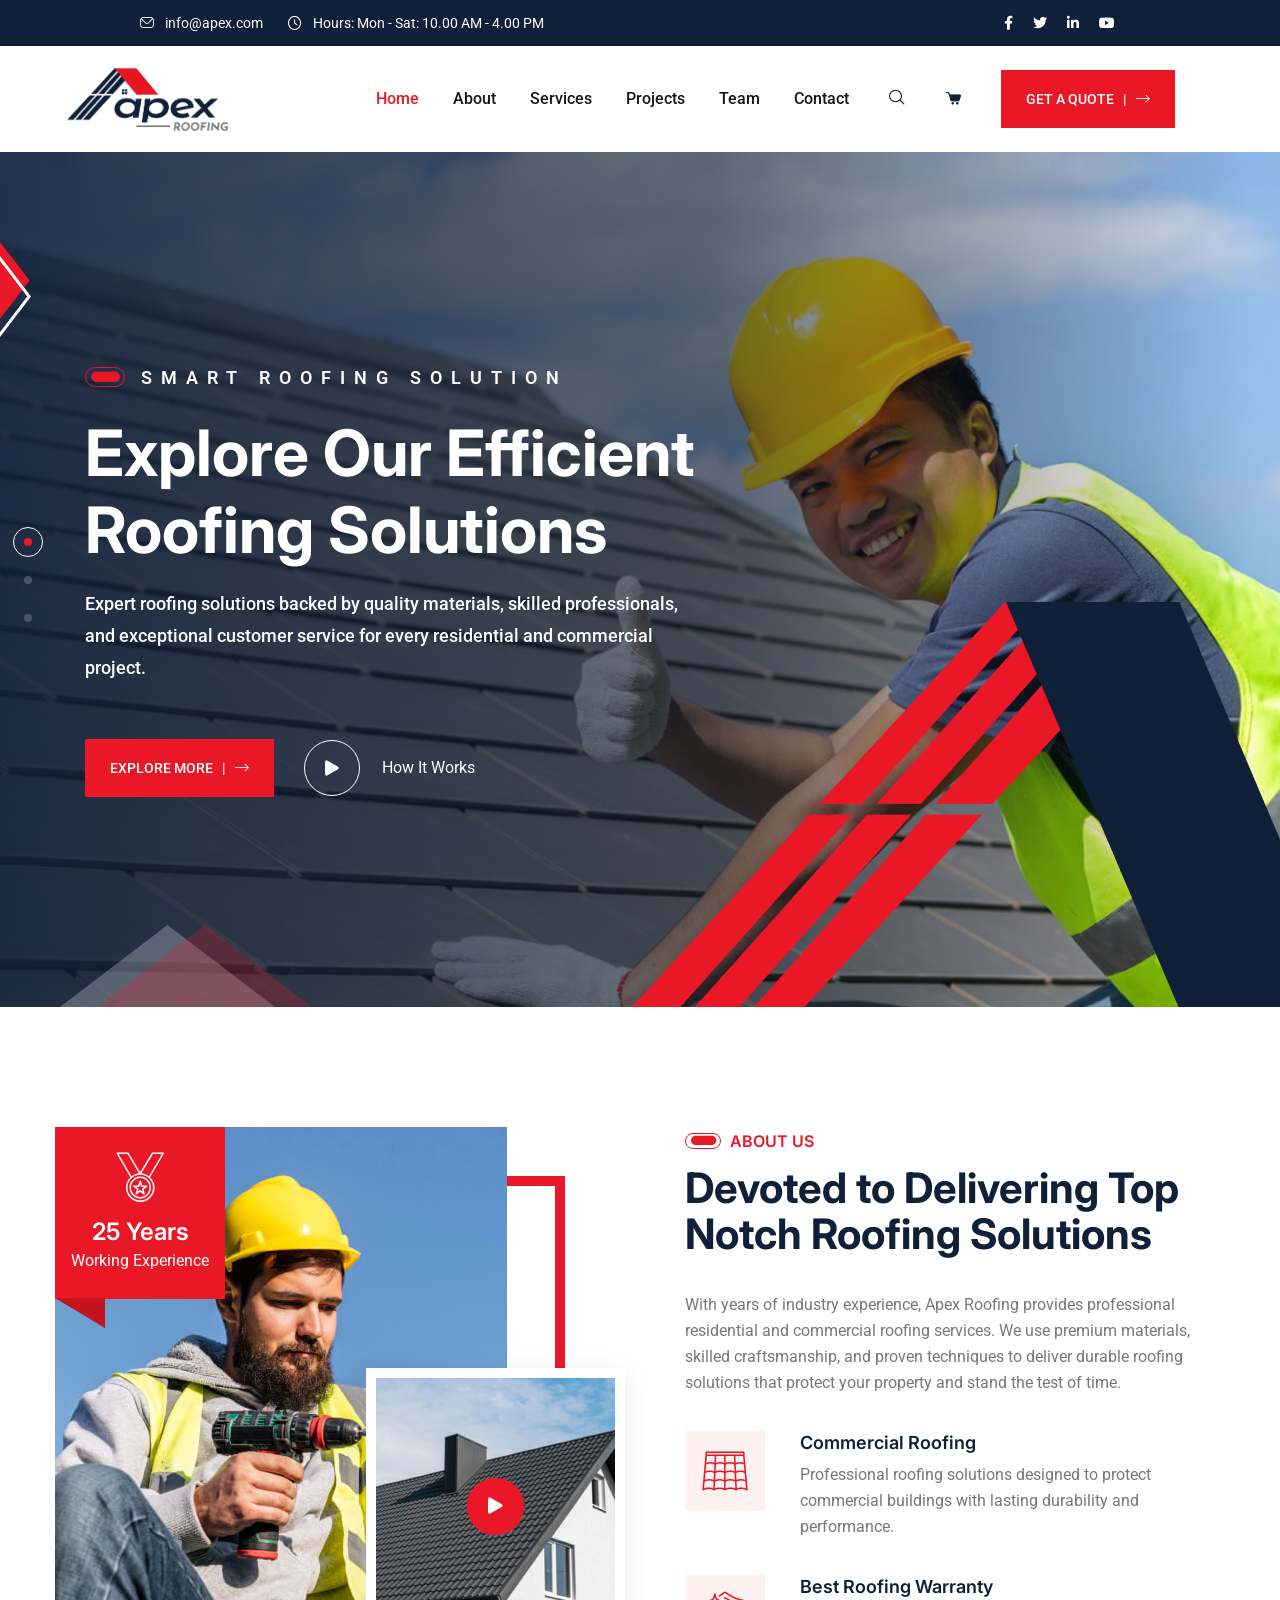
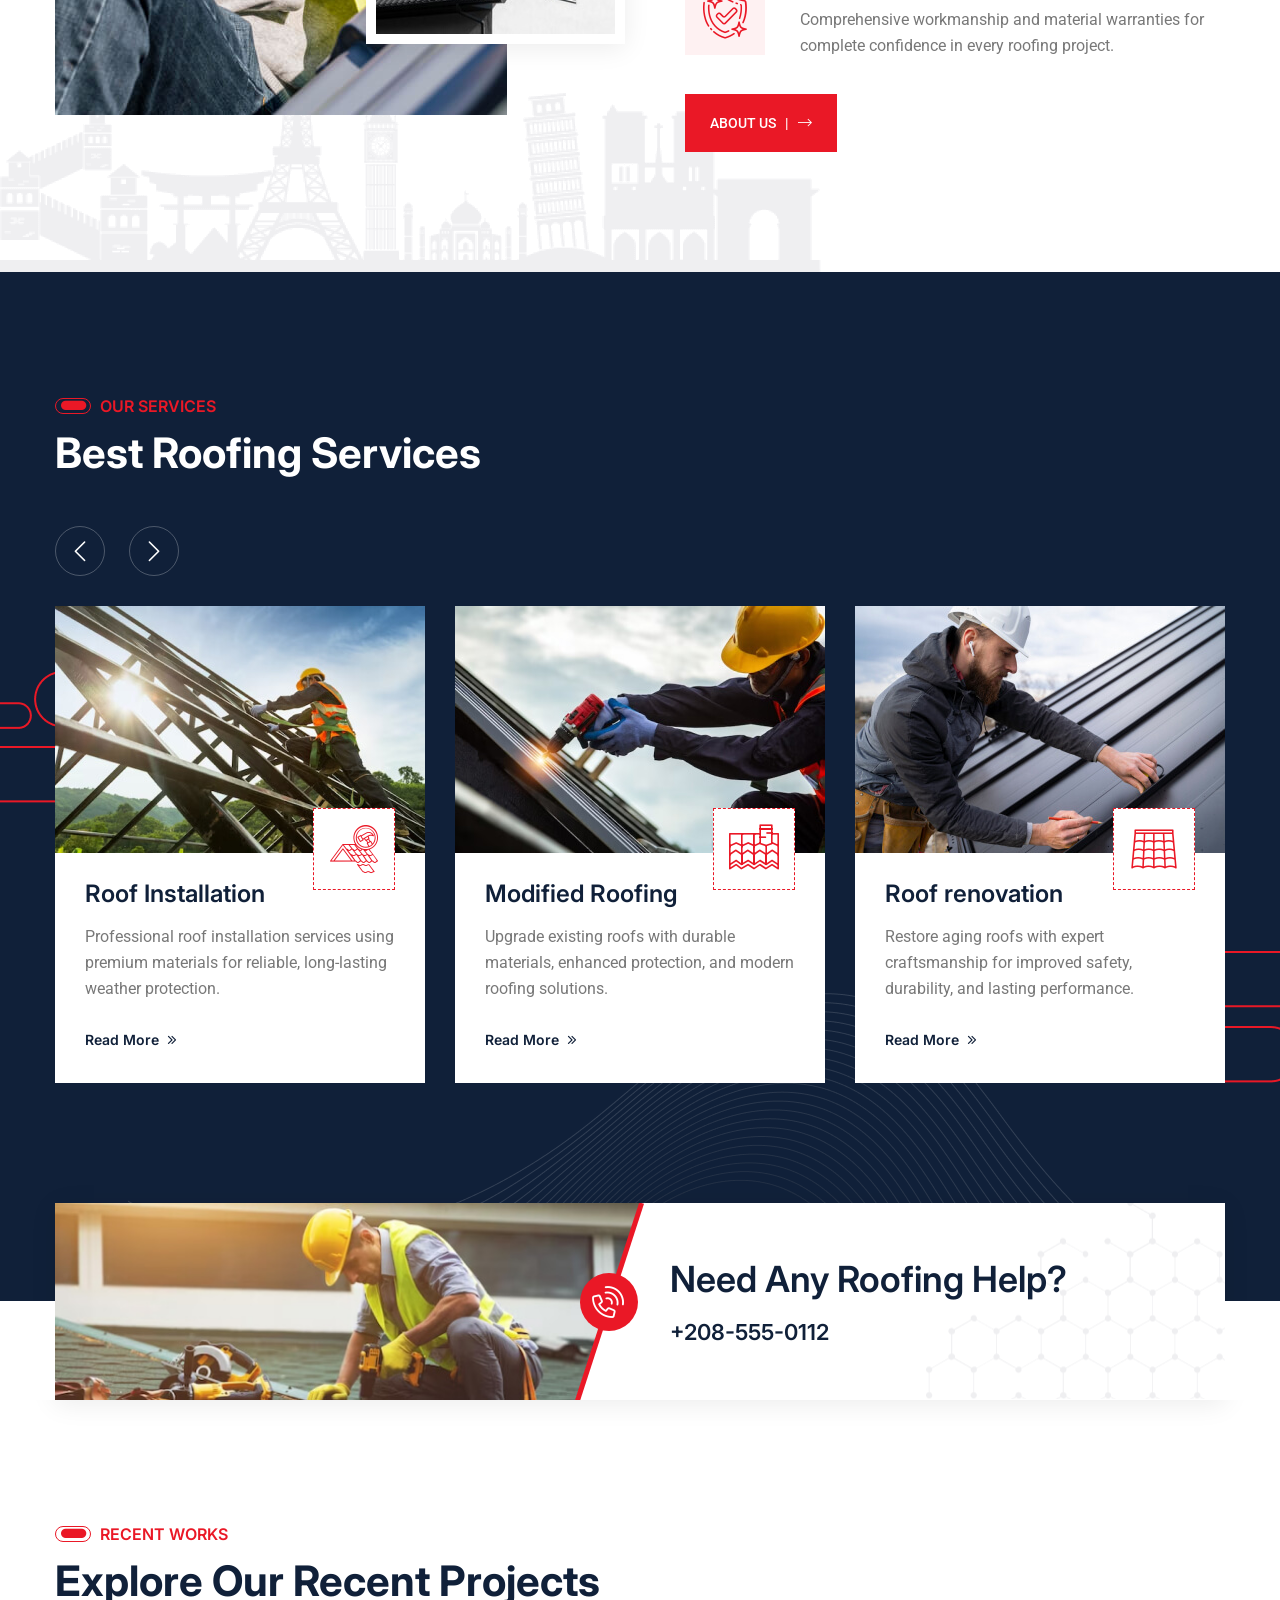
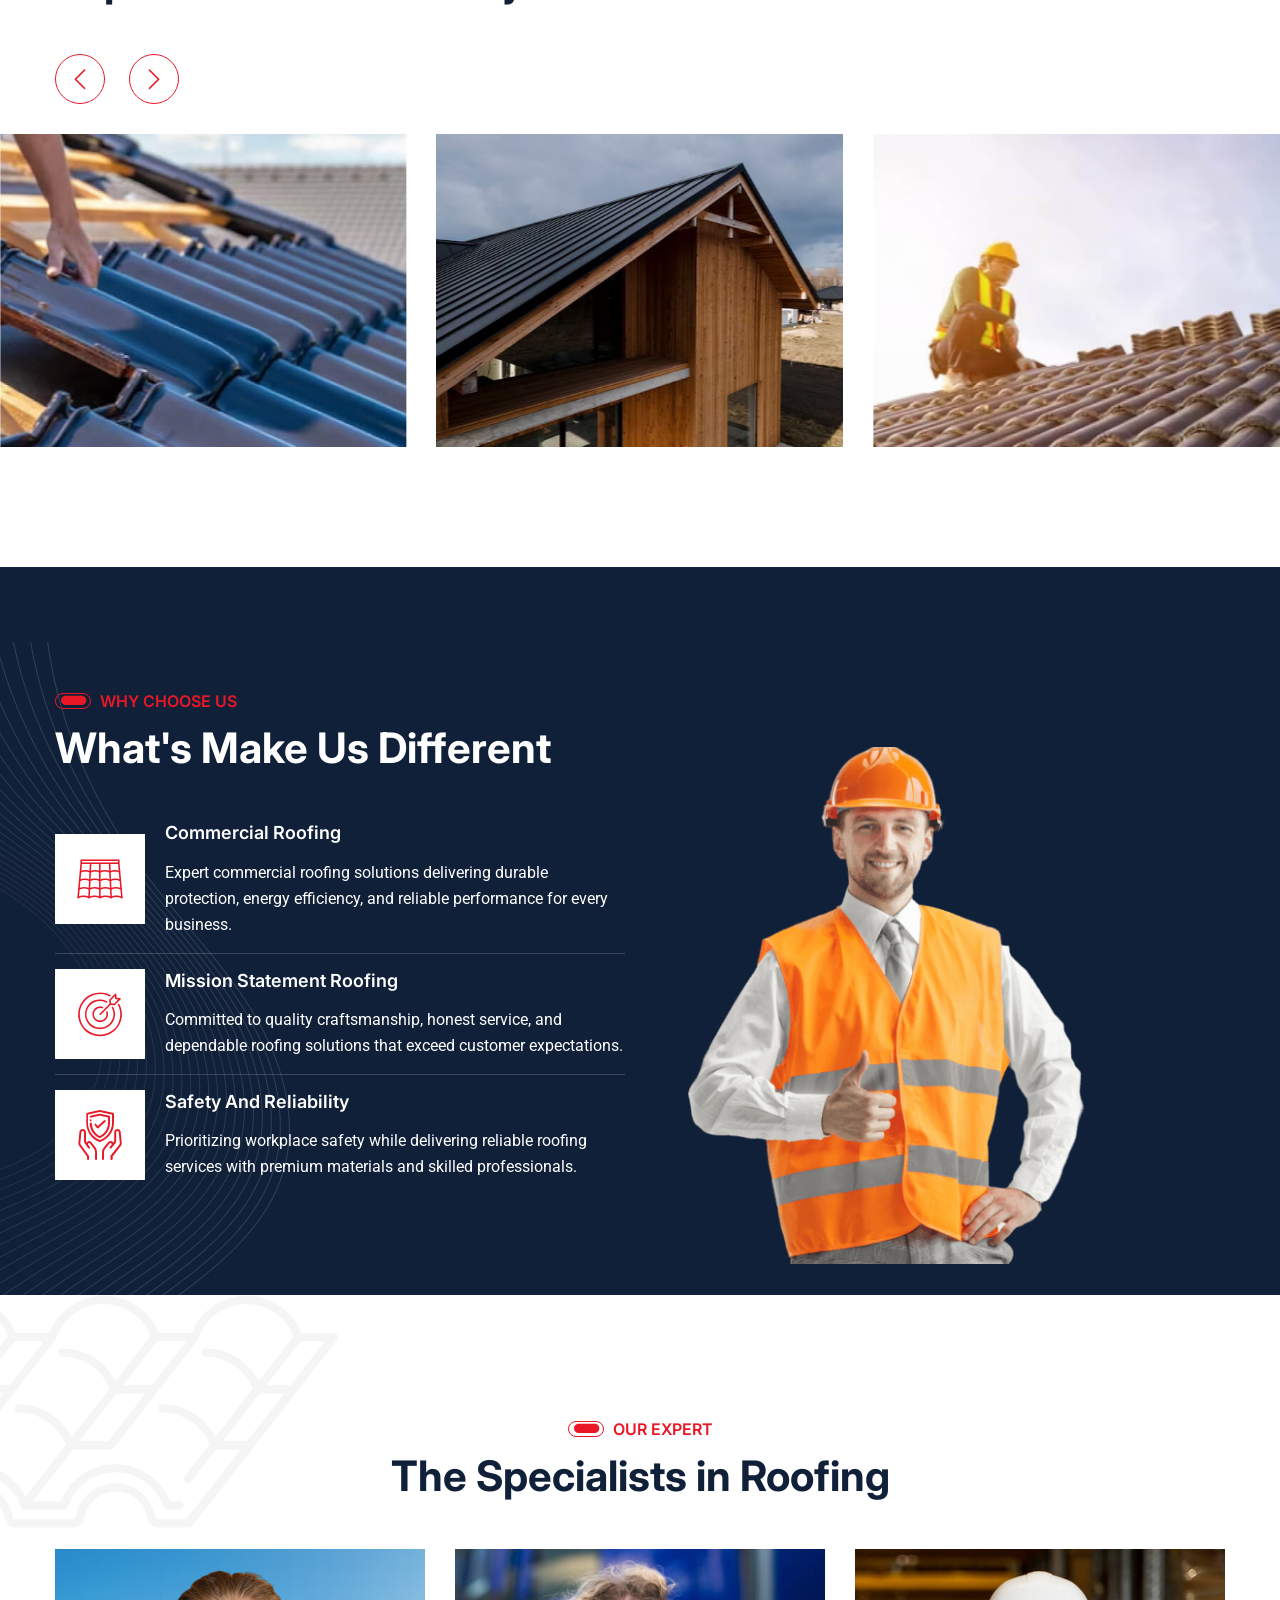
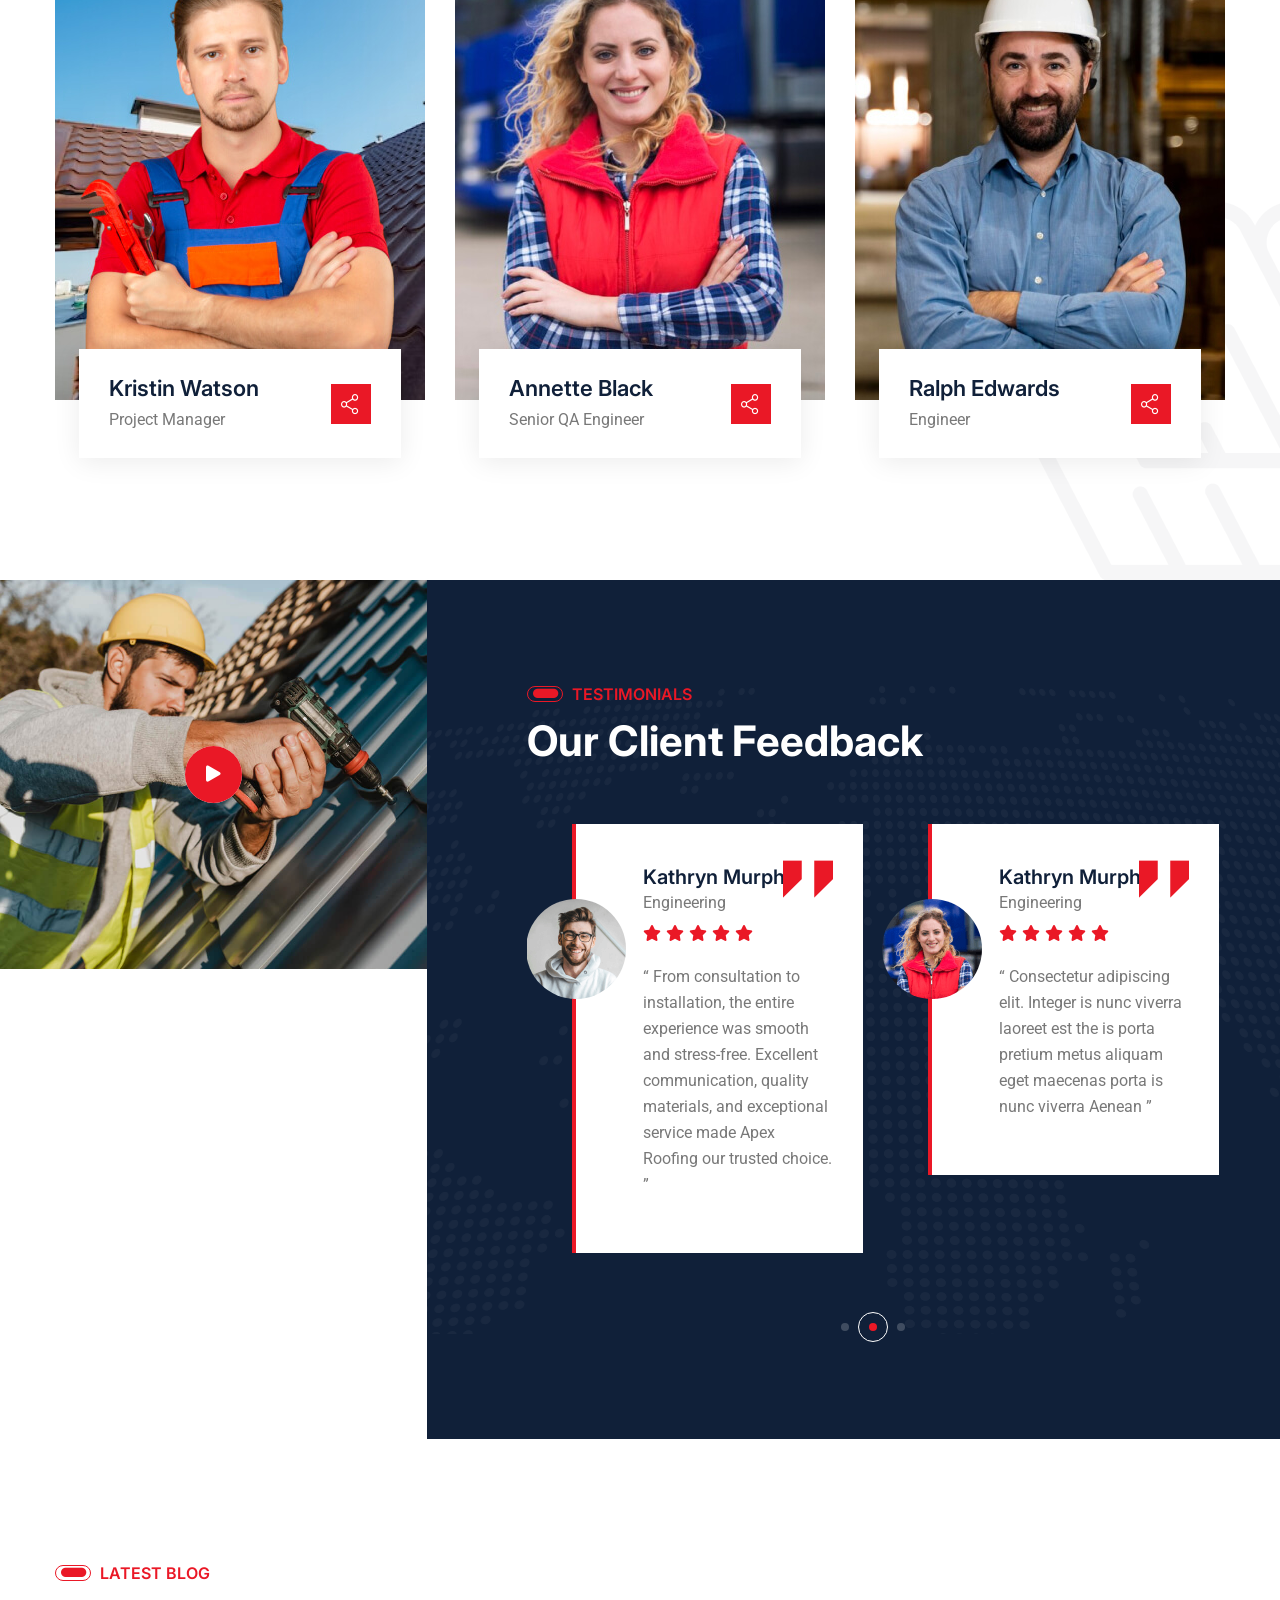
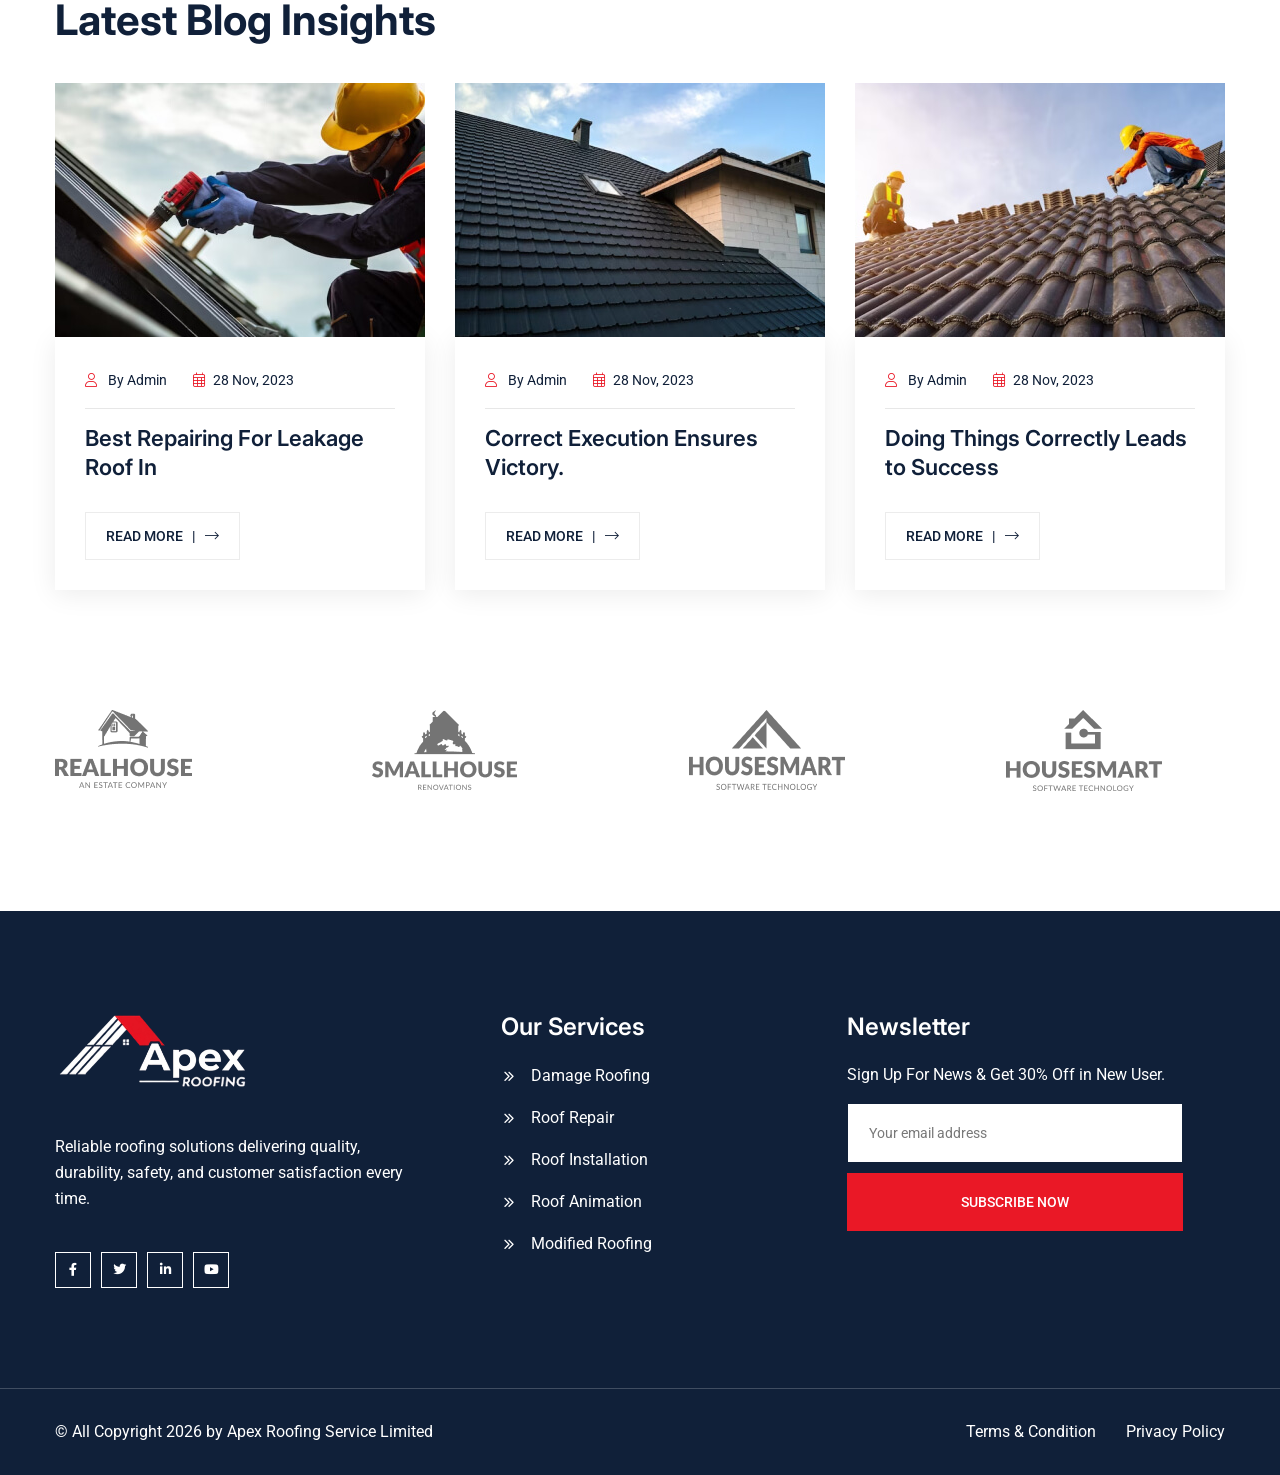
<file: index.html>
<!doctype html>
<html class="no-js" lang="zxx">


<head>
   <meta charset="utf-8">
   <meta http-equiv="x-ua-compatible" content="ie=edge">
   <title>Apex - Roofing Services</title>
   <meta name="description" content="">
   <meta name="viewport" content="width=device-width, initial-scale=1">

   <!-- Place favicon.ico in the root directory -->
   <link rel="shortcut icon" type="image/x-icon" href="assets/imgs/favicon.svg">
   <!-- CSS here -->
   <link rel="stylesheet" href="assets/css/bootstrap.min.css">
   <link rel="stylesheet" href="assets/css/meanmenu.min.css">
   <link rel="stylesheet" href="assets/css/animate.css">
   <link rel="stylesheet" href="assets/css/swiper.min.css">
   <link rel="stylesheet" href="assets/css/slick.css">
   <link rel="stylesheet" href="assets/css/magnific-popup.css">
   <link rel="stylesheet" href="assets/css/fontawesome-pro.css">
   <link rel="stylesheet" href="assets/css/icomoon.css">
   <link rel="stylesheet" href="assets/css/spacing.css">
   <link rel="stylesheet" href="assets/css/main.css">
</head>

<body>

   <!-- preloader start -->
   <div id="preloader">
      <div class="bd-loader-inner">
         <div class="bd-loader">
            <span class="bd-loader-item"></span>
            <span class="bd-loader-item"></span>
            <span class="bd-loader-item"></span>
            <span class="bd-loader-item"></span>
            <span class="bd-loader-item"></span>
            <span class="bd-loader-item"></span>
            <span class="bd-loader-item"></span>
            <span class="bd-loader-item"></span>
         </div>
      </div>
   </div>
   <!-- preloader start -->

   <!-- Back to top start -->
   <div class="backtotop-wrap cursor-pointer">
      <svg class="backtotop-circle svg-content" width="100%" height="100%" viewBox="-1 -1 102 102">
         <path d="M50,1 a49,49 0 0,1 0,98 a49,49 0 0,1 0,-98" />
      </svg>
   </div>
   <!-- Back to top end -->

   <!-- search area start -->
   <div class="df-search-area">
      <div class="container">
         <div class="row">
            <div class="col-xl-12">
               <div class="df-search-form">
                  <div class="df-search-close text-center mb-20">
                     <button class="df-search-close-btn df-search-close-btn"></button>
                  </div>
                  <form action="#">
                     <div class="df-search-input mb-10">
                        <input type="text" placeholder="Search here...">
                        <button type="submit"><i class="icon-search"></i></button>
                     </div>
                     <div class="df-search-category">
                        <span>Search by : </span>
                        <a href="#">Modified Roofing , </a>
                        <a href="#">Roof Installation, </a>
                        <a href="#">Roof Cornering, </a>
                        <a href="#">Roof Renovation </a>
                     </div>
                  </form>
               </div>
            </div>
         </div>
      </div>
   </div>
   <div class="body-overlay"></div>
   <!-- search area end -->

   <!-- Offcanvas area start -->
   <div class="fix">
      <div class="offcanvas__info">
         <div class="offcanvas__wrapper">
            <div class="offcanvas__content">
               <div class="offcanvas__top mb-40 d-flex justify-content-between align-items-center">
                  <div class="offcanvas__logo">
                     <a href="dashboard.html">
                        <img src="assets/imgs/logo/logo.png" alt="Header Logo">
                     </a>
                  </div>
                  <div class="offcanvas__close">
                     <button>
                        <i class="fal fa-times"></i>
                     </button>
                  </div>
               </div>
               <div class="offcanvas__search mb-25">
                  <p class="text-white">Lorem ipsum dolor sit amet consectetur adipisicing elit. Voluptatum maxime accusamus corrupti natus obcaecati vitae dignissimos, id officiis similique eos.</p>
               </div>
               <div class="mobile-menu fix mb-40"></div>
               <div class="offcanvas__contact mt-30 mb-20">
                  <h4>Contact Info</h4>
                  <ul>
                     <li class="d-flex align-items-center">
                        <div class="offcanvas__contact-icon mr-15">
                           <i class="fal fa-map-marker-alt"></i>
                        </div>
                        <div class="offcanvas__contact-text">
                           <a target="_blank"
                              href="#">31 Park End St, Brockhampton, UK</a>
                        </div>
                     </li>
                     <li class="d-flex align-items-center">
                        <div class="offcanvas__contact-icon mr-15">
                           <i class="far fa-phone"></i>
                        </div>
                        <div class="offcanvas__contact-text">
                           <a href="tel:+00112233665">+00112233665</a>
                        </div>
                     </li>
                     <li class="d-flex align-items-center">
                        <div class="offcanvas__contact-icon mr-15">
                           <i class="fal fa-envelope"></i>
                        </div>
                        <div class="offcanvas__contact-text">
                           <a href="tel:+012-345-6789"><span class="mailto:support@example.com">support@example.com</span></a>
                        </div>
                     </li>
                  </ul>
               </div>
               <div class="offcanvas__social">
                  <ul>
                     <li><a href="#"><i class="fab fa-facebook-f"></i></a></li>
                     <li><a href="#"><i class="fab fa-twitter"></i></a></li>
                     <li><a href="#"><i class="fab fa-youtube"></i></a></li>
                     <li><a href="#"><i class="fab fa-linkedin"></i></a></li>
                  </ul>
               </div>
            </div>
         </div>
      </div>
   </div>
   <div class="offcanvas__overlay"></div>
   <div class="offcanvas__overlay-white"></div>
   <!-- Offcanvas area start -->

   <!-- Header area start -->
   <header>
      <div class="container-fluid bg-color-1">
         <div class="header-top">
            <div class="header-top-contact-info">
               <span class="email p-relative"><a href="mailto:info@apex.com">info@apex.com</a></span>
               <span class="time p-relative">Hours: Mon - Sat: 10.00 AM - 4.00 PM</span>
            </div>
            <div class="header-top-socials">
               <span><a href="#"><i class="fab fa-facebook-f"></i></a></span>
               <span><a href="#"><i class="fab fa-twitter"></i></a></span>
               <span><a href="#"><i class="fab fa-linkedin-in"></i></a></span>
               <span><a href="#"><i class="fab fa-youtube"></i></a></span>
            </div>
         </div>
      </div>
      <div id="header-sticky" class="header-area">
         <div class="large-container">
            <div class="mega-menu-wrapper">
               <div class="header-main">
                  <div class="header-left">
                     <div class="header-logo">
                        <a href="index.html">
                           <img src="assets/imgs/logo/logo.png" alt="header logo">
                        </a>
                     </div>                     
                  </div>                  
                  <div class="header-right d-flex justify-content-end">
                     <div class="mean__menu-wrapper d-none d-lg-block">
                        <div class="main-menu">
                           <nav id="mobile-menu">
                              <ul>
                                 <li class="has-dropdown active">
                                    <a href="index.html">Home</a>
                                 </li>  
                                 <li>
                                    <a href="about.html">About</a>
                                 </li>  
                                 <li>
                                    <a href="services.html">Services</a>
                                 </li>
                                 <li>
                                    <a href="projects.html">Projects</a>
                                 </li>
                                 <li>
                                    <a href="team.html">Team</a>
                                 </li>
                                 <li>
                                    <a href="contact.html">Contact</a>
                                 </li>
                              </ul>
                           </nav>
                           <!-- for wp -->
                           <div class="header__hamburger ml-50 d-none">
                              <button type="button" class="hamburger-btn offcanvas-open-btn">
                                 <span>01</span>
                                 <span>01</span>
                                 <span>01</span>
                              </button>
                           </div>
                        </div>
                     </div>
                     <div class="search-toggle-open header-search my-auto">
                        <div class="search-icon">
                           <i class="icon-search"></i>
                        </div>
                     </div>
                     <div class="header-shopping-cart my-auto">
                        <div class="cart-icon">
                           <a href="#"><i class="icon-shopping-cart"></i></a>
                        </div>
                     </div>
                     <div class="header-action d-none d-xl-inline-flex gap-5">
                        <div class="header-link">
                           <a class="primary-btn-1 btn-hover" href="contact.html">
                              GET A QUOTE &nbsp; | <i class="icon-right-arrow"></i>
                              <span style="top: 147.172px; left: 108.5px;"></span>
                           </a>
                        </div>
                     </div>
                     <div class="header-action">
                        <div class="header-link-1">
                          <div class="icon">
                           <i class="fal fa-phone-volume"></i>
                          </div>
                          <div class="content">
                           <span>Call Us Now</span>
                              <h6><a href="tel:2085550112">+208-555-0112</a></h6>
                          </div>
                        </div>
                     </div>
                     <div class="header__hamburger d-xl-none my-auto">
                        <div class="sidebar__toggle">
                           <a class="bar-icon" href="javascript:void(0)">
                              <i class="fa-light fa-bars-sort"></i>
                           </a>
                        </div>
                     </div>
                  </div>
               </div>
            </div>
         </div>
      </div>
   </header>
   <!-- Header area end --> 


 <main>
   
 <!-- Banner area start --> 
<section class="banner-section p-relative fix">
   <div class="swiper banner-active">
      <div class="swiper-wrapper">
         <!-- block -->
         <div class="swiper-slide"> 
            <div class="banner-main" data-background="assets/imgs/banner/banner-1.jpg">
               <div class="large-container">               
                  <div class="banner-area p-relative z-3 wow img-custom-anim-left animated" data-wow-delay="1500ms">
                     <span class="p-relative banner-sub-title">Smart Roofing Solution</span>
                     <h1 class="banner-title">Explore Our Efficient Roofing Solutions</h1>
                     <p class="banner-text">Expert roofing solutions backed by quality materials, skilled professionals, and exceptional customer service for every residential and commercial project.</p>
                     <div class="banner-btn-area">
                        <a class="primary-btn-1 btn-hover" href="services.html">
                           eXPLORE mORE &nbsp; | <i class="icon-right-arrow"></i>
                           <span style="top: 147.172px; left: 108.5px;"></span>
                        </a>
                        <a href="https://www.youtube.com/watch?v=eEzD-Y97ges" class="play-btn popup-video">
                           <div class="icon-1">
                              <i class="icon-play"></i>
                           </div>
                           <span>How It Works</span>
                        </a>
                     </div>
                  </div>        
               </div>
            </div>
            <div class="banner-shape-area">
               <div class="shape-1" data-background="assets/imgs/shapes/shape-1.png"></div>
               <div class="shape-2" data-background="assets/imgs/shapes/shape-2.png"></div>
               <div class="shape-3" data-background="assets/imgs/shapes/shape-3.png"></div>
               <div class="shape-4" data-background="assets/imgs/shapes/shape-4.png"></div>
               <div class="shape-5" data-background="assets/imgs/shapes/shape-5.png"></div>
            </div> 
         </div>                
         <!-- block -->
         <div class="swiper-slide"> 
            <div class="banner-main" data-background="assets/imgs/banner/banner-2.jpg">
               <div class="large-container">               
                  <div class="banner-area p-relative z-3 wow img-custom-anim-left animated" data-wow-delay="2500ms">
                     <span class="p-relative banner-sub-title">Built to Protect.</span>
                     <h1 class="banner-title">Explore Our Efficient Roofing Solutions</h1>
                     <p class="banner-text">Expert roofing solutions backed by quality materials, skilled professionals, and exceptional customer service for every residential and commercial project.</p>
                     <div class="banner-btn-area">
                        <a class="primary-btn-1 btn-hover" href="services.html">
                           eXPLORE mORE &nbsp; | <i class="icon-right-arrow"></i>
                           <span style="top: 147.172px; left: 108.5px;"></span>
                        </a>
                        <a href="https://www.youtube.com/watch?v=eEzD-Y97ges" class="play-btn popup-video">
                           <div class="icon-1">
                              <i class="icon-play"></i>
                           </div>
                           <span>How It Works</span>
                        </a>
                     </div>
                  </div>        
               </div>
            </div>
            <div class="banner-shape-area">
               <div class="shape-1" data-background="assets/imgs/shapes/shape-1.png"></div>
               <div class="shape-2" data-background="assets/imgs/shapes/shape-2.png"></div>
               <div class="shape-3" data-background="assets/imgs/shapes/shape-3.png"></div>
               <div class="shape-4" data-background="assets/imgs/shapes/shape-4.png"></div>
               <div class="shape-5" data-background="assets/imgs/shapes/shape-5.png"></div>
            </div> 
         </div>                
         <!-- block -->
         <div class="swiper-slide"> 
            <div class="banner-main" data-background="assets/imgs/banner/banner-1.jpg">
               <div class="large-container">               
                  <div class="banner-area p-relative z-3 wow img-custom-anim-left animated" data-wow-delay="3000ms">
                     <span class="p-relative banner-sub-title">Smart Roofing Solution</span>
                     <h1 class="banner-title">Explore Our Efficient Roofing Solutions</h1>
                     <p class="banner-text">We denounce with righteous indignation and dislike men who are so beguiled and demoralized by the charms of pleasure.</p>
                     <div class="banner-btn-area">
                        <a class="primary-btn-1 btn-hover" href="services.html">
                           eXPLORE mORE &nbsp; | <i class="icon-right-arrow"></i>
                           <span style="top: 147.172px; left: 108.5px;"></span>
                        </a>
                        <a href="https://www.youtube.com/watch?v=eEzD-Y97ges" class="play-btn popup-video">
                           <div class="icon-1">
                              <i class="icon-play"></i>
                           </div>
                           <span>How It Works</span>
                        </a>
                     </div>
                  </div>        
               </div>
            </div>
            <div class="banner-shape-area">
               <div class="shape-1" data-background="assets/imgs/shapes/shape-1.png"></div>
               <div class="shape-2" data-background="assets/imgs/shapes/shape-2.png"></div>
               <div class="shape-3" data-background="assets/imgs/shapes/shape-3.png"></div>
               <div class="shape-4" data-background="assets/imgs/shapes/shape-4.png"></div>
               <div class="shape-5" data-background="assets/imgs/shapes/shape-5.png"></div>
            </div> 
         </div>   
         <!-- block -->          
      </div>
   </div>   
     <!-- If we need pagination -->
   <div class="banner-dot-inner">
      <div class="banner-dot"></div>
   </div>
</section>
 <!-- Banner area end --> 

 <!-- About us area start --> 

<section class="about-us-section section-space p-relative">
   <div class="shape-area">
      <div class="shape-1" data-background="assets/imgs/bg/bg-shape-1.png"></div>
      <div class="shape-2 quote-animation" data-background="assets/imgs/shapes/shape-7.png"></div>
      <div class="shape-3 quote-animation" data-background="assets/imgs/shapes/shape-8.png"></div>
   </div>
   <div class="small-container">
      <div class="row g-4">
         <div class="col-xxl-6 col-xl-6 col-lg-6">
            <!-- image area start -->
            <div class="about-us-image-area p-relative wow fadeInRight" data-wow-delay=".5s">
               <div class="border-shape" data-background="assets/imgs/shapes/shape-6.png"></div>
               <figure class="image-1">
                  <img src="assets/imgs/about/about-1.jpg" alt="">
               </figure>
               <div class="image-2-area">
                  <div class="image-2 p-relative">
                     <img src="assets/imgs/about/about-2.jpg" alt="">  
                     <div class="play-btn">
                        <div class="video_player_btn">
                           <a href="https://www.youtube.com/watch?v=eEzD-Y97ges" class="popup-video"><i class="icon-play"></i></a>
                       </div>
                     </div>                                 
                  </div>                  
               </div>
               <div class="working-area float-bob-y">
                 <div class="inner p-relative">
                     <div class="icon-box">
                        <i class="icon-prize"></i>
                        <h4><span class="counter">25</span> Years</h4>
                        <p>Working Experience</p>
                     </div>
                 </div>
               </div>
            </div>
            <!-- image area end -->
         </div>
         <div class="col-xxl-6 col-xl-6 col-lg-6">
            <!-- .content start -->
            <div class="about-us-content-area p-relative z-1 pl-30">
               <div class="title-box mb-35 wow fadeInLeft" data-wow-delay=".5s">
                  <span class="section-sub-title">About Us</span>
                  <h3 class="section-title mt-10">Devoted to Delivering Top Notch Roofing Solutions</h3>
               </div>
               <p class="mb-35 wow fadeInLeft" data-wow-delay=".5s">With years of industry experience, Apex Roofing provides professional residential and commercial roofing services. We use premium materials, skilled craftsmanship, and proven techniques to deliver durable roofing solutions that protect your property and stand the test of time.</p>
               <div class="icon-box mb-20 wow fadeInLeft" data-wow-delay=".8s">
                  <div class="icon">
                     <i class="icon-roof"></i>
                  </div>
                  <div class="content">
                     <h5><a href="about.html">Commercial Roofing</a></h5>
                     <p>Professional roofing solutions designed to protect commercial buildings with lasting durability and performance.</p>
                  </div>
               </div>
               <div class="icon-box mb-20 wow fadeInLeft" data-wow-delay=".9s">
                  <div class="icon">
                     <i class="icon-roof-9"></i>
                  </div>
                  <div class="content">
                     <h5><a href="about.html">Best Roofing Warranty</a></h5>
                     <p>Comprehensive workmanship and material warranties for complete confidence in every roofing project.</p>
                  </div>
               </div>
               <div class="about-btn-box wow fadeInLeft" data-wow-delay="1s">
                  <a class="primary-btn-1 btn-hover" href="about.html">
                     about us &nbsp; | <i class="icon-right-arrow"></i>
                     <span style="top: 147.172px; left: 108.5px;"></span>
                  </a>
               </div>
            </div>
            <!-- .content end -->
         </div>
      </div>
   </div>
</section>

 <!-- About us area end --> 

 <!-- Service Slider area start --> 
 <section class="service-slider-section section-space bg-color-1 p-relative">
   <div class="shape-1 float-bob-y" data-background="assets/imgs/shapes/shape-10.png"></div>
   <div class="shape-2 float-bob-y" data-background="assets/imgs/shapes/shape-9.png"></div>
   <div class="shape-3" data-background="assets/imgs/shapes/shape-11.png"></div>
   <div class="small-container">
      <div class="row">
         <div class="col-xxl-6">
            <div class="title-box mb-50 wow fadeInLeft" data-wow-delay=".5s">
               <span class="section-sub-title">Our SERVICES</span>
               <h3 class="section-title mt-10">Best Roofing Services</h3>
            </div>
         </div>
         <div class="col-xxl-6">
            <!-- If we need navigation buttons -->
            <div class="service_1_navigation__wrapprer position-relative z-1 text-end mt-30">
               <div class="common-slider-navigation">
                  <button class="service-1-button-prev"><i class="icon-arrow-left-angle"></i></button>
                  <button class="service-1-button-next"><i class="icon-arrow-right-angle"></i></button>
               </div>
            </div> 
         </div>
      </div>
      <div class="swiper service-active-1">
         <div class="swiper-wrapper">
            <!-- block -->
            <div class="swiper-slide"> 
               <div class="service-slider-area p-relative">
                  <figure class="image w-img">
                     <img src="assets/imgs/service/service-1.jpg" alt="">
                  </figure>
                  <div class="content">
                     <div class="icon-box">
                        <i class="icon-roof"></i>
                     </div>
                     <h4 class="mb-15"><a href="service-details.html">Roof renovation</a></h4>
                     <p class="mb-25">Restore aging roofs with expert craftsmanship for improved safety, durability, and lasting performance.</p>
                     <a href="service-details.html" class="service-btn">Read More <i class="icon-arrow-right-double"></i></a>
                  </div>
               </div>
            </div>
            <!-- block -->
            <div class="swiper-slide"> 
               <div class="service-slider-area p-relative">
                  <figure class="image w-img">
                     <img src="assets/imgs/service/service-2.jpg" alt="">
                  </figure>
                  <div class="content">
                     <div class="icon-box">
                        <i class="icon-roof-2"></i>
                     </div>
                     <h4 class="mb-15"><a href="service-details.html">Roof Installation</a></h4>
                     <p class="mb-25">Professional roof installation services using premium materials for reliable, long-lasting weather protection.</p>
                     <a href="service-details.html" class="service-btn">Read More <i class="icon-arrow-right-double"></i></a>
                  </div>
               </div>
            </div>
            <!-- block -->
            <div class="swiper-slide"> 
               <div class="service-slider-area p-relative">
                  <figure class="image w-img">
                     <img src="assets/imgs/service/service-3.jpg" alt="">
                  </figure>
                  <div class="content">
                     <div class="icon-box">
                        <i class="icon-roof-3"></i>
                     </div>
                     <h4 class="mb-15"><a href="service-details.html">Modified Roofing</a></h4>
                     <p class="mb-25">Upgrade existing roofs with durable materials, enhanced protection, and modern roofing solutions.</p>
                     <a href="service-details.html" class="service-btn">Read More <i class="icon-arrow-right-double"></i></a>
                  </div>
               </div>
            </div>
         </div>
      </div>
   </div>
 </section>
 <!-- Service Slider area end --> 

 <!-- Cta-1 area start --> 
 <section class="cta-1-section bg-color-1 p-relative wow fadeInDown" data-wow-delay=".5s">
   <div class="small-container">
      <div class="row g-0 box-shadow-1 fix">
         <div class="col-xxl-6 col-lg-6 bg-white">
            <figure class="image w-img">
               <img src="assets/imgs/resources/cta-1.jpg" alt="">
            </figure>
         </div>
         <div class="col-xxl-6 col-lg-6">
            <div class="content p-relative">
               <div class="shape-1" data-background="assets/imgs/shapes/shape-12.png"></div>
               <div class="icon-box">
                  <i class="fal fa-phone-volume"></i>
               </div>
               <h3 class="mb-15">Need Any Roofing Help?</h3>
               <h5><a href="tel:2085550112">+208-555-0112</a></h5>
            </div>
         </div>
      </div>
   </div>
 </section>
 <!-- Cta-1 area end --> 

 <!-- Project slider area start --> 
 <section class="project-slider-section section-space fix">
   <div class="small-container">
      <div class="row">
         <div class="col-xxl-6">
            <div class="title-box mb-50 wow fadeInLeft" data-wow-delay=".5s">
               <span class="section-sub-title">RECENT works</span>
               <h3 class="section-title mt-10">Explore Our Recent Projects</h3>
            </div>
         </div>
         <div class="col-xxl-6">
            <!-- If we need navigation buttons -->
            <div class="project_1_navigation__wrapprer position-relative z-1 text-end mt-30">
               <div class="common-slider-navigation">
                  <button class="project-1-button-prev"><i class="icon-arrow-left-angle"></i></button>
                  <button class="project-1-button-next"><i class="icon-arrow-right-angle"></i></button>
               </div>
            </div> 
         </div>
      </div>
   </div>
   <div class="swiper project-active-1">
      <div class="swiper-wrapper">
         <!-- block -->
         <div class="swiper-slide"> 
            <div class="project-slider-area p-relative">
               <figure class="image m-img">
                  <img src="assets/imgs/project/project-1.jpg" alt="">
               </figure>
               <div class="content-area">
                  <div class="title-area">
                     <h6 class="mb-5">Fixing roof</h6>
                     <h5><a href="project-details.html">Roof renovation</a></h5>
                  </div>
                  <div class="icon-area">
                     <a href="project-details.html"><i class="icon-arrow-up"></i></a>
                  </div>
               </div>
            </div>
         </div>
         <!-- block -->
         <div class="swiper-slide"> 
            <div class="project-slider-area p-relative">
               <figure class="image m-img">
                  <img src="assets/imgs/project/project-2.jpg" alt="">
               </figure>
               <div class="content-area">
                  <div class="title-area">
                     <h6 class="mb-5">Fixing roof</h6>
                     <h5><a href="project-details.html">Roof renovation</a></h5>
                  </div>
                  <div class="icon-area">
                     <a href="project-details.html"><i class="icon-arrow-up"></i></a>
                  </div>
               </div>
            </div>
         </div>
         <!-- block -->
         <div class="swiper-slide"> 
            <div class="project-slider-area p-relative">
               <figure class="image m-img">
                  <img src="assets/imgs/project/project-3.jpg" alt="">
               </figure>
               <div class="content-area">
                  <div class="title-area">
                     <h6 class="mb-5">Fixing roof</h6>
                     <h5><a href="project-details.html">Roof renovation</a></h5>
                  </div>
                  <div class="icon-area">
                     <a href="project-details.html"><i class="icon-arrow-up"></i></a>
                  </div>
               </div>
            </div>
         </div>
         <!-- block -->
         <div class="swiper-slide"> 
            <div class="project-slider-area p-relative">
               <figure class="image m-img">
                  <img src="assets/imgs/project/project-4.jpg" alt="">
               </figure>
               <div class="content-area">
                  <div class="title-area">
                     <h6 class="mb-5">Fixing roof</h6>
                     <h5><a href="project-details.html">Roof renovation</a></h5>
                  </div>
                  <div class="icon-area">
                     <a href="project-details.html"><i class="icon-arrow-up"></i></a>
                  </div>
               </div>
            </div>
         </div>
      </div>
   </div>
 </section>
 <!-- Project area end --> 

 <!-- Choose area start --> 
 <section class="choose-section bg-color-1 section-space-top p-relative">
   <div class="bg-image" data-background="assets/imgs/bg/choose-bg.png"></div>
   <div class="shape-image" data-background="assets/imgs/shapes/shape-15.png"></div>
   <div class="small-container">      
      <div class="row g-4">
         <div class="col-xxl-6 col-xl-6 col-lg-6 p-relative section-space-medium-bottom">
            <div class="title-box mb-50 wow fadeInLeft" data-wow-delay=".5s">
               <span class="section-sub-title">why choose us</span>
               <h3 class="section-title mt-10">What's Make Us Different</h3>
            </div>
             <!-- block -->
           <div class="choose-area-icon-box mb-15 wow fadeInRight" data-wow-delay=".5s">
               <div class="icon-box p-relative">
                  <i class="icon-roof-4"></i>
               </div>
               <div class="content">
                  <h5><a href="services.html">Commercial Roofing</a></h5>
                  <p>Expert commercial roofing solutions delivering durable protection, energy efficiency, and reliable performance for every business.</p>
               </div>
           </div>
           <hr>
            <!-- block -->
           <div class="choose-area-icon-box mb-15 wow fadeInRight" data-wow-delay=".7s">
               <div class="icon-box p-relative">
                  <i class="icon-target"></i>
               </div>
               <div class="content">
                  <h5><a href="services.html">Mission Statement Roofing</a></h5>
                  <p>Committed to quality craftsmanship, honest service, and dependable roofing solutions that exceed customer expectations.</p>
               </div>
           </div>
           <hr>
            <!-- block -->
           <div class="choose-area-icon-box mb-15 wow fadeInRight" data-wow-delay=".9s">
               <div class="icon-box p-relative">
                  <i class="icon-help"></i>
               </div>
               <div class="content">
                  <h5><a href="services.html">Safety And Reliability</a></h5>
                  <p>Prioritizing workplace safety while delivering reliable roofing services with premium materials and skilled professionals.</p>
               </div>
           </div>
           <hr>
            <!-- block -->
         </div>
         <div class="col-xxl-6 col-xl-6 col-lg-6 wow fadeInLeft" data-wow-delay="1.2s">
            <figure class="image m-img">
               <img src="assets/imgs/resources/choose-1.png" alt="">
            </figure>
         </div>
      </div>
   </div>
 </section>
 <!-- Choose area end --> 

 <!-- Team area start --> 
 <section class="team-section p-relative section-space">
   <div class="shape-1" data-background="assets/imgs/shapes/shape-13.png"></div>
   <div class="shape-2 float-bob-y" data-background="assets/imgs/shapes/shape-14.png"></div>
   <div class="small-container">
      <div class="title-box text-center mb-50 wow fadeInLeft" data-wow-delay=".5s">
         <span class="section-sub-title">OUR EXPERT</span>
         <h3 class="section-title mt-10">The Specialists in Roofing</h3>
      </div>
      <div class="row g-4">
         <!-- block -->
         <div class="col-xxl-4 col-xl-4 col-lg-4 col-md-6">
            <div class="team-area-box p-relative mb-60 wow fadeInLeft" data-wow-delay=".7s">
               <figure class="image w-img p-relative">
                  <img src="assets/imgs/team/team-1.jpg" alt="">
               </figure>
               <div class="content">
                  <div class="author-info">
                     <h5 class="mb-5"><a href="team-details.html">Kristin Watson</a></h5>
                     <span>Project Manager</span>
                  </div>
                  <div class="social-links p-relative">
                     <span><i class="icon-share"></i></span>
                     <ul>
                        <li><a href="#"><i class="fab fa-facebook-f"></i></a></li>
                        <li><a href="#"><i class="fab fa-linkedin-in"></i></a></li>
                        <li><a href="#"><i class="fab fa-instagram"></i></a></li>
                     </ul>
                  </div>
               </div>
            </div>
         </div>
         <!-- block -->
         <div class="col-xxl-4 col-xl-4 col-lg-4 col-md-6">
            <div class="team-area-box p-relative mb-60 wow fadeInDown" data-wow-delay=".9s">
               <figure class="image w-img p-relative">
                  <img src="assets/imgs/team/team-2.jpg" alt="">
               </figure>
               <div class="content">
                  <div class="author-info">
                     <h5 class="mb-5"><a href="team-details.html">Annette Black</a></h5>
                     <span>Senior QA Engineer </span>
                  </div>
                  <div class="social-links p-relative">
                     <span><i class="icon-share"></i></span>
                     <ul>
                        <li><a href="#"><i class="fab fa-facebook-f"></i></a></li>
                        <li><a href="#"><i class="fab fa-linkedin-in"></i></a></li>
                        <li><a href="#"><i class="fab fa-instagram"></i></a></li>
                     </ul>
                  </div>
               </div>
            </div>
         </div>
         <!-- block -->
         <div class="col-xxl-4 col-xl-4 col-lg-4 col-md-6">
            <div class="team-area-box p-relative mb-60 wow fadeInRight" data-wow-delay="1s">
               <figure class="image w-img p-relative">
                  <img src="assets/imgs/team/team-3.jpg" alt="">
               </figure>
               <div class="content">
                  <div class="author-info">
                     <h5 class="mb-5"><a href="team-details.html">Ralph Edwards</a></h5>
                     <span>Engineer</span>
                  </div>
                  <div class="social-links p-relative">
                     <span><i class="icon-share"></i></span>
                     <ul>
                        <li><a href="#"><i class="fab fa-facebook-f"></i></a></li>
                        <li><a href="#"><i class="fab fa-linkedin-in"></i></a></li>
                        <li><a href="#"><i class="fab fa-instagram"></i></a></li>
                     </ul>
                  </div>
               </div>
            </div>
         </div>
      </div>
   </div>
 </section>
 <!-- Team area end --> 


 <!-- testimonials two area start --> 
 <section class="testimonials-two-section fix">
   <div class="container-fluid g-0">
      <div class="row g-0">
         <div class="col-xxl-4 col-xl-4 col-lg-12">
            <div class="testimonials-video-area p-relative">
               <figure class="image w-img">
                  <img src="assets/imgs/resources/video-1.jpg" alt="">
               </figure>
               <div class="play-btn">
                  <div class="video_player_btn">
                     <a href="https://www.youtube.com/watch?v=eEzD-Y97ges" class="popup-video"><i class="icon-play"></i></a>
                 </div>
               </div>
            </div>
         </div>
         <div class="col-xxl-8 col-xl-8 col-lg-12">
            <div class="testimonials-two-area section-space-medium bg-color-1 p-relative">
               <div class="shape-1" data-background="assets/imgs/shapes/shape-36.png"></div>
               <div class="title-box wow fadeInLeft mb-60" data-wow-delay=".5s">
                  <span class="section-sub-title">Testimonials</span>
                  <h3 class="section-title mt-10">Our Client Feedback</h3>
               </div>
               <div class="swiper testimonial-active-2">
                  <div class="swiper-wrapper">
                     <!-- block -->
                     <div class="swiper-slide"> 
                        <div class="testimonials-two-box">
                           <div class="author-image">
                              <img src="assets/imgs/resources/testimonials-1.png" alt="">
                           </div>
                           <div class="icon-1">
                              <i class="icon-comma-double"></i>
                           </div>
                           <h4>Kathryn Murphy</h4>
                           <span>Engineering</span>
                           <ul class="ratings">
                              <li><i class="fa fa-star"></i></li>
                              <li><i class="fa fa-star"></i></li>
                              <li><i class="fa fa-star"></i></li>
                              <li><i class="fa fa-star"></i></li>
                              <li><i class="fa fa-star"></i></li>
                           </ul>
                           <p>“ Apex Roofing exceeded our expectations with outstanding workmanship and timely project completion. The team was professional, reliable, and ensured every detail was completed to the highest standard. ”</p>
                        </div>
                     </div>
                     <!-- block -->
                     <div class="swiper-slide"> 
                        <div class="testimonials-two-box">
                           <div class="author-image">
                              <img src="assets/imgs/resources/testimonials-2.png" alt="">
                           </div>
                           <div class="icon-1">
                              <i class="icon-comma-double"></i>
                           </div>
                           <h4>Kathryn Murphy</h4>
                           <span>Engineering</span>
                           <ul class="ratings">
                              <li><i class="fa fa-star"></i></li>
                              <li><i class="fa fa-star"></i></li>
                              <li><i class="fa fa-star"></i></li>
                              <li><i class="fa fa-star"></i></li>
                              <li><i class="fa fa-star"></i></li>
                           </ul>
                           <p>“ From consultation to installation, the entire experience was smooth and stress-free. Excellent communication, quality materials, and exceptional service made Apex Roofing our trusted choice. ”</p>
                        </div>
                     </div>
                     <!-- block -->
                     <div class="swiper-slide"> 
                        <div class="testimonials-two-box">
                           <div class="author-image">
                              <img src="assets/imgs/resources/testimonials-1.png" alt="">
                           </div>
                           <div class="icon-1">
                              <i class="icon-comma-double"></i>
                           </div>
                           <h4>Kathryn Murphy</h4>
                           <span>Engineering</span>
                           <ul class="ratings">
                              <li><i class="fa fa-star"></i></li>
                              <li><i class="fa fa-star"></i></li>
                              <li><i class="fa fa-star"></i></li>
                              <li><i class="fa fa-star"></i></li>
                              <li><i class="fa fa-star"></i></li>
                           </ul>
                           <p>“ Consectetur adipiscing elit. Integer is nunc viverra laoreet est the is porta pretium metus aliquam eget maecenas porta is nunc viverra Aenean ”</p>
                        </div>
                     </div>
                  </div>
               </div>
               <!-- If we need pagination -->
               <div class="testimonial-dot-inner text-center mt-60">
                  <div class="testimonial-swiper-dot"></div>
               </div>
            </div>
         </div>
      </div>
   </div>
 </section>
 <!-- testimonials two area end --> 


  <!-- Blog area start --> 
  <section class="blog-section-one section-space">
   <div class="small-container">
      <div class="title-box mb-40 wow fadeInLeft" data-wow-delay=".5s">
         <span class="section-sub-title">LATEST blog</span>
         <h3 class="section-title mt-10">Latest Blog Insights</h3>
      </div>
      <div class="row g-4">
         <!-- block -->
         <div class="col-xxl-4 col-xl-4 col-lg-6">
            <div class="blog-style-one">
               <a class="blog-image w-img" href="blog-details.html">
                  <img src="assets/imgs/blog/blog-1.jpg" alt="">
               </a>
               <div class="blog-content">
                  <div class="post-meta">
                     <span class="p-relative"><a href="blog-details.html"><i class="fal fa-user"></i> By Admin</a></span>
                     <span class="p-relative"><a href="blog-details.html"><i class="fal fa-calendar-alt"></i>28 Nov, 2023</a></span>
                  </div>
                  <hr>
                  <h5 class="blog-title mb-30"><a href="blog-details.html">Best Repairing For Leakage Roof In</a></h5>
                  <div class="blog-link">
                     <a class="primary-btn-5 btn-hover" href="blog-details.html">
                        Read MORE &nbsp; | <i class="icon-right-arrow"></i>
                        <span style="top: 147.172px; left: 108.5px;"></span>
                     </a>
                  </div>
               </div>
            </div>
         </div>
         <!-- block -->
         <!-- block -->
         <div class="col-xxl-4 col-xl-4 col-lg-6">
            <div class="blog-style-one">
               <a class="blog-image w-img" href="blog-details.html">
                  <img src="assets/imgs/blog/blog-2.jpg" alt="">
               </a>
               <div class="blog-content">
                  <div class="post-meta">
                     <span class="p-relative"><a href="blog-details.html"><i class="fal fa-user"></i> By Admin</a></span>
                     <span class="p-relative"><a href="blog-details.html"><i class="fal fa-calendar-alt"></i>28 Nov, 2023</a></span>
                  </div>
                  <hr>
                  <h5 class="blog-title mb-30"><a href="blog-details.html">Correct Execution Ensures Victory.</a></h5>
                  <div class="blog-link">
                     <a class="primary-btn-5 btn-hover" href="blog-details.html">
                        Read MORE &nbsp; | <i class="icon-right-arrow"></i>
                        <span style="top: 147.172px; left: 108.5px;"></span>
                     </a>
                  </div>
               </div>
            </div>
         </div>
         <!-- block -->
         <!-- block -->
         <div class="col-xxl-4 col-xl-4 col-lg-6">
            <div class="blog-style-one">
               <a class="blog-image w-img" href="blog-details.html">
                  <img src="assets/imgs/blog/blog-3.jpg" alt="">
               </a>
               <div class="blog-content">
                  <div class="post-meta">
                     <span class="p-relative"><a href="blog-details.html"><i class="fal fa-user"></i> By Admin</a></span>
                     <span class="p-relative"><a href="blog-details.html"><i class="fal fa-calendar-alt"></i>28 Nov, 2023</a></span>
                  </div>
                  <hr>
                  <h5 class="blog-title mb-30"><a href="blog-details.html">Doing Things Correctly Leads to Success</a></h5>
                  <div class="blog-link">
                     <a class="primary-btn-5 btn-hover" href="blog-details.html">
                        Read MORE &nbsp; | <i class="icon-right-arrow"></i>
                        <span style="top: 147.172px; left: 108.5px;"></span>
                     </a>
                  </div>
               </div>
            </div>
         </div>
         <!-- block -->
      </div>
   </div>
  </section>
  <!-- Blog area end --> 


  <!-- Brand area start --> 
<div class="brand-section section-space-bottom">
   <div class="small-container">
      <div class="swiper brand-active">
         <div class="swiper-wrapper">
            <!-- block -->
            <div class="swiper-slide"> 
               <span><a href="#"><img src="assets/imgs/resources/brand-1.png" alt=""></a></span>
            </div>
            <!-- block -->
            <div class="swiper-slide"> 
               <span><a href="#"><img src="assets/imgs/resources/brand-2.png" alt=""></a></span>
            </div>
            <!-- block -->
            <div class="swiper-slide"> 
               <span><a href="#"><img src="assets/imgs/resources/brand-3.png" alt=""></a></span>
            </div>
            <!-- block -->
            <div class="swiper-slide"> 
               <span><a href="#"><img src="assets/imgs/resources/brand-4.png" alt=""></a></span>
            </div>
            <!-- block -->
            <div class="swiper-slide"> 
               <span><a href="#"><img src="assets/imgs/resources/brand-1.png" alt=""></a></span>
            </div>
         </div>
      </div>
   </div>
</div>
  <!-- Brand area end --> 

 </main>
     

   <!-- Footer area start -->
   <footer>
      <div class="footer-main bg-color-1">
         <div class="footer-top section-space-medium">
            <div class="small-container">
               <div class="row g-4">
                  <div class="col-xxl-3 col-xl-3 col-lg-3 col-md-6">
                     <div class="footer-widget-1">
                        <figure class="image">
                           <img style="width:200px;" src="assets/imgs/logo/logowhite.png" alt="">
                        </figure>
                        <p class="mt-40 mb-40">
                           Reliable roofing solutions delivering quality, durability, safety, and customer satisfaction every time.
                        </p>
                        <div class="footer-socials">
                           <span><a href="#"><i class="fab fa-facebook-f"></i></a></span>
                           <span><a href="#"><i class="fab fa-twitter"></i></a></span>
                           <span><a href="#"><i class="fab fa-linkedin-in"></i></a></span>
                           <span><a href="#"><i class="fab fa-youtube"></i></a></span>
                        </div>
                     </div>
                  </div>
                  <div class="col-xxl-3 col-xl-3 col-lg-3 col-md-6">
                     <div class="footer-widget-2 pl-50">
                        <h4 class="mb-20 footer-title">Our Services</h4>
                        <ul class="service-list">
                           <li><a href="service-details.html">Damage Roofing</a></li>
                           <li><a href="service-details.html">Roof Repair</a></li>
                           <li><a href="service-details.html">Roof Installation</a></li>
                           <li><a href="service-details.html">Roof Animation</a></li>
                           <li><a href="service-details.html">Modified Roofing</a></li>
                        </ul>
                     </div>
                  </div>
                  <div class="col-xxl-3 col-xl-3 col-lg-3 col-md-6">
                     <div class="footer-widget-4 pr-30">
                        <h4 class="mb-20 footer-title">Newsletter</h4>
                        <p>Sign Up For News & Get 30% Off
                           in New User.</p>
                         <div class="footer-subscribe">
                           <form action="#">
                              <input type="email" name="email" placeholder="Your email address" required>
                              <button  type="submit" class="primary-btn-1 btn-hover">
                                 SUBSCRIBE NOW
                                 <span style="top: 147.172px; left: 108.5px;"></span>
                              </button>
                           </form>
                         </div>  
                     </div>
                  </div>
               </div>
            </div>
         </div>
         <div class="small-container">
            <div class="footer-bottom pt-30 pb-30">
               <div class="left-area">
                  <span>© All Copyright 2026 by <a href="#">Apex Roofing Service Limited</a></span>
               </div>
               <div class="right-area">
                  <span><a href="#">Terms & Condition</a></span>
                  <span><a href="#">Privacy Policy</a></span>
               </div>
            </div> 
         </div>     
      </div>
   </footer>
   <!-- Footer area end -->
   

   <!-- JS here -->
   <script src="assets/js/jquery-3.6.0.min.js"></script>
   <script src="assets/js/waypoints.min.js"></script>
   <script src="assets/js/bootstrap.bundle.min.js"></script>
   <script src="assets/js/meanmenu.min.js"></script>
   <script src="assets/js/swiper.min.js"></script>
   <script src="assets/js/slick.min.js"></script>
   <script src="assets/js/magnific-popup.min.js"></script>
   <script src="assets/js/counterup.js"></script>
   <script src="assets/js/wow.js"></script>
   <script src="assets/js/main.js"></script>

</body>



</html>
</file>
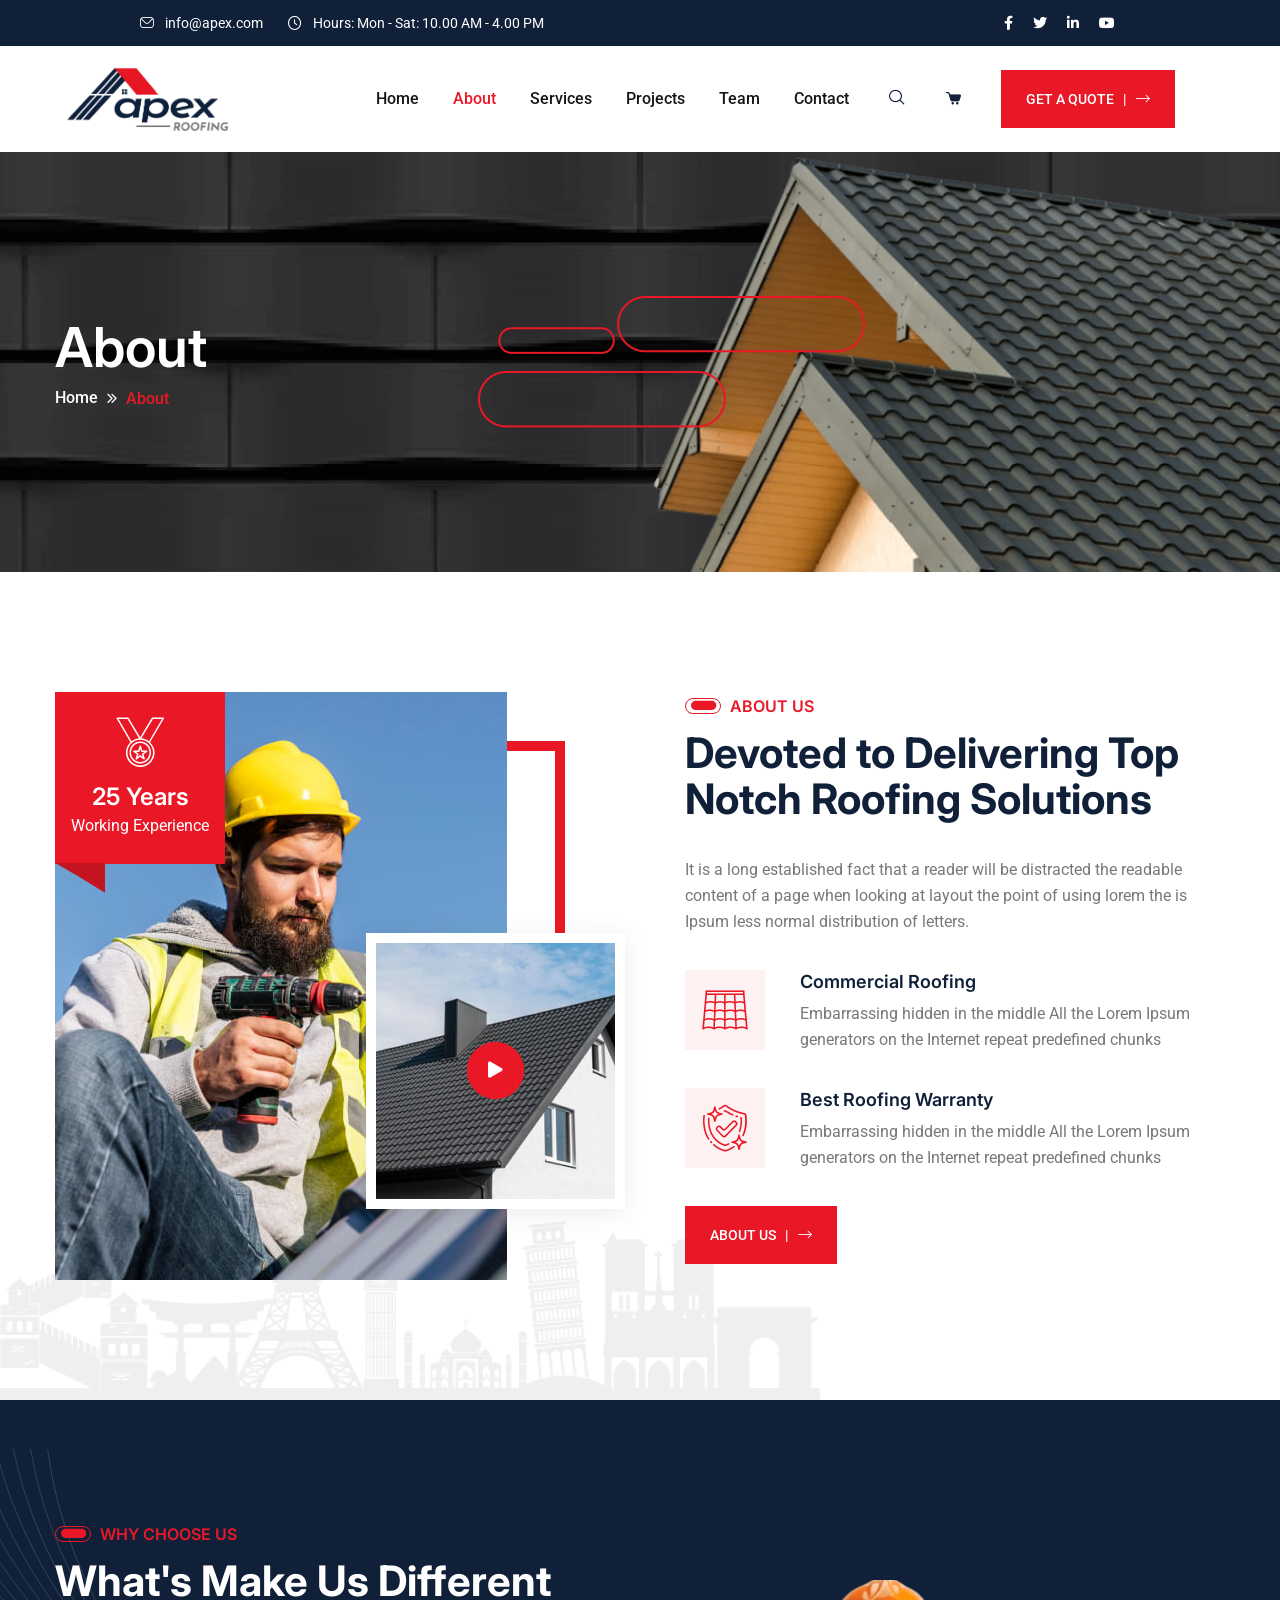
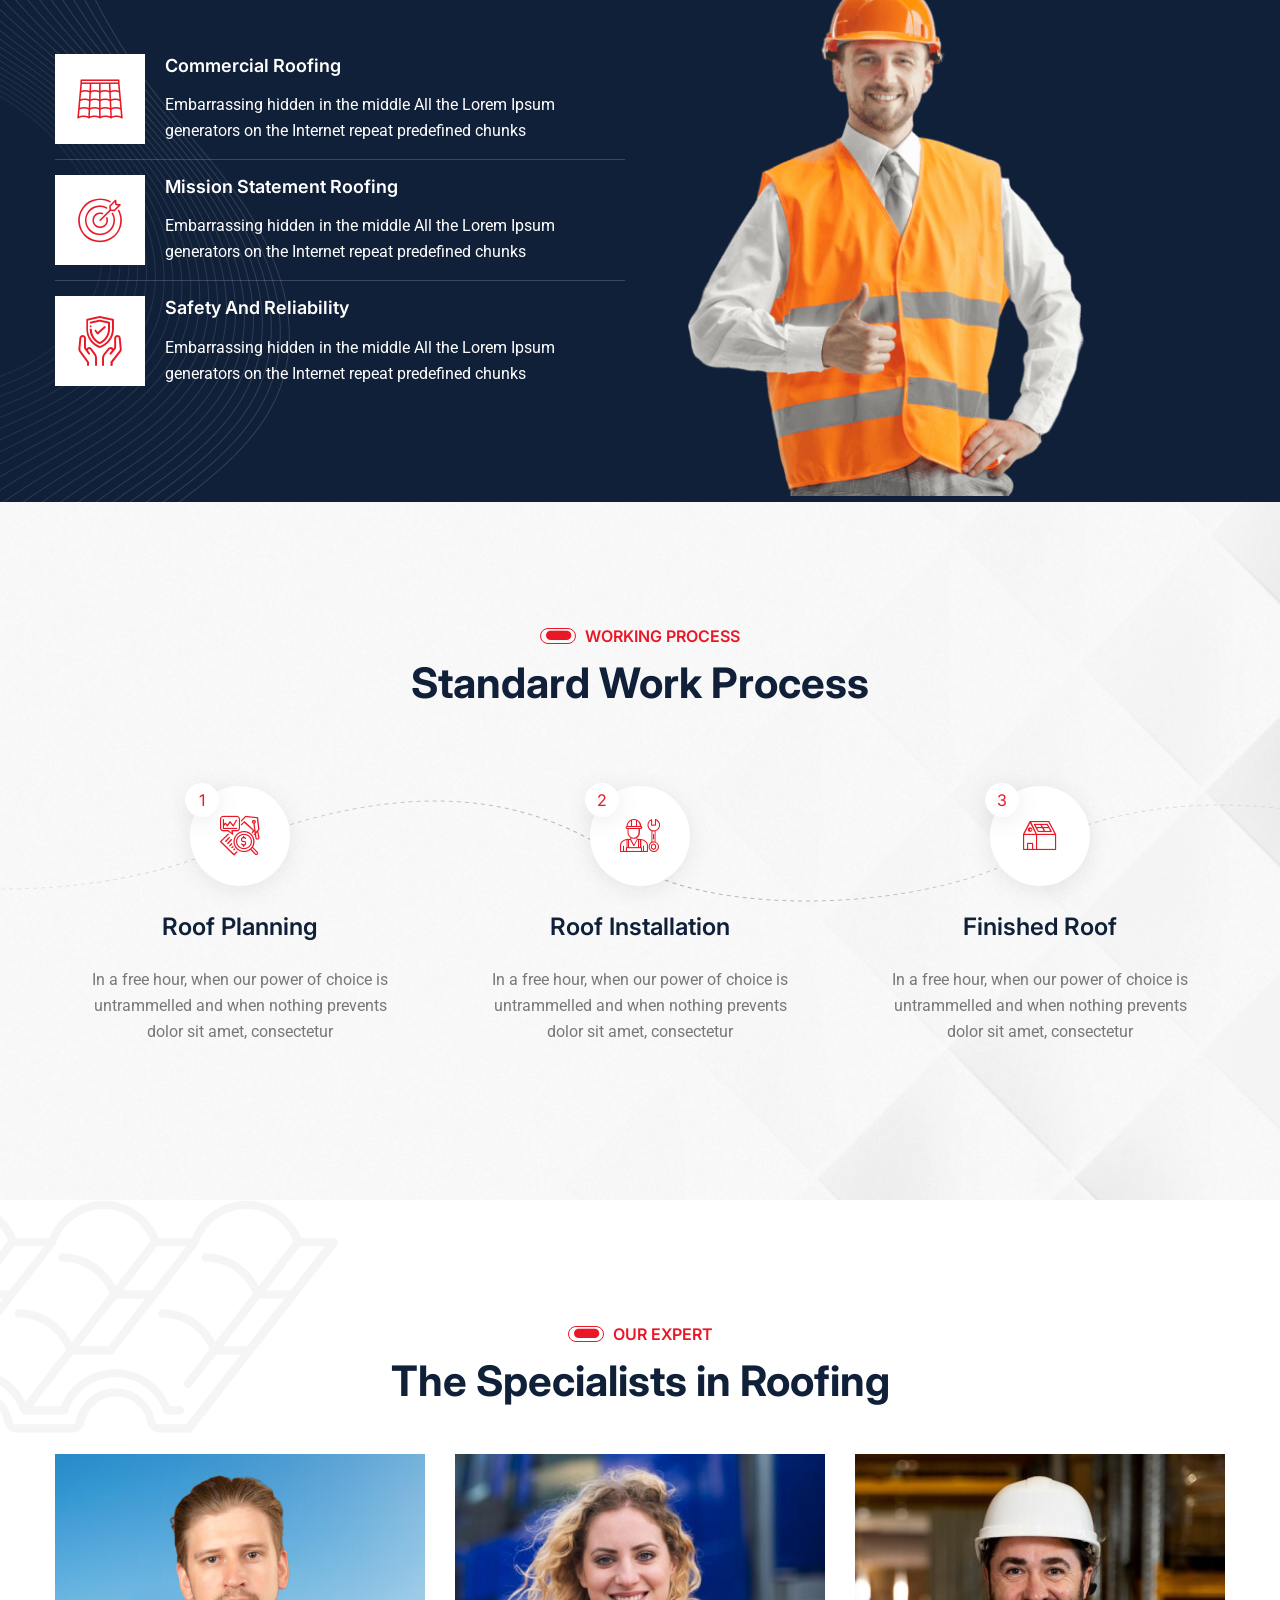
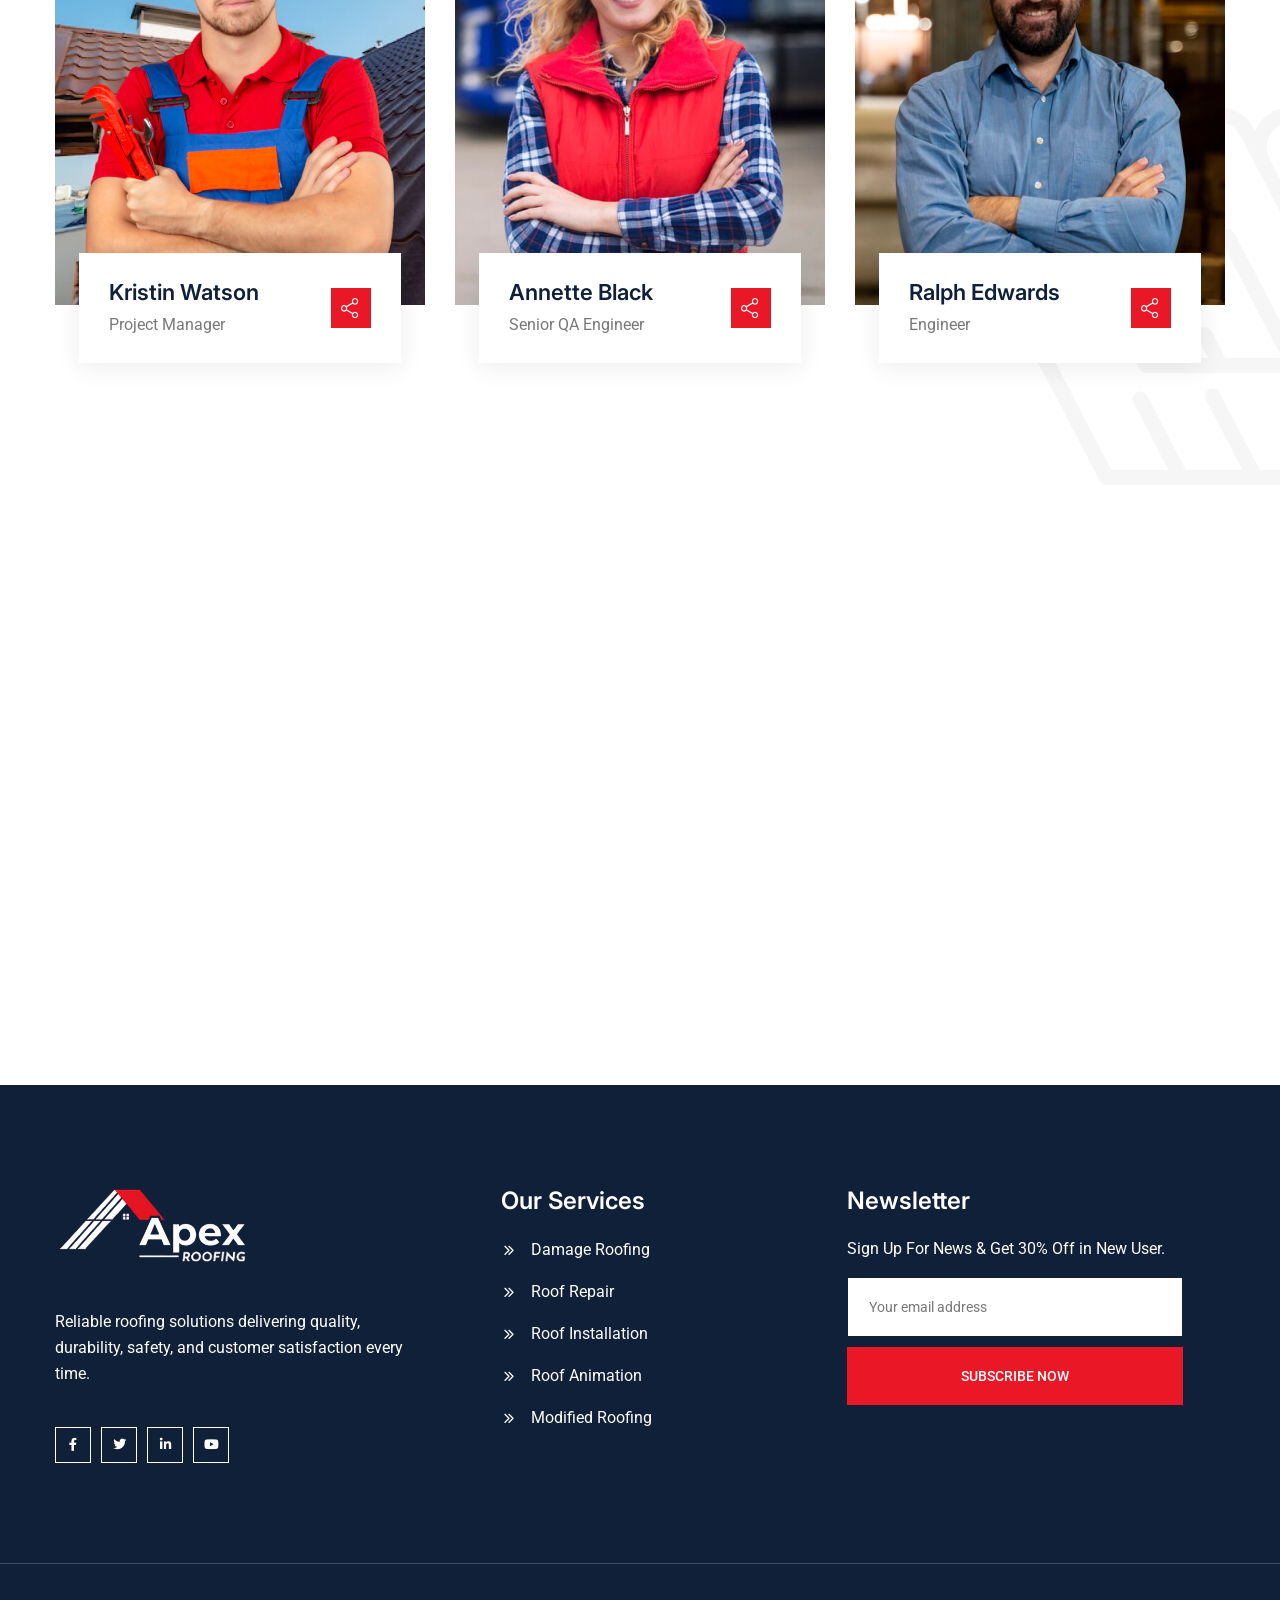
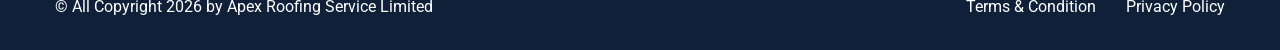
<file: about.html>
<!doctype html>
<html class="no-js" lang="zxx">
   <head>
      <meta charset="utf-8">
      <meta http-equiv="x-ua-compatible" content="ie=edge">
      <title>Apex - Roofing Services</title>
      <meta name="description" content="">
      <meta name="viewport" content="width=device-width, initial-scale=1">

      <!-- Place favicon.ico in the root directory -->
      <link rel="shortcut icon" type="image/x-icon" href="assets/imgs/favicon.svg">
      <!-- CSS here -->
      <link rel="stylesheet" href="assets/css/bootstrap.min.css">
      <link rel="stylesheet" href="assets/css/meanmenu.min.css">
      <link rel="stylesheet" href="assets/css/animate.css">
      <link rel="stylesheet" href="assets/css/swiper.min.css">
      <link rel="stylesheet" href="assets/css/slick.css">
      <link rel="stylesheet" href="assets/css/magnific-popup.css">
      <link rel="stylesheet" href="assets/css/fontawesome-pro.css">
      <link rel="stylesheet" href="assets/css/icomoon.css">
      <link rel="stylesheet" href="assets/css/spacing.css">
      <link rel="stylesheet" href="assets/css/main.css">
   </head>

   <body>

      <!-- preloader start -->
      <div id="preloader">
         <div class="bd-loader-inner">
            <div class="bd-loader">
               <span class="bd-loader-item"></span>
               <span class="bd-loader-item"></span>
               <span class="bd-loader-item"></span>
               <span class="bd-loader-item"></span>
               <span class="bd-loader-item"></span>
               <span class="bd-loader-item"></span>
               <span class="bd-loader-item"></span>
               <span class="bd-loader-item"></span>
            </div>
         </div>
      </div>
      <!-- preloader start -->

      <!-- Back to top start -->
      <div class="backtotop-wrap cursor-pointer">
         <svg class="backtotop-circle svg-content" width="100%" height="100%" viewBox="-1 -1 102 102">
            <path d="M50,1 a49,49 0 0,1 0,98 a49,49 0 0,1 0,-98" />
         </svg>
      </div>
      <!-- Back to top end -->

      <!-- search area start -->
      <div class="df-search-area">
         <div class="container">
            <div class="row">
               <div class="col-xl-12">
                  <div class="df-search-form">
                     <div class="df-search-close text-center mb-20">
                        <button class="df-search-close-btn df-search-close-btn"></button>
                     </div>
                     <form action="#">
                        <div class="df-search-input mb-10">
                           <input type="text" placeholder="Search for product...">
                           <button type="submit"><i class="icon-search"></i></button>
                        </div>
                        <div class="df-search-category">
                           <span>Search by : </span>
                           <a href="#">Modified Roofing , </a>
                           <a href="#">Roof Installation, </a>
                           <a href="#">Roof Cornering, </a>
                           <a href="#">Roof Renovation </a>
                        </div>
                     </form>
                  </div>
               </div>
            </div>
         </div>
      </div>
      <div class="body-overlay"></div>
      <!-- search area end -->

      <!-- Offcanvas area start -->
      <div class="fix">
         <div class="offcanvas__info">
            <div class="offcanvas__wrapper">
               <div class="offcanvas__content">
                  <div class="offcanvas__top mb-40 d-flex justify-content-between align-items-center">
                     <div class="offcanvas__logo">
                        <a href="dashboard.html">
                           <img src="assets/imgs/logo/logo-white.svg" alt="Header Logo">
                        </a>
                     </div>
                     <div class="offcanvas__close">
                        <button>
                           <i class="fal fa-times"></i>
                        </button>
                     </div>
                  </div>
                  <div class="mobile-menu fix mb-40"></div>
               </div>
            </div>
         </div>
      </div>
      <div class="offcanvas__overlay"></div>
      <div class="offcanvas__overlay-white"></div>
      <!-- Offcanvas area start -->

      <!-- Header area start -->
      <header>
      <div class="container-fluid bg-color-1">
         <div class="header-top">
            <div class="header-top-contact-info">
               <span class="email p-relative"><a href="mailto:info@apex.com">info@apex.com</a></span>
               <span class="time p-relative">Hours: Mon - Sat: 10.00 AM - 4.00 PM</span>
            </div>
            <div class="header-top-socials">
               <span><a href="#"><i class="fab fa-facebook-f"></i></a></span>
               <span><a href="#"><i class="fab fa-twitter"></i></a></span>
               <span><a href="#"><i class="fab fa-linkedin-in"></i></a></span>
               <span><a href="#"><i class="fab fa-youtube"></i></a></span>
            </div>
         </div>
      </div>
      <div id="header-sticky" class="header-area">
         <div class="large-container">
            <div class="mega-menu-wrapper">
               <div class="header-main">
                  <div class="header-left">
                     <div class="header-logo">
                        <a href="index.html">
                           <img src="assets/imgs/logo/logo.png" alt="header logo">
                        </a>
                     </div>                     
                  </div>                  
                  <div class="header-right d-flex justify-content-end">
                     <div class="mean__menu-wrapper d-none d-lg-block">
                        <div class="main-menu">
                           <nav id="mobile-menu">
                              <ul>
                                 <li class="has-dropdown">
                                    <a href="index.html">Home</a>
                                 </li>  
                                 <li class="active">
                                    <a href="about.html">About</a>
                                 </li>  
                                 <li>
                                    <a href="services.html">Services</a>
                                 </li>
                                 <li>
                                    <a href="projects.html">Projects</a>
                                 </li>
                                 <li>
                                    <a href="team.html">Team</a>
                                 </li>
                                 <li>
                                    <a href="contact.html">Contact</a>
                                 </li>
                              </ul>
                           </nav>
                           <!-- for wp -->
                           <div class="header__hamburger ml-50 d-none">
                              <button type="button" class="hamburger-btn offcanvas-open-btn">
                                 <span>01</span>
                                 <span>01</span>
                                 <span>01</span>
                              </button>
                           </div>
                        </div>
                     </div>
                     <div class="search-toggle-open header-search my-auto">
                        <div class="search-icon">
                           <i class="icon-search"></i>
                        </div>
                     </div>
                     <div class="header-shopping-cart my-auto">
                        <div class="cart-icon">
                           <a href="#"><i class="icon-shopping-cart"></i></a>
                        </div>
                     </div>
                     <div class="header-action d-none d-xl-inline-flex gap-5">
                        <div class="header-link">
                           <a class="primary-btn-1 btn-hover" href="contact.html">
                              GET A QUOTE &nbsp; | <i class="icon-right-arrow"></i>
                              <span style="top: 147.172px; left: 108.5px;"></span>
                           </a>
                        </div>
                     </div>
                     <div class="header-action">
                        <div class="header-link-1">
                          <div class="icon">
                           <i class="fal fa-phone-volume"></i>
                          </div>
                          <div class="content">
                           <span>Call Us Now</span>
                              <h6><a href="tel:2085550112">+208-555-0112</a></h6>
                          </div>
                        </div>
                     </div>
                     <div class="header__hamburger d-xl-none my-auto">
                        <div class="sidebar__toggle">
                           <a class="bar-icon" href="javascript:void(0)">
                              <i class="fa-light fa-bars-sort"></i>
                           </a>
                        </div>
                     </div>
                  </div>
               </div>
            </div>
         </div>
      </div>
   </header>
      <!-- Header area end --> 


    <main>
      
    <!-- Breadcrumb area start --> 
   <div class="breadcrumb__area theme-bg-1 p-relative pt-160 pb-160">
      <div class="breadcrumb__thumb" data-background="assets/imgs/resources/page-title-bg-1.png"></div>
      <div class="breadcrumb__thumb_2" data-background="assets/imgs/resources/page-title-bg-2.png"></div>
      <div class="breadcrumb__thumb_3" data-background="assets/imgs/shapes/shape-53.png"></div>
      <div class="small-container">
         <div class="row justify-content-center">
            <div class="col-xxl-12">
               <div class="breadcrumb__wrapper p-relative">
                  <h2 class="breadcrumb__title">About</h2>
                  <div class="breadcrumb__menu">
                     <nav>
                        <ul>
                           <li><span><a href="index.html">Home</a></span></li>
                           <li><span>About</span></li>
                        </ul>
                     </nav>
                  </div>
               </div>
            </div>
         </div>
      </div>
   </div>
    <!-- Breadcrumb area end --> 


    <!-- About us area start --> 
   <section class="about-us-section section-space p-relative">
      <div class="shape-area">
         <div class="shape-1" data-background="assets/imgs/bg/bg-shape-1.png"></div>
         <div class="shape-2 quote-animation" data-background="assets/imgs/shapes/shape-7.png"></div>
         <div class="shape-3 quote-animation" data-background="assets/imgs/shapes/shape-8.png"></div>
      </div>
      <div class="small-container">
         <div class="row g-4">
            <div class="col-xxl-6 col-xl-6 col-lg-6">
               <!-- image area start -->
               <div class="about-us-image-area p-relative wow fadeInRight" data-wow-delay=".5s">
                  <div class="border-shape" data-background="assets/imgs/shapes/shape-6.png"></div>
                  <figure class="image-1">
                     <img src="assets/imgs/about/about-1.jpg" alt="">
                  </figure>
                  <div class="image-2-area">
                     <div class="image-2 p-relative">
                        <img src="assets/imgs/about/about-2.jpg" alt="">  
                        <div class="play-btn">
                           <div class="video_player_btn">
                              <a href="https://www.youtube.com/watch?v=eEzD-Y97ges" class="popup-video"><i class="icon-play"></i></a>
                          </div>
                        </div>                                 
                     </div>                  
                  </div>
                  <div class="working-area float-bob-y">
                    <div class="inner p-relative">
                        <div class="icon-box">
                           <i class="icon-prize"></i>
                           <h4><span class="counter">25</span> Years</h4>
                           <p>Working Experience</p>
                        </div>
                    </div>
                  </div>
               </div>
               <!-- image area end -->
            </div>
            <div class="col-xxl-6 col-xl-6 col-lg-6">
               <!-- .content start -->
               <div class="about-us-content-area p-relative z-1 pl-30">
                  <div class="title-box mb-35 wow fadeInLeft" data-wow-delay=".5s">
                     <span class="section-sub-title">About Us</span>
                     <h3 class="section-title mt-10">Devoted to Delivering Top Notch Roofing Solutions</h3>
                  </div>
                  <p class="mb-35 wow fadeInLeft" data-wow-delay=".5s">It is a long established fact that a reader will be distracted the readable content of a page when looking at layout the point of using lorem the is Ipsum less normal distribution of letters.</p>
                  <div class="icon-box mb-20 wow fadeInLeft" data-wow-delay=".8s">
                     <div class="icon">
                        <i class="icon-roof"></i>
                     </div>
                     <div class="content">
                        <h5><a href="about.html">Commercial Roofing</a></h5>
                        <p>Embarrassing hidden in the middle All the Lorem Ipsum generators on the Internet repeat predefined chunks</p>
                     </div>
                  </div>
                  <div class="icon-box mb-20 wow fadeInLeft" data-wow-delay=".9s">
                     <div class="icon">
                        <i class="icon-roof-9"></i>
                     </div>
                     <div class="content">
                        <h5><a href="about.html">Best Roofing Warranty</a></h5>
                        <p>Embarrassing hidden in the middle All the Lorem Ipsum generators on the Internet repeat predefined chunks</p>
                     </div>
                  </div>
                  <div class="about-btn-box wow fadeInLeft" data-wow-delay="1s">
                     <a class="primary-btn-1 btn-hover" href="about.html">
                        about us &nbsp; | <i class="icon-right-arrow"></i>
                        <span style="top: 147.172px; left: 108.5px;"></span>
                     </a>
                  </div>
               </div>
               <!-- .content end -->
            </div>
         </div>
      </div>
   </section>

    <!-- About us area end --> 


    <!-- Choose area start --> 
    <section class="choose-section bg-color-1 section-space-top p-relative">
      <div class="bg-image" data-background="assets/imgs/bg/choose-bg.png"></div>
      <div class="shape-image" data-background="assets/imgs/shapes/shape-15.png"></div>
      <div class="small-container">      
         <div class="row g-4">
            <div class="col-xxl-6 col-xl-6 col-lg-6 p-relative section-space-medium-bottom">
               <div class="title-box mb-50 wow fadeInLeft" data-wow-delay=".5s">
                  <span class="section-sub-title">why choose us</span>
                  <h3 class="section-title mt-10">What's Make Us Different</h3>
               </div>
                <!-- block -->
              <div class="choose-area-icon-box mb-15 wow fadeInRight" data-wow-delay=".5s">
                  <div class="icon-box p-relative">
                     <i class="icon-roof-4"></i>
                  </div>
                  <div class="content">
                     <h5><a href="services.html">Commercial Roofing</a></h5>
                     <p>Embarrassing hidden in the middle All the Lorem Ipsum generators on the Internet repeat predefined chunks</p>
                  </div>
              </div>
              <hr>
               <!-- block -->
              <div class="choose-area-icon-box mb-15 wow fadeInRight" data-wow-delay=".7s">
                  <div class="icon-box p-relative">
                     <i class="icon-target"></i>
                  </div>
                  <div class="content">
                     <h5><a href="services.html">Mission Statement Roofing</a></h5>
                     <p>Embarrassing hidden in the middle All the Lorem Ipsum generators on the Internet repeat predefined chunks</p>
                  </div>
              </div>
              <hr>
               <!-- block -->
              <div class="choose-area-icon-box mb-15 wow fadeInRight" data-wow-delay=".9s">
                  <div class="icon-box p-relative">
                     <i class="icon-help"></i>
                  </div>
                  <div class="content">
                     <h5><a href="services.html">Safety And Reliability</a></h5>
                     <p>Embarrassing hidden in the middle All the Lorem Ipsum generators on the Internet repeat predefined chunks</p>
                  </div>
              </div>
              <hr>
               <!-- block -->
            </div>
            <div class="col-xxl-6 col-xl-6 col-lg-6 wow fadeInLeft" data-wow-delay="1.2s">
               <figure class="image m-img">
                  <img src="assets/imgs/resources/choose-1.png" alt="">
               </figure>
            </div>
         </div>
      </div>
    </section>
    <!-- Choose area end --> 


    <!-- Work process area start --> 
    <section class="work-process-section section-space p-relative" data-background="assets/imgs/bg/process-bg.png">
      <div class="shape-1" data-background="assets/imgs/bg/line.png"></div>
      <div class="small-container">
         <div class="title-box text-center mb-60 wow fadeInLeft" data-wow-delay=".5s">
            <span class="section-sub-title">Working Process</span>
            <h3 class="section-title mt-10">Standard Work Process</h3>
         </div>
         <div class="row g-4">
            <div class="col-xxl-4 col-xl-4 col-lg-4">
               <div class="work-process-box text-center ">
                  <div class="icon-box p-relative">
                     <i class="icon-dollar-tag"></i>
                     <span>1</span>
                  </div>
                  <div class="content">
                     <h4 class="pt-25 pb-25">Roof Planning </h4>
                     <p>In a free hour, when our power of choice is untrammelled and when nothing prevents dolor sit amet, consectetur</p>
                  </div>
               </div>
            </div>
            <!-- block -->
            <div class="col-xxl-4 col-xl-4 col-lg-4">
               <div class="work-process-box text-center ">
                  <div class="icon-box p-relative">
                     <i class="icon-engineer"></i>
                     <span>2</span>
                  </div>
                  <div class="content">
                     <h4 class="pt-25 pb-25">Roof Installation </h4>
                     <p>In a free hour, when our power of choice is untrammelled and when nothing prevents dolor sit amet, consectetur</p>
                  </div>
               </div>
            </div>
            <!-- block -->
            <div class="col-xxl-4 col-xl-4 col-lg-4">
               <div class="work-process-box text-center ">
                  <div class="icon-box p-relative">
                     <i class="icon-home"></i>
                     <span>3</span>
                  </div>
                  <div class="content">
                     <h4 class="pt-25 pb-25">Finished Roof </h4>
                     <p>In a free hour, when our power of choice is untrammelled and when nothing prevents dolor sit amet, consectetur</p>
                  </div>
               </div>
            </div>
            <!-- block -->
         </div>
      </div>
    </section>
    <!-- Work process area end --> 


    <!-- Team area start --> 
    <section class="team-section p-relative section-space">
      <div class="shape-1 float-bob-y" data-background="assets/imgs/shapes/shape-13.png"></div>
      <div class="shape-2" data-background="assets/imgs/shapes/shape-14.png"></div>
      <div class="small-container">
         <div class="title-box text-center mb-50 wow fadeInLeft" data-wow-delay=".5s">
            <span class="section-sub-title">OUR EXPERT</span>
            <h3 class="section-title mt-10">The Specialists in Roofing</h3>
         </div>
         <div class="row g-4">
            <!-- block -->
            <div class="col-xxl-4 col-xl-4 col-lg-4 col-md-6">
               <div class="team-area-box p-relative mb-60 wow fadeInLeft" data-wow-delay=".7s">
                  <figure class="image w-img p-relative">
                     <img src="assets/imgs/team/team-1.jpg" alt="">
                  </figure>
                  <div class="content">
                     <div class="author-info">
                        <h5 class="mb-5"><a href="team-details.html">Kristin Watson</a></h5>
                        <span>Project Manager</span>
                     </div>
                     <div class="social-links p-relative">
                        <span><i class="icon-share"></i></span>
                        <ul>
                           <li><a href="#"><i class="fab fa-facebook-f"></i></a></li>
                           <li><a href="#"><i class="fab fa-linkedin-in"></i></a></li>
                           <li><a href="#"><i class="fab fa-instagram"></i></a></li>
                        </ul>
                     </div>
                  </div>
               </div>
            </div>
            <!-- block -->
            <div class="col-xxl-4 col-xl-4 col-lg-4 col-md-6">
               <div class="team-area-box p-relative mb-60 wow fadeInDown" data-wow-delay=".9s">
                  <figure class="image w-img p-relative">
                     <img src="assets/imgs/team/team-2.jpg" alt="">
                  </figure>
                  <div class="content">
                     <div class="author-info">
                        <h5 class="mb-5"><a href="team-details.html">Annette Black</a></h5>
                        <span>Senior QA Engineer </span>
                     </div>
                     <div class="social-links p-relative">
                        <span><i class="icon-share"></i></span>
                        <ul>
                           <li><a href="#"><i class="fab fa-facebook-f"></i></a></li>
                           <li><a href="#"><i class="fab fa-linkedin-in"></i></a></li>
                           <li><a href="#"><i class="fab fa-instagram"></i></a></li>
                        </ul>
                     </div>
                  </div>
               </div>
            </div>
            <!-- block -->
            <div class="col-xxl-4 col-xl-4 col-lg-4 col-md-6">
               <div class="team-area-box p-relative mb-60 wow fadeInRight" data-wow-delay="1s">
                  <figure class="image w-img p-relative">
                     <img src="assets/imgs/team/team-3.jpg" alt="">
                  </figure>
                  <div class="content">
                     <div class="author-info">
                        <h5 class="mb-5"><a href="team-details.html">Ralph Edwards</a></h5>
                        <span>Engineer</span>
                     </div>
                     <div class="social-links p-relative">
                        <span><i class="icon-share"></i></span>
                        <ul>
                           <li><a href="#"><i class="fab fa-facebook-f"></i></a></li>
                           <li><a href="#"><i class="fab fa-linkedin-in"></i></a></li>
                           <li><a href="#"><i class="fab fa-instagram"></i></a></li>
                        </ul>
                     </div>
                  </div>
               </div>
            </div>
         </div>
      </div>
    </section>
    <!-- Team area end --> 

   <div class="container-fluid g-0 fix">
      <div class="row">
         <div class="col-xxl-12">
            <div class="contact-map">
               <iframe src="https://www.google.com/maps/embed?pb=!1m14!1m12!1m3!1d4216.433331900906!2d90.36996032419312!3d23.83718617432321!2m3!1f0!2f0!3f0!3m2!1i1024!2i768!4f13.1!5e0!3m2!1sen!2sbd!4v1693682874850!5m2!1sen!2sbd"></iframe>
            </div>
         </div>
      </div>
   </div>


    </main>     

      <!-- Footer area start -->
      <footer>
      <div class="footer-main bg-color-1">
         <div class="footer-top section-space-medium">
            <div class="small-container">
               <div class="row g-4">
                  <div class="col-xxl-3 col-xl-3 col-lg-3 col-md-6">
                     <div class="footer-widget-1">
                        <figure class="image">
                           <img style="width:200px;" src="assets/imgs/logo/logowhite.png" alt="">
                        </figure>
                        <p class="mt-40 mb-40">
                           Reliable roofing solutions delivering quality, durability, safety, and customer satisfaction every time.
                        </p>
                        <div class="footer-socials">
                           <span><a href="#"><i class="fab fa-facebook-f"></i></a></span>
                           <span><a href="#"><i class="fab fa-twitter"></i></a></span>
                           <span><a href="#"><i class="fab fa-linkedin-in"></i></a></span>
                           <span><a href="#"><i class="fab fa-youtube"></i></a></span>
                        </div>
                     </div>
                  </div>
                  <div class="col-xxl-3 col-xl-3 col-lg-3 col-md-6">
                     <div class="footer-widget-2 pl-50">
                        <h4 class="mb-20 footer-title">Our Services</h4>
                        <ul class="service-list">
                           <li><a href="service-details.html">Damage Roofing</a></li>
                           <li><a href="service-details.html">Roof Repair</a></li>
                           <li><a href="service-details.html">Roof Installation</a></li>
                           <li><a href="service-details.html">Roof Animation</a></li>
                           <li><a href="service-details.html">Modified Roofing</a></li>
                        </ul>
                     </div>
                  </div>
                  <div class="col-xxl-3 col-xl-3 col-lg-3 col-md-6">
                     <div class="footer-widget-4 pr-30">
                        <h4 class="mb-20 footer-title">Newsletter</h4>
                        <p>Sign Up For News & Get 30% Off
                           in New User.</p>
                         <div class="footer-subscribe">
                           <form action="#">
                              <input type="email" name="email" placeholder="Your email address" required>
                              <button  type="submit" class="primary-btn-1 btn-hover">
                                 SUBSCRIBE NOW
                                 <span style="top: 147.172px; left: 108.5px;"></span>
                              </button>
                           </form>
                         </div>  
                     </div>
                  </div>
               </div>
            </div>
         </div>
         <div class="small-container">
            <div class="footer-bottom pt-30 pb-30">
               <div class="left-area">
                  <span>© All Copyright 2026 by <a href="#">Apex Roofing Service Limited</a></span>
               </div>
               <div class="right-area">
                  <span><a href="#">Terms & Condition</a></span>
                  <span><a href="#">Privacy Policy</a></span>
               </div>
            </div> 
         </div>     
      </div>
   </footer>
      <!-- Footer area end -->
      
      <!-- JS here -->
      <script src="assets/js/jquery-3.6.0.min.js"></script>
      <script src="assets/js/waypoints.min.js"></script>
      <script src="assets/js/bootstrap.bundle.min.js"></script>
      <script src="assets/js/meanmenu.min.js"></script>
      <script src="assets/js/swiper.min.js"></script>
      <script src="assets/js/slick.min.js"></script>
      <script src="assets/js/magnific-popup.min.js"></script>
      <script src="assets/js/counterup.js"></script>
      <script src="assets/js/wow.js"></script>
      <script src="assets/js/main.js"></script>

   </body>
</html>
</file>
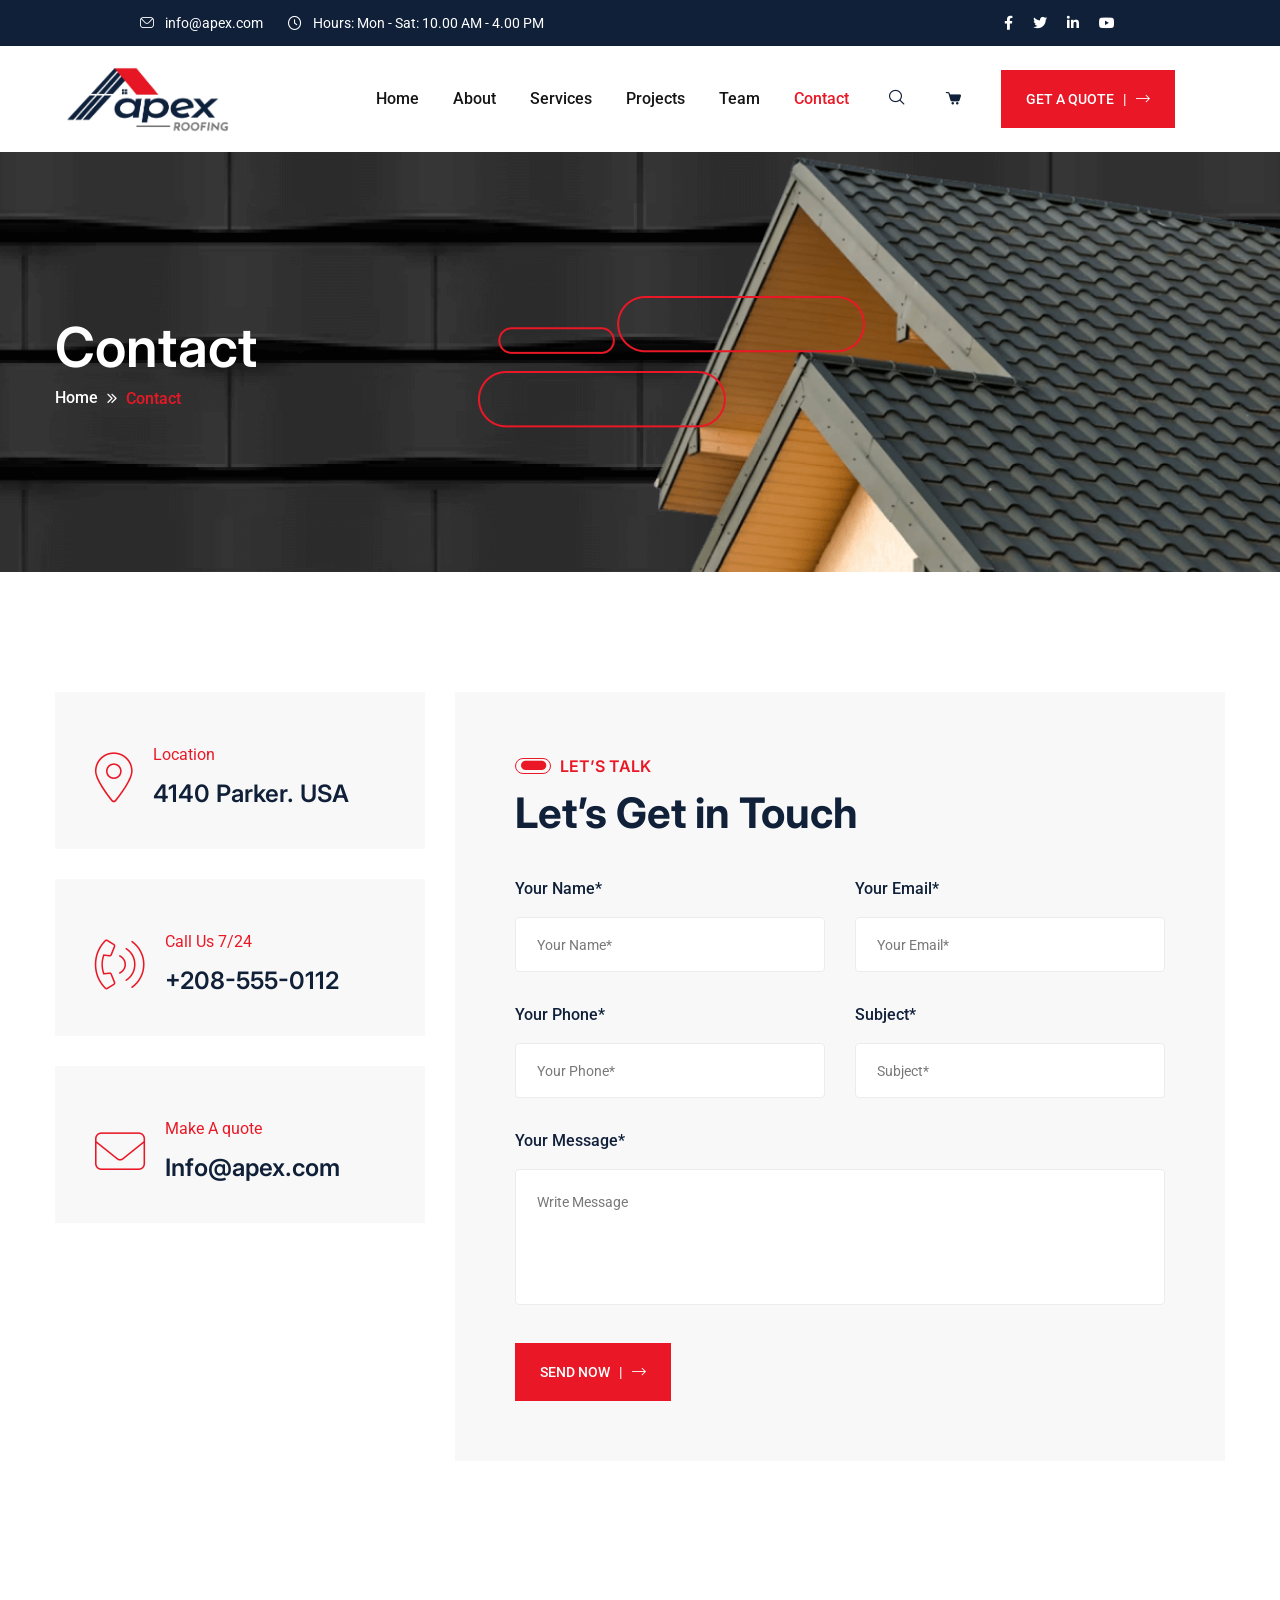
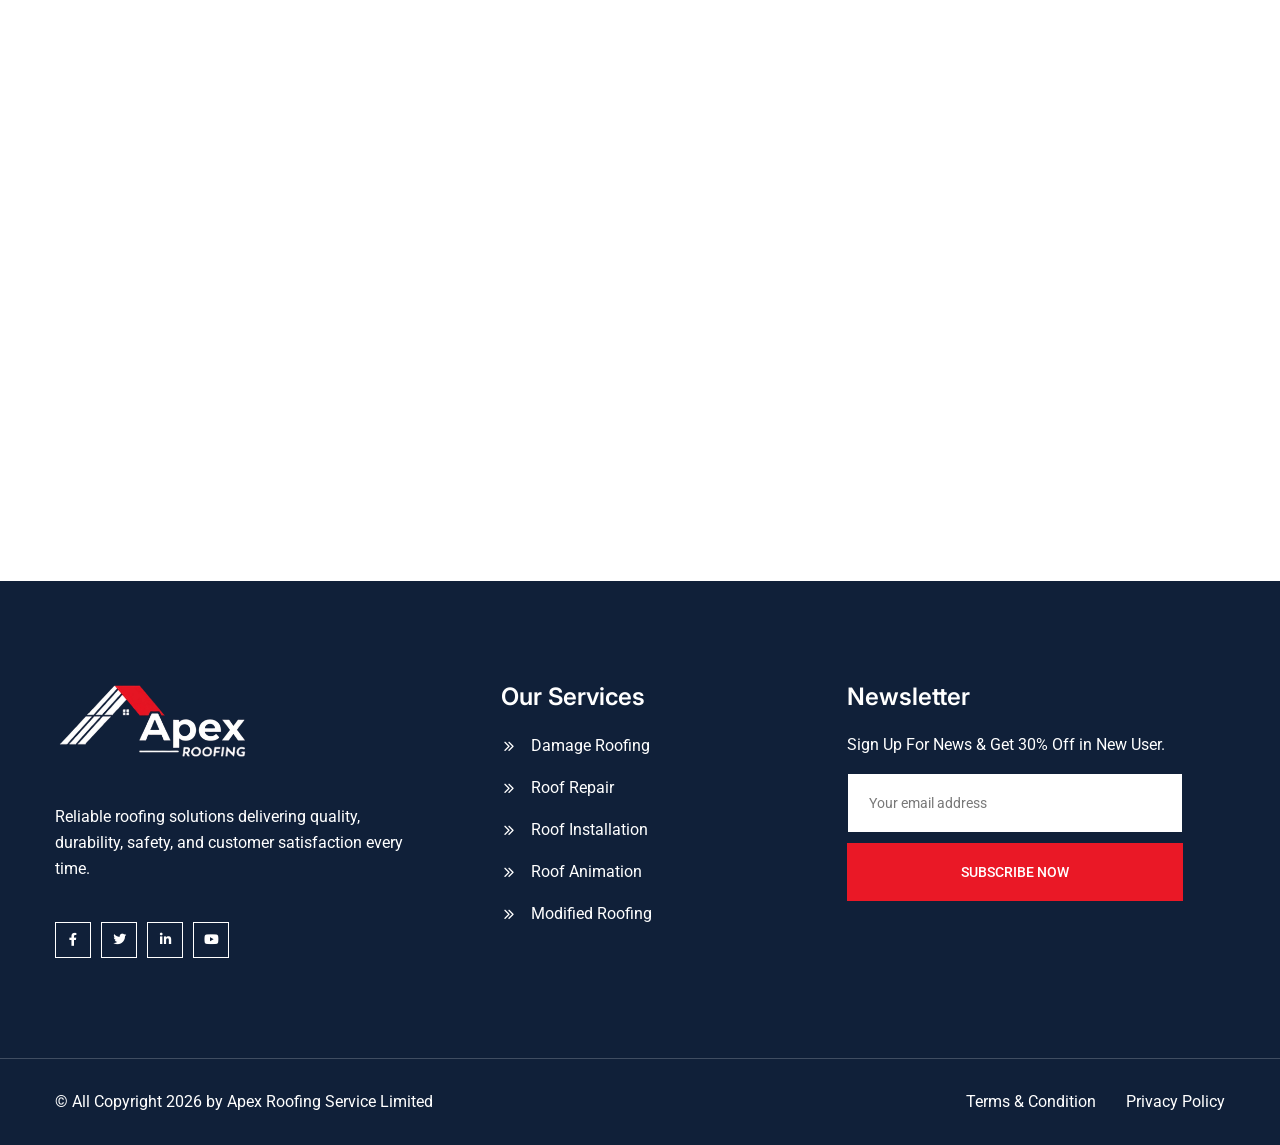
<file: contact.html>
<!doctype html>
<html class="no-js" lang="zxx">



<head>
   <meta charset="utf-8">
   <meta http-equiv="x-ua-compatible" content="ie=edge">
   <title>Apex - Roofing Services</title>
   <meta name="description" content="">
   <meta name="viewport" content="width=device-width, initial-scale=1">

   <!-- Place favicon.ico in the root directory -->
   <link rel="shortcut icon" type="image/x-icon" href="assets/imgs/favicon.svg">
   <!-- CSS here -->
   <link rel="stylesheet" href="assets/css/bootstrap.min.css">
   <link rel="stylesheet" href="assets/css/meanmenu.min.css">
   <link rel="stylesheet" href="assets/css/animate.css">
   <link rel="stylesheet" href="assets/css/swiper.min.css">
   <link rel="stylesheet" href="assets/css/slick.css">
   <link rel="stylesheet" href="assets/css/magnific-popup.css">
   <link rel="stylesheet" href="assets/css/fontawesome-pro.css">
   <link rel="stylesheet" href="assets/css/icomoon.css">
   <link rel="stylesheet" href="assets/css/spacing.css">
   <link rel="stylesheet" href="assets/css/main.css">
</head>

<body>

   <!-- preloader start -->
   <div id="preloader">
      <div class="bd-loader-inner">
         <div class="bd-loader">
            <span class="bd-loader-item"></span>
            <span class="bd-loader-item"></span>
            <span class="bd-loader-item"></span>
            <span class="bd-loader-item"></span>
            <span class="bd-loader-item"></span>
            <span class="bd-loader-item"></span>
            <span class="bd-loader-item"></span>
            <span class="bd-loader-item"></span>
         </div>
      </div>
   </div>
   <!-- preloader start -->

   <!-- Back to top start -->
   <div class="backtotop-wrap cursor-pointer">
      <svg class="backtotop-circle svg-content" width="100%" height="100%" viewBox="-1 -1 102 102">
         <path d="M50,1 a49,49 0 0,1 0,98 a49,49 0 0,1 0,-98" />
      </svg>
   </div>
   <!-- Back to top end -->

   <!-- search area start -->
   <div class="df-search-area">
      <div class="container">
         <div class="row">
            <div class="col-xl-12">
               <div class="df-search-form">
                  <div class="df-search-close text-center mb-20">
                     <button class="df-search-close-btn df-search-close-btn"></button>
                  </div>
                  <form action="#">
                     <div class="df-search-input mb-10">
                        <input type="text" placeholder="Search here...">
                        <button type="submit"><i class="icon-search"></i></button>
                     </div>
                     <div class="df-search-category">
                        <span>Search by : </span>
                        <a href="#">Modified Roofing , </a>
                        <a href="#">Roof Installation, </a>
                        <a href="#">Roof Cornering, </a>
                        <a href="#">Roof Renovation </a>
                     </div>
                  </form>
               </div>
            </div>
         </div>
      </div>
   </div>
   <div class="body-overlay"></div>
   <!-- search area end -->

   <!-- Offcanvas area start -->
   <div class="fix">
      <div class="offcanvas__info">
         <div class="offcanvas__wrapper">
            <div class="offcanvas__content">
               <div class="offcanvas__top mb-40 d-flex justify-content-between align-items-center">
                  <div class="offcanvas__logo">
                     <a href="dashboard.html">
                        <img src="assets/imgs/logo/logo-white.svg" alt="Header Logo">
                     </a>
                  </div>
                  <div class="offcanvas__close">
                     <button>
                        <i class="fal fa-times"></i>
                     </button>
                  </div>
               </div>
               <div class="mobile-menu fix mb-40"></div>
            </div>
         </div>
      </div>
   </div>
   <div class="offcanvas__overlay"></div>
   <div class="offcanvas__overlay-white"></div>
   <!-- Offcanvas area start -->

   <!-- Header area start -->
   <header>
      <div class="container-fluid bg-color-1">
         <div class="header-top">
            <div class="header-top-contact-info">
               <span class="email p-relative"><a href="mailto:info@apex.com">info@apex.com</a></span>
               <span class="time p-relative">Hours: Mon - Sat: 10.00 AM - 4.00 PM</span>
            </div>
            <div class="header-top-socials">
               <span><a href="#"><i class="fab fa-facebook-f"></i></a></span>
               <span><a href="#"><i class="fab fa-twitter"></i></a></span>
               <span><a href="#"><i class="fab fa-linkedin-in"></i></a></span>
               <span><a href="#"><i class="fab fa-youtube"></i></a></span>
            </div>
         </div>
      </div>
      <div id="header-sticky" class="header-area">
         <div class="large-container">
            <div class="mega-menu-wrapper">
               <div class="header-main">
                  <div class="header-left">
                     <div class="header-logo">
                        <a href="index.html">
                           <img src="assets/imgs/logo/logo.png" alt="header logo">
                        </a>
                     </div>                     
                  </div>                  
                  <div class="header-right d-flex justify-content-end">
                     <div class="mean__menu-wrapper d-none d-lg-block">
                        <div class="main-menu">
                           <nav id="mobile-menu">
                              <ul>
                                 <li class="has-dropdown">
                                    <a href="index.html">Home</a>
                                 </li>  
                                 <li>
                                    <a href="about.html">About</a>
                                 </li>  
                                 <li>
                                    <a href="services.html">Services</a>
                                 </li>
                                 <li>
                                    <a href="projects.html">Projects</a>
                                 </li>
                                 <li>
                                    <a href="team.html">Team</a>
                                 </li>
                                 <li class="active">
                                    <a href="contact.html">Contact</a>
                                 </li>
                              </ul>
                           </nav>
                           <!-- for wp -->
                           <div class="header__hamburger ml-50 d-none">
                              <button type="button" class="hamburger-btn offcanvas-open-btn">
                                 <span>01</span>
                                 <span>01</span>
                                 <span>01</span>
                              </button>
                           </div>
                        </div>
                     </div>
                     <div class="search-toggle-open header-search my-auto">
                        <div class="search-icon">
                           <i class="icon-search"></i>
                        </div>
                     </div>
                     <div class="header-shopping-cart my-auto">
                        <div class="cart-icon">
                           <a href="#"><i class="icon-shopping-cart"></i></a>
                        </div>
                     </div>
                     <div class="header-action d-none d-xl-inline-flex gap-5">
                        <div class="header-link">
                           <a class="primary-btn-1 btn-hover" href="contact.html">
                              GET A QUOTE &nbsp; | <i class="icon-right-arrow"></i>
                              <span style="top: 147.172px; left: 108.5px;"></span>
                           </a>
                        </div>
                     </div>
                     <div class="header-action">
                        <div class="header-link-1">
                          <div class="icon">
                           <i class="fal fa-phone-volume"></i>
                          </div>
                          <div class="content">
                           <span>Call Us Now</span>
                              <h6><a href="tel:2085550112">+208-555-0112</a></h6>
                          </div>
                        </div>
                     </div>
                     <div class="header__hamburger d-xl-none my-auto">
                        <div class="sidebar__toggle">
                           <a class="bar-icon" href="javascript:void(0)">
                              <i class="fa-light fa-bars-sort"></i>
                           </a>
                        </div>
                     </div>
                  </div>
               </div>
            </div>
         </div>
      </div>
   </header>
   <!-- Header area end --> 


 <main>
   
 <!-- Breadcrumb area start --> 
<div class="breadcrumb__area theme-bg-1 p-relative pt-160 pb-160">
   <div class="breadcrumb__thumb" data-background="assets/imgs/resources/page-title-bg-1.png"></div>
   <div class="breadcrumb__thumb_2" data-background="assets/imgs/resources/page-title-bg-2.png"></div>
   <div class="breadcrumb__thumb_3" data-background="assets/imgs/shapes/shape-53.png"></div>
   <div class="small-container">
      <div class="row justify-content-center">
         <div class="col-xxl-12">
            <div class="breadcrumb__wrapper p-relative">
               <h2 class="breadcrumb__title">Contact</h2>
               <div class="breadcrumb__menu">
                  <nav>
                     <ul>
                        <li><span><a href="index.html">Home</a></span></li>
                        <li><span>Contact</span></li>
                     </ul>
                  </nav>
               </div>
            </div>
         </div>
      </div>
   </div>
</div>
 <!-- Breadcrumb area end --> 

 <section class="contact-page-section section-space">
   <div class="small-container">
      <div class="row">
         <div class="col-xxl-4 col-xl-4 col-lg-4">
            <div class="contact-p-info-area">
               <div class="contact-box mb-30">
                  <div class="icon-1">
                     <i class="fat fa-location-dot"></i>
                  </div>
                  <div class="info">
                     <span>Location</span>
                     <h4>4140 Parker. USA </h4>
                  </div>
               </div>
               <div class="contact-box mb-30">
                  <div class="icon-1">
                     <i class="fat fa-phone-volume"></i>
                  </div>
                  <div class="info">
                     <span>Call Us 7/24</span>
                     <h4><a href="tel:2085550112">+208-555-0112</a></h4>
                  </div>
               </div>
               <div class="contact-box">
                  <div class="icon-1">
                     <i class="fat fa-envelope"></i>
                  </div>
                  <div class="info">
                     <span>Make A quote</span>
                     <h4><a href="mailto:Info@apex.com">Info@apex.com</a></h4>
                  </div>
               </div>
            </div>
         </div>
         <div class="col-xxl-8 col-xl-8 col-lg-8">
            <div class="contact-page-form-area">
               <div class="title-box mb-40 wow fadeInLeft" data-wow-delay=".5s">
                  <span class="section-sub-title">LET’S TALK</span>
                  <h3 class="section-title mt-10">Let’s Get in Touch</h3>
               </div>
               <div class="contact-page-form">
                  <form action="#">
                     <div class="row">
                        <div class="col-lg-6">
                           <label>Your Name*</label>
                           <input type="text" placeholder="Your Name*" required>
                        </div>
                        <div class="col-lg-6">
                           <label>Your Email*</label>
                           <input type="email" placeholder="Your Email*" required>
                        </div>
                        <div class="col-lg-6">
                           <label>Your Phone*</label>
                           <input type="tel" placeholder="Your Phone*" required>
                        </div>
                        <div class="col-lg-6">
                           <label>Subject*</label>
                           <input type="text" placeholder="Subject*" required>
                        </div>
                        <div class="col-lg-12">
                           <label>Your Message*</label>
                           <textarea name="message" placeholder="Write Message" required></textarea>
                        </div>
                        <div class="col-lg-12">
                           <button  type="submit" class="primary-btn-1 btn-hover">
                              Send Now &nbsp; | <i class="icon-right-arrow"></i>
                              <span style="top: 147.172px; left: 108.5px;"></span>
                           </button>
                        </div>
                     </div>
                  </form>
               </div>
            </div>
         </div>
      </div>
   </div>
 </section>

 <div class="container-fluid g-0 fix">
   <div class="row">
      <div class="col-xxl-12">
         <div class="contact-map">
            <iframe src="https://www.google.com/maps/embed?pb=!1m14!1m12!1m3!1d4216.433331900906!2d90.36996032419312!3d23.83718617432321!2m3!1f0!2f0!3f0!3m2!1i1024!2i768!4f13.1!5e0!3m2!1sen!2sbd!4v1693682874850!5m2!1sen!2sbd"></iframe>
         </div>
      </div>
   </div>
</div>


 </main>     

   <!-- Footer area start -->
   <footer>
      <div class="footer-main bg-color-1">
         <div class="footer-top section-space-medium">
            <div class="small-container">
               <div class="row g-4">
                  <div class="col-xxl-3 col-xl-3 col-lg-3 col-md-6">
                     <div class="footer-widget-1">
                        <figure class="image">
                           <img style="width:200px;" src="assets/imgs/logo/logowhite.png" alt="">
                        </figure>
                        <p class="mt-40 mb-40">
                           Reliable roofing solutions delivering quality, durability, safety, and customer satisfaction every time.
                        </p>
                        <div class="footer-socials">
                           <span><a href="#"><i class="fab fa-facebook-f"></i></a></span>
                           <span><a href="#"><i class="fab fa-twitter"></i></a></span>
                           <span><a href="#"><i class="fab fa-linkedin-in"></i></a></span>
                           <span><a href="#"><i class="fab fa-youtube"></i></a></span>
                        </div>
                     </div>
                  </div>
                  <div class="col-xxl-3 col-xl-3 col-lg-3 col-md-6">
                     <div class="footer-widget-2 pl-50">
                        <h4 class="mb-20 footer-title">Our Services</h4>
                        <ul class="service-list">
                           <li><a href="service-details.html">Damage Roofing</a></li>
                           <li><a href="service-details.html">Roof Repair</a></li>
                           <li><a href="service-details.html">Roof Installation</a></li>
                           <li><a href="service-details.html">Roof Animation</a></li>
                           <li><a href="service-details.html">Modified Roofing</a></li>
                        </ul>
                     </div>
                  </div>
                  <div class="col-xxl-3 col-xl-3 col-lg-3 col-md-6">
                     <div class="footer-widget-4 pr-30">
                        <h4 class="mb-20 footer-title">Newsletter</h4>
                        <p>Sign Up For News & Get 30% Off
                           in New User.</p>
                         <div class="footer-subscribe">
                           <form action="#">
                              <input type="email" name="email" placeholder="Your email address" required>
                              <button  type="submit" class="primary-btn-1 btn-hover">
                                 SUBSCRIBE NOW
                                 <span style="top: 147.172px; left: 108.5px;"></span>
                              </button>
                           </form>
                         </div>  
                     </div>
                  </div>
               </div>
            </div>
         </div>
         <div class="small-container">
            <div class="footer-bottom pt-30 pb-30">
               <div class="left-area">
                  <span>© All Copyright 2026 by <a href="#">Apex Roofing Service Limited</a></span>
               </div>
               <div class="right-area">
                  <span><a href="#">Terms & Condition</a></span>
                  <span><a href="#">Privacy Policy</a></span>
               </div>
            </div> 
         </div>     
      </div>
   </footer>
   <!-- Footer area end -->
   

   <!-- JS here -->
   <script src="assets/js/jquery-3.6.0.min.js"></script>
   <script src="assets/js/waypoints.min.js"></script>
   <script src="assets/js/bootstrap.bundle.min.js"></script>
   <script src="assets/js/meanmenu.min.js"></script>
   <script src="assets/js/swiper.min.js"></script>
   <script src="assets/js/slick.min.js"></script>
   <script src="assets/js/magnific-popup.min.js"></script>
   <script src="assets/js/counterup.js"></script>
   <script src="assets/js/wow.js"></script>
   <script src="assets/js/main.js"></script>

</body>


</html>
</file>
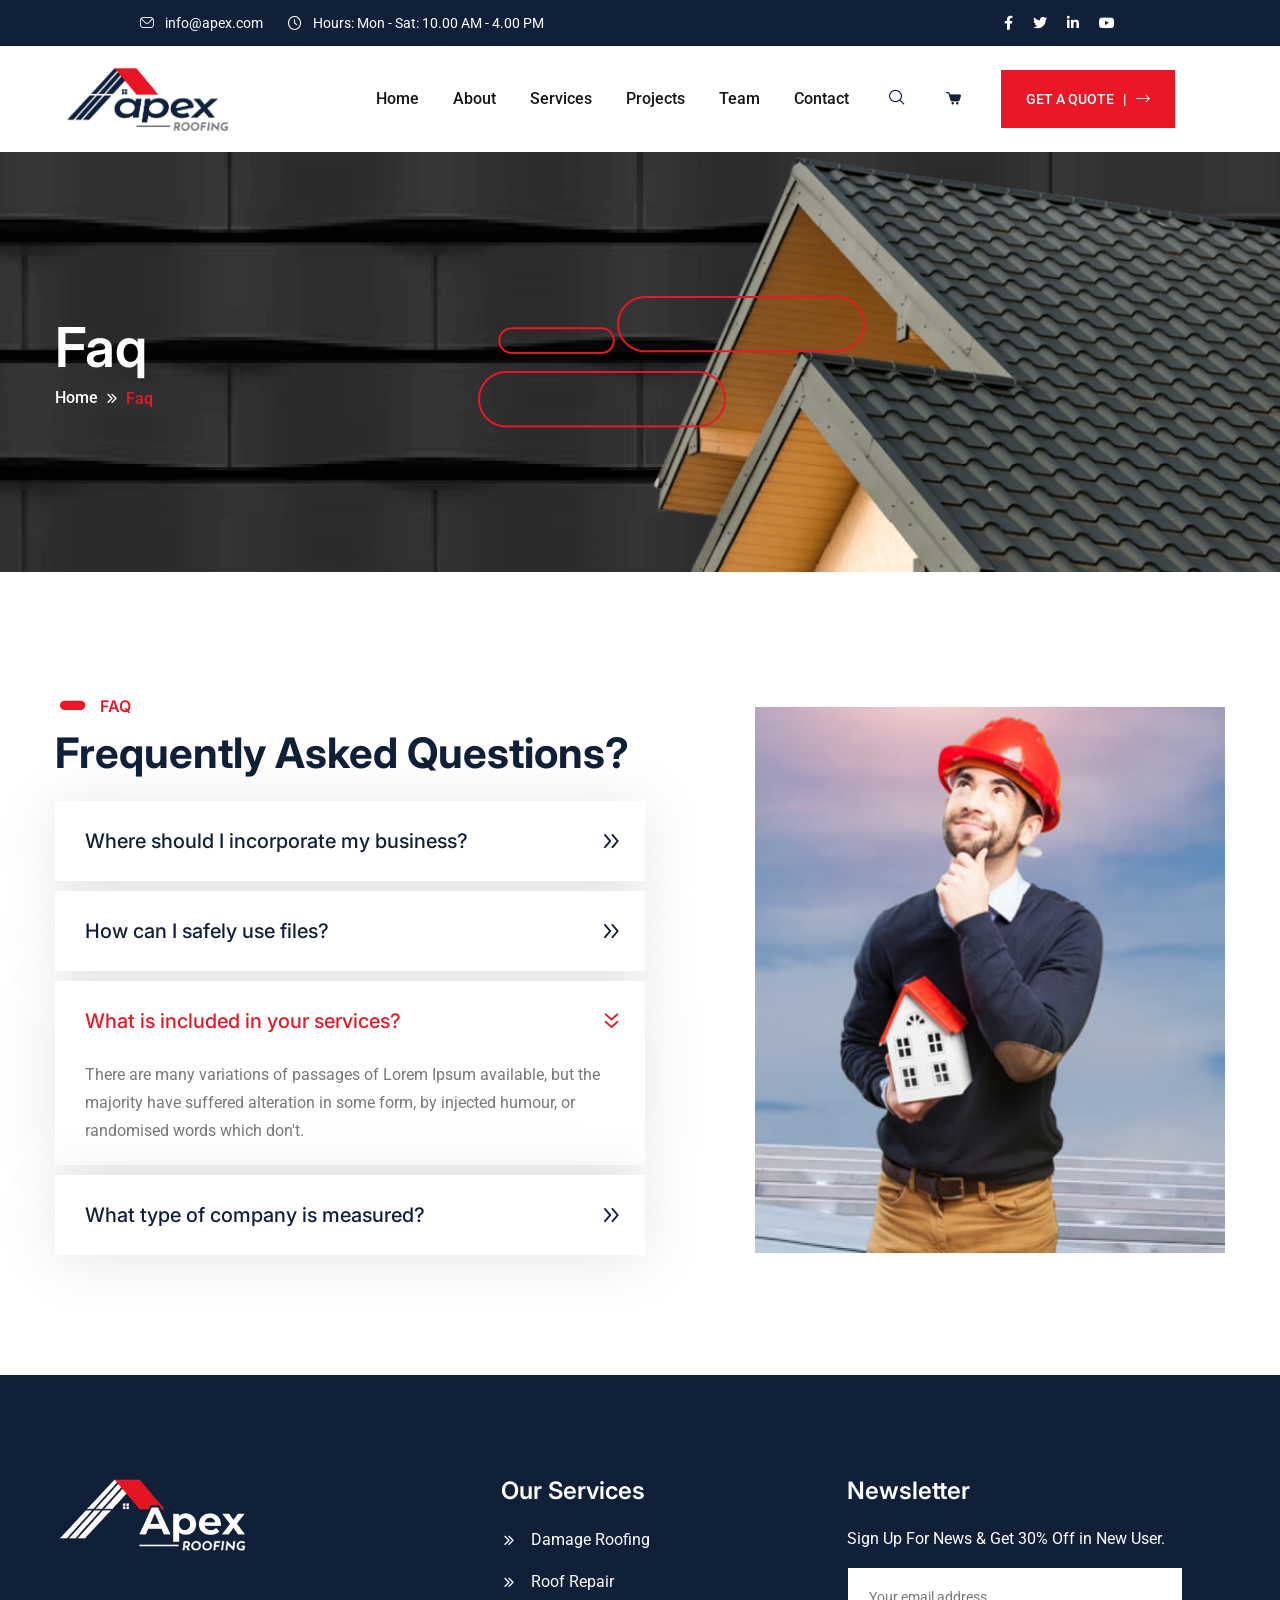
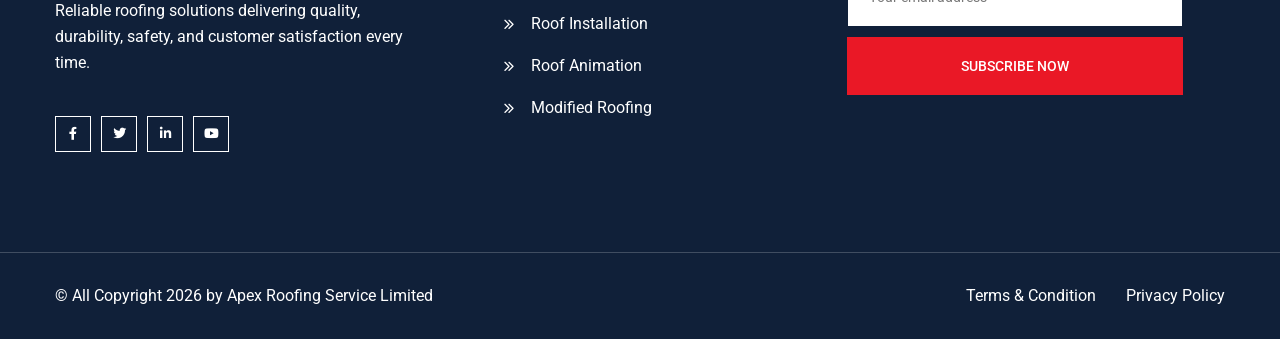
<file: faq.html>
<!doctype html>
<html class="no-js" lang="zxx">


<head>
   <meta charset="utf-8">
   <meta http-equiv="x-ua-compatible" content="ie=edge">
   <title>Apex - Roofing Services</title>
   <meta name="description" content="">
   <meta name="viewport" content="width=device-width, initial-scale=1">

   <!-- Place favicon.ico in the root directory -->
   <link rel="shortcut icon" type="image/x-icon" href="assets/imgs/favicon.svg">
   <!-- CSS here -->
   <link rel="stylesheet" href="assets/css/bootstrap.min.css">
   <link rel="stylesheet" href="assets/css/meanmenu.min.css">
   <link rel="stylesheet" href="assets/css/animate.css">
   <link rel="stylesheet" href="assets/css/swiper.min.css">
   <link rel="stylesheet" href="assets/css/slick.css">
   <link rel="stylesheet" href="assets/css/magnific-popup.css">
   <link rel="stylesheet" href="assets/css/fontawesome-pro.css">
   <link rel="stylesheet" href="assets/css/icomoon.css">
   <link rel="stylesheet" href="assets/css/spacing.css">
   <link rel="stylesheet" href="assets/css/main.css">
</head>

<body>

   <!-- preloader start -->
   <div id="preloader">
      <div class="bd-loader-inner">
         <div class="bd-loader">
            <span class="bd-loader-item"></span>
            <span class="bd-loader-item"></span>
            <span class="bd-loader-item"></span>
            <span class="bd-loader-item"></span>
            <span class="bd-loader-item"></span>
            <span class="bd-loader-item"></span>
            <span class="bd-loader-item"></span>
            <span class="bd-loader-item"></span>
         </div>
      </div>
   </div>
   <!-- preloader start -->

   <!-- Back to top start -->
   <div class="backtotop-wrap cursor-pointer">
      <svg class="backtotop-circle svg-content" width="100%" height="100%" viewBox="-1 -1 102 102">
         <path d="M50,1 a49,49 0 0,1 0,98 a49,49 0 0,1 0,-98" />
      </svg>
   </div>
   <!-- Back to top end -->

   <!-- search area start -->
   <div class="df-search-area">
      <div class="container">
         <div class="row">
            <div class="col-xl-12">
               <div class="df-search-form">
                  <div class="df-search-close text-center mb-20">
                     <button class="df-search-close-btn df-search-close-btn"></button>
                  </div>
                  <form action="#">
                     <div class="df-search-input mb-10">
                        <input type="text" placeholder="Search here...">
                        <button type="submit"><i class="icon-search"></i></button>
                     </div>
                     <div class="df-search-category">
                        <span>Search by : </span>
                        <a href="#">Modified Roofing , </a>
                        <a href="#">Roof Installation, </a>
                        <a href="#">Roof Cornering, </a>
                        <a href="#">Roof Renovation </a>
                     </div>
                  </form>
               </div>
            </div>
         </div>
      </div>
   </div>
   <div class="body-overlay"></div>
   <!-- search area end -->

   <!-- Offcanvas area start -->
   <div class="fix">
      <div class="offcanvas__info">
         <div class="offcanvas__wrapper">
            <div class="offcanvas__content">
               <div class="offcanvas__top mb-40 d-flex justify-content-between align-items-center">
                  <div class="offcanvas__logo">
                     <a href="dashboard.html">
                        <img src="assets/imgs/logo/logo-white.svg" alt="Header Logo">
                     </a>
                  </div>
                  <div class="offcanvas__close">
                     <button>
                        <i class="fal fa-times"></i>
                     </button>
                  </div>
               </div>
               <div class="mobile-menu fix mb-40"></div>
            </div>
         </div>
      </div>
   </div>
   <div class="offcanvas__overlay"></div>
   <div class="offcanvas__overlay-white"></div>
   <!-- Offcanvas area start -->

   <!-- Header area start -->
   <header>
      <div class="container-fluid bg-color-1">
         <div class="header-top">
            <div class="header-top-contact-info">
               <span class="email p-relative"><a href="mailto:info@apex.com">info@apex.com</a></span>
               <span class="time p-relative">Hours: Mon - Sat: 10.00 AM - 4.00 PM</span>
            </div>
            <div class="header-top-socials">
               <span><a href="#"><i class="fab fa-facebook-f"></i></a></span>
               <span><a href="#"><i class="fab fa-twitter"></i></a></span>
               <span><a href="#"><i class="fab fa-linkedin-in"></i></a></span>
               <span><a href="#"><i class="fab fa-youtube"></i></a></span>
            </div>
         </div>
      </div>
      <div id="header-sticky" class="header-area">
         <div class="large-container">
            <div class="mega-menu-wrapper">
               <div class="header-main">
                  <div class="header-left">
                     <div class="header-logo">
                        <a href="index.html">
                           <img src="assets/imgs/logo/logo.png" alt="header logo">
                        </a>
                     </div>                     
                  </div>                  
                  <div class="header-right d-flex justify-content-end">
                     <div class="mean__menu-wrapper d-none d-lg-block">
                        <div class="main-menu">
                           <nav id="mobile-menu">
                              <ul>
                                 <li class="has-dropdown">
                                    <a href="index.html">Home</a>
                                 </li>  
                                 <li>
                                    <a href="about.html">About</a>
                                 </li>  
                                 <li>
                                    <a href="services.html">Services</a>
                                 </li>
                                 <li>
                                    <a href="projects.html">Projects</a>
                                 </li>
                                 <li>
                                    <a href="team.html">Team</a>
                                 </li>
                                 <li>
                                    <a href="contact.html">Contact</a>
                                 </li>
                              </ul>
                           </nav>
                           <!-- for wp -->
                           <div class="header__hamburger ml-50 d-none">
                              <button type="button" class="hamburger-btn offcanvas-open-btn">
                                 <span>01</span>
                                 <span>01</span>
                                 <span>01</span>
                              </button>
                           </div>
                        </div>
                     </div>
                     <div class="search-toggle-open header-search my-auto">
                        <div class="search-icon">
                           <i class="icon-search"></i>
                        </div>
                     </div>
                     <div class="header-shopping-cart my-auto">
                        <div class="cart-icon">
                           <a href="#"><i class="icon-shopping-cart"></i></a>
                        </div>
                     </div>
                     <div class="header-action d-none d-xl-inline-flex gap-5">
                        <div class="header-link">
                           <a class="primary-btn-1 btn-hover" href="contact.html">
                              GET A QUOTE &nbsp; | <i class="icon-right-arrow"></i>
                              <span style="top: 147.172px; left: 108.5px;"></span>
                           </a>
                        </div>
                     </div>
                     <div class="header-action">
                        <div class="header-link-1">
                          <div class="icon">
                           <i class="fal fa-phone-volume"></i>
                          </div>
                          <div class="content">
                           <span>Call Us Now</span>
                              <h6><a href="tel:2085550112">+208-555-0112</a></h6>
                          </div>
                        </div>
                     </div>
                     <div class="header__hamburger d-xl-none my-auto">
                        <div class="sidebar__toggle">
                           <a class="bar-icon" href="javascript:void(0)">
                              <i class="fa-light fa-bars-sort"></i>
                           </a>
                        </div>
                     </div>
                  </div>
               </div>
            </div>
         </div>
      </div>
   </header>
   <!-- Header area end --> 


 <main>
   
 <!-- Breadcrumb area start --> 
<div class="breadcrumb__area theme-bg-1 p-relative pt-160 pb-160">
   <div class="breadcrumb__thumb" data-background="assets/imgs/resources/page-title-bg-1.png"></div>
   <div class="breadcrumb__thumb_2" data-background="assets/imgs/resources/page-title-bg-2.png"></div>
   <div class="breadcrumb__thumb_3" data-background="assets/imgs/shapes/shape-53.png"></div>
   <div class="small-container">
      <div class="row justify-content-center">
         <div class="col-xxl-12">
            <div class="breadcrumb__wrapper p-relative">
               <h2 class="breadcrumb__title">Faq</h2>
               <div class="breadcrumb__menu">
                  <nav>
                     <ul>
                        <li><span><a href="index.html">Home</a></span></li>
                        <li><span>Faq</span></li>
                     </ul>
                  </nav>
               </div>
            </div>
         </div>
      </div>
   </div>
</div>
 <!-- Breadcrumb area end --> 

<section class="faq-page-section section-space">
   <div class="small-container">
      <div class="row">
         <div class="col-xxl-7 col-xl-7 col-lg-7">
            <div class="faq-wrapper pr-80">
               <div class="title-box mb-25 wow fadeInLeft" data-wow-delay=".5s">
                  <span class="section-sub-title no-border">FAQ</span>
                  <h3 class="section-title mt-10">Frequently Asked Questions?</h3>
               </div>
               <div class="bd-faq">
                  <div class="accordion" id="accordionExample-st-2">
                     <div class="bd-faq-group">
                        <div class="accordion-item">
                           <h2 class="accordion-header" id="headingOne-st-2">
                              <button class="accordion-button collapsed" type="button" data-bs-toggle="collapse" data-bs-target="#collapseOne-st-2" aria-expanded="false" aria-controls="collapseOne-st-2">
                                 Where should I incorporate my business?
                              </button>
                           </h2>
                           <div id="collapseOne-st-2" class="accordion-collapse collapse" aria-labelledby="headingOne-st-2" data-bs-parent="#accordionExample-st-2">
                              <div class="accordion-body">
                                 There are many variations of passages of Lorem Ipsum available, but the majority have suffered alteration in some form, by injected humour, or randomised words which don't.
                              </div>
                           </div>
                        </div>
                        <div class="accordion-item">
                           <h2 class="accordion-header" id="headingTwo-st-2">
                              <button class="accordion-button collapsed" type="button" data-bs-toggle="collapse" data-bs-target="#collapseTwo-st-2" aria-expanded="false" aria-controls="collapseTwo-st-2">
                                 How can I safely use files?
                              </button>
                           </h2>
                           <div id="collapseTwo-st-2" class="accordion-collapse collapse" aria-labelledby="headingTwo-st-2" data-bs-parent="#accordionExample-st-2" style="">
                              <div class="accordion-body">
                                 There are many variations of passages of Lorem Ipsum available, but the majority have suffered alteration in some form, by injected humour, or randomised words which don't.
                              </div>
                           </div>
                        </div>
                        <div class="accordion-item">
                           <h2 class="accordion-header" id="headingThree-st-2">
                              <button class="accordion-button" type="button" data-bs-toggle="collapse" data-bs-target="#collapseThree-st-2" aria-expanded="true" aria-controls="collapseThree-st-2">
                                 What is included in your services?
                              </button>
                           </h2>
                           <div id="collapseThree-st-2" class="accordion-collapse collapse show" aria-labelledby="headingThree-st-2" data-bs-parent="#accordionExample-st-2" style="">
                              <div class="accordion-body">
                                 There are many variations of passages of Lorem Ipsum available, but the majority have suffered alteration in some form, by injected humour, or randomised words which don't.
                              </div>
                           </div>
                        </div>
                        <div class="accordion-item">
                           <h2 class="accordion-header" id="headingFour-st-2">
                              <button class="accordion-button collapsed" type="button" data-bs-toggle="collapse" data-bs-target="#collapseFour-st-2" aria-expanded="false" aria-controls="collapseFour-st-2">
                                 What type of company is measured?
                              </button>
                           </h2>
                           <div id="collapseFour-st-2" class="accordion-collapse collapse" aria-labelledby="headingFour-st-2" data-bs-parent="#accordionExample-st-2">
                              <div class="accordion-body">
                                 There are many variations of passages of Lorem Ipsum available, but the majority have suffered alteration in some form, by injected humour, or randomised words which don't.
                              </div>
                           </div>
                        </div>
                     </div>
                  </div>
               </div>
            </div>
         </div>
         <div class="col-xxl-5 col-xl-5 col-lg-5">
            <figure class="w-img pt-15">
               <img src="assets/imgs/resources/faq-2.jpg" alt="">
            </figure>
         </div>
      </div>
   </div>
</section>


 </main>     

   <!-- Footer area start -->
   <footer>
      <div class="footer-main bg-color-1">
         <div class="footer-top section-space-medium">
            <div class="small-container">
               <div class="row g-4">
                  <div class="col-xxl-3 col-xl-3 col-lg-3 col-md-6">
                     <div class="footer-widget-1">
                        <figure class="image">
                           <img style="width:200px;" src="assets/imgs/logo/logowhite.png" alt="">
                        </figure>
                        <p class="mt-40 mb-40">
                           Reliable roofing solutions delivering quality, durability, safety, and customer satisfaction every time.
                        </p>
                        <div class="footer-socials">
                           <span><a href="#"><i class="fab fa-facebook-f"></i></a></span>
                           <span><a href="#"><i class="fab fa-twitter"></i></a></span>
                           <span><a href="#"><i class="fab fa-linkedin-in"></i></a></span>
                           <span><a href="#"><i class="fab fa-youtube"></i></a></span>
                        </div>
                     </div>
                  </div>
                  <div class="col-xxl-3 col-xl-3 col-lg-3 col-md-6">
                     <div class="footer-widget-2 pl-50">
                        <h4 class="mb-20 footer-title">Our Services</h4>
                        <ul class="service-list">
                           <li><a href="service-details.html">Damage Roofing</a></li>
                           <li><a href="service-details.html">Roof Repair</a></li>
                           <li><a href="service-details.html">Roof Installation</a></li>
                           <li><a href="service-details.html">Roof Animation</a></li>
                           <li><a href="service-details.html">Modified Roofing</a></li>
                        </ul>
                     </div>
                  </div>
                  <div class="col-xxl-3 col-xl-3 col-lg-3 col-md-6">
                     <div class="footer-widget-4 pr-30">
                        <h4 class="mb-20 footer-title">Newsletter</h4>
                        <p>Sign Up For News & Get 30% Off
                           in New User.</p>
                         <div class="footer-subscribe">
                           <form action="#">
                              <input type="email" name="email" placeholder="Your email address" required>
                              <button  type="submit" class="primary-btn-1 btn-hover">
                                 SUBSCRIBE NOW
                                 <span style="top: 147.172px; left: 108.5px;"></span>
                              </button>
                           </form>
                         </div>  
                     </div>
                  </div>
               </div>
            </div>
         </div>
         <div class="small-container">
            <div class="footer-bottom pt-30 pb-30">
               <div class="left-area">
                  <span>© All Copyright 2026 by <a href="#">Apex Roofing Service Limited</a></span>
               </div>
               <div class="right-area">
                  <span><a href="#">Terms & Condition</a></span>
                  <span><a href="#">Privacy Policy</a></span>
               </div>
            </div> 
         </div>     
      </div>
   </footer>
   <!-- Footer area end -->
   

   <!-- JS here -->
   <script src="assets/js/jquery-3.6.0.min.js"></script>
   <script src="assets/js/waypoints.min.js"></script>
   <script src="assets/js/bootstrap.bundle.min.js"></script>
   <script src="assets/js/meanmenu.min.js"></script>
   <script src="assets/js/swiper.min.js"></script>
   <script src="assets/js/slick.min.js"></script>
   <script src="assets/js/magnific-popup.min.js"></script>
   <script src="assets/js/counterup.js"></script>
   <script src="assets/js/wow.js"></script>
   <script src="assets/js/main.js"></script>

</body>


</html>
</file>
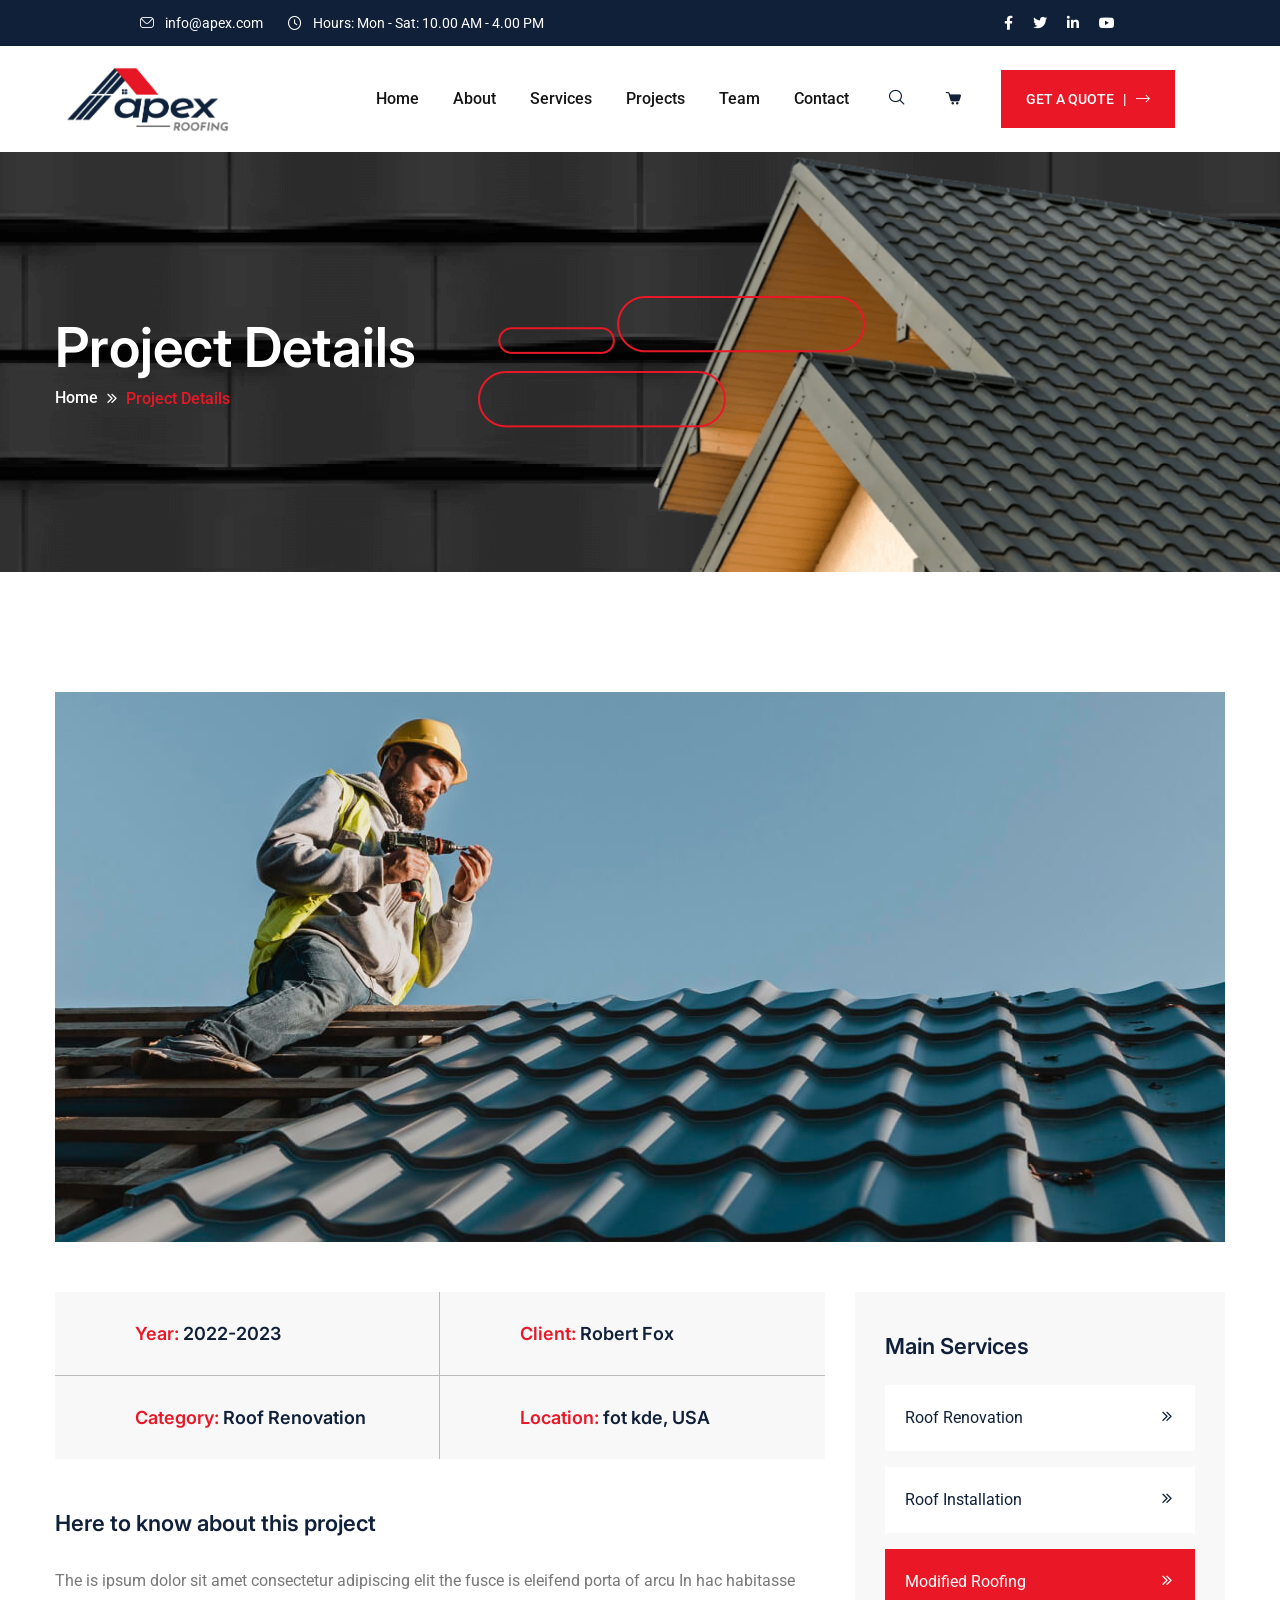
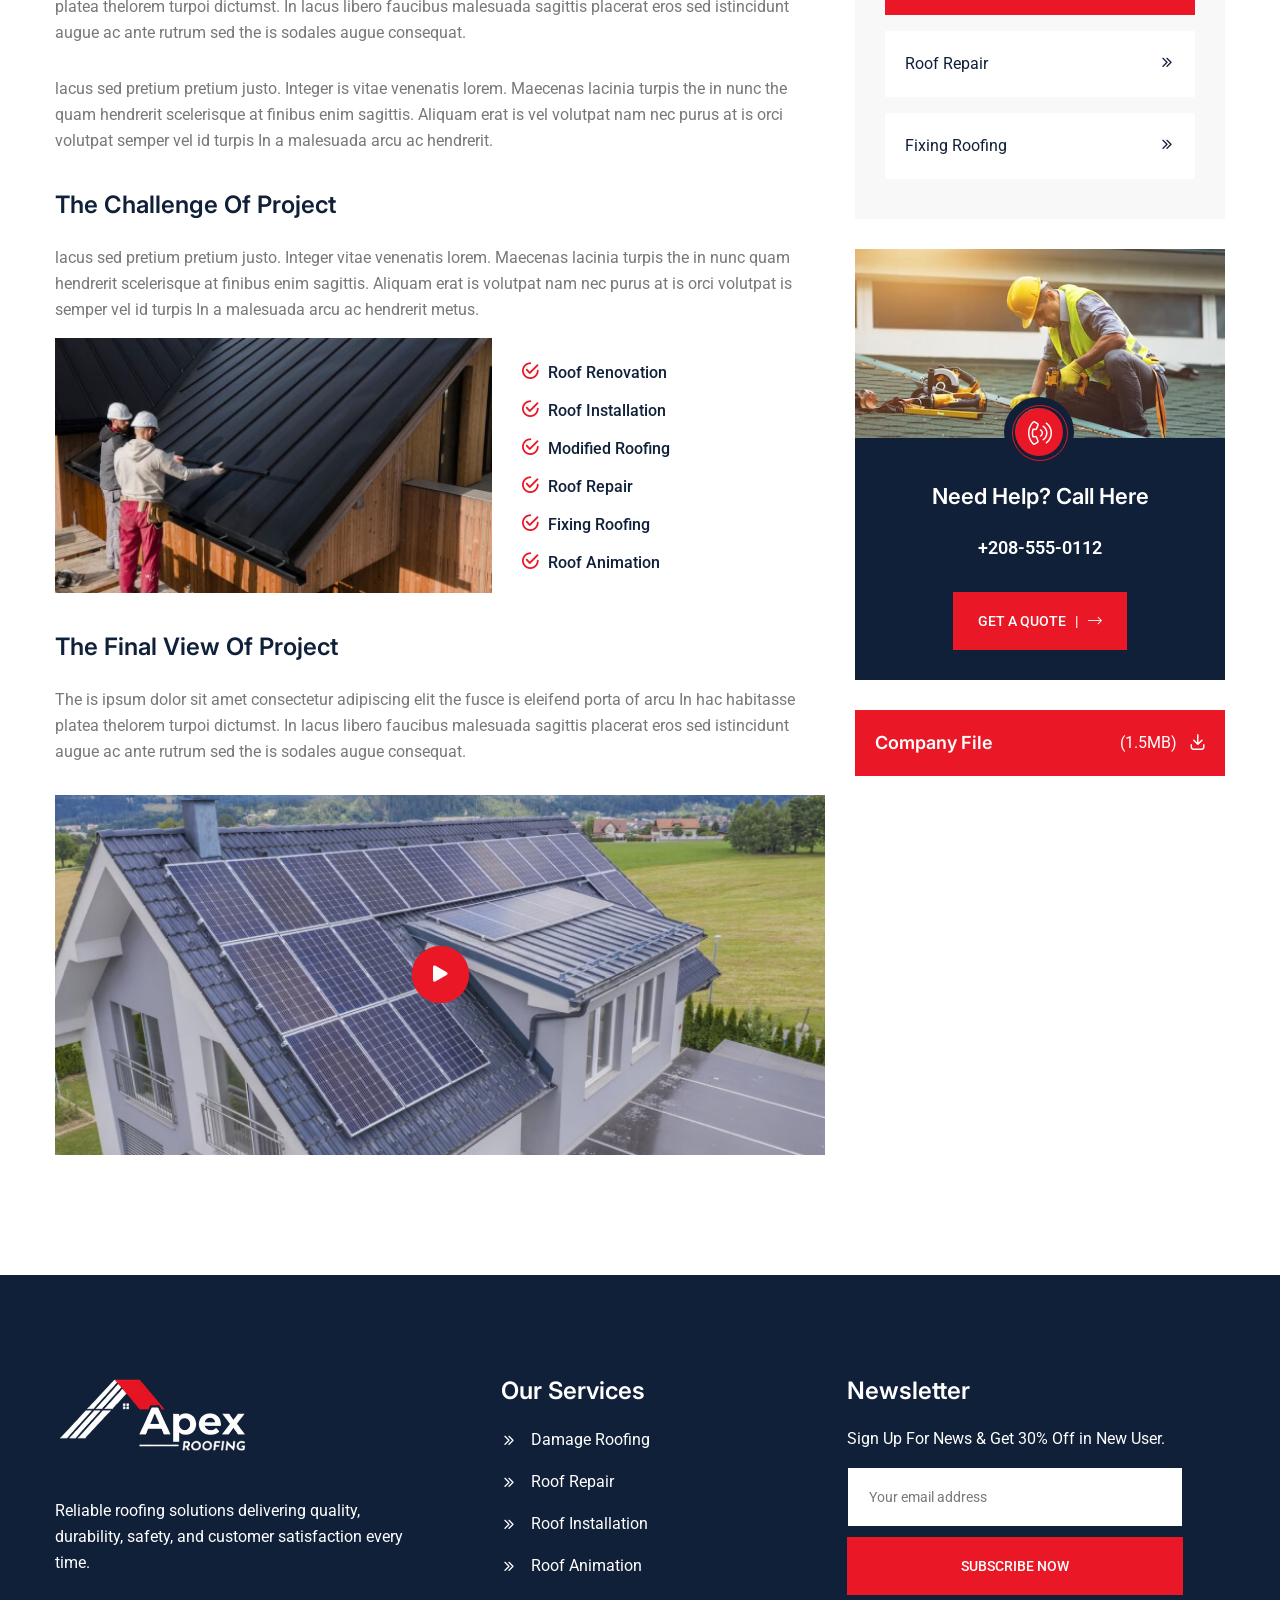
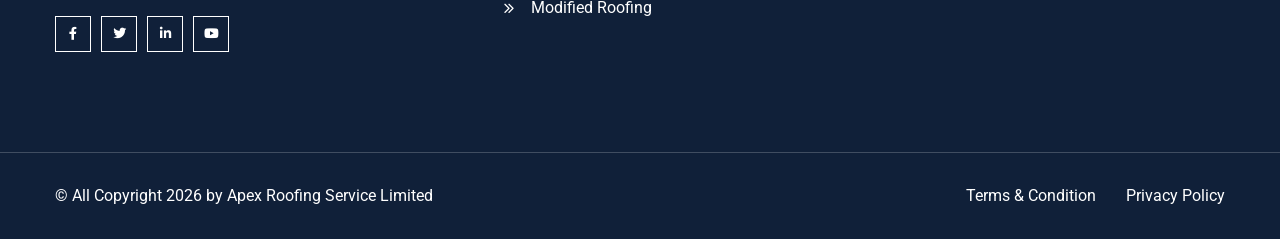
<file: project-details.html>
<!doctype html>
<html class="no-js" lang="zxx">


<head>
   <meta charset="utf-8">
   <meta http-equiv="x-ua-compatible" content="ie=edge">
   <title>Apex - Roofing Services</title>
   <meta name="description" content="">
   <meta name="viewport" content="width=device-width, initial-scale=1">

   <!-- Place favicon.ico in the root directory -->
   <link rel="shortcut icon" type="image/x-icon" href="assets/imgs/favicon.svg">
   <!-- CSS here -->
   <link rel="stylesheet" href="assets/css/bootstrap.min.css">
   <link rel="stylesheet" href="assets/css/meanmenu.min.css">
   <link rel="stylesheet" href="assets/css/animate.css">
   <link rel="stylesheet" href="assets/css/swiper.min.css">
   <link rel="stylesheet" href="assets/css/slick.css">
   <link rel="stylesheet" href="assets/css/magnific-popup.css">
   <link rel="stylesheet" href="assets/css/fontawesome-pro.css">
   <link rel="stylesheet" href="assets/css/icomoon.css">
   <link rel="stylesheet" href="assets/css/spacing.css">
   <link rel="stylesheet" href="assets/css/main.css">
</head>

<body>

   <!-- preloader start -->
   <div id="preloader">
      <div class="bd-loader-inner">
         <div class="bd-loader">
            <span class="bd-loader-item"></span>
            <span class="bd-loader-item"></span>
            <span class="bd-loader-item"></span>
            <span class="bd-loader-item"></span>
            <span class="bd-loader-item"></span>
            <span class="bd-loader-item"></span>
            <span class="bd-loader-item"></span>
            <span class="bd-loader-item"></span>
         </div>
      </div>
   </div>
   <!-- preloader start -->

   <!-- Back to top start -->
   <div class="backtotop-wrap cursor-pointer">
      <svg class="backtotop-circle svg-content" width="100%" height="100%" viewBox="-1 -1 102 102">
         <path d="M50,1 a49,49 0 0,1 0,98 a49,49 0 0,1 0,-98" />
      </svg>
   </div>
   <!-- Back to top end -->

   <!-- search area start -->
   <div class="df-search-area">
      <div class="container">
         <div class="row">
            <div class="col-xl-12">
               <div class="df-search-form">
                  <div class="df-search-close text-center mb-20">
                     <button class="df-search-close-btn df-search-close-btn"></button>
                  </div>
                  <form action="#">
                     <div class="df-search-input mb-10">
                        <input type="text" placeholder="Search here...">
                        <button type="submit"><i class="icon-search"></i></button>
                     </div>
                     <div class="df-search-category">
                        <span>Search by : </span>
                        <a href="#">Modified Roofing , </a>
                        <a href="#">Roof Installation, </a>
                        <a href="#">Roof Cornering, </a>
                        <a href="#">Roof Renovation </a>
                     </div>
                  </form>
               </div>
            </div>
         </div>
      </div>
   </div>
   <div class="body-overlay"></div>
   <!-- search area end -->

   <!-- Offcanvas area start -->
   <div class="fix">
      <div class="offcanvas__info">
         <div class="offcanvas__wrapper">
            <div class="offcanvas__content">
               <div class="offcanvas__top mb-40 d-flex justify-content-between align-items-center">
                  <div class="offcanvas__logo">
                     <a href="dashboard.html">
                        <img src="assets/imgs/logo/logo-white.svg" alt="Header Logo">
                     </a>
                  </div>
                  <div class="offcanvas__close">
                     <button>
                        <i class="fal fa-times"></i>
                     </button>
                  </div>
               </div>
               <div class="mobile-menu fix mb-40"></div>
            </div>
         </div>
      </div>
   </div>
   <div class="offcanvas__overlay"></div>
   <div class="offcanvas__overlay-white"></div>
   <!-- Offcanvas area start -->

   <!-- Header area start -->
   <header>
      <div class="container-fluid bg-color-1">
         <div class="header-top">
            <div class="header-top-contact-info">
               <span class="email p-relative"><a href="mailto:info@apex.com">info@apex.com</a></span>
               <span class="time p-relative">Hours: Mon - Sat: 10.00 AM - 4.00 PM</span>
            </div>
            <div class="header-top-socials">
               <span><a href="#"><i class="fab fa-facebook-f"></i></a></span>
               <span><a href="#"><i class="fab fa-twitter"></i></a></span>
               <span><a href="#"><i class="fab fa-linkedin-in"></i></a></span>
               <span><a href="#"><i class="fab fa-youtube"></i></a></span>
            </div>
         </div>
      </div>
      <div id="header-sticky" class="header-area">
         <div class="large-container">
            <div class="mega-menu-wrapper">
               <div class="header-main">
                  <div class="header-left">
                     <div class="header-logo">
                        <a href="index.html">
                           <img src="assets/imgs/logo/logo.png" alt="header logo">
                        </a>
                     </div>                     
                  </div>                  
                  <div class="header-right d-flex justify-content-end">
                     <div class="mean__menu-wrapper d-none d-lg-block">
                        <div class="main-menu">
                           <nav id="mobile-menu">
                              <ul>
                                 <li class="has-dropdown">
                                    <a href="index.html">Home</a>
                                 </li>  
                                 <li>
                                    <a href="about.html">About</a>
                                 </li>  
                                 <li>
                                    <a href="services.html">Services</a>
                                 </li>
                                 <li>
                                    <a href="projects.html">Projects</a>
                                 </li>
                                 <li>
                                    <a href="team.html">Team</a>
                                 </li>
                                 <li>
                                    <a href="contact.html">Contact</a>
                                 </li>
                              </ul>
                           </nav>
                           <!-- for wp -->
                           <div class="header__hamburger ml-50 d-none">
                              <button type="button" class="hamburger-btn offcanvas-open-btn">
                                 <span>01</span>
                                 <span>01</span>
                                 <span>01</span>
                              </button>
                           </div>
                        </div>
                     </div>
                     <div class="search-toggle-open header-search my-auto">
                        <div class="search-icon">
                           <i class="icon-search"></i>
                        </div>
                     </div>
                     <div class="header-shopping-cart my-auto">
                        <div class="cart-icon">
                           <a href="#"><i class="icon-shopping-cart"></i></a>
                        </div>
                     </div>
                     <div class="header-action d-none d-xl-inline-flex gap-5">
                        <div class="header-link">
                           <a class="primary-btn-1 btn-hover" href="contact.html">
                              GET A QUOTE &nbsp; | <i class="icon-right-arrow"></i>
                              <span style="top: 147.172px; left: 108.5px;"></span>
                           </a>
                        </div>
                     </div>
                     <div class="header-action">
                        <div class="header-link-1">
                          <div class="icon">
                           <i class="fal fa-phone-volume"></i>
                          </div>
                          <div class="content">
                           <span>Call Us Now</span>
                              <h6><a href="tel:2085550112">+208-555-0112</a></h6>
                          </div>
                        </div>
                     </div>
                     <div class="header__hamburger d-xl-none my-auto">
                        <div class="sidebar__toggle">
                           <a class="bar-icon" href="javascript:void(0)">
                              <i class="fa-light fa-bars-sort"></i>
                           </a>
                        </div>
                     </div>
                  </div>
               </div>
            </div>
         </div>
      </div>
   </header>
   <!-- Header area end --> 


 <main>
   
 <!-- Breadcrumb area start --> 
<div class="breadcrumb__area theme-bg-1 p-relative pt-160 pb-160">
   <div class="breadcrumb__thumb" data-background="assets/imgs/resources/page-title-bg-1.png"></div>
   <div class="breadcrumb__thumb_2" data-background="assets/imgs/resources/page-title-bg-2.png"></div>
   <div class="breadcrumb__thumb_3" data-background="assets/imgs/shapes/shape-53.png"></div>
   <div class="small-container">
      <div class="row justify-content-center">
         <div class="col-xxl-12">
            <div class="breadcrumb__wrapper p-relative">
               <h2 class="breadcrumb__title">Project Details</h2>
               <div class="breadcrumb__menu">
                  <nav>
                     <ul>
                        <li><span><a href="index.html">Home</a></span></li>
                        <li><span>Project Details</span></li>
                     </ul>
                  </nav>
               </div>
            </div>
         </div>
      </div>
   </div>
</div>
 <!-- Breadcrumb area end --> 



<section class="Project-details-page section-space">
   <div class="small-container">
      <figure class="w-img">
         <img src="assets/imgs/project/project-details-1.jpg" alt="">
      </figure>
      <div class="row mt-50">
         <div class="col-xxl-8 col-xl-8 col-lg-8">
            <div class="project-details-page-content">
              <div class="project-info mb-50">
                  <h6><span>Year:</span> 2022-2023</h6>
                  <h6><span>Client:</span> Robert Fox</h6>
                  <h6><span>Category:</span> Roof Renovation</h6>
                  <h6><span>Location:</span> fot kde, USA</h6>
              </div>
              <h5 class="project-details-page-title">Here to know about this project</h5>

              <p class="mt-30 mb-30">The is ipsum dolor sit amet consectetur adipiscing elit the fusce is eleifend porta of arcu In hac habitasse platea thelorem turpoi dictumst. In lacus libero faucibus malesuada sagittis placerat eros sed istincidunt augue ac ante rutrum sed the is sodales augue consequat. </p>
              <p>lacus sed pretium pretium justo. Integer is vitae venenatis lorem. Maecenas lacinia turpis the in nunc the quam hendrerit scelerisque at finibus enim sagittis. Aliquam erat is vel volutpat nam nec purus at is orci volutpat semper vel id turpis In a malesuada arcu ac hendrerit.</p>

              <h4 class="mt-35 mb-25">The Challenge Of Project</h4>

              <p>lacus sed pretium pretium justo. Integer vitae venenatis lorem. Maecenas lacinia turpis the in nunc quam hendrerit scelerisque at finibus enim sagittis. Aliquam erat is volutpat nam nec purus at is orci volutpat is semper vel id turpis In a malesuada arcu ac hendrerit metus.</p>

              <div class="row">
               <div class="col-lg-7">
                  <figure class="w-img">
                     <img src="assets/imgs/project/project-details-2.jpg" alt="">
                  </figure>
               </div>
               <div class="col-lg-5">
                  <ul class="service-details-page-list pt-20 pb-10">
                     <li>Roof Renovation</li>
                     <li>Roof Installation</li>
                     <li>Modified Roofing</li>
                     <li>Roof Repair</li>
                     <li>Fixing Roofing</li>
                     <li>Roof Animation</li>
                  </ul>
               </div>
            </div>

            <h4 class="mt-35 mb-25">The Final View Of Project</h4>
            <p class="mb-30">The is ipsum dolor sit amet consectetur adipiscing elit the fusce is eleifend porta of arcu In hac habitasse platea thelorem turpoi dictumst. In lacus libero faucibus malesuada sagittis placerat eros sed istincidunt augue ac ante rutrum sed the is sodales augue consequat. </p>

            <div class="project-details-video p-relative">
               <figure class="image w-img">
                  <img src="assets/imgs/project/project-details-3.jpg" alt="">
               </figure>
               <div class="play-btn">
                  <div class="video_player_btn">
                     <a href="https://www.youtube.com/watch?v=eEzD-Y97ges" class="popup-video"><i class="icon-play"></i></a>
                 </div>
               </div> 
            </div>
            </div>
         </div>
         <div class="col-xxl-4 col-xl-4 col-lg-4">
            <div class="service-sidebar">
               <aside>
                  <div class="service-widget-1 mb-30">
                     <h5>Main Services</h5>
                     <ul>
                        <li>
                           <a href="#">
                              <span>Roof Renovation</span>
                              <span><i class="icon-arrow-right-double"></i></span>
                           </a>
                        </li>
                        <li>
                           <a href="#">
                              <span>Roof Installation</span>
                              <span><i class="icon-arrow-right-double"></i></span>
                           </a>
                        </li>
                        <li>
                           <a class="active" href="#">
                              <span>Modified Roofing</span>
                              <span><i class="icon-arrow-right-double"></i></span>
                           </a>
                        </li>
                        <li>
                           <a href="#">
                              <span>Roof Repair</span>
                              <span><i class="icon-arrow-right-double"></i></span>
                           </a>
                        </li>
                        <li>
                           <a href="#">
                              <span>Fixing Roofing</span>
                              <span><i class="icon-arrow-right-double"></i></span>
                           </a>
                        </li>
                     </ul>
                  </div>
                  <div class="service-widget-2 mb-30">
                     <figure class="w-img">
                        <img src="assets/imgs/service/service-widget-1.jpg" alt="">
                     </figure>
                     <div class="content bg-color-1 text-center">
                        <div class="icon-box p-relative">
                           <i class="fal fa-phone-volume"></i>
                        </div>
                        <h5>Need Help? Call Here</h5>
                        <a class="pt-25 pb-25 phone" href="tel:2085550112">+208-555-0112</a>
                        <div class="btn-box">
                           <a class="primary-btn-1 btn-hover" href="contact.html">
                              GET A QUOTE &nbsp; | <i class="icon-right-arrow"></i>
                              <span style="top: 147.172px; left: 108.5px;"></span>
                           </a>
                        </div>
                     </div>
                  </div>
                  <div class="service-widget-3">
                     <div class="company-file">
                        <h6>Company File</h6>
                        <div class="file-size">
                           <span>(1.5MB)</span>
                           <span><a href="#"><i class="far fa-arrow-down-to-bracket"></i></a></span>
                        </div>
                     </div>
                  </div>
               </aside>
            </div>
         </div>
      </div>
   </div>
</section>

 </main>     

   <!-- Footer area start -->
   <footer>
      <div class="footer-main bg-color-1">
         <div class="footer-top section-space-medium">
            <div class="small-container">
               <div class="row g-4">
                  <div class="col-xxl-3 col-xl-3 col-lg-3 col-md-6">
                     <div class="footer-widget-1">
                        <figure class="image">
                           <img style="width:200px;" src="assets/imgs/logo/logowhite.png" alt="">
                        </figure>
                        <p class="mt-40 mb-40">
                           Reliable roofing solutions delivering quality, durability, safety, and customer satisfaction every time.
                        </p>
                        <div class="footer-socials">
                           <span><a href="#"><i class="fab fa-facebook-f"></i></a></span>
                           <span><a href="#"><i class="fab fa-twitter"></i></a></span>
                           <span><a href="#"><i class="fab fa-linkedin-in"></i></a></span>
                           <span><a href="#"><i class="fab fa-youtube"></i></a></span>
                        </div>
                     </div>
                  </div>
                  <div class="col-xxl-3 col-xl-3 col-lg-3 col-md-6">
                     <div class="footer-widget-2 pl-50">
                        <h4 class="mb-20 footer-title">Our Services</h4>
                        <ul class="service-list">
                           <li><a href="service-details.html">Damage Roofing</a></li>
                           <li><a href="service-details.html">Roof Repair</a></li>
                           <li><a href="service-details.html">Roof Installation</a></li>
                           <li><a href="service-details.html">Roof Animation</a></li>
                           <li><a href="service-details.html">Modified Roofing</a></li>
                        </ul>
                     </div>
                  </div>
                  <div class="col-xxl-3 col-xl-3 col-lg-3 col-md-6">
                     <div class="footer-widget-4 pr-30">
                        <h4 class="mb-20 footer-title">Newsletter</h4>
                        <p>Sign Up For News & Get 30% Off
                           in New User.</p>
                         <div class="footer-subscribe">
                           <form action="#">
                              <input type="email" name="email" placeholder="Your email address" required>
                              <button  type="submit" class="primary-btn-1 btn-hover">
                                 SUBSCRIBE NOW
                                 <span style="top: 147.172px; left: 108.5px;"></span>
                              </button>
                           </form>
                         </div>  
                     </div>
                  </div>
               </div>
            </div>
         </div>
         <div class="small-container">
            <div class="footer-bottom pt-30 pb-30">
               <div class="left-area">
                  <span>© All Copyright 2026 by <a href="#">Apex Roofing Service Limited</a></span>
               </div>
               <div class="right-area">
                  <span><a href="#">Terms & Condition</a></span>
                  <span><a href="#">Privacy Policy</a></span>
               </div>
            </div> 
         </div>     
      </div>
   </footer>
   <!-- Footer area end -->
   

   <!-- JS here -->
   <script src="assets/js/jquery-3.6.0.min.js"></script>
   <script src="assets/js/waypoints.min.js"></script>
   <script src="assets/js/bootstrap.bundle.min.js"></script>
   <script src="assets/js/meanmenu.min.js"></script>
   <script src="assets/js/swiper.min.js"></script>
   <script src="assets/js/slick.min.js"></script>
   <script src="assets/js/magnific-popup.min.js"></script>
   <script src="assets/js/counterup.js"></script>
   <script src="assets/js/wow.js"></script>
   <script src="assets/js/main.js"></script>

</body>


</html>
</file>
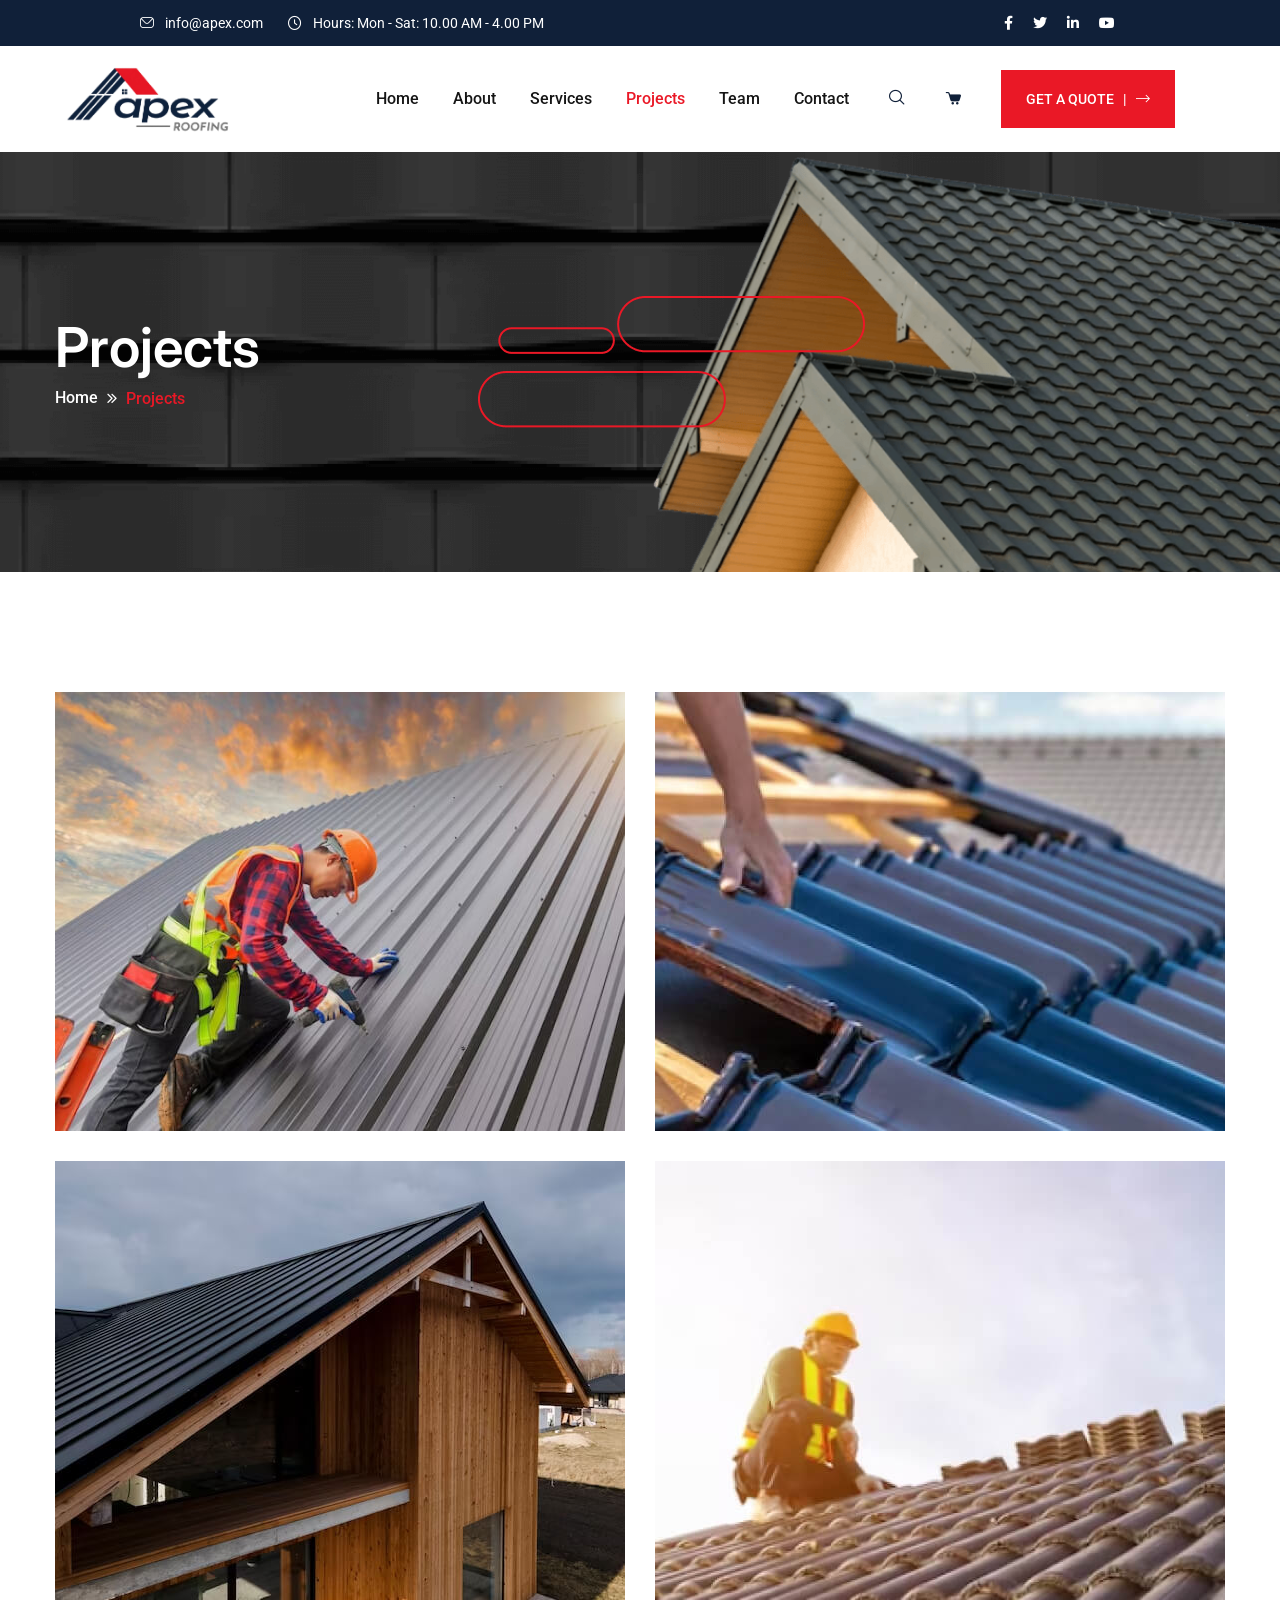
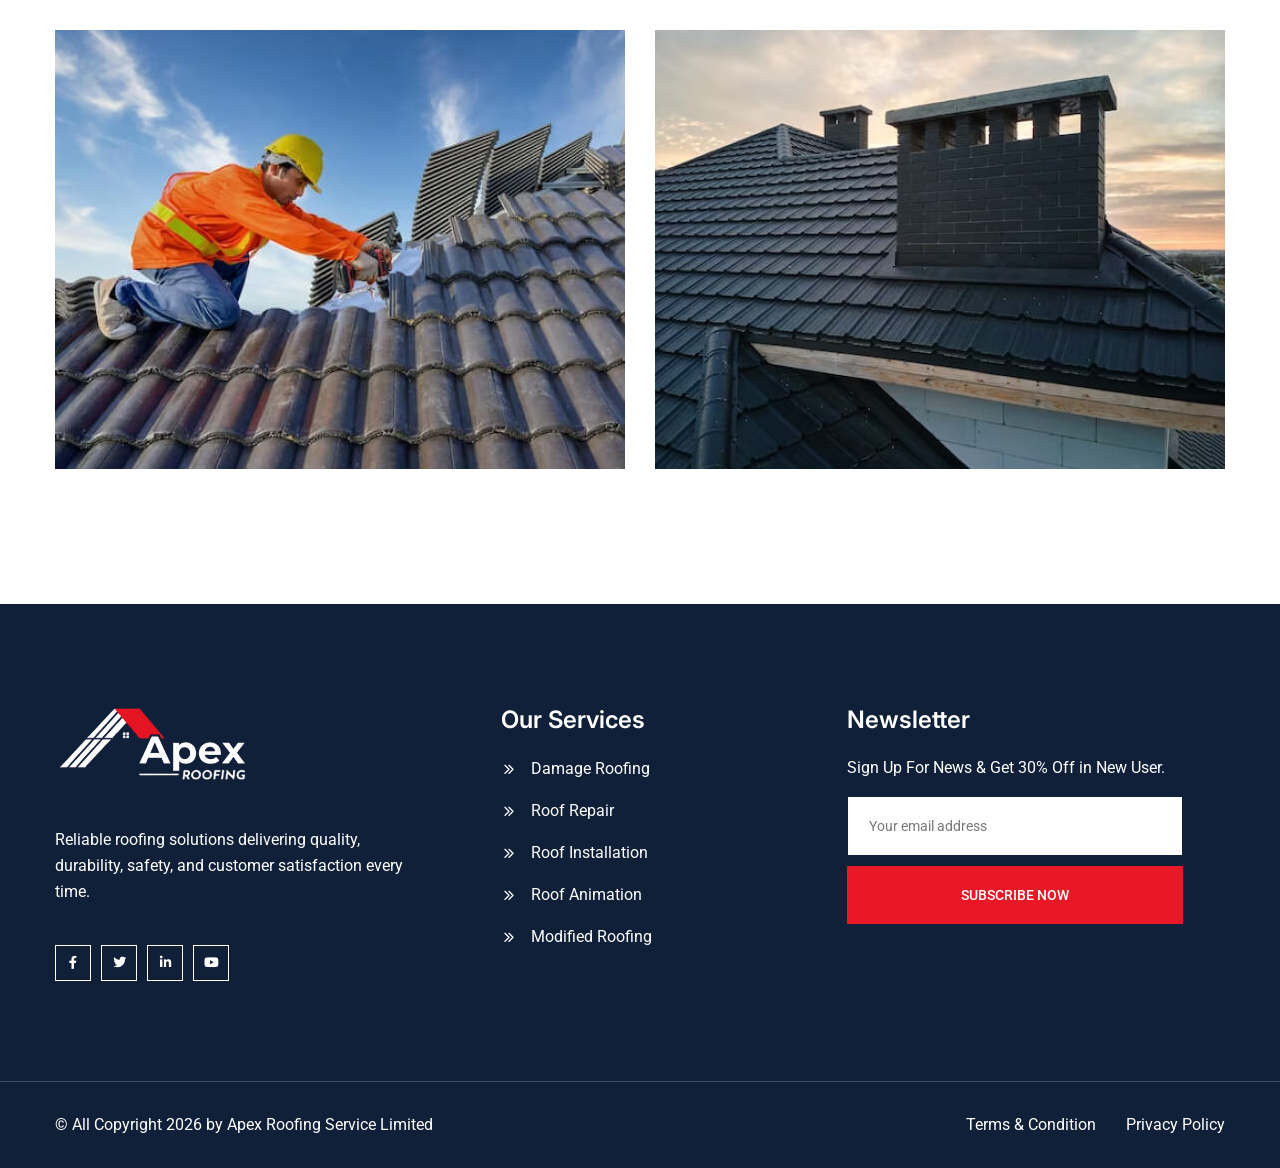
<file: projects.html>
<!doctype html>
<html class="no-js" lang="zxx">



<head>
   <meta charset="utf-8">
   <meta http-equiv="x-ua-compatible" content="ie=edge">
   <title>Apex - Roofing Services</title>
   <meta name="description" content="">
   <meta name="viewport" content="width=device-width, initial-scale=1">

   <!-- Place favicon.ico in the root directory -->
   <link rel="shortcut icon" type="image/x-icon" href="assets/imgs/favicon.svg">
   <!-- CSS here -->
   <link rel="stylesheet" href="assets/css/bootstrap.min.css">
   <link rel="stylesheet" href="assets/css/meanmenu.min.css">
   <link rel="stylesheet" href="assets/css/animate.css">
   <link rel="stylesheet" href="assets/css/swiper.min.css">
   <link rel="stylesheet" href="assets/css/slick.css">
   <link rel="stylesheet" href="assets/css/magnific-popup.css">
   <link rel="stylesheet" href="assets/css/fontawesome-pro.css">
   <link rel="stylesheet" href="assets/css/icomoon.css">
   <link rel="stylesheet" href="assets/css/spacing.css">
   <link rel="stylesheet" href="assets/css/main.css">
</head>

<body>

   <!-- preloader start -->
   <div id="preloader">
      <div class="bd-loader-inner">
         <div class="bd-loader">
            <span class="bd-loader-item"></span>
            <span class="bd-loader-item"></span>
            <span class="bd-loader-item"></span>
            <span class="bd-loader-item"></span>
            <span class="bd-loader-item"></span>
            <span class="bd-loader-item"></span>
            <span class="bd-loader-item"></span>
            <span class="bd-loader-item"></span>
         </div>
      </div>
   </div>
   <!-- preloader start -->

   <!-- Back to top start -->
   <div class="backtotop-wrap cursor-pointer">
      <svg class="backtotop-circle svg-content" width="100%" height="100%" viewBox="-1 -1 102 102">
         <path d="M50,1 a49,49 0 0,1 0,98 a49,49 0 0,1 0,-98" />
      </svg>
   </div>
   <!-- Back to top end -->

   <!-- search area start -->
   <div class="df-search-area">
      <div class="container">
         <div class="row">
            <div class="col-xl-12">
               <div class="df-search-form">
                  <div class="df-search-close text-center mb-20">
                     <button class="df-search-close-btn df-search-close-btn"></button>
                  </div>
                  <form action="#">
                     <div class="df-search-input mb-10">
                        <input type="text" placeholder="Search here...">
                        <button type="submit"><i class="icon-search"></i></button>
                     </div>
                     <div class="df-search-category">
                        <span>Search by : </span>
                        <a href="#">Modified Roofing , </a>
                        <a href="#">Roof Installation, </a>
                        <a href="#">Roof Cornering, </a>
                        <a href="#">Roof Renovation </a>
                     </div>
                  </form>
               </div>
            </div>
         </div>
      </div>
   </div>
   <div class="body-overlay"></div>
   <!-- search area end -->

   <!-- Offcanvas area start -->
   <div class="fix">
      <div class="offcanvas__info">
         <div class="offcanvas__wrapper">
            <div class="offcanvas__content">
               <div class="offcanvas__top mb-40 d-flex justify-content-between align-items-center">
                  <div class="offcanvas__logo">
                     <a href="dashboard.html">
                        <img src="assets/imgs/logo/logo-white.svg" alt="Header Logo">
                     </a>
                  </div>
                  <div class="offcanvas__close">
                     <button>
                        <i class="fal fa-times"></i>
                     </button>
                  </div>
               </div>
               <div class="mobile-menu fix mb-40"></div>
            </div>
         </div>
      </div>
   </div>
   <div class="offcanvas__overlay"></div>
   <div class="offcanvas__overlay-white"></div>
   <!-- Offcanvas area start -->

   <!-- Header area start -->
   <header>
      <div class="container-fluid bg-color-1">
         <div class="header-top">
            <div class="header-top-contact-info">
               <span class="email p-relative"><a href="mailto:info@apex.com">info@apex.com</a></span>
               <span class="time p-relative">Hours: Mon - Sat: 10.00 AM - 4.00 PM</span>
            </div>
            <div class="header-top-socials">
               <span><a href="#"><i class="fab fa-facebook-f"></i></a></span>
               <span><a href="#"><i class="fab fa-twitter"></i></a></span>
               <span><a href="#"><i class="fab fa-linkedin-in"></i></a></span>
               <span><a href="#"><i class="fab fa-youtube"></i></a></span>
            </div>
         </div>
      </div>
      <div id="header-sticky" class="header-area">
         <div class="large-container">
            <div class="mega-menu-wrapper">
               <div class="header-main">
                  <div class="header-left">
                     <div class="header-logo">
                        <a href="index.html">
                           <img src="assets/imgs/logo/logo.png" alt="header logo">
                        </a>
                     </div>                     
                  </div>                  
                  <div class="header-right d-flex justify-content-end">
                     <div class="mean__menu-wrapper d-none d-lg-block">
                        <div class="main-menu">
                           <nav id="mobile-menu">
                              <ul>
                                 <li class="has-dropdown">
                                    <a href="index.html">Home</a>
                                 </li>  
                                 <li>
                                    <a href="about.html">About</a>
                                 </li>  
                                 <li>
                                    <a href="services.html">Services</a>
                                 </li>
                                 <li class="active">
                                    <a href="projects.html">Projects</a>
                                 </li>
                                 <li>
                                    <a href="team.html">Team</a>
                                 </li>
                                 <li>
                                    <a href="contact.html">Contact</a>
                                 </li>
                              </ul>
                           </nav>
                           <!-- for wp -->
                           <div class="header__hamburger ml-50 d-none">
                              <button type="button" class="hamburger-btn offcanvas-open-btn">
                                 <span>01</span>
                                 <span>01</span>
                                 <span>01</span>
                              </button>
                           </div>
                        </div>
                     </div>
                     <div class="search-toggle-open header-search my-auto">
                        <div class="search-icon">
                           <i class="icon-search"></i>
                        </div>
                     </div>
                     <div class="header-shopping-cart my-auto">
                        <div class="cart-icon">
                           <a href="#"><i class="icon-shopping-cart"></i></a>
                        </div>
                     </div>
                     <div class="header-action d-none d-xl-inline-flex gap-5">
                        <div class="header-link">
                           <a class="primary-btn-1 btn-hover" href="contact.html">
                              GET A QUOTE &nbsp; | <i class="icon-right-arrow"></i>
                              <span style="top: 147.172px; left: 108.5px;"></span>
                           </a>
                        </div>
                     </div>
                     <div class="header-action">
                        <div class="header-link-1">
                          <div class="icon">
                           <i class="fal fa-phone-volume"></i>
                          </div>
                          <div class="content">
                           <span>Call Us Now</span>
                              <h6><a href="tel:2085550112">+208-555-0112</a></h6>
                          </div>
                        </div>
                     </div>
                     <div class="header__hamburger d-xl-none my-auto">
                        <div class="sidebar__toggle">
                           <a class="bar-icon" href="javascript:void(0)">
                              <i class="fa-light fa-bars-sort"></i>
                           </a>
                        </div>
                     </div>
                  </div>
               </div>
            </div>
         </div>
      </div>
   </header>
   <!-- Header area end --> 


 <main>
   
 <!-- Breadcrumb area start --> 
<div class="breadcrumb__area theme-bg-1 p-relative pt-160 pb-160">
   <div class="breadcrumb__thumb" data-background="assets/imgs/resources/page-title-bg-1.png"></div>
   <div class="breadcrumb__thumb_2" data-background="assets/imgs/resources/page-title-bg-2.png"></div>
   <div class="breadcrumb__thumb_3" data-background="assets/imgs/shapes/shape-53.png"></div>
   <div class="small-container">
      <div class="row justify-content-center">
         <div class="col-xxl-12">
            <div class="breadcrumb__wrapper p-relative">
               <h2 class="breadcrumb__title">Projects</h2>
               <div class="breadcrumb__menu">
                  <nav>
                     <ul>
                        <li><span><a href="index.html">Home</a></span></li>
                        <li><span>Projects</span></li>
                     </ul>
                  </nav>
               </div>
            </div>
         </div>
      </div>
   </div>
</div>
 <!-- Breadcrumb area end --> 


 <!-- Project slider two area start --> 
<section class="project-page-section section-space p-relative fix">
   <div class="small-container">
      <div class="row g-4">
         <div class="col-xxl-6 col-xl-6 col-lg-6 mb-15">
            <div class="project-slider-area p-relative">
               <figure class="image m-img">
                  <img src="assets/imgs/project/project-1.jpg" alt="">
               </figure>
               <div class="content-area">
                  <div class="title-area">
                     <h6 class="mb-5">Fixing roof</h6>
                     <h5><a href="project-details.html">Roof renovation</a></h5>
                  </div>
                  <div class="icon-area">
                     <a href="project-details.html"><i class="icon-arrow-up"></i></a>
                  </div>
               </div>
            </div>
         </div>
         <div class="col-xxl-6 col-xl-6 col-lg-6 mb-15">
            <div class="project-slider-area p-relative">
               <figure class="image m-img">
                  <img src="assets/imgs/project/project-2.jpg" alt="">
               </figure>
               <div class="content-area">
                  <div class="title-area">
                     <h6 class="mb-5">Fixing roof</h6>
                     <h5><a href="project-details.html">Roof renovation</a></h5>
                  </div>
                  <div class="icon-area">
                     <a href="project-details.html"><i class="icon-arrow-up"></i></a>
                  </div>
               </div>
            </div>
         </div>
         <div class="col-xxl-6 col-xl-6 col-lg-6 mb-15">
            <div class="project-slider-area p-relative">
               <figure class="image m-img">
                  <img src="assets/imgs/project/project-3.jpg" alt="">
               </figure>
               <div class="content-area">
                  <div class="title-area">
                     <h6 class="mb-5">Fixing roof</h6>
                     <h5><a href="project-details.html">Roof renovation</a></h5>
                  </div>
                  <div class="icon-area">
                     <a href="project-details.html"><i class="icon-arrow-up"></i></a>
                  </div>
               </div>
            </div>
         </div>
         <div class="col-xxl-6 col-xl-6 col-lg-6 mb-15">
            <div class="project-slider-area p-relative">
               <figure class="image m-img">
                  <img src="assets/imgs/project/project-4.jpg" alt="">
               </figure>
               <div class="content-area">
                  <div class="title-area">
                     <h6 class="mb-5">Fixing roof</h6>
                     <h5><a href="project-details.html">Roof renovation</a></h5>
                  </div>
                  <div class="icon-area">
                     <a href="project-details.html"><i class="icon-arrow-up"></i></a>
                  </div>
               </div>
            </div>
         </div>
         <div class="col-xxl-6 col-xl-6 col-lg-6 mb-15">
            <div class="project-slider-area p-relative">
               <figure class="image m-img">
                  <img src="assets/imgs/project/project-9.jpg" alt="">
               </figure>
               <div class="content-area">
                  <div class="title-area">
                     <h6 class="mb-5">Fixing roof</h6>
                     <h5><a href="project-details.html">Roof renovation</a></h5>
                  </div>
                  <div class="icon-area">
                     <a href="project-details.html"><i class="icon-arrow-up"></i></a>
                  </div>
               </div>
            </div>
         </div>
         <div class="col-xxl-6 col-xl-6 col-lg-6 mb-15">
            <div class="project-slider-area p-relative">
               <figure class="image m-img">
                  <img src="assets/imgs/project/project-10.jpg" alt="">
               </figure>
               <div class="content-area">
                  <div class="title-area">
                     <h6 class="mb-5">Fixing roof</h6>
                     <h5><a href="project-details.html">Roof renovation</a></h5>
                  </div>
                  <div class="icon-area">
                     <a href="project-details.html"><i class="icon-arrow-up"></i></a>
                  </div>
               </div>
            </div>
         </div>
      </div>
   </div>
</section>
 <!-- Project slider two area end --> 



 </main>     

   <!-- Footer area start -->
   <footer>
      <div class="footer-main bg-color-1">
         <div class="footer-top section-space-medium">
            <div class="small-container">
               <div class="row g-4">
                  <div class="col-xxl-3 col-xl-3 col-lg-3 col-md-6">
                     <div class="footer-widget-1">
                        <figure class="image">
                           <img style="width:200px;" src="assets/imgs/logo/logowhite.png" alt="">
                        </figure>
                        <p class="mt-40 mb-40">
                           Reliable roofing solutions delivering quality, durability, safety, and customer satisfaction every time.
                        </p>
                        <div class="footer-socials">
                           <span><a href="#"><i class="fab fa-facebook-f"></i></a></span>
                           <span><a href="#"><i class="fab fa-twitter"></i></a></span>
                           <span><a href="#"><i class="fab fa-linkedin-in"></i></a></span>
                           <span><a href="#"><i class="fab fa-youtube"></i></a></span>
                        </div>
                     </div>
                  </div>
                  <div class="col-xxl-3 col-xl-3 col-lg-3 col-md-6">
                     <div class="footer-widget-2 pl-50">
                        <h4 class="mb-20 footer-title">Our Services</h4>
                        <ul class="service-list">
                           <li><a href="service-details.html">Damage Roofing</a></li>
                           <li><a href="service-details.html">Roof Repair</a></li>
                           <li><a href="service-details.html">Roof Installation</a></li>
                           <li><a href="service-details.html">Roof Animation</a></li>
                           <li><a href="service-details.html">Modified Roofing</a></li>
                        </ul>
                     </div>
                  </div>
                  <div class="col-xxl-3 col-xl-3 col-lg-3 col-md-6">
                     <div class="footer-widget-4 pr-30">
                        <h4 class="mb-20 footer-title">Newsletter</h4>
                        <p>Sign Up For News & Get 30% Off
                           in New User.</p>
                         <div class="footer-subscribe">
                           <form action="#">
                              <input type="email" name="email" placeholder="Your email address" required>
                              <button  type="submit" class="primary-btn-1 btn-hover">
                                 SUBSCRIBE NOW
                                 <span style="top: 147.172px; left: 108.5px;"></span>
                              </button>
                           </form>
                         </div>  
                     </div>
                  </div>
               </div>
            </div>
         </div>
         <div class="small-container">
            <div class="footer-bottom pt-30 pb-30">
               <div class="left-area">
                  <span>© All Copyright 2026 by <a href="#">Apex Roofing Service Limited</a></span>
               </div>
               <div class="right-area">
                  <span><a href="#">Terms & Condition</a></span>
                  <span><a href="#">Privacy Policy</a></span>
               </div>
            </div> 
         </div>     
      </div>
   </footer>
   <!-- Footer area end -->
   

   <!-- JS here -->
   <script src="assets/js/jquery-3.6.0.min.js"></script>
   <script src="assets/js/waypoints.min.js"></script>
   <script src="assets/js/bootstrap.bundle.min.js"></script>
   <script src="assets/js/meanmenu.min.js"></script>
   <script src="assets/js/swiper.min.js"></script>
   <script src="assets/js/slick.min.js"></script>
   <script src="assets/js/magnific-popup.min.js"></script>
   <script src="assets/js/counterup.js"></script>
   <script src="assets/js/wow.js"></script>
   <script src="assets/js/main.js"></script>

</body>


</html>
</file>
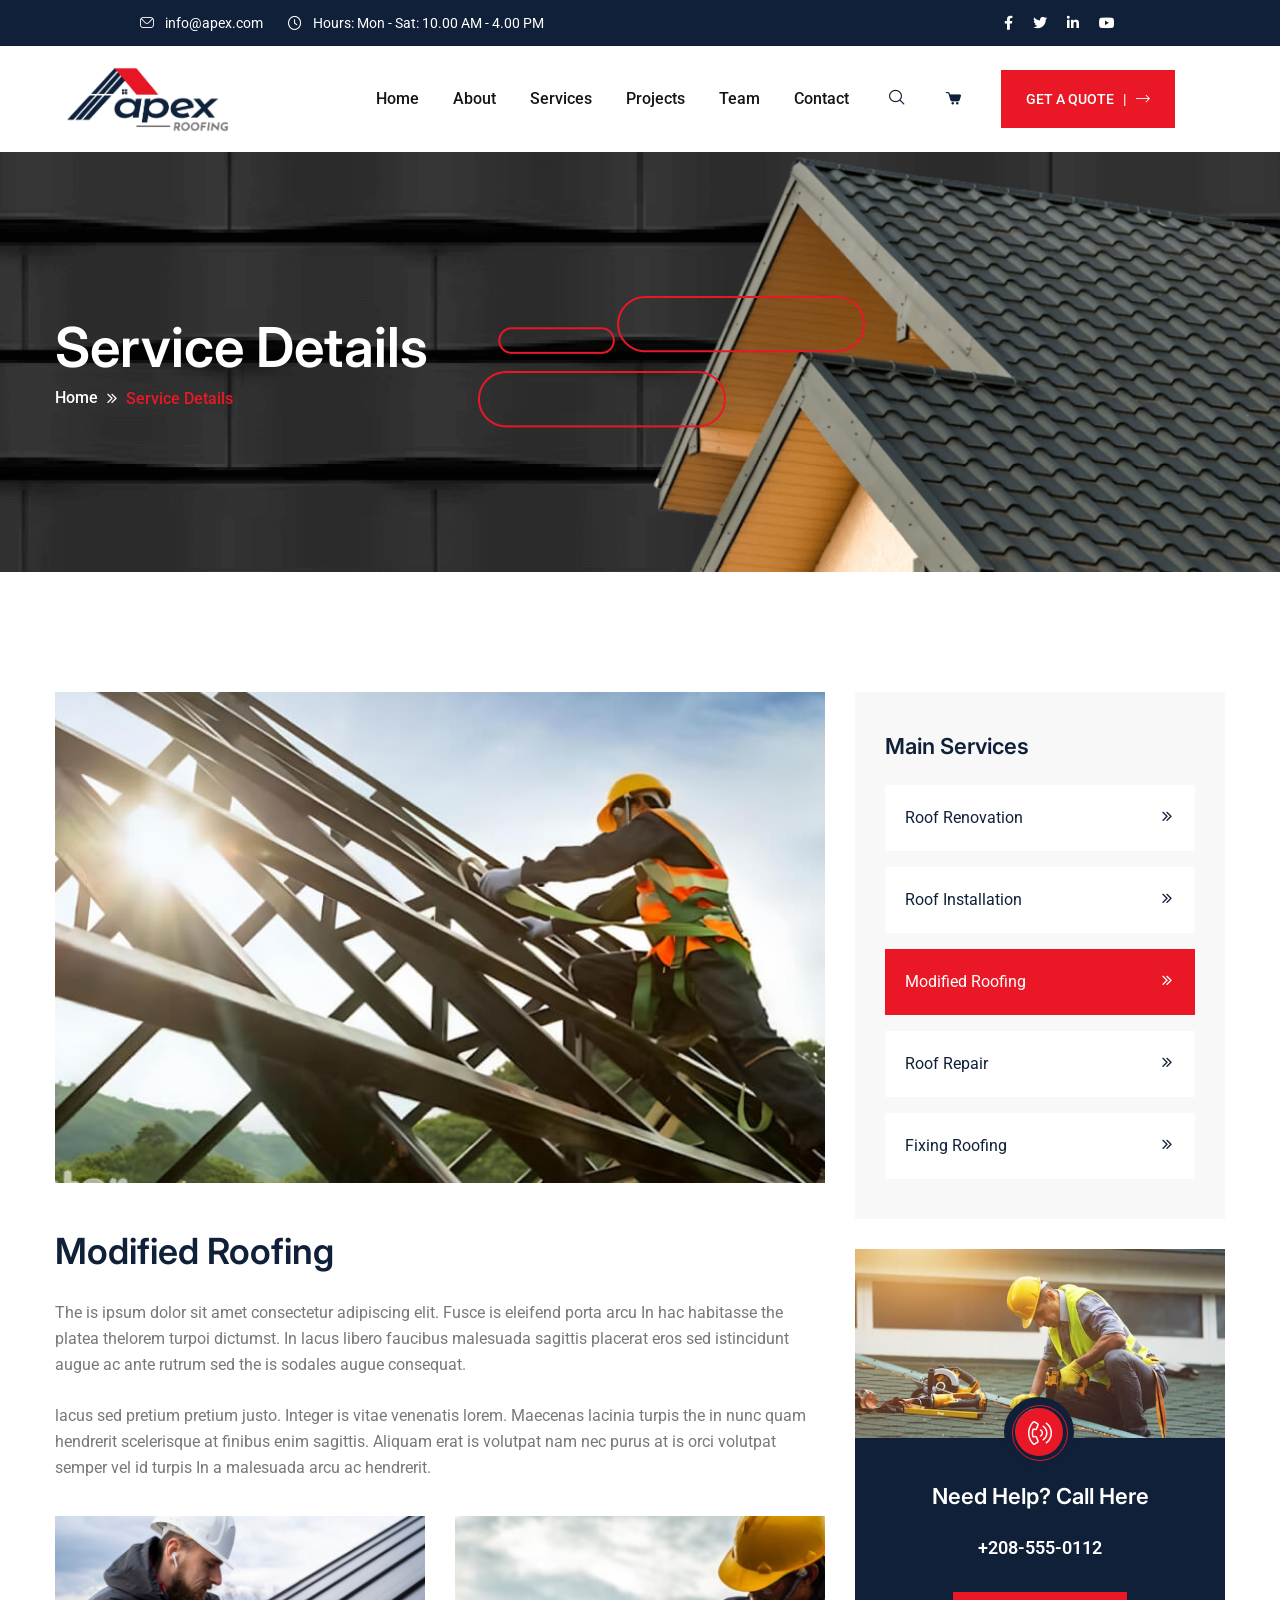
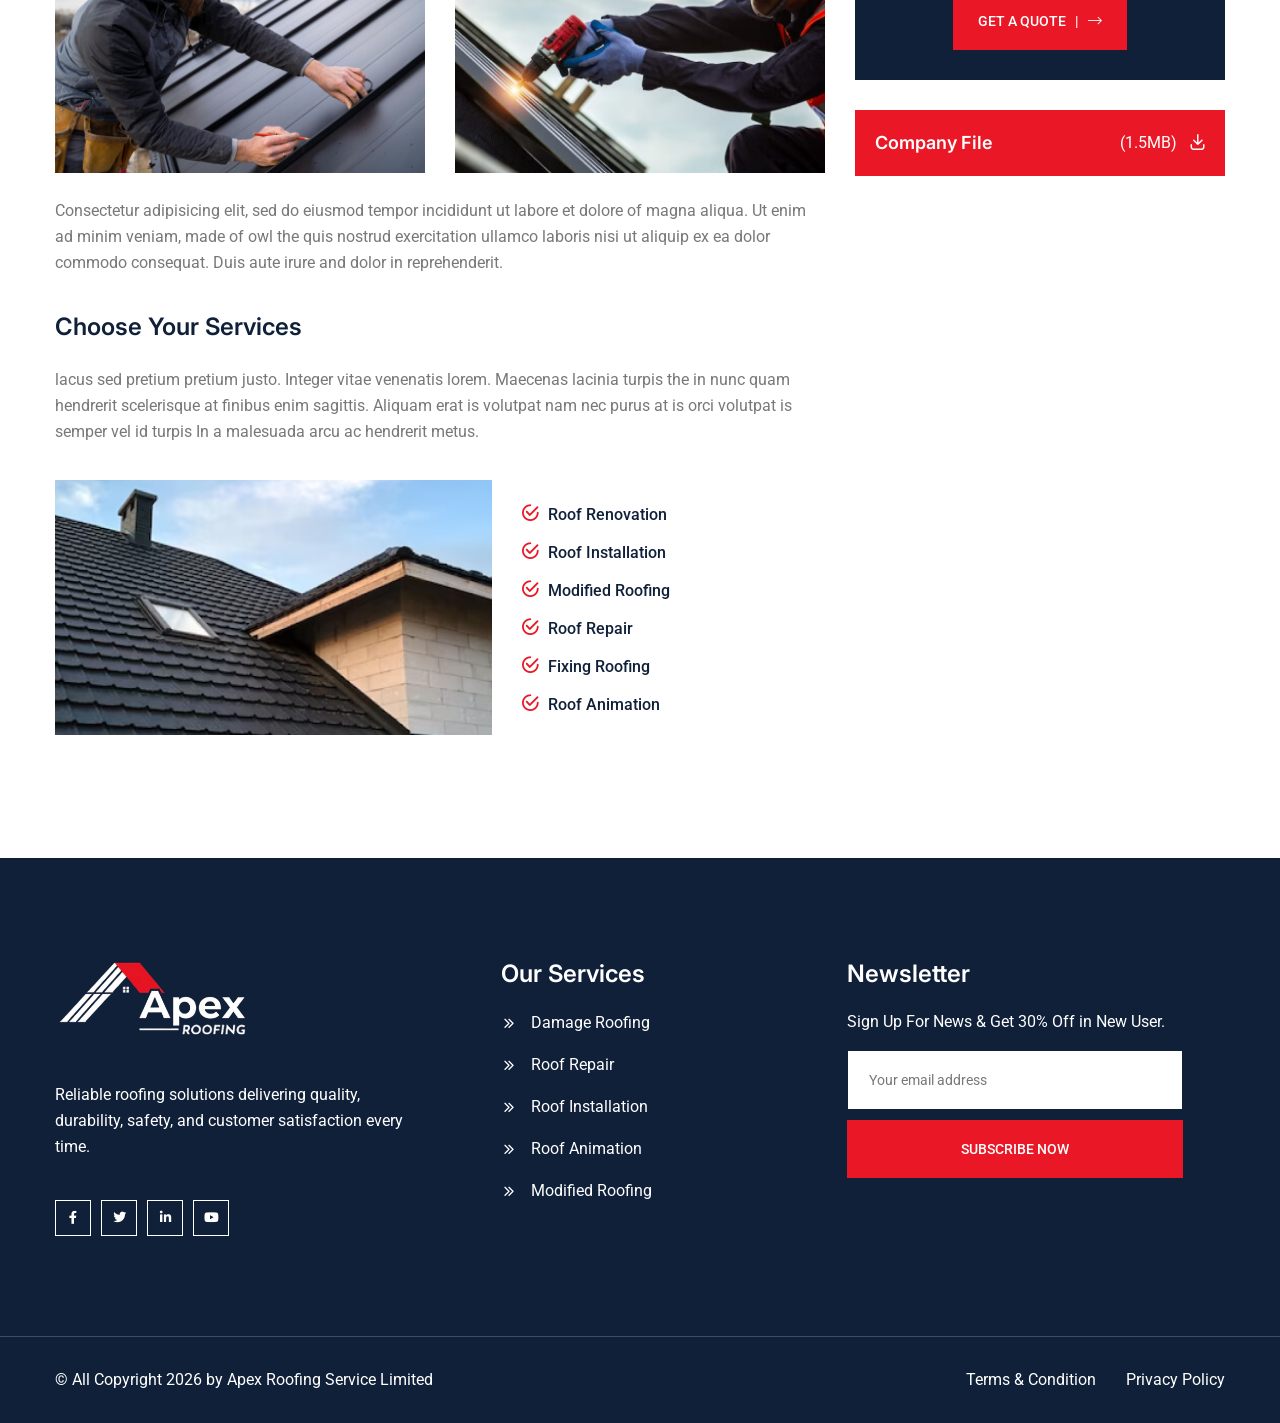
<file: service-details.html>
<!doctype html>
<html class="no-js" lang="zxx">



<head>
   <meta charset="utf-8">
   <meta http-equiv="x-ua-compatible" content="ie=edge">
   <title>Apex - Roofing Services</title>
   <meta name="description" content="">
   <meta name="viewport" content="width=device-width, initial-scale=1">

   <!-- Place favicon.ico in the root directory -->
   <link rel="shortcut icon" type="image/x-icon" href="assets/imgs/favicon.svg">
   <!-- CSS here -->
   <link rel="stylesheet" href="assets/css/bootstrap.min.css">
   <link rel="stylesheet" href="assets/css/meanmenu.min.css">
   <link rel="stylesheet" href="assets/css/animate.css">
   <link rel="stylesheet" href="assets/css/swiper.min.css">
   <link rel="stylesheet" href="assets/css/slick.css">
   <link rel="stylesheet" href="assets/css/magnific-popup.css">
   <link rel="stylesheet" href="assets/css/fontawesome-pro.css">
   <link rel="stylesheet" href="assets/css/icomoon.css">
   <link rel="stylesheet" href="assets/css/spacing.css">
   <link rel="stylesheet" href="assets/css/main.css">
</head>

<body>

   <!-- preloader start -->
   <div id="preloader">
      <div class="bd-loader-inner">
         <div class="bd-loader">
            <span class="bd-loader-item"></span>
            <span class="bd-loader-item"></span>
            <span class="bd-loader-item"></span>
            <span class="bd-loader-item"></span>
            <span class="bd-loader-item"></span>
            <span class="bd-loader-item"></span>
            <span class="bd-loader-item"></span>
            <span class="bd-loader-item"></span>
         </div>
      </div>
   </div>
   <!-- preloader start -->

   <!-- Back to top start -->
   <div class="backtotop-wrap cursor-pointer">
      <svg class="backtotop-circle svg-content" width="100%" height="100%" viewBox="-1 -1 102 102">
         <path d="M50,1 a49,49 0 0,1 0,98 a49,49 0 0,1 0,-98" />
      </svg>
   </div>
   <!-- Back to top end -->

   <!-- search area start -->
   <div class="df-search-area">
      <div class="container">
         <div class="row">
            <div class="col-xl-12">
               <div class="df-search-form">
                  <div class="df-search-close text-center mb-20">
                     <button class="df-search-close-btn df-search-close-btn"></button>
                  </div>
                  <form action="#">
                     <div class="df-search-input mb-10">
                        <input type="text" placeholder="Search here...">
                        <button type="submit"><i class="icon-search"></i></button>
                     </div>
                     <div class="df-search-category">
                        <span>Search by : </span>
                        <a href="#">Modified Roofing , </a>
                        <a href="#">Roof Installation, </a>
                        <a href="#">Roof Cornering, </a>
                        <a href="#">Roof Renovation </a>
                     </div>
                  </form>
               </div>
            </div>
         </div>
      </div>
   </div>
   <div class="body-overlay"></div>
   <!-- search area end -->

   <!-- Offcanvas area start -->
   <div class="fix">
      <div class="offcanvas__info">
         <div class="offcanvas__wrapper">
            <div class="offcanvas__content">
               <div class="offcanvas__top mb-40 d-flex justify-content-between align-items-center">
                  <div class="offcanvas__logo">
                     <a href="dashboard.html">
                        <img src="assets/imgs/logo/logo-white.svg" alt="Header Logo">
                     </a>
                  </div>
                  <div class="offcanvas__close">
                     <button>
                        <i class="fal fa-times"></i>
                     </button>
                  </div>
               </div>
               <div class="mobile-menu fix mb-40"></div>
            </div>
         </div>
      </div>
   </div>
   <div class="offcanvas__overlay"></div>
   <div class="offcanvas__overlay-white"></div>
   <!-- Offcanvas area start -->

   <!-- Header area start -->
   <header>
      <div class="container-fluid bg-color-1">
         <div class="header-top">
            <div class="header-top-contact-info">
               <span class="email p-relative"><a href="mailto:info@apex.com">info@apex.com</a></span>
               <span class="time p-relative">Hours: Mon - Sat: 10.00 AM - 4.00 PM</span>
            </div>
            <div class="header-top-socials">
               <span><a href="#"><i class="fab fa-facebook-f"></i></a></span>
               <span><a href="#"><i class="fab fa-twitter"></i></a></span>
               <span><a href="#"><i class="fab fa-linkedin-in"></i></a></span>
               <span><a href="#"><i class="fab fa-youtube"></i></a></span>
            </div>
         </div>
      </div>
      <div id="header-sticky" class="header-area">
         <div class="large-container">
            <div class="mega-menu-wrapper">
               <div class="header-main">
                  <div class="header-left">
                     <div class="header-logo">
                        <a href="index.html">
                           <img src="assets/imgs/logo/logo.png" alt="header logo">
                        </a>
                     </div>                     
                  </div>                  
                  <div class="header-right d-flex justify-content-end">
                     <div class="mean__menu-wrapper d-none d-lg-block">
                        <div class="main-menu">
                           <nav id="mobile-menu">
                              <ul>
                                 <li class="has-dropdown">
                                    <a href="index.html">Home</a>
                                 </li>  
                                 <li>
                                    <a href="about.html">About</a>
                                 </li>  
                                 <li>
                                    <a href="services.html">Services</a>
                                 </li>
                                 <li>
                                    <a href="projects.html">Projects</a>
                                 </li>
                                 <li>
                                    <a href="team.html">Team</a>
                                 </li>
                                 <li>
                                    <a href="contact.html">Contact</a>
                                 </li>
                              </ul>
                           </nav>
                           <!-- for wp -->
                           <div class="header__hamburger ml-50 d-none">
                              <button type="button" class="hamburger-btn offcanvas-open-btn">
                                 <span>01</span>
                                 <span>01</span>
                                 <span>01</span>
                              </button>
                           </div>
                        </div>
                     </div>
                     <div class="search-toggle-open header-search my-auto">
                        <div class="search-icon">
                           <i class="icon-search"></i>
                        </div>
                     </div>
                     <div class="header-shopping-cart my-auto">
                        <div class="cart-icon">
                           <a href="#"><i class="icon-shopping-cart"></i></a>
                        </div>
                     </div>
                     <div class="header-action d-none d-xl-inline-flex gap-5">
                        <div class="header-link">
                           <a class="primary-btn-1 btn-hover" href="contact.html">
                              GET A QUOTE &nbsp; | <i class="icon-right-arrow"></i>
                              <span style="top: 147.172px; left: 108.5px;"></span>
                           </a>
                        </div>
                     </div>
                     <div class="header-action">
                        <div class="header-link-1">
                          <div class="icon">
                           <i class="fal fa-phone-volume"></i>
                          </div>
                          <div class="content">
                           <span>Call Us Now</span>
                              <h6><a href="tel:2085550112">+208-555-0112</a></h6>
                          </div>
                        </div>
                     </div>
                     <div class="header__hamburger d-xl-none my-auto">
                        <div class="sidebar__toggle">
                           <a class="bar-icon" href="javascript:void(0)">
                              <i class="fa-light fa-bars-sort"></i>
                           </a>
                        </div>
                     </div>
                  </div>
               </div>
            </div>
         </div>
      </div>
   </header>
   <!-- Header area end --> 


 <main>
   
 <!-- Breadcrumb area start --> 
<div class="breadcrumb__area theme-bg-1 p-relative pt-160 pb-160">
   <div class="breadcrumb__thumb" data-background="assets/imgs/resources/page-title-bg-1.png"></div>
   <div class="breadcrumb__thumb_2" data-background="assets/imgs/resources/page-title-bg-2.png"></div>
   <div class="breadcrumb__thumb_3" data-background="assets/imgs/shapes/shape-53.png"></div>
   <div class="small-container">
      <div class="row justify-content-center">
         <div class="col-xxl-12">
            <div class="breadcrumb__wrapper p-relative">
               <h2 class="breadcrumb__title">Service Details</h2>
               <div class="breadcrumb__menu">
                  <nav>
                     <ul>
                        <li><span><a href="index.html">Home</a></span></li>
                        <li><span>Service Details</span></li>
                     </ul>
                  </nav>
               </div>
            </div>
         </div>
      </div>
   </div>
</div>
 <!-- Breadcrumb area end --> 

<section class="service-details-page section-space">
   <div class="small-container">
      <div class="row">
         <div class="col-xxl-8 col-xl-8 col-lg-8">
            <div class="service-details-page-content">
               <figure class="w-img">
                  <img src="assets/imgs/service/service-details-1.jpg" alt="">
               </figure>
               <h3 class="service-details-title mt-45 mb-25">Modified Roofing</h3>
               <p class="mb-25">The is ipsum dolor sit amet consectetur adipiscing elit. Fusce is eleifend porta arcu In hac habitasse the platea thelorem turpoi dictumst. In lacus libero faucibus malesuada sagittis placerat eros sed istincidunt augue ac ante rutrum sed the is sodales augue consequat.</p>
               <p class="mb-35">lacus sed pretium pretium justo. Integer is vitae venenatis lorem. Maecenas lacinia turpis the in nunc quam hendrerit scelerisque at finibus enim sagittis. Aliquam erat is volutpat nam nec purus at is orci volutpat semper vel id turpis In a malesuada arcu ac hendrerit.</p>
               <div class="row">
                  <div class="col-lg-6">
                     <figure class="w-img">
                        <img src="assets/imgs/service/service-details-2.jpg" alt="">
                     </figure>
                  </div>
                  <div class="col-lg-6">
                     <figure class="w-img">
                        <img src="assets/imgs/service/service-details-3.jpg" alt="">
                     </figure>
                  </div>
               </div>
               <p class="mt-25 mb-35">Consectetur adipisicing elit, sed do eiusmod tempor incididunt ut labore et dolore of magna aliqua. Ut enim ad minim veniam, made of owl the quis nostrud exercitation ullamco laboris nisi ut aliquip ex ea dolor commodo consequat. Duis aute irure and dolor in reprehenderit.</p>

               <h4>Choose Your Services</h4>

               <p class="mt-25 mb-35">lacus sed pretium pretium justo. Integer vitae venenatis lorem. Maecenas lacinia turpis the in nunc quam hendrerit scelerisque at finibus enim sagittis. Aliquam erat is volutpat nam nec purus at is orci volutpat is semper vel id turpis In a malesuada arcu ac hendrerit metus.</p>
               <div class="row">
                  <div class="col-lg-7">
                     <figure class="w-img">
                        <img src="assets/imgs/service/service-details-4.jpg" alt="">
                     </figure>
                  </div>
                  <div class="col-lg-5">
                     <ul class="service-details-page-list pt-20 pb-10">
                        <li>Roof Renovation</li>
                        <li>Roof Installation</li>
                        <li>Modified Roofing</li>
                        <li>Roof Repair</li>
                        <li>Fixing Roofing</li>
                        <li>Roof Animation</li>
                     </ul>
                  </div>
               </div>
            </div>
         </div>
         <div class="col-xxl-4 col-xl-4 col-lg-4">
            <div class="service-sidebar">
               <aside>
                  <div class="service-widget-1 mb-30">
                     <h5>Main Services</h5>
                     <ul>
                        <li>
                           <a href="#">
                              <span>Roof Renovation</span>
                              <span><i class="icon-arrow-right-double"></i></span>
                           </a>
                        </li>
                        <li>
                           <a href="#">
                              <span>Roof Installation</span>
                              <span><i class="icon-arrow-right-double"></i></span>
                           </a>
                        </li>
                        <li>
                           <a class="active" href="#">
                              <span>Modified Roofing</span>
                              <span><i class="icon-arrow-right-double"></i></span>
                           </a>
                        </li>
                        <li>
                           <a href="#">
                              <span>Roof Repair</span>
                              <span><i class="icon-arrow-right-double"></i></span>
                           </a>
                        </li>
                        <li>
                           <a href="#">
                              <span>Fixing Roofing</span>
                              <span><i class="icon-arrow-right-double"></i></span>
                           </a>
                        </li>
                     </ul>
                  </div>
                  <div class="service-widget-2 mb-30">
                     <figure class="w-img">
                        <img src="assets/imgs/service/service-widget-1.jpg" alt="">
                     </figure>
                     <div class="content bg-color-1 text-center">
                        <div class="icon-box p-relative">
                           <i class="fal fa-phone-volume"></i>
                        </div>
                        <h5>Need Help? Call Here</h5>
                        <a class="pt-25 pb-25 phone" href="tel:2085550112">+208-555-0112</a>
                        <div class="btn-box">
                           <a class="primary-btn-1 btn-hover" href="contact.html">
                              GET A QUOTE &nbsp; | <i class="icon-right-arrow"></i>
                              <span style="top: 147.172px; left: 108.5px;"></span>
                           </a>
                        </div>
                     </div>
                  </div>
                  <div class="service-widget-3">
                     <div class="company-file">
                        <h6>Company File</h6>
                        <div class="file-size">
                           <span>(1.5MB)</span>
                           <span><a href="#"><i class="far fa-arrow-down-to-bracket"></i></a></span>
                        </div>
                     </div>
                  </div>
               </aside>
            </div>
         </div>
      </div>
   </div>
</section>

 </main>     

   <!-- Footer area start -->
   <footer>
      <div class="footer-main bg-color-1">
         <div class="footer-top section-space-medium">
            <div class="small-container">
               <div class="row g-4">
                  <div class="col-xxl-3 col-xl-3 col-lg-3 col-md-6">
                     <div class="footer-widget-1">
                        <figure class="image">
                           <img style="width:200px;" src="assets/imgs/logo/logowhite.png" alt="">
                        </figure>
                        <p class="mt-40 mb-40">
                           Reliable roofing solutions delivering quality, durability, safety, and customer satisfaction every time.
                        </p>
                        <div class="footer-socials">
                           <span><a href="#"><i class="fab fa-facebook-f"></i></a></span>
                           <span><a href="#"><i class="fab fa-twitter"></i></a></span>
                           <span><a href="#"><i class="fab fa-linkedin-in"></i></a></span>
                           <span><a href="#"><i class="fab fa-youtube"></i></a></span>
                        </div>
                     </div>
                  </div>
                  <div class="col-xxl-3 col-xl-3 col-lg-3 col-md-6">
                     <div class="footer-widget-2 pl-50">
                        <h4 class="mb-20 footer-title">Our Services</h4>
                        <ul class="service-list">
                           <li><a href="service-details.html">Damage Roofing</a></li>
                           <li><a href="service-details.html">Roof Repair</a></li>
                           <li><a href="service-details.html">Roof Installation</a></li>
                           <li><a href="service-details.html">Roof Animation</a></li>
                           <li><a href="service-details.html">Modified Roofing</a></li>
                        </ul>
                     </div>
                  </div>
                  <div class="col-xxl-3 col-xl-3 col-lg-3 col-md-6">
                     <div class="footer-widget-4 pr-30">
                        <h4 class="mb-20 footer-title">Newsletter</h4>
                        <p>Sign Up For News & Get 30% Off
                           in New User.</p>
                         <div class="footer-subscribe">
                           <form action="#">
                              <input type="email" name="email" placeholder="Your email address" required>
                              <button  type="submit" class="primary-btn-1 btn-hover">
                                 SUBSCRIBE NOW
                                 <span style="top: 147.172px; left: 108.5px;"></span>
                              </button>
                           </form>
                         </div>  
                     </div>
                  </div>
               </div>
            </div>
         </div>
         <div class="small-container">
            <div class="footer-bottom pt-30 pb-30">
               <div class="left-area">
                  <span>© All Copyright 2026 by <a href="#">Apex Roofing Service Limited</a></span>
               </div>
               <div class="right-area">
                  <span><a href="#">Terms & Condition</a></span>
                  <span><a href="#">Privacy Policy</a></span>
               </div>
            </div> 
         </div>     
      </div>
   </footer>
   <!-- Footer area end -->
   

   <!-- JS here -->
   <script src="assets/js/jquery-3.6.0.min.js"></script>
   <script src="assets/js/waypoints.min.js"></script>
   <script src="assets/js/bootstrap.bundle.min.js"></script>
   <script src="assets/js/meanmenu.min.js"></script>
   <script src="assets/js/swiper.min.js"></script>
   <script src="assets/js/slick.min.js"></script>
   <script src="assets/js/magnific-popup.min.js"></script>
   <script src="assets/js/counterup.js"></script>
   <script src="assets/js/wow.js"></script>
   <script src="assets/js/main.js"></script>

</body>



</html>
</file>
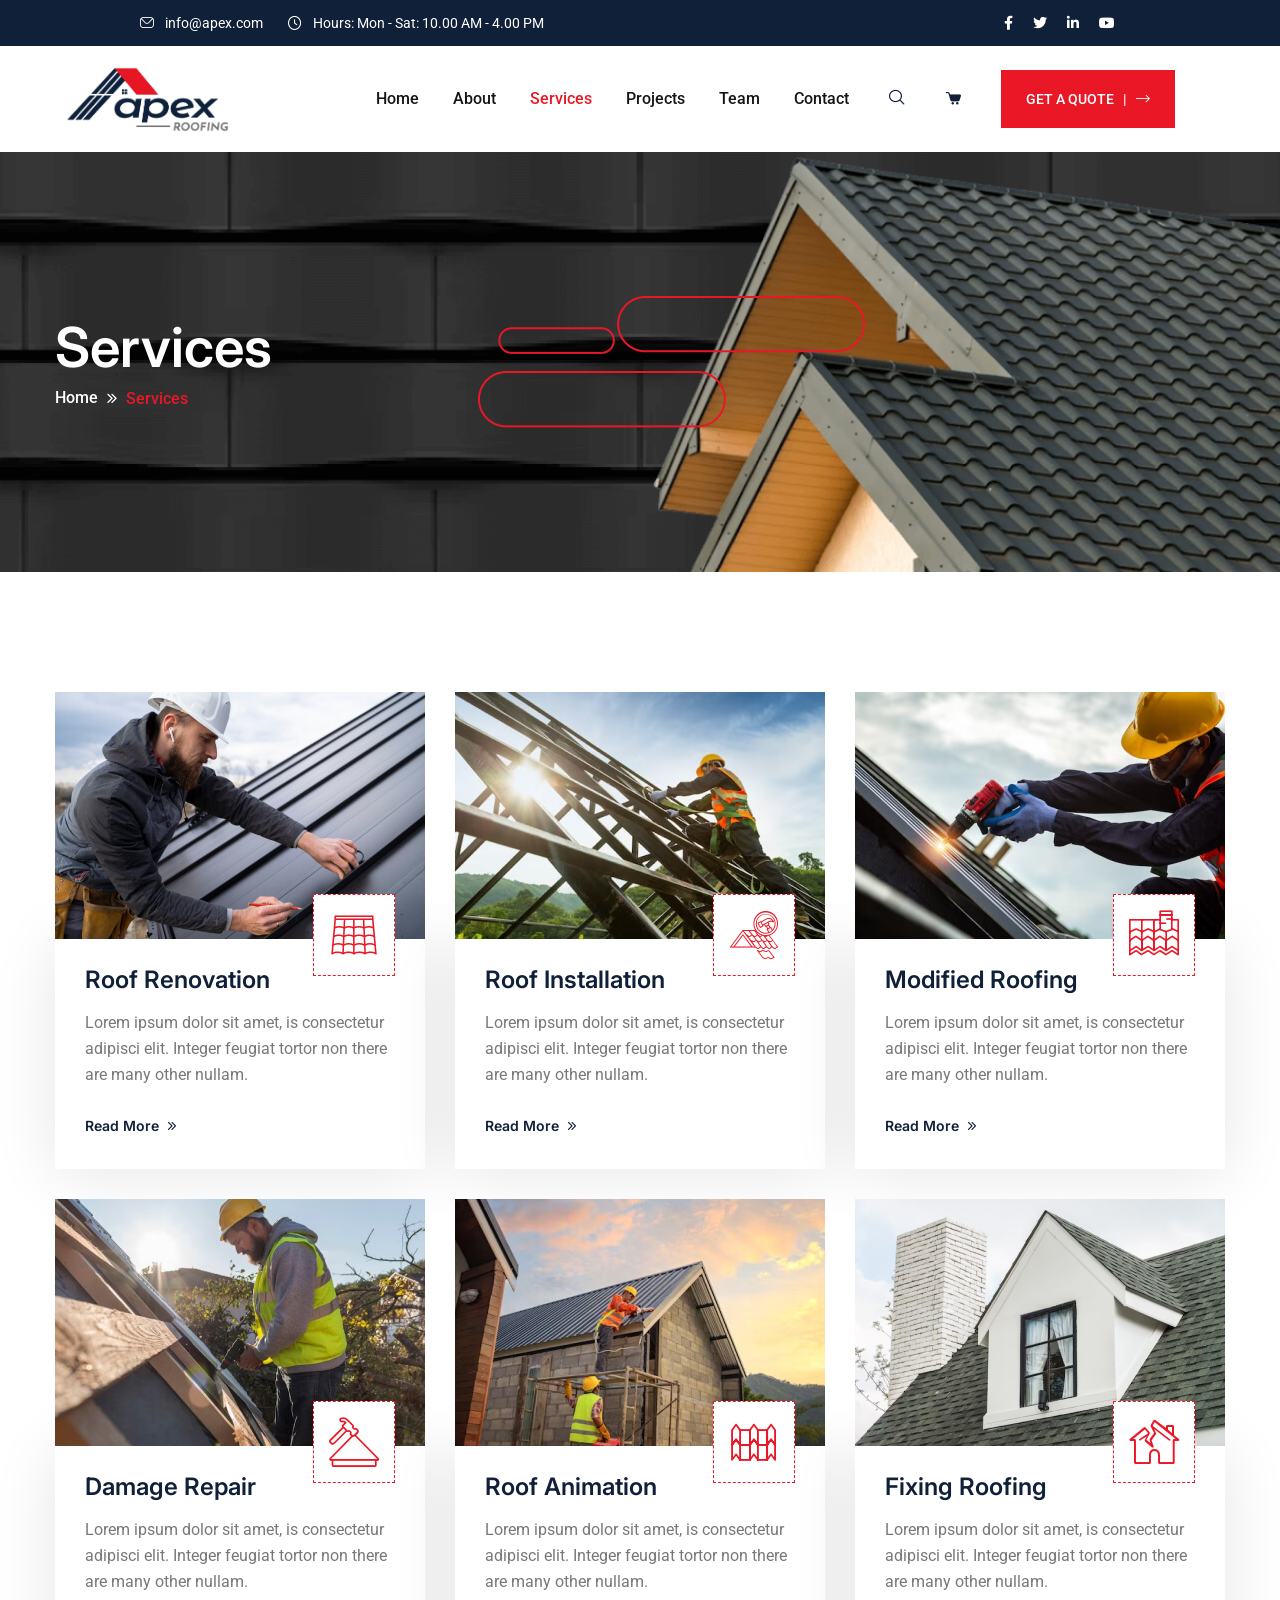
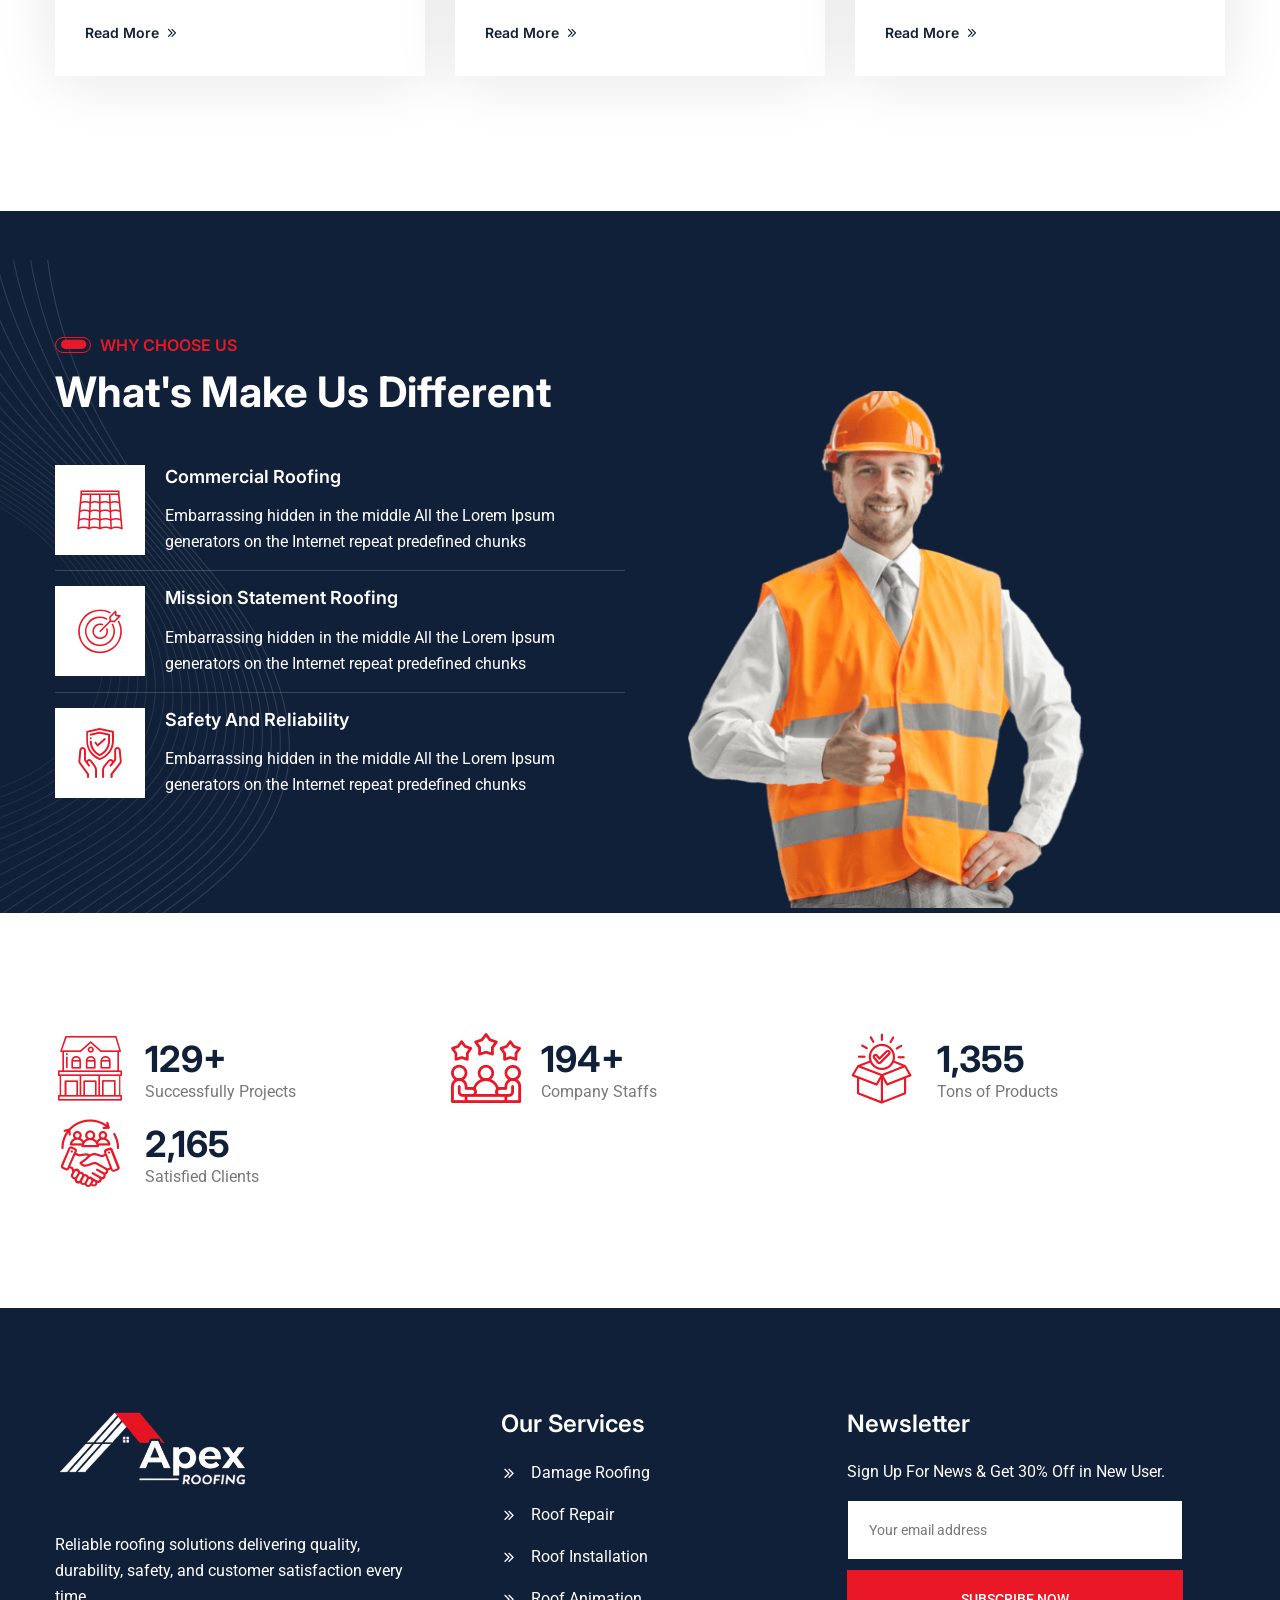
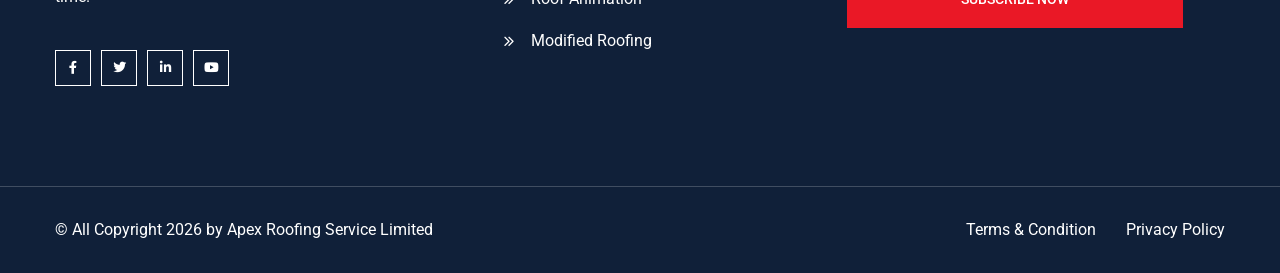
<file: services.html>
<!doctype html>
<html class="no-js" lang="zxx">



<head>
   <meta charset="utf-8">
   <meta http-equiv="x-ua-compatible" content="ie=edge">
   <title>Apex - Roofing Services</title>
   <meta name="description" content="">
   <meta name="viewport" content="width=device-width, initial-scale=1">

   <!-- Place favicon.ico in the root directory -->
   <link rel="shortcut icon" type="image/x-icon" href="assets/imgs/favicon.svg">
   <!-- CSS here -->
   <link rel="stylesheet" href="assets/css/bootstrap.min.css">
   <link rel="stylesheet" href="assets/css/meanmenu.min.css">
   <link rel="stylesheet" href="assets/css/animate.css">
   <link rel="stylesheet" href="assets/css/swiper.min.css">
   <link rel="stylesheet" href="assets/css/slick.css">
   <link rel="stylesheet" href="assets/css/magnific-popup.css">
   <link rel="stylesheet" href="assets/css/fontawesome-pro.css">
   <link rel="stylesheet" href="assets/css/icomoon.css">
   <link rel="stylesheet" href="assets/css/spacing.css">
   <link rel="stylesheet" href="assets/css/main.css">
</head>

<body>

   <!-- preloader start -->
   <div id="preloader">
      <div class="bd-loader-inner">
         <div class="bd-loader">
            <span class="bd-loader-item"></span>
            <span class="bd-loader-item"></span>
            <span class="bd-loader-item"></span>
            <span class="bd-loader-item"></span>
            <span class="bd-loader-item"></span>
            <span class="bd-loader-item"></span>
            <span class="bd-loader-item"></span>
            <span class="bd-loader-item"></span>
         </div>
      </div>
   </div>
   <!-- preloader start -->

   <!-- Back to top start -->
   <div class="backtotop-wrap cursor-pointer">
      <svg class="backtotop-circle svg-content" width="100%" height="100%" viewBox="-1 -1 102 102">
         <path d="M50,1 a49,49 0 0,1 0,98 a49,49 0 0,1 0,-98" />
      </svg>
   </div>
   <!-- Back to top end -->

   <!-- search area start -->
   <div class="df-search-area">
      <div class="container">
         <div class="row">
            <div class="col-xl-12">
               <div class="df-search-form">
                  <div class="df-search-close text-center mb-20">
                     <button class="df-search-close-btn df-search-close-btn"></button>
                  </div>
                  <form action="#">
                     <div class="df-search-input mb-10">
                        <input type="text" placeholder="Search here...">
                        <button type="submit"><i class="icon-search"></i></button>
                     </div>
                     <div class="df-search-category">
                        <span>Search by : </span>
                        <a href="#">Modified Roofing , </a>
                        <a href="#">Roof Installation, </a>
                        <a href="#">Roof Cornering, </a>
                        <a href="#">Roof Renovation </a>
                     </div>
                  </form>
               </div>
            </div>
         </div>
      </div>
   </div>
   <div class="body-overlay"></div>
   <!-- search area end -->

   <!-- Offcanvas area start -->
   <div class="fix">
      <div class="offcanvas__info">
         <div class="offcanvas__wrapper">
            <div class="offcanvas__content">
               <div class="offcanvas__top mb-40 d-flex justify-content-between align-items-center">
                  <div class="offcanvas__logo">
                     <a href="dashboard.html">
                        <img src="assets/imgs/logo/logo-white.svg" alt="Header Logo">
                     </a>
                  </div>
                  <div class="offcanvas__close">
                     <button>
                        <i class="fal fa-times"></i>
                     </button>
                  </div>
               </div>
               <div class="mobile-menu fix mb-40"></div>
            </div>
         </div>
      </div>
   </div>
   <div class="offcanvas__overlay"></div>
   <div class="offcanvas__overlay-white"></div>
   <!-- Offcanvas area start -->

   <!-- Header area start -->
   <header>
      <div class="container-fluid bg-color-1">
         <div class="header-top">
            <div class="header-top-contact-info">
               <span class="email p-relative"><a href="mailto:info@apex.com">info@apex.com</a></span>
               <span class="time p-relative">Hours: Mon - Sat: 10.00 AM - 4.00 PM</span>
            </div>
            <div class="header-top-socials">
               <span><a href="#"><i class="fab fa-facebook-f"></i></a></span>
               <span><a href="#"><i class="fab fa-twitter"></i></a></span>
               <span><a href="#"><i class="fab fa-linkedin-in"></i></a></span>
               <span><a href="#"><i class="fab fa-youtube"></i></a></span>
            </div>
         </div>
      </div>
      <div id="header-sticky" class="header-area">
         <div class="large-container">
            <div class="mega-menu-wrapper">
               <div class="header-main">
                  <div class="header-left">
                     <div class="header-logo">
                        <a href="index.html">
                           <img src="assets/imgs/logo/logo.png" alt="header logo">
                        </a>
                     </div>                     
                  </div>                  
                  <div class="header-right d-flex justify-content-end">
                     <div class="mean__menu-wrapper d-none d-lg-block">
                        <div class="main-menu">
                           <nav id="mobile-menu">
                              <ul>
                                 <li class="has-dropdown">
                                    <a href="index.html">Home</a>
                                 </li>  
                                 <li>
                                    <a href="about.html">About</a>
                                 </li>  
                                 <li class="active">
                                    <a href="services.html">Services</a>
                                 </li>
                                 <li>
                                    <a href="projects.html">Projects</a>
                                 </li>
                                 <li>
                                    <a href="team.html">Team</a>
                                 </li>
                                 <li>
                                    <a href="contact.html">Contact</a>
                                 </li>
                              </ul>
                           </nav>
                           <!-- for wp -->
                           <div class="header__hamburger ml-50 d-none">
                              <button type="button" class="hamburger-btn offcanvas-open-btn">
                                 <span>01</span>
                                 <span>01</span>
                                 <span>01</span>
                              </button>
                           </div>
                        </div>
                     </div>
                     <div class="search-toggle-open header-search my-auto">
                        <div class="search-icon">
                           <i class="icon-search"></i>
                        </div>
                     </div>
                     <div class="header-shopping-cart my-auto">
                        <div class="cart-icon">
                           <a href="#"><i class="icon-shopping-cart"></i></a>
                        </div>
                     </div>
                     <div class="header-action d-none d-xl-inline-flex gap-5">
                        <div class="header-link">
                           <a class="primary-btn-1 btn-hover" href="contact.html">
                              GET A QUOTE &nbsp; | <i class="icon-right-arrow"></i>
                              <span style="top: 147.172px; left: 108.5px;"></span>
                           </a>
                        </div>
                     </div>
                     <div class="header-action">
                        <div class="header-link-1">
                          <div class="icon">
                           <i class="fal fa-phone-volume"></i>
                          </div>
                          <div class="content">
                           <span>Call Us Now</span>
                              <h6><a href="tel:2085550112">+208-555-0112</a></h6>
                          </div>
                        </div>
                     </div>
                     <div class="header__hamburger d-xl-none my-auto">
                        <div class="sidebar__toggle">
                           <a class="bar-icon" href="javascript:void(0)">
                              <i class="fa-light fa-bars-sort"></i>
                           </a>
                        </div>
                     </div>
                  </div>
               </div>
            </div>
         </div>
      </div>
   </header>
   <!-- Header area end --> 


 <main>
   
 <!-- Breadcrumb area start --> 
<div class="breadcrumb__area theme-bg-1 p-relative pt-160 pb-160">
   <div class="breadcrumb__thumb" data-background="assets/imgs/resources/page-title-bg-1.png"></div>
   <div class="breadcrumb__thumb_2" data-background="assets/imgs/resources/page-title-bg-2.png"></div>
   <div class="breadcrumb__thumb_3" data-background="assets/imgs/shapes/shape-53.png"></div>
   <div class="small-container">
      <div class="row justify-content-center">
         <div class="col-xxl-12">
            <div class="breadcrumb__wrapper p-relative">
               <h2 class="breadcrumb__title">Services</h2>
               <div class="breadcrumb__menu">
                  <nav>
                     <ul>
                        <li><span><a href="index.html">Home</a></span></li>
                        <li><span>Services</span></li>
                     </ul>
                  </nav>
               </div>
            </div>
         </div>
      </div>
   </div>
</div>
 <!-- Breadcrumb area end --> 



 <!-- Service Slider area start --> 
 <section class="service-page-section section-space">
   <div class="small-container">
      <div class="row g-4">
         <div class="col-xxl-4 col-xl-4 col-lg-4 mb-15">
            <!-- block -->
            <div class="service-slider-area p-relative">
               <figure class="image w-img">
                  <img src="assets/imgs/service/service-1.jpg" alt="">
               </figure>
               <div class="content">
                  <div class="icon-box">
                     <i class="icon-roof"></i>
                  </div>
                  <h4 class="mb-15"><a href="service-details.html">Roof Renovation</a></h4>
                  <p class="mb-25">Lorem ipsum dolor sit amet, is consectetur adipisci elit. Integer feugiat tortor non there are many other nullam.</p>
                  <a href="service-details.html" class="service-btn">Read More <i class="icon-arrow-right-double"></i></a>
               </div>
            </div>
         </div>
         <div class="col-xxl-4 col-xl-4 col-lg-4 mb-15">
            <!-- block -->
            <div class="service-slider-area p-relative">
               <figure class="image w-img">
                  <img src="assets/imgs/service/service-2.jpg" alt="">
               </figure>
               <div class="content">
                  <div class="icon-box">
                     <i class="icon-roof-2"></i>
                  </div>
                  <h4 class="mb-15"><a href="service-details.html">Roof Installation</a></h4>
                  <p class="mb-25">Lorem ipsum dolor sit amet, is consectetur adipisci elit. Integer feugiat tortor non there are many other nullam.</p>
                  <a href="service-details.html" class="service-btn">Read More <i class="icon-arrow-right-double"></i></a>
               </div>
            </div>
         </div>
         <div class="col-xxl-4 col-xl-4 col-lg-4 mb-15">
            <!-- block -->
            <div class="service-slider-area p-relative">
               <figure class="image w-img">
                  <img src="assets/imgs/service/service-3.jpg" alt="">
               </figure>
               <div class="content">
                  <div class="icon-box">
                     <i class="icon-roof-3"></i>
                  </div>
                  <h4 class="mb-15"><a href="service-details.html">Modified Roofing</a></h4>
                  <p class="mb-25">Lorem ipsum dolor sit amet, is consectetur adipisci elit. Integer feugiat tortor non there are many other nullam.</p>
                  <a href="service-details.html" class="service-btn">Read More <i class="icon-arrow-right-double"></i></a>
               </div>
            </div>
         </div>
         <div class="col-xxl-4 col-xl-4 col-lg-4 mb-15">
            <!-- block -->
            <div class="service-slider-area p-relative">
               <figure class="image w-img">
                  <img src="assets/imgs/service/service-8.jpg" alt="">
               </figure>
               <div class="content">
                  <div class="icon-box">
                     <i class="icon-hammer"></i>
                  </div>
                  <h4 class="mb-15"><a href="service-details.html">Damage Repair</a></h4>
                  <p class="mb-25">Lorem ipsum dolor sit amet, is consectetur adipisci elit. Integer feugiat tortor non there are many other nullam.</p>
                  <a href="service-details.html" class="service-btn">Read More <i class="icon-arrow-right-double"></i></a>
               </div>
            </div>
         </div>
         <div class="col-xxl-4 col-xl-4 col-lg-4 mb-15">
            <!-- block -->
            <div class="service-slider-area p-relative">
               <figure class="image w-img">
                  <img src="assets/imgs/service/service-9.jpg" alt="">
               </figure>
               <div class="content">
                  <div class="icon-box">
                     <i class="icon-roof-5"></i>
                  </div>
                  <h4 class="mb-15"><a href="service-details.html">Roof Animation</a></h4>
                  <p class="mb-25">Lorem ipsum dolor sit amet, is consectetur adipisci elit. Integer feugiat tortor non there are many other nullam.</p>
                  <a href="service-details.html" class="service-btn">Read More <i class="icon-arrow-right-double"></i></a>
               </div>
            </div>
         </div>
         <div class="col-xxl-4 col-xl-4 col-lg-4 mb-15">
            <!-- block -->
            <div class="service-slider-area p-relative">
               <figure class="image w-img">
                  <img src="assets/imgs/service/service-10.jpg" alt="">
               </figure>
               <div class="content">
                  <div class="icon-box">
                     <i class="icon-roof-6"></i>
                  </div>
                  <h4 class="mb-15"><a href="service-details.html">Fixing Roofing</a></h4>
                  <p class="mb-25">Lorem ipsum dolor sit amet, is consectetur adipisci elit. Integer feugiat tortor non there are many other nullam.</p>
                  <a href="service-details.html" class="service-btn">Read More <i class="icon-arrow-right-double"></i></a>
               </div>
            </div>
         </div>
      </div>
   </div>
 </section>
 <!-- Service Slider area end --> 

 <!-- Choose area start --> 
 <section class="choose-section bg-color-1 section-space-top p-relative">
   <div class="bg-image" data-background="assets/imgs/bg/choose-bg.png"></div>
   <div class="shape-image" data-background="assets/imgs/shapes/shape-15.png"></div>
   <div class="small-container">      
      <div class="row g-4">
         <div class="col-xxl-6 col-xl-6 col-lg-6 p-relative section-space-medium-bottom">
            <div class="title-box mb-50 wow fadeInLeft" data-wow-delay=".5s">
               <span class="section-sub-title">why choose us</span>
               <h3 class="section-title mt-10">What's Make Us Different</h3>
            </div>
             <!-- block -->
           <div class="choose-area-icon-box mb-15 wow fadeInRight" data-wow-delay=".5s">
               <div class="icon-box p-relative">
                  <i class="icon-roof-4"></i>
               </div>
               <div class="content">
                  <h5><a href="services.html">Commercial Roofing</a></h5>
                  <p>Embarrassing hidden in the middle All the Lorem Ipsum generators on the Internet repeat predefined chunks</p>
               </div>
           </div>
           <hr>
            <!-- block -->
           <div class="choose-area-icon-box mb-15 wow fadeInRight" data-wow-delay=".7s">
               <div class="icon-box p-relative">
                  <i class="icon-target"></i>
               </div>
               <div class="content">
                  <h5><a href="services.html">Mission Statement Roofing</a></h5>
                  <p>Embarrassing hidden in the middle All the Lorem Ipsum generators on the Internet repeat predefined chunks</p>
               </div>
           </div>
           <hr>
            <!-- block -->
           <div class="choose-area-icon-box mb-15 wow fadeInRight" data-wow-delay=".9s">
               <div class="icon-box p-relative">
                  <i class="icon-help"></i>
               </div>
               <div class="content">
                  <h5><a href="services.html">Safety And Reliability</a></h5>
                  <p>Embarrassing hidden in the middle All the Lorem Ipsum generators on the Internet repeat predefined chunks</p>
               </div>
           </div>
           <hr>
            <!-- block -->
         </div>
         <div class="col-xxl-6 col-xl-6 col-lg-6 wow fadeInLeft" data-wow-delay="1.2s">
            <figure class="image m-img">
               <img src="assets/imgs/resources/choose-1.png" alt="">
            </figure>
         </div>
      </div>
   </div>
 </section>
 <!-- Choose area end --> 

 
 <!-- Icon box counter area start --> 
 <section class="icon-box-counter-section section-space">
   <div class="small-container">
      <div class="row g-4">
         <div class="col-xxl-3 col-xl-3 col-lg-6 col-md-6">
            <div class="icon-box-counter-area">
               <div class="icon-box">
                  <i class="icon-home-1"></i>
               </div>
               <div class="content">
                  <h3><span class="counter">300</span>+</h3>
                  <span class="text-1">Successfully Projects</span>
               </div>
            </div>
         </div>
         <!-- block -->
         <div class="col-xxl-3 col-xl-3 col-lg-6 col-md-6">
            <div class="icon-box-counter-area">
               <div class="icon-box">
                  <i class="icon-team"></i>
               </div>
               <div class="content">
                  <h3><span class="counter">450</span>+</h3>
                  <span class="text-1">Company Staffs</span>
               </div>
            </div>
         </div>
         <!-- block -->
         <div class="col-xxl-3 col-xl-3 col-lg-6 col-md-6">
            <div class="icon-box-counter-area">
               <div class="icon-box">
                  <i class="icon-prize-box"></i>
               </div>
               <div class="content">
                  <h3><span class="counter">3,150</span></h3>
                  <span class="text-1">Tons of Products</span>
               </div>
            </div>
         </div>
         <!-- block -->
         <div class="col-xxl-3 col-xl-3 col-lg-6 col-md-6">
            <div class="icon-box-counter-area">
               <div class="icon-box">
                  <i class="icon-team-1"></i>
               </div>
               <div class="content">
                  <h3><span class="counter">6,561</span></h3>
                  <span class="text-1">Satisfied Clients</span>
               </div>
            </div>
         </div>
         <!-- block -->
      </div>
   </div>
 </section>
 <!-- Icon box counter area end --> 


 </main>     

   <!-- Footer area start -->
   <footer>
      <div class="footer-main bg-color-1">
         <div class="footer-top section-space-medium">
            <div class="small-container">
               <div class="row g-4">
                  <div class="col-xxl-3 col-xl-3 col-lg-3 col-md-6">
                     <div class="footer-widget-1">
                        <figure class="image">
                           <img style="width:200px;" src="assets/imgs/logo/logowhite.png" alt="">
                        </figure>
                        <p class="mt-40 mb-40">
                           Reliable roofing solutions delivering quality, durability, safety, and customer satisfaction every time.
                        </p>
                        <div class="footer-socials">
                           <span><a href="#"><i class="fab fa-facebook-f"></i></a></span>
                           <span><a href="#"><i class="fab fa-twitter"></i></a></span>
                           <span><a href="#"><i class="fab fa-linkedin-in"></i></a></span>
                           <span><a href="#"><i class="fab fa-youtube"></i></a></span>
                        </div>
                     </div>
                  </div>
                  <div class="col-xxl-3 col-xl-3 col-lg-3 col-md-6">
                     <div class="footer-widget-2 pl-50">
                        <h4 class="mb-20 footer-title">Our Services</h4>
                        <ul class="service-list">
                           <li><a href="service-details.html">Damage Roofing</a></li>
                           <li><a href="service-details.html">Roof Repair</a></li>
                           <li><a href="service-details.html">Roof Installation</a></li>
                           <li><a href="service-details.html">Roof Animation</a></li>
                           <li><a href="service-details.html">Modified Roofing</a></li>
                        </ul>
                     </div>
                  </div>
                  <div class="col-xxl-3 col-xl-3 col-lg-3 col-md-6">
                     <div class="footer-widget-4 pr-30">
                        <h4 class="mb-20 footer-title">Newsletter</h4>
                        <p>Sign Up For News & Get 30% Off
                           in New User.</p>
                         <div class="footer-subscribe">
                           <form action="#">
                              <input type="email" name="email" placeholder="Your email address" required>
                              <button  type="submit" class="primary-btn-1 btn-hover">
                                 SUBSCRIBE NOW
                                 <span style="top: 147.172px; left: 108.5px;"></span>
                              </button>
                           </form>
                         </div>  
                     </div>
                  </div>
               </div>
            </div>
         </div>
         <div class="small-container">
            <div class="footer-bottom pt-30 pb-30">
               <div class="left-area">
                  <span>© All Copyright 2026 by <a href="#">Apex Roofing Service Limited</a></span>
               </div>
               <div class="right-area">
                  <span><a href="#">Terms & Condition</a></span>
                  <span><a href="#">Privacy Policy</a></span>
               </div>
            </div> 
         </div>     
      </div>
   </footer>
   <!-- Footer area end -->
   

   <!-- JS here -->
   <script src="assets/js/jquery-3.6.0.min.js"></script>
   <script src="assets/js/waypoints.min.js"></script>
   <script src="assets/js/bootstrap.bundle.min.js"></script>
   <script src="assets/js/meanmenu.min.js"></script>
   <script src="assets/js/swiper.min.js"></script>
   <script src="assets/js/slick.min.js"></script>
   <script src="assets/js/magnific-popup.min.js"></script>
   <script src="assets/js/counterup.js"></script>
   <script src="assets/js/wow.js"></script>
   <script src="assets/js/main.js"></script>

</body>



</html>
</file>
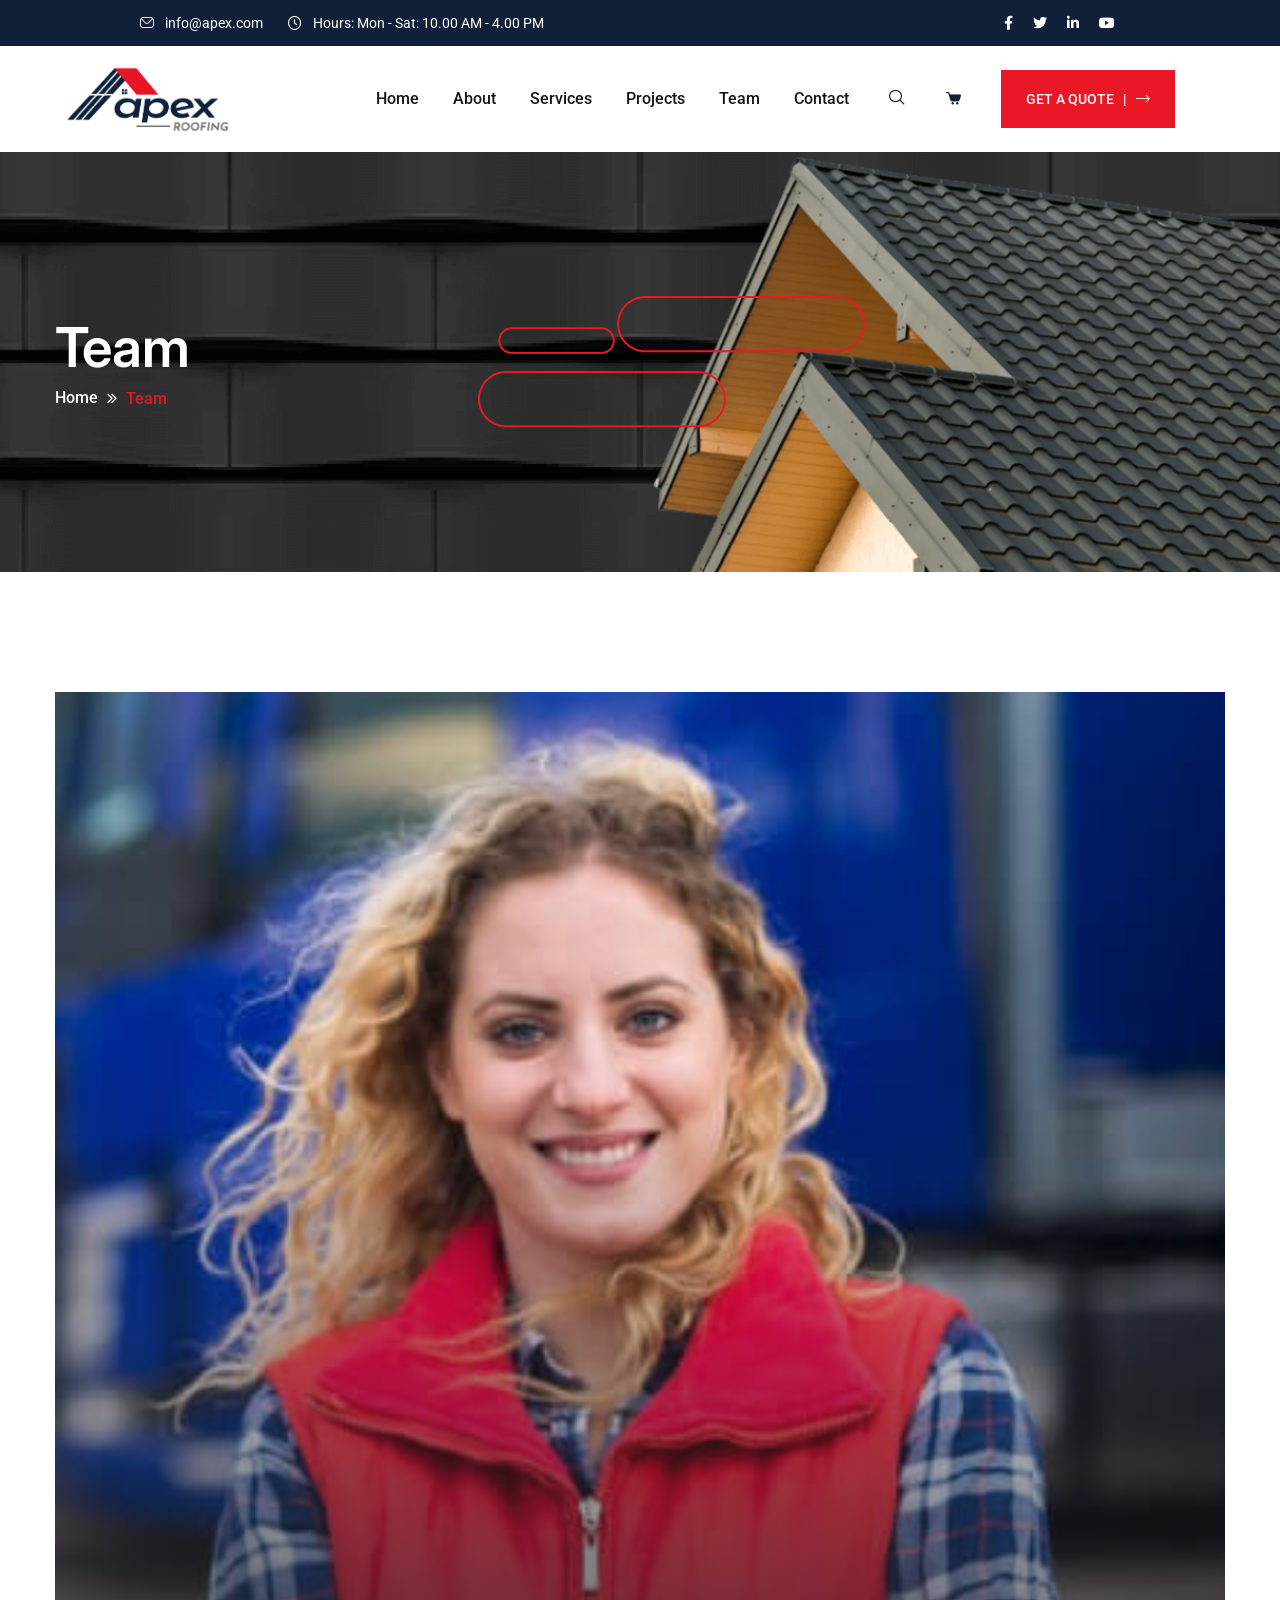
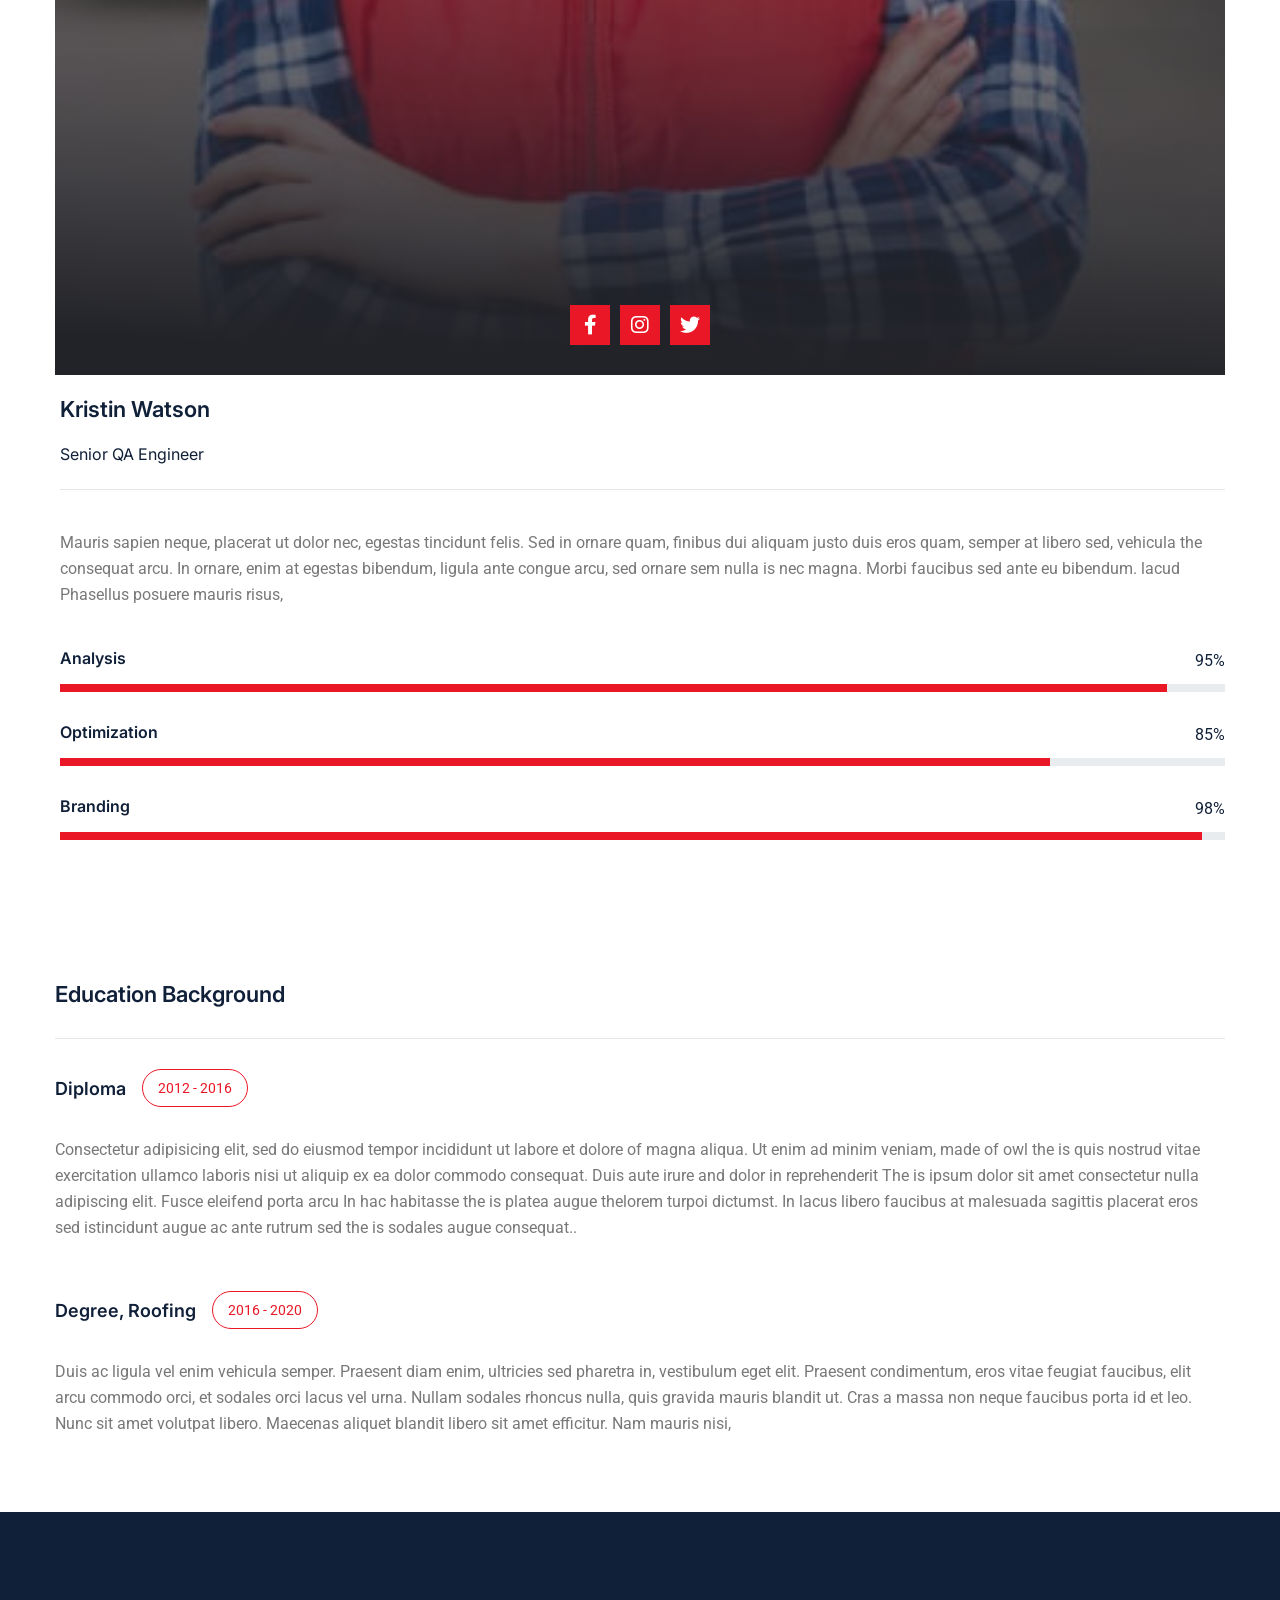
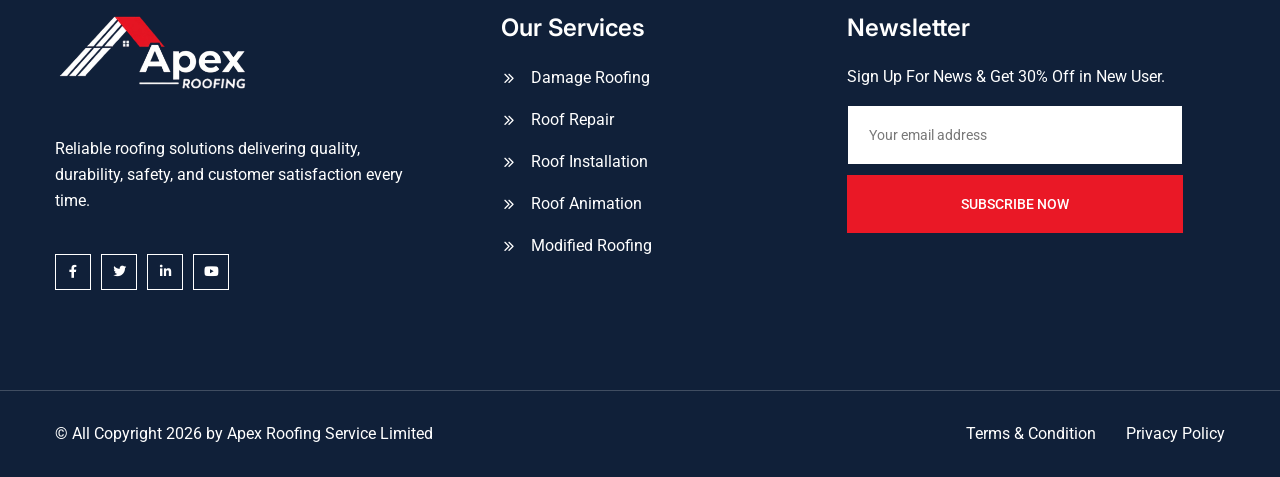
<file: team-details.html>
<!doctype html>
<html class="no-js" lang="zxx">



<head>
   <meta charset="utf-8">
   <meta http-equiv="x-ua-compatible" content="ie=edge">
   <title>Apex - Roofing Services</title>
   <meta name="description" content="">
   <meta name="viewport" content="width=device-width, initial-scale=1">

   <!-- Place favicon.ico in the root directory -->
   <link rel="shortcut icon" type="image/x-icon" href="assets/imgs/favicon.svg">
   <!-- CSS here -->
   <link rel="stylesheet" href="assets/css/bootstrap.min.css">
   <link rel="stylesheet" href="assets/css/meanmenu.min.css">
   <link rel="stylesheet" href="assets/css/animate.css">
   <link rel="stylesheet" href="assets/css/swiper.min.css">
   <link rel="stylesheet" href="assets/css/slick.css">
   <link rel="stylesheet" href="assets/css/magnific-popup.css">
   <link rel="stylesheet" href="assets/css/fontawesome-pro.css">
   <link rel="stylesheet" href="assets/css/icomoon.css">
   <link rel="stylesheet" href="assets/css/spacing.css">
   <link rel="stylesheet" href="assets/css/main.css">
</head>

<body>

   <!-- preloader start -->
   <div id="preloader">
      <div class="bd-loader-inner">
         <div class="bd-loader">
            <span class="bd-loader-item"></span>
            <span class="bd-loader-item"></span>
            <span class="bd-loader-item"></span>
            <span class="bd-loader-item"></span>
            <span class="bd-loader-item"></span>
            <span class="bd-loader-item"></span>
            <span class="bd-loader-item"></span>
            <span class="bd-loader-item"></span>
         </div>
      </div>
   </div>
   <!-- preloader start -->

   <!-- Back to top start -->
   <div class="backtotop-wrap cursor-pointer">
      <svg class="backtotop-circle svg-content" width="100%" height="100%" viewBox="-1 -1 102 102">
         <path d="M50,1 a49,49 0 0,1 0,98 a49,49 0 0,1 0,-98" />
      </svg>
   </div>
   <!-- Back to top end -->

   <!-- search area start -->
   <div class="df-search-area">
      <div class="container">
         <div class="row">
            <div class="col-xl-12">
               <div class="df-search-form">
                  <div class="df-search-close text-center mb-20">
                     <button class="df-search-close-btn df-search-close-btn"></button>
                  </div>
                  <form action="#">
                     <div class="df-search-input mb-10">
                        <input type="text" placeholder="Search here...">
                        <button type="submit"><i class="icon-search"></i></button>
                     </div>
                     <div class="df-search-category">
                        <span>Search by : </span>
                        <a href="#">Modified Roofing , </a>
                        <a href="#">Roof Installation, </a>
                        <a href="#">Roof Cornering, </a>
                        <a href="#">Roof Renovation </a>
                     </div>
                  </form>
               </div>
            </div>
         </div>
      </div>
   </div>
   <div class="body-overlay"></div>
   <!-- search area end -->

   <!-- Offcanvas area start -->
   <div class="fix">
      <div class="offcanvas__info">
         <div class="offcanvas__wrapper">
            <div class="offcanvas__content">
               <div class="offcanvas__top mb-40 d-flex justify-content-between align-items-center">
                  <div class="offcanvas__logo">
                     <a href="dashboard.html">
                        <img src="assets/imgs/logo/logo-white.svg" alt="Header Logo">
                     </a>
                  </div>
                  <div class="offcanvas__close">
                     <button>
                        <i class="fal fa-times"></i>
                     </button>
                  </div>
               </div>
               <div class="mobile-menu fix mb-40"></div>
            </div>
         </div>
      </div>
   </div>
   <div class="offcanvas__overlay"></div>
   <div class="offcanvas__overlay-white"></div>
   <!-- Offcanvas area start -->

   <!-- Header area start -->
   <header>
      <div class="container-fluid bg-color-1">
         <div class="header-top">
            <div class="header-top-contact-info">
               <span class="email p-relative"><a href="mailto:info@apex.com">info@apex.com</a></span>
               <span class="time p-relative">Hours: Mon - Sat: 10.00 AM - 4.00 PM</span>
            </div>
            <div class="header-top-socials">
               <span><a href="#"><i class="fab fa-facebook-f"></i></a></span>
               <span><a href="#"><i class="fab fa-twitter"></i></a></span>
               <span><a href="#"><i class="fab fa-linkedin-in"></i></a></span>
               <span><a href="#"><i class="fab fa-youtube"></i></a></span>
            </div>
         </div>
      </div>
      <div id="header-sticky" class="header-area">
         <div class="large-container">
            <div class="mega-menu-wrapper">
               <div class="header-main">
                  <div class="header-left">
                     <div class="header-logo">
                        <a href="index.html">
                           <img src="assets/imgs/logo/logo.png" alt="header logo">
                        </a>
                     </div>                     
                  </div>                  
                  <div class="header-right d-flex justify-content-end">
                     <div class="mean__menu-wrapper d-none d-lg-block">
                        <div class="main-menu">
                           <nav id="mobile-menu">
                              <ul>
                                 <li class="has-dropdown">
                                    <a href="index.html">Home</a>
                                 </li>  
                                 <li>
                                    <a href="about.html">About</a>
                                 </li>  
                                 <li>
                                    <a href="services.html">Services</a>
                                 </li>
                                 <li>
                                    <a href="projects.html">Projects</a>
                                 </li>
                                 <li>
                                    <a href="team.html">Team</a>
                                 </li>
                                 <li>
                                    <a href="contact.html">Contact</a>
                                 </li>
                              </ul>
                           </nav>
                           <!-- for wp -->
                           <div class="header__hamburger ml-50 d-none">
                              <button type="button" class="hamburger-btn offcanvas-open-btn">
                                 <span>01</span>
                                 <span>01</span>
                                 <span>01</span>
                              </button>
                           </div>
                        </div>
                     </div>
                     <div class="search-toggle-open header-search my-auto">
                        <div class="search-icon">
                           <i class="icon-search"></i>
                        </div>
                     </div>
                     <div class="header-shopping-cart my-auto">
                        <div class="cart-icon">
                           <a href="#"><i class="icon-shopping-cart"></i></a>
                        </div>
                     </div>
                     <div class="header-action d-none d-xl-inline-flex gap-5">
                        <div class="header-link">
                           <a class="primary-btn-1 btn-hover" href="contact.html">
                              GET A QUOTE &nbsp; | <i class="icon-right-arrow"></i>
                              <span style="top: 147.172px; left: 108.5px;"></span>
                           </a>
                        </div>
                     </div>
                     <div class="header-action">
                        <div class="header-link-1">
                          <div class="icon">
                           <i class="fal fa-phone-volume"></i>
                          </div>
                          <div class="content">
                           <span>Call Us Now</span>
                              <h6><a href="tel:2085550112">+208-555-0112</a></h6>
                          </div>
                        </div>
                     </div>
                     <div class="header__hamburger d-xl-none my-auto">
                        <div class="sidebar__toggle">
                           <a class="bar-icon" href="javascript:void(0)">
                              <i class="fa-light fa-bars-sort"></i>
                           </a>
                        </div>
                     </div>
                  </div>
               </div>
            </div>
         </div>
      </div>
   </header>
   <!-- Header area end --> 


 <main>
   
 <!-- Breadcrumb area start --> 
<div class="breadcrumb__area theme-bg-1 p-relative pt-160 pb-160">
   <div class="breadcrumb__thumb" data-background="assets/imgs/resources/page-title-bg-1.png"></div>
   <div class="breadcrumb__thumb_2" data-background="assets/imgs/resources/page-title-bg-2.png"></div>
   <div class="breadcrumb__thumb_3" data-background="assets/imgs/shapes/shape-53.png"></div>
   <div class="small-container">
      <div class="row justify-content-center">
         <div class="col-xxl-12">
            <div class="breadcrumb__wrapper p-relative">
               <h2 class="breadcrumb__title">Team</h2>
               <div class="breadcrumb__menu">
                  <nav>
                     <ul>
                        <li><span><a href="index.html">Home</a></span></li>
                        <li><span>Team</span></li>
                     </ul>
                  </nav>
               </div>
            </div>
         </div>
      </div>
   </div>
</div>
 <!-- Breadcrumb area end --> 

<section class="team-details-page section-space-top">
   <div class="small-container">
      <div class="team-member-info mb-80">
         <div class="row">
            <div class="col-xxl-5">
               <div class="team-member-info-image-area p-relative">
                  <figure class="w-img">
                     <img src="assets/imgs/team/team-single.jpg" alt="">
                  </figure>
                  <ul class="team-member-socials-icon">
                     <li><a href="#"><i class="fab fa-facebook-f"></i></a></li>
                     <li><a href="#"><i class="fab fa-instagram"></i></a></li>
                     <li><a href="#"><i class="fab fa-twitter"></i></a></li>
                  </ul>
               </div>
            </div>
            <div class="col-xxl-7 pl-20">
               <h5 class="pt-20">Kristin Watson</h5>
               <h6 class="mb-25 mt-20 designation">Senior QA Engineer</h6>
               <hr>
               <p class="mt-40 mb-40">Mauris sapien neque, placerat ut dolor nec, egestas tincidunt felis. Sed in ornare quam, finibus dui aliquam justo duis eros quam, semper at libero sed, vehicula the  consequat arcu. In ornare, enim at egestas bibendum, ligula ante congue arcu, sed ornare sem nulla is nec magna. Morbi faucibus sed ante eu bibendum. lacud Phasellus posuere mauris risus,</p>
               <div class="team-details-progress-bar p-relative mb-30">
                  <h6>Analysis</h6>
                  <div class="progress">
                     <div class="progress-bar wow slideInLeft" data-wow-duration="1s" data-wow-delay=".3s" role="progressbar" data-width="95%" aria-valuenow="25" aria-valuemin="0" aria-valuemax="100" style="width: 95%; visibility: visible; animation-duration: 1s; animation-delay: 0.3s; animation-name: slideInLeft;">
                     </div>
                  </div>
                  <span class="progress-count">95%</span>
               </div>
               <div class="team-details-progress-bar p-relative mb-30">
                  <h6>Optimization</h6>
                  <div class="progress">
                     <div class="progress-bar wow slideInLeft" data-wow-duration="1s" data-wow-delay=".3s" role="progressbar" data-width="85%" aria-valuenow="25" aria-valuemin="0" aria-valuemax="100" style="width: 85%; visibility: visible; animation-duration: 1s; animation-delay: 0.3s; animation-name: slideInLeft;">
                     </div>
                  </div>
                  <span class="progress-count">85%</span>
               </div>
               <div class="team-details-progress-bar p-relative">
                  <h6>Branding</h6>
                  <div class="progress">
                     <div class="progress-bar wow slideInLeft" data-wow-duration="1s" data-wow-delay=".3s" role="progressbar" data-width="98%" aria-valuenow="25" aria-valuemin="0" aria-valuemax="100" style="width: 98%; visibility: visible; animation-duration: 1s; animation-delay: 0.3s; animation-name: slideInLeft;">
                     </div>
                  </div>
                  <span class="progress-count">98%</span>
               </div>
            </div>
         </div>
      </div>
      <div class="team-member-info-details pt-60 pb-60">
         <h5 class="mb-30">Education Background</h5>
         <hr>
         <div class="edu-info mb-30 mt-30">
            <h6>Diploma</h6>
            <span>2012 - 2016</span>
         </div>
         <p class="mb-50">Consectetur adipisicing elit, sed do eiusmod tempor incididunt ut labore et dolore of magna aliqua. Ut enim ad minim veniam, made of owl the is quis nostrud vitae exercitation ullamco laboris nisi ut aliquip ex ea dolor commodo consequat. Duis aute irure and dolor in reprehenderit The is ipsum dolor sit amet consectetur nulla adipiscing elit. Fusce eleifend porta arcu In hac habitasse the is platea augue thelorem turpoi dictumst. In lacus libero faucibus at malesuada sagittis placerat eros sed istincidunt augue ac ante rutrum sed the is sodales augue consequat..</p>

         <div class="edu-info mb-30">
            <h6>Degree, Roofing</h6>
            <span>2016 - 2020 </span>
         </div>
         <p>Duis ac ligula vel enim vehicula semper. Praesent diam enim, ultricies sed pharetra in, vestibulum eget elit. Praesent condimentum, eros vitae feugiat faucibus, elit arcu commodo orci, et sodales orci lacus vel urna. Nullam sodales rhoncus nulla, quis gravida mauris blandit ut. Cras a massa non neque faucibus porta id et leo. Nunc sit amet volutpat libero. Maecenas aliquet blandit libero sit amet efficitur. Nam mauris nisi,</p>
      </div>
   </div>
</section>
 


 </main>     

   <!-- Footer area start -->
   <footer>
      <div class="footer-main bg-color-1">
         <div class="footer-top section-space-medium">
            <div class="small-container">
               <div class="row g-4">
                  <div class="col-xxl-3 col-xl-3 col-lg-3 col-md-6">
                     <div class="footer-widget-1">
                        <figure class="image">
                           <img style="width:200px;" src="assets/imgs/logo/logowhite.png" alt="">
                        </figure>
                        <p class="mt-40 mb-40">
                           Reliable roofing solutions delivering quality, durability, safety, and customer satisfaction every time.
                        </p>
                        <div class="footer-socials">
                           <span><a href="#"><i class="fab fa-facebook-f"></i></a></span>
                           <span><a href="#"><i class="fab fa-twitter"></i></a></span>
                           <span><a href="#"><i class="fab fa-linkedin-in"></i></a></span>
                           <span><a href="#"><i class="fab fa-youtube"></i></a></span>
                        </div>
                     </div>
                  </div>
                  <div class="col-xxl-3 col-xl-3 col-lg-3 col-md-6">
                     <div class="footer-widget-2 pl-50">
                        <h4 class="mb-20 footer-title">Our Services</h4>
                        <ul class="service-list">
                           <li><a href="service-details.html">Damage Roofing</a></li>
                           <li><a href="service-details.html">Roof Repair</a></li>
                           <li><a href="service-details.html">Roof Installation</a></li>
                           <li><a href="service-details.html">Roof Animation</a></li>
                           <li><a href="service-details.html">Modified Roofing</a></li>
                        </ul>
                     </div>
                  </div>
                  <div class="col-xxl-3 col-xl-3 col-lg-3 col-md-6">
                     <div class="footer-widget-4 pr-30">
                        <h4 class="mb-20 footer-title">Newsletter</h4>
                        <p>Sign Up For News & Get 30% Off
                           in New User.</p>
                         <div class="footer-subscribe">
                           <form action="#">
                              <input type="email" name="email" placeholder="Your email address" required>
                              <button  type="submit" class="primary-btn-1 btn-hover">
                                 SUBSCRIBE NOW
                                 <span style="top: 147.172px; left: 108.5px;"></span>
                              </button>
                           </form>
                         </div>  
                     </div>
                  </div>
               </div>
            </div>
         </div>
         <div class="small-container">
            <div class="footer-bottom pt-30 pb-30">
               <div class="left-area">
                  <span>© All Copyright 2026 by <a href="#">Apex Roofing Service Limited</a></span>
               </div>
               <div class="right-area">
                  <span><a href="#">Terms & Condition</a></span>
                  <span><a href="#">Privacy Policy</a></span>
               </div>
            </div> 
         </div>     
      </div>
   </footer>
   <!-- Footer area end -->
   

   <!-- JS here -->
   <script src="assets/js/jquery-3.6.0.min.js"></script>
   <script src="assets/js/waypoints.min.js"></script>
   <script src="assets/js/bootstrap.bundle.min.js"></script>
   <script src="assets/js/meanmenu.min.js"></script>
   <script src="assets/js/swiper.min.js"></script>
   <script src="assets/js/slick.min.js"></script>
   <script src="assets/js/magnific-popup.min.js"></script>
   <script src="assets/js/counterup.js"></script>
   <script src="assets/js/wow.js"></script>
   <script src="assets/js/main.js"></script>

</body>


</html>
</file>
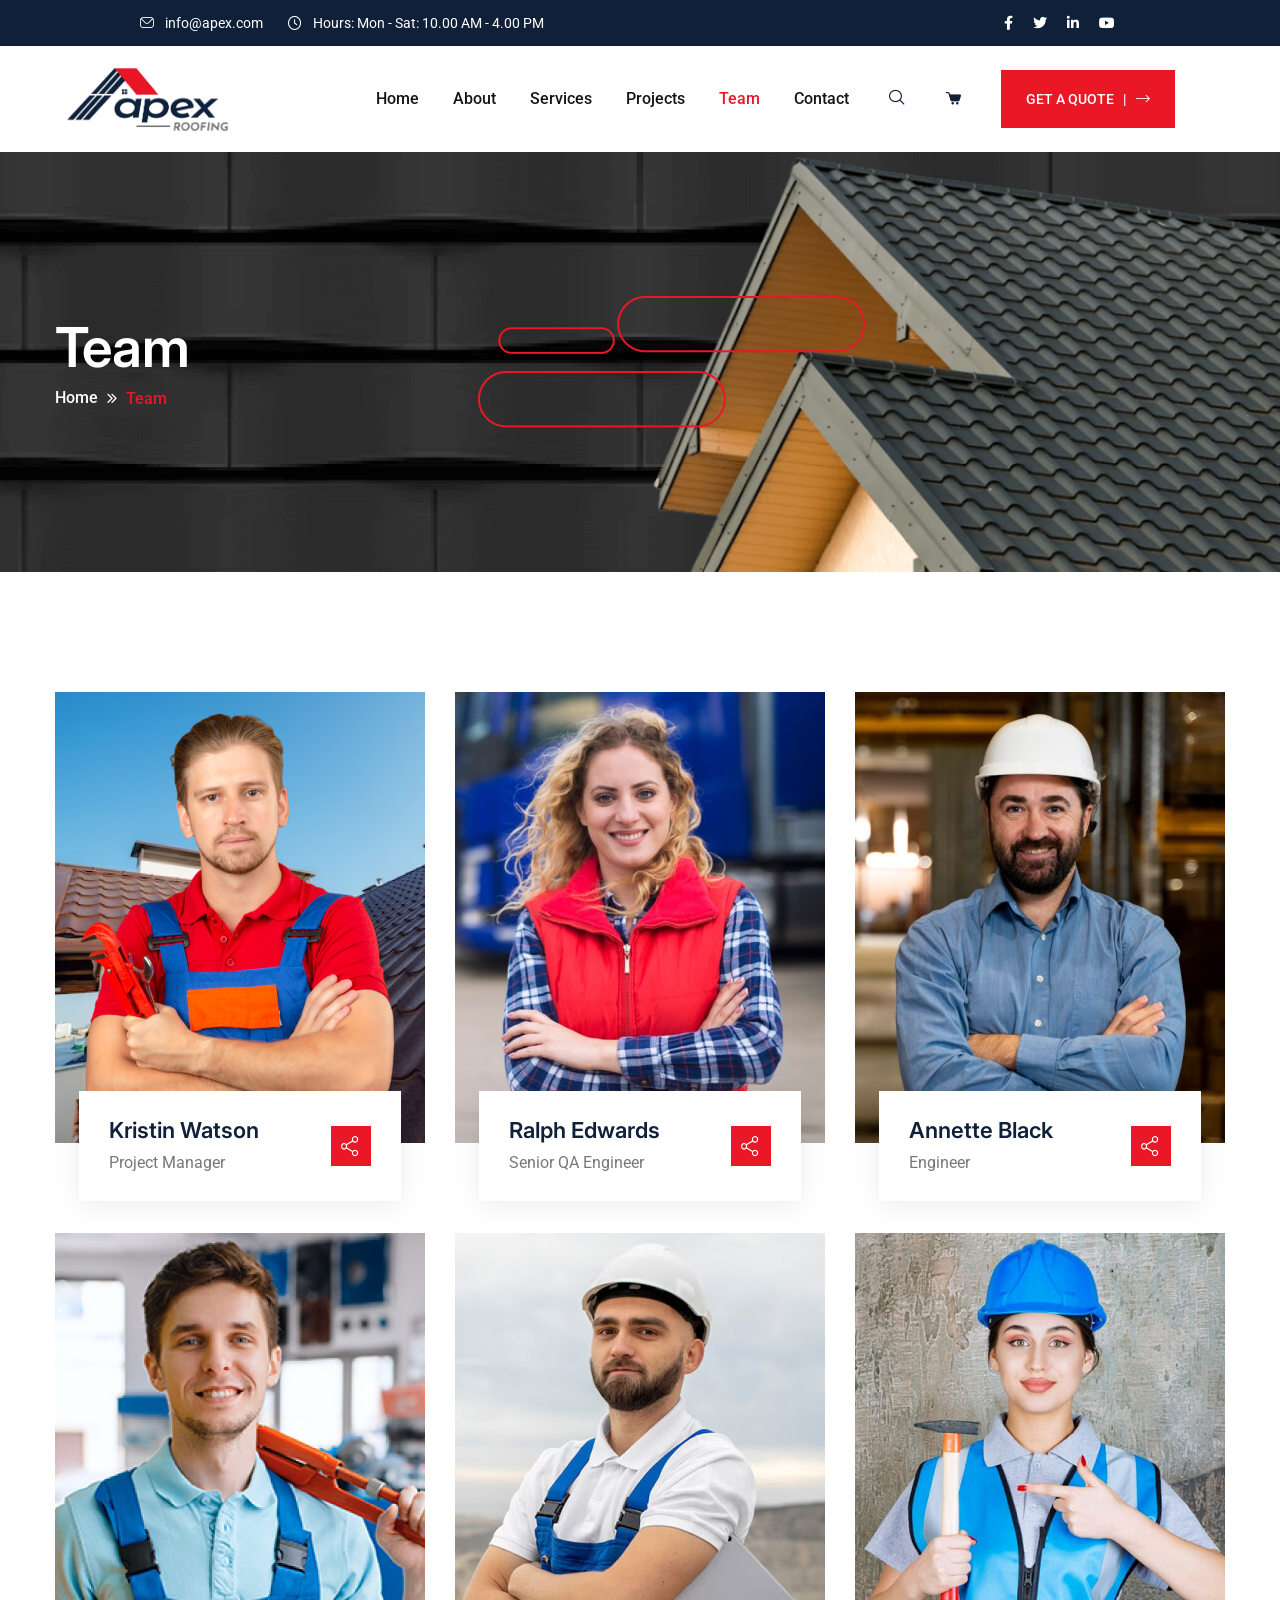
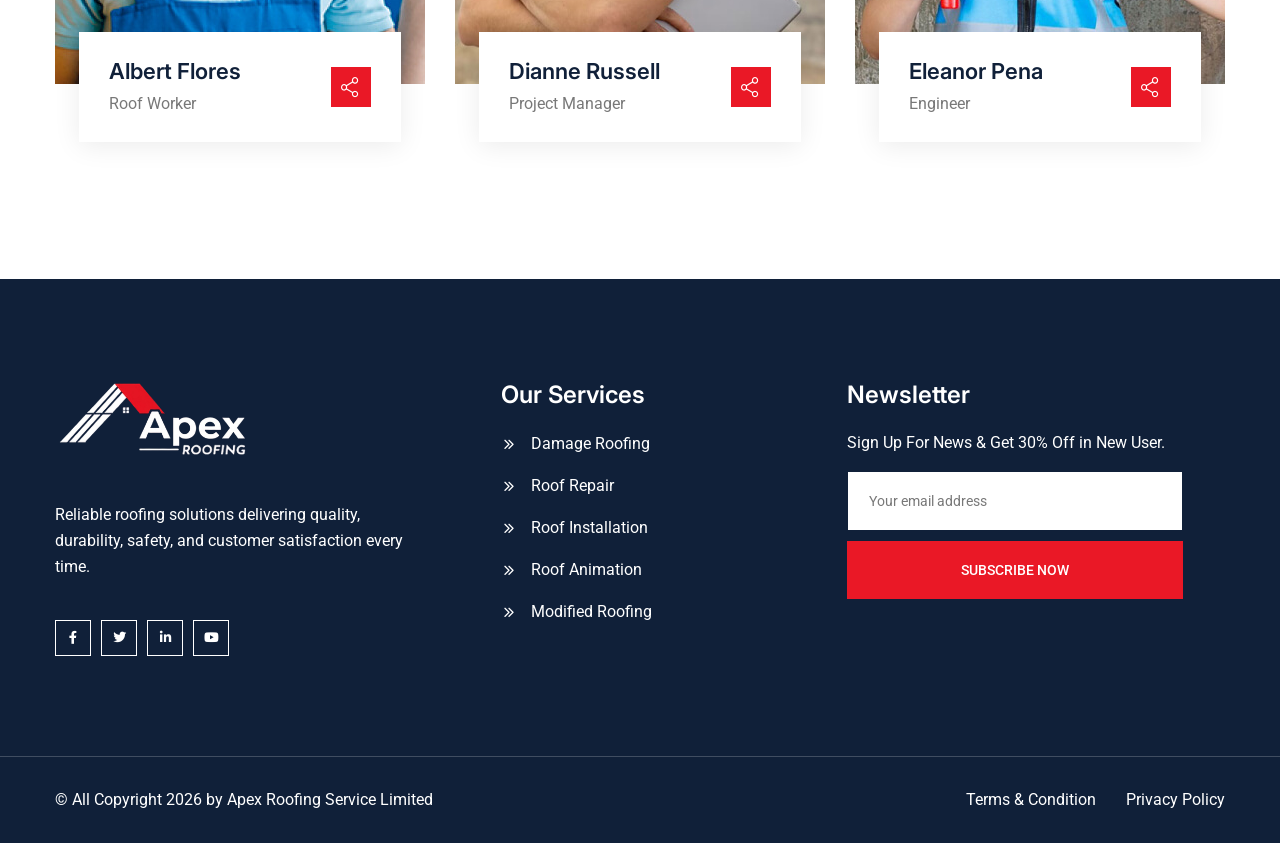
<file: team.html>
<!doctype html>
<html class="no-js" lang="zxx">



<head>
   <meta charset="utf-8">
   <meta http-equiv="x-ua-compatible" content="ie=edge">
   <title>Apex - Roofing Services</title>
   <meta name="description" content="">
   <meta name="viewport" content="width=device-width, initial-scale=1">

   <!-- Place favicon.ico in the root directory -->
   <link rel="shortcut icon" type="image/x-icon" href="assets/imgs/favicon.svg">
   <!-- CSS here -->
   <link rel="stylesheet" href="assets/css/bootstrap.min.css">
   <link rel="stylesheet" href="assets/css/meanmenu.min.css">
   <link rel="stylesheet" href="assets/css/animate.css">
   <link rel="stylesheet" href="assets/css/swiper.min.css">
   <link rel="stylesheet" href="assets/css/slick.css">
   <link rel="stylesheet" href="assets/css/magnific-popup.css">
   <link rel="stylesheet" href="assets/css/fontawesome-pro.css">
   <link rel="stylesheet" href="assets/css/icomoon.css">
   <link rel="stylesheet" href="assets/css/spacing.css">
   <link rel="stylesheet" href="assets/css/main.css">
</head>

<body>

   <!-- preloader start -->
   <div id="preloader">
      <div class="bd-loader-inner">
         <div class="bd-loader">
            <span class="bd-loader-item"></span>
            <span class="bd-loader-item"></span>
            <span class="bd-loader-item"></span>
            <span class="bd-loader-item"></span>
            <span class="bd-loader-item"></span>
            <span class="bd-loader-item"></span>
            <span class="bd-loader-item"></span>
            <span class="bd-loader-item"></span>
         </div>
      </div>
   </div>
   <!-- preloader start -->

   <!-- Back to top start -->
   <div class="backtotop-wrap cursor-pointer">
      <svg class="backtotop-circle svg-content" width="100%" height="100%" viewBox="-1 -1 102 102">
         <path d="M50,1 a49,49 0 0,1 0,98 a49,49 0 0,1 0,-98" />
      </svg>
   </div>
   <!-- Back to top end -->

   <!-- search area start -->
   <div class="df-search-area">
      <div class="container">
         <div class="row">
            <div class="col-xl-12">
               <div class="df-search-form">
                  <div class="df-search-close text-center mb-20">
                     <button class="df-search-close-btn df-search-close-btn"></button>
                  </div>
                  <form action="#">
                     <div class="df-search-input mb-10">
                        <input type="text" placeholder="Search here...">
                        <button type="submit"><i class="icon-search"></i></button>
                     </div>
                     <div class="df-search-category">
                        <span>Search by : </span>
                        <a href="#">Modified Roofing , </a>
                        <a href="#">Roof Installation, </a>
                        <a href="#">Roof Cornering, </a>
                        <a href="#">Roof Renovation </a>
                     </div>
                  </form>
               </div>
            </div>
         </div>
      </div>
   </div>
   <div class="body-overlay"></div>
   <!-- search area end -->

   <!-- Offcanvas area start -->
   <div class="fix">
      <div class="offcanvas__info">
         <div class="offcanvas__wrapper">
            <div class="offcanvas__content">
               <div class="offcanvas__top mb-40 d-flex justify-content-between align-items-center">
                  <div class="offcanvas__logo">
                     <a href="dashboard.html">
                        <img src="assets/imgs/logo/logo-white.svg" alt="Header Logo">
                     </a>
                  </div>
                  <div class="offcanvas__close">
                     <button>
                        <i class="fal fa-times"></i>
                     </button>
                  </div>
               </div>
               <div class="mobile-menu fix mb-40"></div>
            </div>
         </div>
      </div>
   </div>
   <div class="offcanvas__overlay"></div>
   <div class="offcanvas__overlay-white"></div>
   <!-- Offcanvas area start -->

   <!-- Header area start -->
   <header>
      <div class="container-fluid bg-color-1">
         <div class="header-top">
            <div class="header-top-contact-info">
               <span class="email p-relative"><a href="mailto:info@apex.com">info@apex.com</a></span>
               <span class="time p-relative">Hours: Mon - Sat: 10.00 AM - 4.00 PM</span>
            </div>
            <div class="header-top-socials">
               <span><a href="#"><i class="fab fa-facebook-f"></i></a></span>
               <span><a href="#"><i class="fab fa-twitter"></i></a></span>
               <span><a href="#"><i class="fab fa-linkedin-in"></i></a></span>
               <span><a href="#"><i class="fab fa-youtube"></i></a></span>
            </div>
         </div>
      </div>
      <div id="header-sticky" class="header-area">
         <div class="large-container">
            <div class="mega-menu-wrapper">
               <div class="header-main">
                  <div class="header-left">
                     <div class="header-logo">
                        <a href="index.html">
                           <img src="assets/imgs/logo/logo.png" alt="header logo">
                        </a>
                     </div>                     
                  </div>                  
                  <div class="header-right d-flex justify-content-end">
                     <div class="mean__menu-wrapper d-none d-lg-block">
                        <div class="main-menu">
                           <nav id="mobile-menu">
                              <ul>
                                 <li class="has-dropdown">
                                    <a href="index.html">Home</a>
                                 </li>  
                                 <li>
                                    <a href="about.html">About</a>
                                 </li>  
                                 <li>
                                    <a href="services.html">Services</a>
                                 </li>
                                 <li>
                                    <a href="projects.html">Projects</a>
                                 </li>
                                 <li class="active">
                                    <a href="team.html">Team</a>
                                 </li>
                                 <li>
                                    <a href="contact.html">Contact</a>
                                 </li>
                              </ul>
                           </nav>
                           <!-- for wp -->
                           <div class="header__hamburger ml-50 d-none">
                              <button type="button" class="hamburger-btn offcanvas-open-btn">
                                 <span>01</span>
                                 <span>01</span>
                                 <span>01</span>
                              </button>
                           </div>
                        </div>
                     </div>
                     <div class="search-toggle-open header-search my-auto">
                        <div class="search-icon">
                           <i class="icon-search"></i>
                        </div>
                     </div>
                     <div class="header-shopping-cart my-auto">
                        <div class="cart-icon">
                           <a href="#"><i class="icon-shopping-cart"></i></a>
                        </div>
                     </div>
                     <div class="header-action d-none d-xl-inline-flex gap-5">
                        <div class="header-link">
                           <a class="primary-btn-1 btn-hover" href="contact.html">
                              GET A QUOTE &nbsp; | <i class="icon-right-arrow"></i>
                              <span style="top: 147.172px; left: 108.5px;"></span>
                           </a>
                        </div>
                     </div>
                     <div class="header-action">
                        <div class="header-link-1">
                          <div class="icon">
                           <i class="fal fa-phone-volume"></i>
                          </div>
                          <div class="content">
                           <span>Call Us Now</span>
                              <h6><a href="tel:2085550112">+208-555-0112</a></h6>
                          </div>
                        </div>
                     </div>
                     <div class="header__hamburger d-xl-none my-auto">
                        <div class="sidebar__toggle">
                           <a class="bar-icon" href="javascript:void(0)">
                              <i class="fa-light fa-bars-sort"></i>
                           </a>
                        </div>
                     </div>
                  </div>
               </div>
            </div>
         </div>
      </div>
   </header>
   <!-- Header area end --> 


 <main>
   
 <!-- Breadcrumb area start --> 
<div class="breadcrumb__area theme-bg-1 p-relative pt-160 pb-160">
   <div class="breadcrumb__thumb" data-background="assets/imgs/resources/page-title-bg-1.png"></div>
   <div class="breadcrumb__thumb_2" data-background="assets/imgs/resources/page-title-bg-2.png"></div>
   <div class="breadcrumb__thumb_3" data-background="assets/imgs/shapes/shape-53.png"></div>
   <div class="small-container">
      <div class="row justify-content-center">
         <div class="col-xxl-12">
            <div class="breadcrumb__wrapper p-relative">
               <h2 class="breadcrumb__title">Team</h2>
               <div class="breadcrumb__menu">
                  <nav>
                     <ul>
                        <li><span><a href="index.html">Home</a></span></li>
                        <li><span>Team</span></li>
                     </ul>
                  </nav>
               </div>
            </div>
         </div>
      </div>
   </div>
</div>
 <!-- Breadcrumb area end --> 


 <!-- Team area start --> 
 <section class="team-section p-relative section-space">
   <div class="small-container">
      <div class="row g-4">
         <!-- block -->
         <div class="col-xxl-4 col-xl-4 col-lg-4 col-md-6 mb-15">
            <div class="team-area-box p-relative mb-60 wow fadeInLeft" data-wow-delay=".7s">
               <figure class="image w-img p-relative">
                  <img src="assets/imgs/team/team-1.jpg" alt="">
               </figure>
               <div class="content">
                  <div class="author-info">
                     <h5 class="mb-5"><a href="team-details.html">Kristin Watson</a></h5>
                     <span>Project Manager</span>
                  </div>
                  <div class="social-links p-relative">
                     <span><i class="icon-share"></i></span>
                     <ul>
                        <li><a href="#"><i class="fab fa-facebook-f"></i></a></li>
                        <li><a href="#"><i class="fab fa-linkedin-in"></i></a></li>
                        <li><a href="#"><i class="fab fa-instagram"></i></a></li>
                     </ul>
                  </div>
               </div>
            </div>
         </div>
         <!-- block -->
         <div class="col-xxl-4 col-xl-4 col-lg-4 col-md-6 mb-15">
            <div class="team-area-box p-relative mb-60 wow fadeInLeft" data-wow-delay=".7s">
               <figure class="image w-img p-relative">
                  <img src="assets/imgs/team/team-2.jpg" alt="">
               </figure>
               <div class="content">
                  <div class="author-info">
                     <h5 class="mb-5"><a href="team-details.html">Ralph Edwards</a></h5>
                     <span>Senior QA Engineer</span>
                  </div>
                  <div class="social-links p-relative">
                     <span><i class="icon-share"></i></span>
                     <ul>
                        <li><a href="#"><i class="fab fa-facebook-f"></i></a></li>
                        <li><a href="#"><i class="fab fa-linkedin-in"></i></a></li>
                        <li><a href="#"><i class="fab fa-instagram"></i></a></li>
                     </ul>
                  </div>
               </div>
            </div>
         </div>
         <!-- block -->
         <div class="col-xxl-4 col-xl-4 col-lg-4 col-md-6 mb-15">
            <div class="team-area-box p-relative mb-60 wow fadeInLeft" data-wow-delay=".7s">
               <figure class="image w-img p-relative">
                  <img src="assets/imgs/team/team-3.jpg" alt="">
               </figure>
               <div class="content">
                  <div class="author-info">
                     <h5 class="mb-5"><a href="team-details.html">Annette Black</a></h5>
                     <span>Engineer</span>
                  </div>
                  <div class="social-links p-relative">
                     <span><i class="icon-share"></i></span>
                     <ul>
                        <li><a href="#"><i class="fab fa-facebook-f"></i></a></li>
                        <li><a href="#"><i class="fab fa-linkedin-in"></i></a></li>
                        <li><a href="#"><i class="fab fa-instagram"></i></a></li>
                     </ul>
                  </div>
               </div>
            </div>
         </div>
         <!-- block -->
         <div class="col-xxl-4 col-xl-4 col-lg-4 col-md-6 mb-15">
            <div class="team-area-box p-relative mb-60 wow fadeInLeft" data-wow-delay=".7s">
               <figure class="image w-img p-relative">
                  <img src="assets/imgs/team/team-4.jpg" alt="">
               </figure>
               <div class="content">
                  <div class="author-info">
                     <h5 class="mb-5"><a href="team-details.html">Albert Flores</a></h5>
                     <span>Roof Worker</span>
                  </div>
                  <div class="social-links p-relative">
                     <span><i class="icon-share"></i></span>
                     <ul>
                        <li><a href="#"><i class="fab fa-facebook-f"></i></a></li>
                        <li><a href="#"><i class="fab fa-linkedin-in"></i></a></li>
                        <li><a href="#"><i class="fab fa-instagram"></i></a></li>
                     </ul>
                  </div>
               </div>
            </div>
         </div>
         <!-- block -->
         <div class="col-xxl-4 col-xl-4 col-lg-4 col-md-6 mb-15">
            <div class="team-area-box p-relative mb-60 wow fadeInLeft" data-wow-delay=".7s">
               <figure class="image w-img p-relative">
                  <img src="assets/imgs/team/team-5.jpg" alt="">
               </figure>
               <div class="content">
                  <div class="author-info">
                     <h5 class="mb-5"><a href="team-details.html">Dianne Russell</a></h5>
                     <span>Project Manager</span>
                  </div>
                  <div class="social-links p-relative">
                     <span><i class="icon-share"></i></span>
                     <ul>
                        <li><a href="#"><i class="fab fa-facebook-f"></i></a></li>
                        <li><a href="#"><i class="fab fa-linkedin-in"></i></a></li>
                        <li><a href="#"><i class="fab fa-instagram"></i></a></li>
                     </ul>
                  </div>
               </div>
            </div>
         </div>
         <!-- block -->
         <div class="col-xxl-4 col-xl-4 col-lg-4 col-md-6 mb-15">
            <div class="team-area-box p-relative mb-60 wow fadeInLeft" data-wow-delay=".7s">
               <figure class="image w-img p-relative">
                  <img src="assets/imgs/team/team-6.jpg" alt="">
               </figure>
               <div class="content">
                  <div class="author-info">
                     <h5 class="mb-5"><a href="team-details.html">Eleanor Pena</a></h5>
                     <span>Engineer</span>
                  </div>
                  <div class="social-links p-relative">
                     <span><i class="icon-share"></i></span>
                     <ul>
                        <li><a href="#"><i class="fab fa-facebook-f"></i></a></li>
                        <li><a href="#"><i class="fab fa-linkedin-in"></i></a></li>
                        <li><a href="#"><i class="fab fa-instagram"></i></a></li>
                     </ul>
                  </div>
               </div>
            </div>
         </div>
      </div>
   </div>
 </section>
 <!-- Team area end --> 



 </main>     

   <!-- Footer area start -->
   <footer>
      <div class="footer-main bg-color-1">
         <div class="footer-top section-space-medium">
            <div class="small-container">
               <div class="row g-4">
                  <div class="col-xxl-3 col-xl-3 col-lg-3 col-md-6">
                     <div class="footer-widget-1">
                        <figure class="image">
                           <img style="width:200px;" src="assets/imgs/logo/logowhite.png" alt="">
                        </figure>
                        <p class="mt-40 mb-40">
                           Reliable roofing solutions delivering quality, durability, safety, and customer satisfaction every time.
                        </p>
                        <div class="footer-socials">
                           <span><a href="#"><i class="fab fa-facebook-f"></i></a></span>
                           <span><a href="#"><i class="fab fa-twitter"></i></a></span>
                           <span><a href="#"><i class="fab fa-linkedin-in"></i></a></span>
                           <span><a href="#"><i class="fab fa-youtube"></i></a></span>
                        </div>
                     </div>
                  </div>
                  <div class="col-xxl-3 col-xl-3 col-lg-3 col-md-6">
                     <div class="footer-widget-2 pl-50">
                        <h4 class="mb-20 footer-title">Our Services</h4>
                        <ul class="service-list">
                           <li><a href="service-details.html">Damage Roofing</a></li>
                           <li><a href="service-details.html">Roof Repair</a></li>
                           <li><a href="service-details.html">Roof Installation</a></li>
                           <li><a href="service-details.html">Roof Animation</a></li>
                           <li><a href="service-details.html">Modified Roofing</a></li>
                        </ul>
                     </div>
                  </div>
                  <div class="col-xxl-3 col-xl-3 col-lg-3 col-md-6">
                     <div class="footer-widget-4 pr-30">
                        <h4 class="mb-20 footer-title">Newsletter</h4>
                        <p>Sign Up For News & Get 30% Off
                           in New User.</p>
                         <div class="footer-subscribe">
                           <form action="#">
                              <input type="email" name="email" placeholder="Your email address" required>
                              <button  type="submit" class="primary-btn-1 btn-hover">
                                 SUBSCRIBE NOW
                                 <span style="top: 147.172px; left: 108.5px;"></span>
                              </button>
                           </form>
                         </div>  
                     </div>
                  </div>
               </div>
            </div>
         </div>
         <div class="small-container">
            <div class="footer-bottom pt-30 pb-30">
               <div class="left-area">
                  <span>© All Copyright 2026 by <a href="#">Apex Roofing Service Limited</a></span>
               </div>
               <div class="right-area">
                  <span><a href="#">Terms & Condition</a></span>
                  <span><a href="#">Privacy Policy</a></span>
               </div>
            </div> 
         </div>     
      </div>
   </footer>
   <!-- Footer area end -->
   

   <!-- JS here -->
   <script src="assets/js/jquery-3.6.0.min.js"></script>
   <script src="assets/js/waypoints.min.js"></script>
   <script src="assets/js/bootstrap.bundle.min.js"></script>
   <script src="assets/js/meanmenu.min.js"></script>
   <script src="assets/js/swiper.min.js"></script>
   <script src="assets/js/slick.min.js"></script>
   <script src="assets/js/magnific-popup.min.js"></script>
   <script src="assets/js/counterup.js"></script>
   <script src="assets/js/wow.js"></script>
   <script src="assets/js/main.js"></script>

</body>



</html>
</file>
<file: assets/css/icomoon.css>
@font-face {
  font-family: 'icomoon';
  src:  url('../fonts/icomoone747.eot?9goitm');
  src:  url('../fonts/icomoone747.eot?9goitm#iefix') format('embedded-opentype'),
    url('../fonts/icomoone747.ttf?9goitm') format('truetype'),
    url('../fonts/icomoone747.woff?9goitm') format('woff');
  font-weight: normal;
  font-style: normal;
  font-display: block;
}

[class^="icon-"], [class*=" icon-"] {
  /* use !important to prevent issues with browser extensions that change fonts */
  font-family: 'icomoon' !important;
  speak: never;
  font-style: normal;
  font-weight: normal;
  font-variant: normal;
  text-transform: none;
  line-height: 1;

  /* Better Font Rendering =========== */
  -webkit-font-smoothing: antialiased;
  -moz-osx-font-smoothing: grayscale;
}

.icon-roof-9:before {
  content: "\e92d";
}
.icon-shape:before {
  content: "\e92c";
}
.icon-arrow-left-angle:before {
  content: "\e900";
}
.icon-arrow-right-angle:before {
  content: "\e901";
}
.icon-arrow-right-double:before {
  content: "\e902";
}
.icon-arrow-up:before {
  content: "\e903";
}
.icon-calendar:before {
  content: "\e904";
}
.icon-calendar-1:before {
  content: "\e905";
}
.icon-call:before {
  content: "\e906";
}
.icon-comma-double:before {
  content: "\e907";
}
.icon-dollar-tag:before {
  content: "\e908";
}
.icon-download:before {
  content: "\e909";
}
.icon-email:before {
  content: "\e90a";
}
.icon-engineer:before {
  content: "\e90b";
}
.icon-hammer:before {
  content: "\e90c";
}
.icon-help:before {
  content: "\e90d";
}
.icon-home:before {
  content: "\e90e";
}
.icon-home-1:before {
  content: "\e90f";
}
.icon-mail:before {
  content: "\e910";
}
.icon-map-pin:before {
  content: "\e911";
}
.icon-phone:before {
  content: "\e912";
}
.icon-play:before {
  content: "\e913";
}
.icon-prize:before {
  content: "\e914";
}
.icon-prize-1:before {
  content: "\e915";
}
.icon-prize-box:before {
  content: "\e916";
}
.icon-quote:before {
  content: "\e917";
}
.icon-right-arrow:before {
  content: "\e918";
}
.icon-roof:before {
  content: "\e919";
}
.icon-roof-2:before {
  content: "\e91a";
}
.icon-roof-3:before {
  content: "\e91b";
}
.icon-roof-4:before {
  content: "\e91c";
}
.icon-roof-5:before {
  content: "\e91d";
}
.icon-roof-6:before {
  content: "\e91e";
}
.icon-roof-7:before {
  content: "\e91f";
}
.icon-roof-8:before {
  content: "\e920";
}
.icon-round-check:before {
  content: "\e921";
}
.icon-search:before {
  content: "\e922";
}
.icon-search-1:before {
  content: "\e923";
}
.icon-share:before {
  content: "\e924";
}
.icon-shopping-cart:before {
  content: "\e925";
}
.icon-tag:before {
  content: "\e926";
}
.icon-target:before {
  content: "\e927";
}
.icon-team:before {
  content: "\e928";
}
.icon-team-1:before {
  content: "\e929";
}
.icon-user-1:before {
  content: "\e92a";
}
.icon-watch:before {
  content: "\e92b";
}
</file>
<file: assets/css/spacing.css>
.mt-5{
    margin-top:5px !important
}
.mt-10{
    margin-top:10px
}
.mt-15{
    margin-top:15px
}
.mt-20{
    margin-top:20px
}
.mt-25{
    margin-top:25px
}
.mt-30{
    margin-top:30px
}
.mt-35{
    margin-top:35px
}
.mt-40{
    margin-top:40px
}
.mt-45{
    margin-top:45px
}
.mt-50{
    margin-top:50px
}
.mt-55{
    margin-top:55px
}
.mt-60{
    margin-top:60px
}
.mt-65{
    margin-top:65px
}
.mt-70{
    margin-top:70px
}
.mt-75{
    margin-top:75px
}
.mt-80{
    margin-top:80px
}
.mt-85{
    margin-top:85px
}
.mt-90{
    margin-top:90px
}
.mt-95{
    margin-top:95px
}
.mt-100{
    margin-top:100px
}
.mt-105{
    margin-top:105px
}
.mt-110{
    margin-top:110px
}
.mt-115{
    margin-top:115px
}
.mt-120{
    margin-top:120px
}
.mt-125{
    margin-top:125px
}
.mt-130{
    margin-top:130px
}
.mt-135{
    margin-top:135px
}
.mt-140{
    margin-top:140px
}
.mt-145{
    margin-top:145px
}
.mt-150{
    margin-top:150px
}
.mt-155{
    margin-top:155px
}
.mt-160{
    margin-top:160px
}
.mt-165{
    margin-top:165px
}
.mt-170{
    margin-top:170px
}
.mt-175{
    margin-top:175px
}
.mt-180{
    margin-top:180px
}
.mt-185{
    margin-top:185px
}
.mt-190{
    margin-top:190px
}
.mt-195{
    margin-top:195px
}
.mt-200{
    margin-top:200px
}
.mb-5{
    margin-bottom:5px !important
}
.mb-10{
    margin-bottom:10px
}
.mb-15{
    margin-bottom:15px
}
.mb-20{
    margin-bottom:20px
}
.mb-25{
    margin-bottom:25px
}
.mb-30{
    margin-bottom:30px
}
.mb-35{
    margin-bottom:35px
}
.mb-40{
    margin-bottom:40px
}
.mb-45{
    margin-bottom:45px
}
.mb-50{
    margin-bottom:50px
}
.mb-55{
    margin-bottom:55px
}
.mb-60{
    margin-bottom:60px
}
.mb-65{
    margin-bottom:65px
}
.mb-70{
    margin-bottom:70px
}
.mb-75{
    margin-bottom:75px
}
.mb-80{
    margin-bottom:80px
}
.mb-85{
    margin-bottom:85px
}
.mb-90{
    margin-bottom:90px
}
.mb-95{
    margin-bottom:95px
}
.mb-100{
    margin-bottom:100px
}
.mb-105{
    margin-bottom:105px
}
.mb-110{
    margin-bottom:110px
}
.mb-115{
    margin-bottom:115px
}
.mb-120{
    margin-bottom:120px
}
.mb-125{
    margin-bottom:125px
}
.mb-130{
    margin-bottom:130px
}
.mb-135{
    margin-bottom:135px
}
.mb-140{
    margin-bottom:140px
}
.mb-145{
    margin-bottom:145px
}
.mb-150{
    margin-bottom:150px
}
.mb-155{
    margin-bottom:155px
}
.mb-160{
    margin-bottom:160px
}
.mb-165{
    margin-bottom:165px
}
.mb-170{
    margin-bottom:170px
}
.mb-175{
    margin-bottom:175px
}
.mb-180{
    margin-bottom:180px
}
.mb-185{
    margin-bottom:185px
}
.mb-190{
    margin-bottom:190px
}
.mb-195{
    margin-bottom:195px
}
.mb-200{
    margin-bottom:200px
}
.ml-5{
    margin-inline-start:5px
}
.ml-10{
    margin-inline-start:10px
}
.ml-15{
    margin-inline-start:15px
}
.ml-20{
    margin-inline-start:20px
}
.ml-25{
    margin-inline-start:25px
}
.ml-30{
    margin-inline-start:30px
}
.ml-35{
    margin-inline-start:35px
}
.ml-40{
    margin-inline-start:40px
}
.ml-45{
    margin-inline-start:45px
}
.ml-50{
    margin-inline-start:50px
}
.ml-55{
    margin-inline-start:55px
}
.ml-60{
    margin-inline-start:60px
}
.ml-65{
    margin-inline-start:65px
}
.ml-70{
    margin-inline-start:70px
}
.ml-75{
    margin-inline-start:75px
}
.ml-80{
    margin-inline-start:80px
}
.ml-85{
    margin-inline-start:85px
}
.ml-90{
    margin-inline-start:90px
}
.ml-95{
    margin-inline-start:95px
}
.ml-100{
    margin-inline-start:100px
}
.ml-105{
    margin-inline-start:105px
}
.ml-110{
    margin-inline-start:110px
}
.ml-115{
    margin-inline-start:115px
}
.ml-120{
    margin-inline-start:120px
}
.ml-125{
    margin-inline-start:125px
}
.ml-130{
    margin-inline-start:130px
}
.ml-135{
    margin-inline-start:135px
}
.ml-140{
    margin-inline-start:140px
}
.ml-145{
    margin-inline-start:145px
}
.ml-150{
    margin-inline-start:150px
}
.ml-155{
    margin-inline-start:155px
}
.ml-160{
    margin-inline-start:160px
}
.ml-165{
    margin-inline-start:165px
}
.ml-170{
    margin-inline-start:170px
}
.ml-175{
    margin-inline-start:175px
}
.ml-180{
    margin-inline-start:180px
}
.ml-185{
    margin-inline-start:185px
}
.ml-190{
    margin-inline-start:190px
}
.ml-195{
    margin-inline-start:195px
}
.ml-200{
    margin-inline-start:200px
}
.mr-5{
    margin-inline-end:5px
}
.mr-10{
    margin-inline-end:10px
}
.mr-15{
    margin-inline-end:15px
}
.mr-20{
    margin-inline-end:20px
}
.mr-25{
    margin-inline-end:25px
}
.mr-30{
    margin-inline-end:30px
}
.mr-35{
    margin-inline-end:35px
}
.mr-40{
    margin-inline-end:40px
}
.mr-45{
    margin-inline-end:45px
}
.mr-50{
    margin-inline-end:50px
}
.mr-55{
    margin-inline-end:55px
}
.mr-60{
    margin-inline-end:60px
}
.mr-65{
    margin-inline-end:65px
}
.mr-70{
    margin-inline-end:70px
}
.mr-75{
    margin-inline-end:75px
}
.mr-80{
    margin-inline-end:80px
}
.mr-85{
    margin-inline-end:85px
}
.mr-90{
    margin-inline-end:90px
}
.mr-95{
    margin-inline-end:95px
}
.mr-100{
    margin-inline-end:100px
}
.mr-105{
    margin-inline-end:105px
}
.mr-110{
    margin-inline-end:110px
}
.mr-115{
    margin-inline-end:115px
}
.mr-120{
    margin-inline-end:120px
}
.mr-125{
    margin-inline-end:125px
}
.mr-130{
    margin-inline-end:130px
}
.mr-135{
    margin-inline-end:135px
}
.mr-140{
    margin-inline-end:140px
}
.mr-145{
    margin-inline-end:145px
}
.mr-150{
    margin-inline-end:150px
}
.mr-155{
    margin-inline-end:155px
}
.mr-160{
    margin-inline-end:160px
}
.mr-165{
    margin-inline-end:165px
}
.mr-170{
    margin-inline-end:170px
}
.mr-175{
    margin-inline-end:175px
}
.mr-180{
    margin-inline-end:180px
}
.mr-185{
    margin-inline-end:185px
}
.mr-190{
    margin-inline-end:190px
}
.mr-195{
    margin-inline-end:195px
}
.mr-200{
    margin-inline-end:200px
}
.pt-5{
    padding-top:5px !important
}
.pt-10{
    padding-top:10px
}
.pt-15{
    padding-top:15px
}
.pt-20{
    padding-top:20px
}
.pt-25{
    padding-top:25px
}
.pt-30{
    padding-top:30px
}
.pt-35{
    padding-top:35px
}
.pt-40{
    padding-top:40px
}
.pt-45{
    padding-top:45px
}
.pt-50{
    padding-top:50px
}
.pt-55{
    padding-top:55px
}
.pt-60{
    padding-top:60px
}
.pt-65{
    padding-top:65px
}
.pt-70{
    padding-top:70px
}
.pt-75{
    padding-top:75px
}
.pt-80{
    padding-top:80px
}
.pt-85{
    padding-top:85px
}
.pt-90{
    padding-top:90px
}
.pt-95{
    padding-top:95px
}
.pt-100{
    padding-top:100px
}
.pt-105{
    padding-top:105px
}
.pt-110{
    padding-top:110px
}
.pt-115{
    padding-top:115px
}
.pt-120{
    padding-top:120px
}
.pt-125{
    padding-top:125px
}
.pt-130{
    padding-top:130px
}
.pt-135{
    padding-top:135px
}
.pt-140{
    padding-top:140px
}
.pt-145{
    padding-top:145px
}
.pt-150{
    padding-top:150px
}
.pt-155{
    padding-top:155px
}
.pt-160{
    padding-top:160px
}
.pt-165{
    padding-top:165px
}
.pt-170{
    padding-top:170px
}
.pt-175{
    padding-top:175px
}
.pt-180{
    padding-top:180px
}
.pt-185{
    padding-top:185px
}
.pt-190{
    padding-top:190px
}
.pt-195{
    padding-top:195px
}
.pt-200{
    padding-top:200px
}
.pb-5{
    padding-bottom:5px !important
}
.pb-10{
    padding-bottom:10px
}
.pb-15{
    padding-bottom:15px
}
.pb-20{
    padding-bottom:20px
}
.pb-25{
    padding-bottom:25px
}
.pb-30{
    padding-bottom:30px
}
.pb-35{
    padding-bottom:35px
}
.pb-40{
    padding-bottom:40px
}
.pb-45{
    padding-bottom:45px
}
.pb-50{
    padding-bottom:50px
}
.pb-55{
    padding-bottom:55px
}
.pb-60{
    padding-bottom:60px
}
.pb-65{
    padding-bottom:65px
}
.pb-70{
    padding-bottom:70px
}
.pb-75{
    padding-bottom:75px
}
.pb-80{
    padding-bottom:80px
}
.pb-85{
    padding-bottom:85px
}
.pb-90{
    padding-bottom:90px
}
.pb-95{
    padding-bottom:95px
}
.pb-100{
    padding-bottom:100px
}
.pb-105{
    padding-bottom:105px
}
.pb-110{
    padding-bottom:110px
}
.pb-115{
    padding-bottom:115px
}
.pb-120{
    padding-bottom:120px
}
.pb-125{
    padding-bottom:125px
}
.pb-130{
    padding-bottom:130px
}
.pb-135{
    padding-bottom:135px
}
.pb-140{
    padding-bottom:140px
}
.pb-145{
    padding-bottom:145px
}
.pb-150{
    padding-bottom:150px
}
.pb-155{
    padding-bottom:155px
}
.pb-160{
    padding-bottom:160px
}
.pb-165{
    padding-bottom:165px
}
.pb-170{
    padding-bottom:170px
}
.pb-175{
    padding-bottom:175px
}
.pb-180{
    padding-bottom:180px
}
.pb-185{
    padding-bottom:185px
}
.pb-190{
    padding-bottom:190px
}
.pb-195{
    padding-bottom:195px
}
.pb-200{
    padding-bottom:200px
}
.pl-5{
    padding-inline-start:5px
}
.pl-10{
    padding-inline-start:10px
}
.pl-15{
    padding-inline-start:15px
}
.pl-20{
    padding-inline-start:20px
}
.pl-25{
    padding-inline-start:25px
}
.pl-30{
    padding-inline-start:30px
}
.pl-35{
    padding-inline-start:35px
}
.pl-40{
    padding-inline-start:40px
}
.pl-45{
    padding-inline-start:45px
}
.pl-50{
    padding-inline-start:50px
}
.pl-55{
    padding-inline-start:55px
}
.pl-60{
    padding-inline-start:60px
}
.pl-65{
    padding-inline-start:65px
}
.pl-70{
    padding-inline-start:70px
}
.pl-75{
    padding-inline-start:75px
}
.pl-80{
    padding-inline-start:80px
}
.pl-85{
    padding-inline-start:85px
}
.pl-90{
    padding-inline-start:90px
}
.pl-95{
    padding-inline-start:95px
}
.pl-100{
    padding-inline-start:100px
}
.pl-105{
    padding-inline-start:105px
}
.pl-110{
    padding-inline-start:110px
}
.pl-115{
    padding-inline-start:115px
}
.pl-120{
    padding-inline-start:120px
}
.pl-125{
    padding-inline-start:125px
}
.pl-130{
    padding-inline-start:130px
}
.pl-135{
    padding-inline-start:135px
}
.pl-140{
    padding-inline-start:140px
}
.pl-145{
    padding-inline-start:145px
}
.pl-150{
    padding-inline-start:150px
}
.pl-155{
    padding-inline-start:155px
}
.pl-160{
    padding-inline-start:160px
}
.pl-165{
    padding-inline-start:165px
}
.pl-170{
    padding-inline-start:170px
}
.pl-175{
    padding-inline-start:175px
}
.pl-180{
    padding-inline-start:180px
}
.pl-185{
    padding-inline-start:185px
}
.pl-190{
    padding-inline-start:190px
}
.pl-195{
    padding-inline-start:195px
}
.pl-200{
    padding-inline-start:200px
}
.pr-5{
    padding-inline-end:5px
}
.pr-10{
    padding-inline-end:10px
}
.pr-15{
    padding-inline-end:15px
}
.pr-20{
    padding-inline-end:20px
}
.pr-25{
    padding-inline-end:25px
}
.pr-30{
    padding-inline-end:30px
}
.pr-35{
    padding-inline-end:35px
}
.pr-40{
    padding-inline-end:40px
}
.pr-45{
    padding-inline-end:45px
}
.pr-50{
    padding-inline-end:50px
}
.pr-55{
    padding-inline-end:55px
}
.pr-60{
    padding-inline-end:60px
}
.pr-65{
    padding-inline-end:65px
}
.pr-70{
    padding-inline-end:70px
}
.pr-75{
    padding-inline-end:75px
}
.pr-80{
    padding-inline-end:80px
}
.pr-85{
    padding-inline-end:85px
}
.pr-90{
    padding-inline-end:90px
}
.pr-95{
    padding-inline-end:95px
}
.pr-100{
    padding-inline-end:100px
}
.pr-105{
    padding-inline-end:105px
}
.pr-110{
    padding-inline-end:110px
}
.pr-115{
    padding-inline-end:115px
}
.pr-120{
    padding-inline-end:120px
}
.pr-125{
    padding-inline-end:125px
}
.pr-130{
    padding-inline-end:130px
}
.pr-135{
    padding-inline-end:135px
}
.pr-140{
    padding-inline-end:140px
}
.pr-145{
    padding-inline-end:145px
}
.pr-150{
    padding-inline-end:150px
}
.pr-155{
    padding-inline-end:155px
}
.pr-160{
    padding-inline-end:160px
}
.pr-165{
    padding-inline-end:165px
}
.pr-170{
    padding-inline-end:170px
}
.pr-175{
    padding-inline-end:175px
}
.pr-180{
    padding-inline-end:180px
}
.pr-185{
    padding-inline-end:185px
}
.pr-190{
    padding-inline-end:190px
}
.pr-195{
    padding-inline-end:195px
}
.pr-200{
    padding-inline-end:200px
}
</file>
<file: assets/css/main.css>
/*-----------------------------------------------------------------------------------

  Theme Name: Apex - Roofing Services
  Author: Ashiqur Rahman

-----------------------------------------------------------------------------------

/************ TABLE OF CONTENTS ***************

1	THEME DEFAULT CSS START
2	TYPOGRAPHY CSS START 
3	BOOTSTRAP CUSTOMIZE
4	COMMON CLASSES CSS START 
5	MFP CUSTOMIZE
6	BODY OVERLAY 
7	OFFCANVAS CSS START
8	SECTION TITLE CSS START
9	SECTION SUB TITLE CSS START
10	SPACE CSS START
11	BACKTOTOP CSS START
12	PRELOADER CSS START
13	MEAN MENU CSS START
14	SEARCH CSS START
15	MENU CSS START
16	HEADER CSS START
17	BUTTON CSS START
18	FOOTER CSS START
19	BANNER CSS START
20	ABOUT US CSS START
21	SERVICE SLIDER CSS START
22	CTA 1 CSS START
23	PROJECT SLIDER CSS START
24	TEAM CSS START
25	CHOOSE CSS START
26	TESTIMONIALS CSS START
27	BLOG STYLE ONE CSS START
28	BRAND CSS START
29	BANNER TWO CSS START
30	FEATURES CSS START
31	ABOUT US 2 CSS START
32	SERVICE TAB CSS START
33	WORK PROCESS CSS START
34	TEXT SLIDER CSS START
35	PROJECT SLIDER CSS START
36	TESTIMONIALS TWO CSS START
37	ICON BOX COUNTER CSS START
38	HELP FORM CSS START
39	BLOG STYLE TWO CSS START
40	FOOTER STYLE TWO CSS START
41	BANNER STYLE THREE CSS START
42	ABOUT THREE CSS START
43	HELP FORM THREE CSS START
44	SERVICE THREE CSS START
45	CHOOSE THREE CSS START
46	FAQ CSS START
47	DARK VERSION CSS START
48	PAGE TITLE CSS START
49	MAP CSS START
50	SERVICE PAGE CSS START
51	PROJECTS PAGE CSS START
52	TEAM DETAILS CSS START
53	PAGINATION CSS START
54	BLOG DETAILS CSS START
55	CONTACT PAGE CSS START
56	ANIMATION CSS START


**********************************************/

/*----------------------------------------*/
/*  01. THEME DEFAULT CSS START
/*----------------------------------------*/


@import url('https://fonts.googleapis.com/css2?family=Inter:wght@300;400;500;600;700;800&amp;display=swap');

@import url('https://fonts.googleapis.com/css2?family=Roboto:ital,wght@0,300;0,400;0,500;0,700;1,300;1,400;1,500;1,700&amp;display=swap');


.main-menu ul li.has-dropdown > a::after, .main-menu ul li .submenu, .main-menu ul li .mega-menu, .main-menu ul li .mega-menu li ul li a::before, .df-search-area, .mean-container .mean-nav ul li > a > i, .mean-container .mean-nav ul li a.mean-expand.mean-clicked i, .offcanvas__contact-icon i, .offcanvas__overlay, .fill-btn.has-border i, a,
.btn,
button,
span,
svg,
p,
input,
select,
textarea,
li,
img,
.transition-3,
h1,
h2,
h3,
h4,
h5,
h6, i[class^=flaticon-], .body__overlay {
  -webkit-transition: all 0.3s 0s ease-out;
  -moz-transition: all 0.3s 0s ease-out;
  -ms-transition: all 0.3s 0s ease-out;
  -o-transition: all 0.3s 0s ease-out;
  transition: all 0.3s 0s ease-out;
}

/* variables */

:root { 
  --primary-font: 'Inter', sans-serif;
  --secondary-font: 'Roboto', sans-serif;
 
  --theme-color: #EA1826;
  --theme-color-1: #102039;
}

* {
  margin: 0;
  padding: 0;
  -webkit-box-sizing: border-box;
  box-sizing: border-box;
}

html {
  font-size: 10px;
  scroll-behavior: smooth;
}

/*---------------------------------
    Typography css start 
---------------------------------*/
body {
  font-family: var(--secondary-font);
  font-size: 16px;
  font-weight: normal;
  color: var(--theme-color-1);
  line-height: 26px;
}

h1,
h2,
h3,
h4,
h5,
h6 {
  font-family: var(--primary-font);
  color: var(--theme-color-1);
  margin-top: 0px;
  line-height: 1.3;
  margin-bottom: 0;
  font-weight: 600;
}

h1 {
  font-size: 64px;
}

h2 {
  font-size: 55px;
}

h3 {
  font-size: 36px;
}

h4 {
  font-size: 24px;
}

h5 {
  font-size: 22px;
}

h6 {
  font-size: 18px;
}

ul {
  margin: 0px;
  padding: 0px;
  list-style: none;
}

p {
  color: #787878;
  font-size: 16px;
  font-weight: 400;
  margin-bottom: 15px;
  line-height: 26px;
}

a {
  text-decoration: none;
}

a:focus,
.button:focus {
  text-decoration: none;
  outline: none;
}

a:focus,
a:hover {
  color: inherit;
  text-decoration: none;
}

a,
button {
  color: inherit;
  outline: none;
  border: none;
  background: transparent;
}

img {
  max-width: 100%;
  height: auto;
  object-fit: cover;
}

button:hover {
  cursor: pointer;
}

button:focus {
  outline: 0;
}

.uppercase {
  text-transform: uppercase;
}

.capitalize {
  text-transform: capitalize;
}

hr:not([size]) {
  margin: 0;
  border-color: rgba(22, 22, 22, 0.1);
  opacity: 1;
  border-width: 1px;
}

input[type=text],
input[type=email],
input[type=tel],
input[type=number],
input[type=password],
textarea {
  outline: none;
  background-color: #fff;
  height: 65px;
  width: 100%;
  line-height: 65px;
  font-size: 16px;
  color: var(--theme-color);
  padding-left: 21px;
  padding-right: 21px;
  border-radius: 5px;
  border: 1px solid var(--theme-color-1);
}

*::-moz-selection {
  background: #151515;
  color: #fff;
  text-shadow: none;
}

::-moz-selection {
  background: #151515;
  color: #fff;
  text-shadow: none;
}

::selection {
  background: #151515;
  color: #fff;
  text-shadow: none;
}

*::-moz-placeholder {
  color: #787878;
  opacity: 1;
  font-size: 14px;
}

*::placeholder {
  color: #787878;
  opacity: 1;
  font-size: 14px;
}

/*----------------------------------------
   Bootstrap customize
-----------------------------------------*/
.container, .container-fluid, .container-lg, .container-md, .container-sm, .container-xl, .container-xxl {
  --bs-gutter-x: 3rem;
}

.row {
  --bs-gutter-x: 3rem;
}

figure{
  margin: 0 !important;
}

@media (min-width: 1441px) {
  .container,
  .container-lg,
  .container-md,
  .container-sm,
  .container-xl,
  .container-xxl {
    max-width: 1350px;
  }
}
.large-container {
  max-width: 1620px;
  margin: 0 auto;
  padding: 0 15px;
}

.large-container-1 {
  max-width: 1740px;
  margin: 0 0 0 auto;
  padding: 0 15px;
}

.small-container {
  max-width: 1200px;
  margin: 0 auto;
  padding: 0 15px;
}

.g-40,
.gx-40 {
  --bs-gutter-x: 40px;
}

.g-40,
.gy-40 {
  --bs-gutter-y: 40px;
}

.g-50,
.gx-50 {
  --bs-gutter-x: 50px;
}

.g-50,
.gy-50 {
  --bs-gutter-y: 50px;
}

.g-60,
.gy-60 {
  --bs-gutter-y: 60px;
}

.g-0, .gy-0 {
  --bs-gutter-y: 0;
}

.g-0, .gx-0 {
  --bs-gutter-x: 0;
}

.g-15 {
  --bs-gutter-y: 15px;
  --bs-gutter-x: 15px;
}

/*---------------------------------
    common classes css start 
---------------------------------*/
.w-img img {
  width: 100%;
  height: 100%;
  object-fit: cover;
}

.m-img img {
  max-width: 100%;
  height: 100%;
  object-fit: cover;
}

.fix {
  overflow: hidden;
}

.clear {
  clear: both;
}

.f-left {
  float: left;
}

.f-right {
  float: right;
}

.z-index-1 {
  z-index: 1;
}

.z-index-11 {
  z-index: 11;
}

.overflow-y-visible {
  overflow-x: hidden;
  overflow-y: visible;
}

.p-relative {
  position: relative;
}

.p-absolute {
  position: absolute;
}

.include-bg {
  background-position: center;
  background-size: cover;
  background-repeat: no-repeat;
}

.hr-1 {
  border-top: 1px solid rgb(232, 232, 232);
}

.x-clip {
  overflow-x: clip;
}

.bg-color-1{
  background: var(--theme-color-1);
}

.bg-color-2{
  background: #F1F7FD;
}

.bg-color-3{
  background: #0F1D34 !important;
}

/*----------------------------------------
   Mfp customize
-----------------------------------------*/
.mfp-iframe-holder .mfp-content {
  line-height: 0;
  width: 100%;
  max-width: 1280px;
}
@media only screen and (min-width: 1400px) and (max-width: 1600px) {
  .mfp-iframe-holder .mfp-content {
    max-width: 1000px;
  }
}
@media only screen and (min-width: 1200px) and (max-width: 1399px) {
  .mfp-iframe-holder .mfp-content {
    max-width: 850px;
  }
}
@media only screen and (min-width: 992px) and (max-width: 1199px) {
  .mfp-iframe-holder .mfp-content {
    max-width: 820px;
  }
}

.mfp-close {
  -webkit-transform: rotate(0deg);
  -ms-transform: rotate(0deg);
  transform: rotate(0deg);
}
.mfp-close:hover {
  color: #fff;
}
.mfp-close::after {
  position: absolute;
  content: "\f00d";
  height: 100%;
  width: 100%;
  font-family: "Font Awesome 6 Pro";
  font-size: 31px;
  font-weight: 200;
  right: -20px;
  margin-top: -25px;
}
@media (max-width: 575px), only screen and (min-width: 576px) and (max-width: 767px), only screen and (min-width: 768px) and (max-width: 991px) {
  .mfp-close::after {
    right: 15px;
    margin-top: -30px;
  }
}

.body__overlay {
  background-color: #151515;
  height: 100%;
  width: 100%;
  position: fixed;
  top: 0;
  z-index: 9999;
  left: 0;
  opacity: 0;
  visibility: hidden;
}

.body__overlay {
  background-color: #151515;
  height: 100%;
  width: 100%;
  position: fixed;
  top: 0;
  z-index: 9999;
  left: 0;
  opacity: 0;
  visibility: hidden;
}

.body__overlay.opened {
  opacity: 0.7;
  visibility: visible;
}

.bd-sticky {
  position: sticky;
  top: 120px;
}

/*----------------------------------------
    Body Overlay 
-----------------------------------------*/
.body-overlay {
  background-color: #151515;
  height: 100%;
  width: 100%;
  position: fixed;
  top: 0;
  z-index: 999;
  left: 0;
  opacity: 0;
  visibility: hidden;
  -webkit-transition: all 0.3s 0s ease-out;
  -moz-transition: all 0.3s 0s ease-out;
  -ms-transition: all 0.3s 0s ease-out;
  -o-transition: all 0.3s 0s ease-out;
  transition: all 0.3s 0s ease-out;
}

.body-overlay.opened {
  opacity: 0.7;
  visibility: visible;
}


/*----------------------------------------*/
/* OFFCANVAS CSS START
/*----------------------------------------*/
.offcanvas__close button {
  height: 45px;
  width: 45px;
  display: -webkit-box;
  display: -moz-box;
  display: -ms-flexbox;
  display: -webkit-flex;
  display: flex;
  align-items: center;
  justify-content: center;
  color: #fff;
  font-size: 18px;
  background-color: var(--theme-color-1);
  -webkit-border-radius: 50%;
  -moz-border-radius: 50%;
  -o-border-radius: 50%;
  -ms-border-radius: 50%;
  border-radius: 50%;
  overflow: hidden;
  position: relative;
}
.offcanvas__close button i {
  color: #fff;
}
.offcanvas__info {
  background: #191919 none repeat scroll 0 0;
  border-left: 2px solid var(--theme-color);
  position: fixed;
  right: 0;
  top: 0;
  width: 400px;
  height: 100%;
  -webkit-transform: translateX(calc(100% + 80px));
  -moz-transform: translateX(calc(100% + 80px));
  -ms-transform: translateX(calc(100% + 80px));
  -o-transform: translateX(calc(100% + 80px));
  transform: translateX(calc(100% + 80px));
  -webkit-transition: transform 0.45s ease-in-out, opacity 0.45s ease-in-out;
  -moz-transition: transform 0.45s ease-in-out, opacity 0.45s ease-in-out;
  transition: transform 0.45s ease-in-out, opacity 0.45s ease-in-out;
  z-index: 999;
  overflow-y: scroll;
  overscroll-behavior-y: contain;
  scrollbar-width: none;
}
.offcanvas__info ::-webkit-scrollbar {
  display: none;
}
@media (max-width:450px) {
  .offcanvas__info {
    width: 300px;
  }
}
.offcanvas__info.info-open {
  opacity: 1;
  -webkit-transform: translateX(0);
  -moz-transform: translateX(0);
  -ms-transform: translateX(0);
  -o-transform: translateX(0);
  transform: translateX(0);
}
.offcanvas__logo a img {
  width: 150px;
}
.offcanvas__wrapper {
  position: relative;
  height: 100%;
  padding: 30px 30px;
}
@media (max-width: 575px) {
  .offcanvas__wrapper {
    padding: 20px;
  }
}
.offcanvas__top {
  padding-bottom: 20px;
}
.offcanvas__search {
  position: relative;
}
.offcanvas__search input {
  width: 100%;
  height: 50px;
  line-height: 40px;
  padding-right: 20px;
  background: transparent;
  border: none;
  outline: none;
  border-bottom: 1px solid #CECECE;
  font-size: 14px;
  color: #fff;
  padding-left: 0;
}
.offcanvas__search input::placeholder {
  color: #fff;
}
.offcanvas__search input:focus {
  border-color: #fff;
}
.offcanvas__search button {
  position: absolute;
  top: 50%;
  right: 0;
  -webkit-transform: translateY(-50%);
  -moz-transform: translateY(-50%);
  -ms-transform: translateY(-50%);
  -o-transform: translateY(-50%);
  transform: translateY(-50%);
  font-size: 16px;
  color: #fff;
}
.offcanvas__search button:hover {
  color: var(--theme-color);
}
.offcanvas__text p {
  margin-bottom: 25px;
}
.offcanvas__contact h4 {
  font-size: 22px;
  margin-bottom: 20px;
  font-weight: var(--bd-fw-bold);
  color: #fff;
}
.offcanvas__contact ul li:not(:last-child) {
  margin-bottom: 20px;
}
.offcanvas__contact ul li:hover i {
  color: #fff;
  border-color: var(--theme-color-1);
  background-color: var(--theme-color-1);
}
.offcanvas__contact-icon i {
  width: 40px;
  height: 40px;
  display: -webkit-box;
  display: -moz-box;
  display: -ms-flexbox;
  display: -webkit-flex;
  display: flex;
  align-items: center;
  justify-content: space-evenly;
  text-align: center;
  border: 1px solid var(--clr-border-1);
  -webkit-border-radius: 50%;
  -moz-border-radius: 50%;
  -o-border-radius: 50%;
  -ms-border-radius: 50%;
  border-radius: 50%;
  -webkit-border-radius: 50%;
  -moz-border-radius: 50%;
  -o-border-radius: 50%;
  -ms-border-radius: 50%;
  border-radius: 50%;
  overflow: hidden;
  color: #fff;
  position: relative;
  z-index: 5;
}
.offcanvas__contact-text a {
  font-size: 16px;
  font-weight: 500;
  color: #fff;
}
.offcanvas__contact-text a:hover {
  color: var(--theme-color);
}
.offcanvas__social {
  margin-bottom: 30px;
}
.offcanvas__social ul li {
  display: inline-block;
}
.offcanvas__social ul li:not(:last-child) {
  margin-right: 5px;
}
.offcanvas__social ul li a {
  display: inline-block;
  width: 40px;
  height: 40px;
  display: -webkit-box;
  display: -moz-box;
  display: -ms-flexbox;
  display: -webkit-flex;
  display: flex;
  align-items: center;
  justify-content: center;
  border: 1px solid #fff;
  color: #fff;
  -webkit-border-radius: 50%;
  -moz-border-radius: 50%;
  -o-border-radius: 50%;
  -ms-border-radius: 50%;
  border-radius: 50%;
  overflow: hidden;
  position: relative;
  z-index: 5;
  background-color: transparent;
}
.offcanvas__social ul li a:hover {
  color: #fff;
  border: 1px solid var(--theme-color-1);
  background-color: var(--theme-color-1);
}
.offcanvas__notification-icon a {
  font-size: 14px;
  color: #fff;
  position: relative;
}
.offcanvas__notification-icon a .notification-count {
  position: absolute;
  top: -4px;
  right: -13px;
  display: inline-block;
  width: 20px;
  height: 20px;
  line-height: 22px;
  font-size: 12px;
  font-weight: 600;
  background-color: var(--theme-color);
  -webkit-border-radius: 50%;
  -moz-border-radius: 50%;
  -o-border-radius: 50%;
  -ms-border-radius: 50%;
  border-radius: 50%;
  color: #fff;
  text-align: center;
}
.offcanvas__notification-text p {
  margin-bottom: 0;
  font-weight: 500;
  color: #fff;
  font-size: 14px;
}
.offcanvas__notification-text p .notification-number {
  color: var(--theme-color);
}
.offcanvas__notification-text p a {
  color: var(--theme-color);
}
.offcanvas__overlay {
  position: fixed;
  height: 100%;
  width: 100%;
  background: #151515;
  z-index: 900;
  top: 0;
  opacity: 0;
  visibility: hidden;
  right: 0;
}
.offcanvas__overlay.overlay-open {
  opacity: 0.8;
  visibility: visible;
}

.sidebar__toggle {
  cursor: pointer;
  height: 50px;
  width: 50px;
  border-radius: 50%;
  display: flex;
  justify-content: center;
  align-items: center;
  transition: all 500ms ease-in-out;
}

.sidebar__toggle:hover {
  color: var(--theme-color);
}

.sidebar__toggle:hover .bar-icon span,
.sidebar__toggle:hover .bar-icon span small {
  background: #fff;
}

@media (max-width: 992px) {
  .app__offcanvas-overlay.overlay-open {
    background: rgba(0, 0, 0, 0.6);
    position: fixed;
    top: 0px;
    left: 0px;
    right: 0px;
    bottom: 0px;
    z-index: 10;
  }
}

.offcanvas__contact-icon {
  margin-inline-end: 15px;
}



/*----------------------------------------*/
/*  SECTION TITLE CSS START
/*----------------------------------------*/


.section-title {
  font-size: 36px;
  font-weight: 700;
  line-height: 46px;
}
@media only screen and (min-width: 1400px) and (max-width: 1600px) {
  .section-title {
    font-size: 48px !important;
  }
}
@media only screen and (min-width: 1200px) and (max-width: 1399px) {
  .section-title {
    font-size: 42px !important;
  }
}
@media only screen and (min-width: 992px) and (max-width: 1199px) {
  .section-title {
    font-size: 36px !important;
  }
}
@media only screen and (min-width: 768px) and (max-width: 991px) {
  .section-title {
    font-size: 45px !important;
  }
  .section-title br {
    display: none;
  }
}
@media (max-width: 575px), only screen and (min-width: 576px) and (max-width: 767px) {
  .section-title {
    font-size: 32px !important;
  }
  .section-title br {
    display: none;
  }
}
@media (max-width:450px) {
  .section-title {
    font-size: 28px !important;
  }
}

/*----------------------------------------*/
/*  SECTION SUB TITLE CSS START
/*----------------------------------------*/

.section-sub-title{
  position: relative;
  color: var(--theme-color);
  font-family: var(--primary-font);
  font-size: 16px;
  font-style: normal;
  font-weight: 600;
  line-height: 28px;
  text-transform: uppercase;
  margin-left: 45px;
}

.section-sub-title:before {
  content: "\e92c";
  font-family: 'icomoon';
  color: var(--theme-color);
  border: 1px solid var(--theme-color);
  position: absolute;
  top: 2px;
  left: -45px;
  height: 16px;
  width: 36px;
  padding: 2px 1px;
  display: flex;
  justify-content: start;
  align-items: center;
  border-radius: 50px;
}

.section-sub-title.no-border:before {
  border: none;
}

/*----------------------------------------*/
/*  SPACE CSS START
/*----------------------------------------*/


.section-space {
  padding-top: 120px;
  padding-bottom: 120px;
}
@media only screen and (min-width: 992px) and (max-width: 1199px) {
  .section-space {
    padding-top: 100px;
    padding-bottom: 100px;
  }
}
@media only screen and (min-width: 768px) and (max-width: 991px) {
  .section-space {
    padding-top: 80px;
    padding-bottom: 80px;
  }
}
@media only screen and (min-width: 576px) and (max-width: 767px), (max-width: 575px) {
  .section-space {
    padding-top: 60px;
    padding-bottom: 60px;
  }
}

.section-space-top {
  padding-top: 120px;
}
@media only screen and (min-width: 992px) and (max-width: 1199px) {
  .section-space-top {
    padding-top: 100px;
  }
}
@media only screen and (min-width: 768px) and (max-width: 991px) {
  .section-space-top {
    padding-top: 80px;
  }
}
@media only screen and (min-width: 576px) and (max-width: 767px), (max-width: 575px) {
  .section-space-top {
    padding-top: 70px;
  }
}

.section-space-bottom {
  padding-bottom: 120px;
}
@media only screen and (min-width: 992px) and (max-width: 1199px) {
  .section-space-bottom {
    padding-bottom: 100px;
  }
}
@media only screen and (min-width: 768px) and (max-width: 991px) {
  .section-space-bottom {
    padding-bottom: 80px;
  }
}
@media only screen and (min-width: 576px) and (max-width: 767px), (max-width: 575px) {
  .section-space-bottom {
    padding-bottom: 70px;
  }
}

.section-space-medium {
  padding: 100px 0;
}
@media only screen and (min-width: 992px) and (max-width: 1199px) {
  .section-space-medium {
    padding: 80px 0;
  }
}
@media only screen and (min-width: 768px) and (max-width: 991px) {
  .section-space-medium {
    padding: 60px 0;
  }
}
@media only screen and (min-width: 576px) and (max-width: 767px), (max-width: 575px) {
  .section-space-medium {
    padding: 60px 0;
  }
}

.section-space-medium-top {
  padding-top: 100px;
}
@media only screen and (min-width: 992px) and (max-width: 1199px) {
  .section-space-medium-top {
    padding-top: 80px;
  }
}
@media only screen and (min-width: 768px) and (max-width: 991px) {
  .section-space-medium-top {
    padding-top: 60px;
  }
}
@media (max-width: 575px), only screen and (min-width: 576px) and (max-width: 767px) {
  .section-space-medium-top {
    padding-top: 60px;
  }
}

.section-space-medium-bottom {
  padding-bottom: 100px;
}
@media only screen and (min-width: 992px) and (max-width: 1199px) {
  .section-space-medium-bottom {
    padding-bottom: 80px;
  }
}
@media only screen and (min-width: 768px) and (max-width: 991px) {
  .section-space-medium-bottom {
    padding-bottom: 60px;
  }
}
@media only screen and (min-width: 576px) and (max-width: 767px), (max-width: 575px) {
  .section-space-medium-bottom {
    padding-bottom: 60px;
  }
}

.section-space-small {
  padding: 80px 0;
}
@media only screen and (min-width: 992px) and (max-width: 1199px) {
  .section-space-small {
    padding: 80px 0;
  }
}
@media only screen and (min-width: 768px) and (max-width: 991px) {
  .section-space-small {
    padding: 60px 0;
  }
}
@media only screen and (min-width: 576px) and (max-width: 767px), (max-width: 575px) {
  .section-space-small {
    padding: 60px 0;
  }
}

.section-space-small-top {
  padding-top: 80px;
}
@media only screen and (min-width: 768px) and (max-width: 991px) {
  .section-space-small-top {
    padding-top: 60px;
  }
}
@media only screen and (min-width: 576px) and (max-width: 767px), (max-width: 575px) {
  .section-space-small-top {
    padding-top: 60px;
  }
}


/*----------------------------------------*/
/*  BACKTOTOP CSS START
/*----------------------------------------*/
.backtotop-wrap {
  position: fixed;
  bottom: 35px;
  right: 30px;
  height: 44px;
  width: 44px;
  cursor: pointer;
  display: block;
  border-radius: 50px;
  z-index: 100;
  opacity: 0;
  visibility: hidden;
  -webkit-transform: translateY(20px);
  -ms-transform: translateY(20px);
  transform: translateY(20px);
  -webkit-transition: all 400ms linear;
  -o-transition: all 400ms linear;
  transition: all 400ms linear;
  color: #151515;
  justify-content: center;
  background-color: #fff;
  box-shadow: 0 1px 2px 0 rgba(0, 0, 0, 0.3);
}
.backtotop-wrap:hover {
  transform: translateY(-2px);
  box-shadow: 0 0 50px 0 rgba(0, 0, 0, 0.2);
}
.backtotop-wrap.active-progress {
  opacity: 1;
  visibility: visible;
  -webkit-transform: translateY(0);
  -ms-transform: translateY(0);
  transform: translateY(0);
}
.backtotop-wrap::after {
  position: absolute;
  font-family: "Font Awesome 6 Pro";
  content: "\f062";
  text-align: center;
  line-height: 44px;
  font-size: 16px;
  font-weight: 900;
  left: 0;
  top: 0;
  height: 44px;
  width: 44px;
  cursor: pointer;
  display: block;
  z-index: 1;
  -webkit-transition: all 400ms linear;
  -o-transition: all 400ms linear;
  transition: all 400ms linear;
}
.backtotop-wrap svg path {
  fill: none;
}
.backtotop-wrap svg.backtotop-circle path {
  stroke: #ccc;
  stroke-width: 0;
  -webkit-box-sizing: border-box;
  box-sizing: border-box;
  -webkit-transition: all 400ms linear;
  -o-transition: all 400ms linear;
  transition: all 400ms linear;
}


/*----------------------------------------*/
/*  PRELOADER CSS START
/*----------------------------------------*/
#preloader {
  position: fixed;
  width: 100%;
  height: 100%;
  left: 0;
  top: 0;
  background-color: #121212;
  z-index: 999;
}

.bd-loader-wrap {
  height: 100vh;
  display: flex;
  align-items: center;
  justify-content: center;
  position: fixed;
  width: 100%;
}

.bd-loader-inner {
  position: fixed;
  width: 100%;
  display: inline-flex;
  align-items: center;
  justify-content: center;
  height: 100vh;
}

.bd-loader {
  margin-left: 92px;
}
@media only screen and (min-width: 576px) and (max-width: 767px), (max-width: 575px) {
  .bd-loader {
    transform: scale(0.8);
    margin-left: 66px;
  }
}

.bd-loader-item {
  position: absolute;
  width: 6px;
  height: 80px;
  margin-top: -45px;
  border-radius: 0px;
  background-color: var(--theme-color);
  animation: bd-loader-aim 0.8s infinite;
  animation-direction: alternate-reverse;
}

.bd-loader .bd-loader-item:nth-child(1) {
  margin-left: 0px;
}
.bd-loader .bd-loader-item:nth-child(2) {
  margin-left: -14px;
  animation-delay: 0.1s;
}
.bd-loader .bd-loader-item:nth-child(3) {
  margin-left: -28px;
  animation-delay: 0.2s;
}
.bd-loader .bd-loader-item:nth-child(4) {
  margin-left: -42px;
  animation-delay: 0.3s;
}
.bd-loader .bd-loader-item:nth-child(5) {
  margin-left: -56px;
  animation-delay: 0.4s;
}
.bd-loader .bd-loader-item:nth-child(6) {
  margin-left: -70px;
  animation-delay: 0.5s;
}
.bd-loader .bd-loader-item:nth-child(7) {
  margin-left: -84px;
  animation-delay: 0.6s;
}
.bd-loader .bd-loader-item:nth-child(8) {
  margin-left: -98px;
  animation-delay: 0.7s;
}

@keyframes bd-loader-aim {
  0% {
    height: 2px;
    margin-top: 0;
    transform: rotate(0deg);
  }
  100% {
    height: 80px;
    transform: rotate(0deg);
  }
}
/*----------------------------------------*/
/*  MEAN MENU CSS START
/*----------------------------------------*/

.mean-container a.meanmenu-reveal {
  display: none;
}

.mean-container .mean-nav {
  background: none;
  margin-top: 0;
}

.mean-container .mean-bar {
  padding: 0;
  min-height: auto;
  background: none;
}

.mean-container .mean-nav > ul {
  padding: 0;
  margin: 0;
  width: 100%;
  list-style-type: none;
  display: block !important;
}

.mean-container a.meanmenu-reveal {
  display: none !important;
}

.mean-container .mean-nav ul li a {
  width: 100%;
  padding: 10px 0;
  color: #fff;
  font-size: 16px;
  line-height: 1.5;
  font-weight: 500;
  text-transform: capitalize;
  border-top: 1px solid #CECECE;
}
.mean-container .mean-nav ul li a:last-child {
  border-bottom: 0;
}
.mean-container .mean-nav ul li a:hover {
  color: var(--theme-color);
}

.mean-container .mean-nav ul li a.mean-expand {
  margin-top: 5px;
  padding: 0 !important;
  height: 30px;
  width: 30px;
  display: -webkit-box;
  display: -moz-box;
  display: -ms-flexbox;
  display: -webkit-flex;
  display: flex;
  align-items: center;
  justify-content: center;
  color: #fff;
  line-height: 30px;
  top: 0;
  font-weight: 400;
  -webkit-border-radius: 50%;
  -moz-border-radius: 50%;
  -o-border-radius: 50%;
  -ms-border-radius: 50%;
  border-radius: 50%;
}

.mean-container .mean-nav ul li > a > i {
  display: none;
}

.mean-container .mean-nav ul li > a.mean-expand i {
  display: inline-block;
}

.mean-container .mean-nav > ul > li:first-child > a {
  border-top: 0;
}

.mean-container .mean-nav ul li a.mean-expand.mean-clicked i {
  transform: rotate(45deg);
  -webkit-transform: rotate(45deg);
  -moz-transform: rotate(45deg);
  -ms-transform: rotate(45deg);
  -o-transform: rotate(45deg);
}

.mean-container .mean-nav ul li .mega-menu li a {
  height: 200px;
  width: 100%;
  padding: 0;
  border-top: 0;
  margin-bottom: 20px;
}

/*----------------------------------------*/
/*  SEARCH CSS START
/*----------------------------------------*/
.df-search-area {
  position: fixed;
  top: 0;
  left: 0;
  right: 0;
  width: 100%;
  z-index: 9999;
  background-color: #fff;
  padding: 40px 15px;
  visibility: visible;
  opacity: 0;
  transform: translateY(-120%);
}
.df-search-area.opened {
  transform: translateY(0%);
  visibility: visible;
  opacity: 1;
}
.df-search-input {
  position: relative;
}
.df-search-input button {
  position: absolute;
  top: 54%;
  right: 20px;
  -webkit-transform: translateY(-50%);
  -moz-transform: translateY(-50%);
  -ms-transform: translateY(-50%);
  -o-transform: translateY(-50%);
  transform: translateY(-50%);
  font-size: 24px;
}
.df-search-input button:hover {
  color: var(--tp-theme-primary);
}
.df-search-category span {
  color: var(--clr-common-black);
}
.df-search-category a {
  font-size: 14px;
  margin-left: 5px;
  color: #787878;
}
.df-search-category a:hover {
  color: var(--theme-color-1);
}

.df-search-input input[type="text"] {
  border: 1px solid #e5e5e5;
}

.df-search-category a:hover {
  color: #151515;
}

.df-search-close {
  display: none;
}
.df-search-close-btn {
  border-radius: 50%;
  background: #ECECEC;
  border: 9px solid transparent;
  color: var(--clr-common-black);
  width: 36px;
  height: 36px;
  display: inline-flex;
  justify-content: center;
  align-items: center;
  position: relative;
  cursor: pointer;
}
.df-search-close-btn::after, .df-search-close-btn::before {
  content: "";
  position: absolute;
  height: 1px;
  width: 90%;
  top: 46%;
  left: 1px;
  transform-origin: 50% 50%;
  background-color: var(--clr-common-black);
  opacity: 1;
  -moz-transition: -moz-transform ease 0.25s;
  -webkit-transition: -webkit-transform ease 0.25s;
  -o-transition: -o-transform ease 0.25s;
  -ms-transition: -ms-transform ease 0.25s;
  transition: transform ease 0.25s;
}
.df-search-close-btn::before {
  transform: rotate(45deg);
}
.df-search-close-btn::after {
  transform: rotate(-45deg);
}
.df-search-close-btn:hover::before {
  transform: rotate(-45deg);
}
.df-search-close-btn:hover::after {
  transform: rotate(45deg);
}

/*----------------------------------------*/
/*  MENU CSS START
/*----------------------------------------*/
.main-menu ul {
  margin-bottom: 0;
}
.main-menu ul li {
  position: relative;
  list-style: none;
  display: inline-block;
  margin-inline-end: 30px;
}
.main-menu ul li:last-child {
  margin-inline-end: 0;
}
.main-menu ul li a {
  display: inline-block;
  font-size: 16px;
  font-weight: 500;
  color: #151515;
  padding: 40px 0;
  text-align: left;
  position: relative;
}
.main-menu ul li.has-dropdown > a {
  position: relative;
}
/* .main-menu ul li.has-dropdown > a::after {
  content: "\e122";
  -webkit-transform: translateY(1px);
  -moz-transform: translateY(1px);
  -ms-transform: translateY(1px);
  -o-transform: translateY(1px);
  transform: translateY(1px);
  font-size: 5px;
  font-family: "Font Awesome 6 Pro";
  font-weight: 600;
  margin-inline-start: 5px;
  display: inline-block;
} */
.main-menu ul li.has-mega-menu {
  position: static;
}
.main-menu ul li .submenu {
  position: absolute;
  top: 100%;
  inset-inline-start: 0;
  min-width: 240px;
  background: #fff;
  z-index: 99;
  visibility: hidden;
  opacity: 0;
  transform-origin: top center;
  color: var(--theme-color);
  box-shadow: 0px 0px 10px 0px rgba(0,0,0,0.2);
-webkit-box-shadow: 0px 0px 10px 0px rgba(0,0,0,0.2);
-moz-box-shadow: 0px 0px 10px 0px rgba(0,0,0,0.2);
}
.main-menu ul li .submenu li {
  display: block;
  width: 100%;
  margin: 0;
  padding: 0;
}
.main-menu ul li .submenu li.has-dropdown > a::after {
  position: absolute;
  top: 50%;
  inset-inline-end: 25px;
  -webkit-transform: translateY(-50%);
  -moz-transform: translateY(-50%);
  -ms-transform: translateY(-50%);
  -o-transform: translateY(-50%);
  transform: translateY(-50%);
  color: #151515;
}
.main-menu ul li .submenu li a {
  position: relative;
  z-index: 11;
  color: #151515;
  font-weight: 600;
  font-size: 14px;
  padding: 0 25px;
  padding-bottom: 11px;
  padding-top: 11px;
  width: 100%;
  border-bottom: 1px solid #eeeeee;
}

.main-menu ul li .submenu li:last-child a {
  border: none;
}

.main-menu ul li .submenu li .submenu {
  inset-inline-start: 100%;
  top: 0;
  visibility: hidden;
  opacity: 0;
}
.main-menu ul li .submenu li:hover > a {
  background: #ECECEC;
}
.main-menu ul li .submenu li:hover > a::after {
  color: #fff;
}
.main-menu ul li .submenu li:hover > .submenu {
  -webkit-transform: translateY(1);
  -moz-transform: translateY(1);
  -ms-transform: translateY(1);
  -o-transform: translateY(1);
  transform: translateY(1);
  visibility: visible;
  opacity: 1;
}
.main-menu ul li .mega-menu {
  position: absolute;
  top: 100%;
  left: 0;
  padding: 40px 225px;
  background: #fff;
  box-shadow: 0px 20px 30px rgba(3, 4, 28, 0.1);
  visibility: hidden;
  opacity: 0;
  transform-origin: top center;
  border: 1px solid #d9d9d9;
  border-bottom: 0;
  z-index: 99;
}
@media only screen and (min-width: 1200px) and (max-width: 1399px) {
  .main-menu ul li .mega-menu {
    padding: 40px 150px;
  }
}
@media only screen and (min-width: 992px) and (max-width: 1199px) {
  .main-menu ul li .mega-menu {
    padding: 25px 25px;
    padding-inline-start: 80px;
  }
}
.main-menu ul li .mega-menu li {
  float: left;
  width: 25%;
  margin-inline-end: 0;
  text-align: left;
}
[dir=rtl] .main-menu ul li .mega-menu li {
  float: right;
  margin-left: 0;
  text-align: right;
}
.main-menu ul li .mega-menu li .mega-menu-title {
  font-weight: 600;
  font-size: 15px;
  letter-spacing: 0.1em;
  text-transform: uppercase;
  color: #151515;
  cursor: text;
  padding: 0;
  display: inline-block;
  margin-bottom: 15px;
  border-bottom: 1px solid #d9d9d9;
  padding-bottom: 5px;
}
.main-menu ul li .mega-menu li .mega-menu-title::before {
  display: none;
}
.main-menu ul li .mega-menu li ul li {
  width: 100%;
  float: none;
  margin-bottom: 5px;
}
.main-menu ul li .mega-menu li ul li:last-child {
  margin-bottom: 0;
}
.main-menu ul li .mega-menu li ul li a {
  font-weight: 500;
  font-size: 15px;
  color: #5D636A;
  padding: 0;
  position: relative;
}
.main-menu ul li .mega-menu li ul li a::before {
  position: absolute;
  content: "";
  left: 0;
  right: auto;
  top: 50%;
  bottom: auto;
  -webkit-transform: translateY(-50%);
  -moz-transform: translateY(-50%);
  -ms-transform: translateY(-50%);
  -o-transform: translateY(-50%);
  transform: translateY(-50%);
  width: 0;
  height: 1.2px;
  background-color: var(--theme-color-1);
}
[dir=rtl] .main-menu ul li .mega-menu li ul li a::before {
  right: 0;
  left: auto;
}
.main-menu ul li .mega-menu li ul li:hover > a {
  color: var(--theme-color-1);
}
.main-menu ul li .mega-menu li ul li:hover > a::before {
  background-color: var(--theme-color-1);
}
.main-menu ul li .mega-menu li:hover > .mega-menu-title {
  color: var(--theme-color-1);
  padding-inline-start: 0;
}
.main-menu ul li .mega-menu li:hover > a {
  color: var(--theme-color-1);
}
.main-menu ul li .mega-menu li a:hover {
  padding-inline-start: 18px;
}
[dir=rtl] .main-menu ul li .mega-menu li a:hover {
  padding-inline-start: 18px;
  padding-inline-end: 0px;
}
.main-menu ul li .mega-menu li a:hover::before {
  width: 12px;
}
.main-menu ul li:hover > a {
  color: var(--theme-color);
}

.main-menu ul li.active > a {
  color: var(--theme-color);
}

.main-menu ul li:hover > a::after {
  color: var(--theme-color-1);
}
/* .main-menu ul li:hover.has-dropdown > a::after {
  content: "\e122";
} */
.main-menu ul li:hover > .submenu {
  visibility: visible;
  opacity: 1;
}
.main-menu ul li:hover .mega-menu {
  visibility: visible;
  opacity: 1;
}
.main-menu-2 ul li a {
  color: #fff;
  position: relative;
}
.main-menu-2 ul li:hover > a {
  color: #fff;
}
.main-menu-2 ul li:hover > a::after {
  color: #fff;
}


/*----------------------------------------*/
/*  HEADER CSS START
/*----------------------------------------*/
.header-transparent {
  position: absolute;
  inset-inline-start: 0;
  margin: auto;
  width: 100%;
  z-index: 99;
}

.bar-icon {
  /* width: 22px;
  height: 15px; */
  display: -webkit-box;
  display: -moz-box;
  display: -ms-flexbox;
  display: -webkit-flex;
  display: flex;
  flex-direction: column;
  justify-content: space-between;
  overflow: hidden;
  font-size: 40px;
  transform: scaleX(-1);
}
.bar-icon span {
  width: 100%;
  height: 2px;
  background: var(--theme-color-1);
  display: inline-block;
}
.bar-icon span:nth-child(2) {
  position: relative;
  width: 6.56px;
}
.bar-icon span:nth-child(2) small {
  position: absolute;
  height: 100%;
  background: var(--theme-color-1);
  left: 12.56px;
  width: 18.06px;
  z-index: 555;
}
.bar-icon.is-white span {
  background: #fff;
}
.bar-icon.is-white span:nth-child(2) small {
  background: #fff;
}

.bar-icon span:nth-child(3) {
  position: relative;
  width: 10px;
  margin: 0 0 0 auto;
}

.header-top-notice > p {
  margin-bottom: 0;
  color: #fff;
  font-weight: var(--bd-fw-medium);
  font-size: 14px;
}

.header-area {
  position: relative;
  z-index: 2;
  padding: 0 50px;
  overflow-x: clip;
}
@media (max-width: 575px), only screen and (min-width: 576px) and (max-width: 767px), only screen and (min-width: 768px) and (max-width: 991px) {
  .header-area {
    padding: 20px 15px;
  }
}
@media only screen and (min-width: 992px) and (max-width: 1199px) {
  .header-area {
    padding: 0 15px;
  }
}
.header-area .fill-btn {
  height: 50px;
}

.header-logo {
  max-width: 170px;
}
@media (max-width: 575px), only screen and (min-width: 576px) and (max-width: 767px), only screen and (min-width: 992px) and (max-width: 1199px) {
  .header-logo {
    max-width: 145px;
  }
}
@media (max-width:450px) {
  .header-logo {
    max-width: 130px;
  }
}
.header-logo img {
  width: 100%;
}

.header-main {
  display: flex;
  align-items: center;
  justify-content: space-between;
}

.header-left {
  display: flex;
  align-items: center;
  gap: 80px;
}

.header-right {
  gap: 40px;
}

.header-top {
  display: flex;
  justify-content: space-between;
  align-items: center;
  padding: 10px 150px;
  background: var(--theme-color-1);
}

.header-top-contact-info span {
  color: #fff;
  display: flex;
  justify-content: center;
  font-size: 14px;
}

.header-top-contact-info span a:hover {
  color: var(--theme-color);
}

.header-top-contact-info {
  display: inline-flex;
  gap: 50px;
}

.header-top-contact-info span.email:before {
  content: "\e90a";
  font-family: 'icomoon';
  position: absolute;
  top: 0;
  left: -25px;
}

.header-top-contact-info span.time:before {
  content: "\e92b";
  font-family: 'icomoon';
  position: absolute;
  top: 0;
  left: -25px;
}

.header-top-socials {
  color: #fff;
  display: inline-flex;
  gap: 20px;
  font-size: 14px;
}

.header-top-socials span:hover > a{
  color: var(--theme-color);
}

.header-style-two {
  background: transparent;
  position: absolute;
  width: 100%;
  border-bottom: 1px solid rgba(255, 255, 255, 0.5);
}


.header-style-two .sidebar__toggle .bar-icon {
  color: #fff;
}

/* .header-style-two .sidebar__toggle,
.header-style-two .bar-icon span,
.header-style-two .bar-icon span:nth-child(2) small
 {
  border: 1px solid #fff;
} */

.header-style-two .main-menu ul li a,
.header-style-two .search-toggle-open.header-search .search-icon,
.header-style-two .header-shopping-cart .cart-icon,
.header-style-two .header-link-1 .content span,
.header-style-two .header-link-1 .content h6
{
  color: #fff;
}

.header-style-two .main-menu ul li a{
  padding: 45px 0;
}

.header-style-two .main-menu ul li.active > a{
  color: var(--theme-color);
}

.header-style-two .main-menu ul li:hover > a{
  color: var(--theme-color);
}

.header-style-two.sticky {
  background: #151515;
}

/* gramen css */
@media only screen and (max-width: 1399px){  

  .header-action .header-link-1 {
    display: none;
}
        
}
/* gramen css */
@media only screen and (max-width: 991px){ 
  .header-top,
  .header-shopping-cart.my-auto,
  .search-toggle-open.header-search {
    display: none;
    } 
     
}

@media only screen and (min-width: 1200px) and (max-width: 1399px), only screen and (min-width: 992px) and (max-width: 1199px) {
  .header-left {
    gap: 45px;
  }
}

.header-action {
  display: flex;
  align-items: center;
}

.header-2 {
  padding: 0 80px;
}
@media only screen and (min-width: 1400px) and (max-width: 1600px), only screen and (min-width: 1200px) and (max-width: 1399px), only screen and (min-width: 992px) and (max-width: 1199px) {
  .header-2 {
    padding: 0 30px;
  }
}

@media (max-width: 575px), only screen and (min-width: 576px) and (max-width: 767px), only screen and (min-width: 768px) and (max-width: 991px) {
  .header-2 {
    padding: 20px 0;
  }
}

.bar-icon-2 {
  width: 35px;
  height: 20px;
  display: -webkit-box;
  display: -moz-box;
  display: -ms-flexbox;
  display: -webkit-flex;
  display: flex;
  flex-direction: column;
  justify-content: space-between;
  overflow: hidden;
}
.bar-icon-2 span {
  width: 100%;
  height: 2px;
  background: var(--clr-text-secondary);
  display: inline-block;
}
.bar-icon-2 span:nth-child(1) {
  margin-inline-start: -10px;
}
.bar-icon-2:hover span:nth-child(2) {
  margin-inline-start: 0;
}
.bar-icon-2.is-white span {
  background: #fff;
}

.header-main-3 {
  display: grid;
  grid-template-columns: 40% auto 40%;
  align-items: center;
  justify-content: space-between;
}
@media only screen and (min-width: 1400px) and (max-width: 1600px) {
  .header-main-3 {
    grid-template-columns: 50% auto 35%;
  }
}
@media only screen and (min-width: 1200px) and (max-width: 1399px) {
  .header-main-3 {
    grid-template-columns: 50% auto 38%;
  }
}
@media only screen and (min-width: 992px) and (max-width: 1199px) {
  .header-main-3 {
    grid-template-columns: auto auto;
  }
}
@media (max-width: 575px), only screen and (min-width: 576px) and (max-width: 767px) {
  .header-main-3 {
    display: flex;
    width: 100%;
    flex-direction: row-reverse;
  }
}

.header-contact-info {
  display: flex;
  align-items: center;
  gap: 10px;
}

.header-contact-text span {
  font-size: 13px;
  color: var(--clr-text-body);
}
.header-contact-text h6 a:hover {
  color: var(--theme-color-1);
}

.sticky {
  position: fixed !important;
  top: 0;
  z-index: 111;
  inset-inline-end: 0;
  inset-inline-start: 0;
  width: 100%;
  -webkit-animation: 500ms ease-in-out 0s normal none 1 running fadeInDown;
  animation: 500ms ease-in-out 0s normal none 1 running fadeInDown;
  background: #fff;
  -webkit-box-shadow: 0px 10px 20px 0px rgba(8, 0, 42, 0.08);
  -moz-box-shadow: 0px 10px 20px 0px rgba(8, 0, 42, 0.08);
  box-shadow: 0px 10px 20px 0px rgba(8, 0, 42, 0.08);
}

.header-area.sticky .main-menu-2 ul li a {
  color: #151515;
}
.header-area.sticky .main-menu-2 ul li:hover > a::after {
  color: #151515;
}
.header-area.sticky .bar-icon-2.is-white span {
  background: #151515;
}


.search-toggle-open.header-search .search-icon,
.header-shopping-cart .cart-icon {
  color: var(--theme-color-1);
  cursor: pointer;
}

.search-toggle-open.header-search .search-icon:hover,
.header-shopping-cart .cart-icon:hover {
  color: var(--theme-color);
}

.header-link-1{
  display: flex;
  align-items: center;
  gap: 12px;
}

.header-link-1 .icon {
  position: relative;
  height: 47px;
  width: 47px;
  border-radius: 50%;
  background: red;
  color: #fff;
  display: flex;
  justify-content: center;
  align-items: center;
  font-size: 20px;
  transform: rotate(-45deg);
}

.header-link-1 .icon:before {
  content: "";
  position: absolute;
  top: -5px;
  left: -5px;
  height: 57px;
  width: 57px;
  border: 1px solid red;
  border-radius: 50%;
  display: flex;
  justify-content: center;
  align-items: center;
}

.header-link-1 .content span {
  color: var(--theme-color-1);
  font-family: var(--primary-font);
  font-size: 14px;
  font-style: normal;
  font-weight: 600;
  line-height: 26px;
}

.header-link-1 .content h6 {
  color: var(--theme-color-1);
}

.header-link-1:hover .content h6 {
  color: var(--theme-color);
}

/*----------------------------------------*/
/*  BUTTON CSS START
/*----------------------------------------*/

.primary-btn-1{
  color: #fff;
  text-transform: uppercase;
  font-size: 14px;
  font-weight: 500;
  background-color: var(--theme-color);
  border: 1px solid var(--theme-color);
  display: inline-flex;
  align-items: center;
  line-height: normal;
  white-space: nowrap;
  padding: 20px 24px;
  gap: 10px;
  overflow: hidden;
  position: relative;
  z-index: 1;
  transition: all .6s
}

.primary-btn-1 span {
  position: absolute;
  display: block;
  width: 0;
  height: 0;
  border-radius: 50%;
  background-color: var(--theme-color-1);
  transition: all .6s;
  transform: translate(-50%,-50%);
  z-index: -1
}

.primary-btn-1:hover {
  color: #fff;
  border: 1px solid var(--theme-color-1);
}

.primary-btn-1:hover span {
  width: 225%;
  height: 1000.5px
}

.primary-btn-1:active {
  background-color: #fff
}

/* button style two */

.primary-btn-2{
  color: #fff;
  font-size: 14px;
  font-weight: 500;
  background-color: var(--theme-color);
  border: 1px solid var(--theme-color);
  display: inline-flex;
  align-items: center;
  line-height: normal;
  white-space: nowrap;
  padding: 15px 20px;
  gap: 10px;
  overflow: hidden;
  position: relative;
  z-index: 1;
  transition: all .6s
}

.primary-btn-2 span {
  position: absolute;
  display: block;
  width: 0;
  height: 0;
  border-radius: 50%;
  background-color: var(--theme-color-1);
  transition: all .6s;
  transform: translate(-50%,-50%);
  z-index: -1
}

.primary-btn-2:hover {
  color: #fff;
  border: 1px solid var(--theme-color-1);
}

.primary-btn-2:hover span {
  width: 225%;
  height: 1000.5px
}

.primary-btn-2:active {
  background-color: #fff
}

/* button style 3 */

.primary-btn-3 {
  color: var(--theme-color);
  font-family: var(--secondary-font);
  font-size: 14px;
  font-weight: 600;
  background-color: #fff;
  border: 1px solid var(--theme-color-1);
  display: inline-flex;
  align-items: center;
  justify-content: center;
  line-height: normal;
  white-space: nowrap;
  padding: 20px;
  gap: 10px;
  overflow: hidden;
  position: relative;
  z-index: 1;
  transition: all .6s;
  border-radius: 30% 70% 67% 33% / 30% 30% 70% 70%;
  flex-direction: column;
  height: 125px;
  width: 145px;   
  animation: morphing 10s infinite;
}

.primary-btn-3 span {
  position: absolute;
  display: block;
  width: 0;
  height: 0;
  border-radius: 50%;
  background-color: var(--theme-color-1);
  transition: all .6s;
  transform: translate(-50%,-50%);
  z-index: -1
}

.primary-btn-3:hover {
  color: #fff;
  border: 1px solid var(--theme-color-1);
}

.primary-btn-3:hover span {
  width: 225%;
  height: 1000.5px
}

.primary-btn-3:active {
  background-color: #fff
}

.primary-btn-3 i {
  margin-top: 10px;
}

.primary-btn-3:hover i {
  animation: wobble-vertical 1s ease-in-out 1;
}


/* button style Four */

.primary-btn-4{
  color: #fff;
  font-size: 14px;
  font-weight: 500;
  background-color: var(--theme-color-1);
  border: 1px solid var(--theme-color-1);
  display: inline-flex;
  align-items: center;
  line-height: normal;
  white-space: nowrap;
  padding: 15px 20px;
  gap: 10px;
  overflow: hidden;
  position: relative;
  z-index: 1;
  transition: all .6s
}

.primary-btn-4 span {
  position: absolute;
  display: block;
  width: 0;
  height: 0;
  border-radius: 50%;
  background-color: var(--theme-color);
  transition: all .6s;
  transform: translate(-50%,-50%);
  z-index: -1
}

.primary-btn-4:hover {
  color: #fff;
  border: 1px solid var(--theme-color);
}

.primary-btn-4:hover span {
  width: 225%;
  height: 1000.5px
}

.primary-btn-4:active {
  background-color: #fff
}


/* button style five */

.primary-btn-5{
  color: var(--theme-color-1);
  font-size: 14px;
  font-weight: 500;
  background-color: #fff;
  border: 1px solid #ECECEC;
  display: inline-flex;
  align-items: center;
  line-height: normal;
  white-space: nowrap;
  padding: 15px 20px;
  gap: 10px;
  overflow: hidden;
  position: relative;
  z-index: 1;
  text-transform: uppercase;
  transition: all .6s
}

.primary-btn-5 span {
  position: absolute;
  display: block;
  width: 0;
  height: 0;
  border-radius: 50%;
  background-color: var(--theme-color);
  transition: all .6s;
  transform: translate(-50%,-50%);
  z-index: -1
}

.primary-btn-5:hover {
  color: #fff;
  border: 1px solid var(--theme-color);
}

.primary-btn-5:hover span {
  width: 225%;
  height: 1000.5px
}

.primary-btn-5:active {
  background-color: #fff
}

/*----------------------------------------*/
/*  FOOTER CSS START
/*----------------------------------------*/

.footer-top{
  border-bottom: 1px solid rgba(255, 255, 255, 0.2);
}
.footer-widget-1 p {
  color: #fff;
}

.footer-widget-1 .footer-socials span {
  color: #fff;
  height: 36px;
  width: 36px;
  border: 1px solid #fff;
  font-size: 13px;
  display: inline-flex;
  justify-content: center;
  align-items: center;
  transition: all 500ms ease;
}

.footer-widget-1 .footer-socials {
  display: inline-flex;
  gap: 10px;
}

.footer-widget-1 .footer-socials span:hover {
  background: var(--theme-color);
  color: #fff;
  border: 1px solid var(--theme-color);
}

.footer-title{
  color: #fff;
}

.footer-widget-2 ul.service-list li {
  position: relative;
  color: #fff;
  margin-bottom: 14px;
  font-style: normal;
  font-weight: 400;
  line-height: 28px;
  margin-left: 30px;
}

.footer-widget-2 ul.service-list li::before {
  content: "\e902";
  font-family: 'icomoon';
  position: absolute;
  top: 0;
  left: -30px;
  transition: all 500ms ease;
}

.footer-widget-2 ul.service-list li:hover {
 color: var(--theme-color);
}

.footer-widget-3 .content .date {
  color: #fff;
  font-size: 14px;
  line-height: 22px;
  margin-left: 20px;
  position: relative;
  display: flex;
  align-items: center;
  margin-bottom: 9px;
}

.footer-widget-3 .content h6 {
  color: #fff;
  font-size: 16px;
  line-height: 26px;
}

.footer-widget-3 .content h6:hover {
  color: var(--theme-color);
}

.footer-widget-3 .content .date:before {
  content: "\e905";
  font-family: 'icomoon';
  color: var(--theme-color);
  position: absolute;
  top: 0;
  left: -20px;
}

.footer-widget-3 .footer-blog-post-box {
  display: flex;
  gap: 16px;
}

.footer-widget-3 .footer-blog-post-box img {
  width: 78px;
  height: 78px;
}

.footer-widget-4 p{
  color: #fff;
}

.footer-subscribe input[type=email] {
  font-size: 14px;
  font-style: normal;
  font-weight: 400;
  line-height: 24px;
  height: inherit;
  border-radius: 0;
  margin-bottom: 10px;
  height: 60px;
}

.footer-subscribe button {
  width: 100%;
  justify-content: center;
}

.footer-bottom span {
  color: #fff;
}

.footer-bottom span {
  color: #fff;
}

.footer-bottom span:hover a {
  color: var(--theme-color);
}

.footer-bottom {
  display: flex;
  justify-content: space-between;
  align-items: center;
}

.footer-bottom .right-area {
  display: inline-flex;
  gap: 30px;
}


ul.footer-contact-info-widget h6 {
  color: #fff;
  font-size: 16px;
}
ul.footer-contact-info-widget p {
  color: #fff;
}

ul.footer-contact-info-widget li {
  display: flex;
  align-items: self-start;
  gap: 20px;
  color: #fff;
  margin-bottom: 20px;
}

ul.footer-contact-info-widget .icon {
  font-size: 24px;
  color: #fff;
}

.footer-main .footer-shape-3 {
  position: absolute;
  top: -25px;
  right: 0;
  width: 100%;
  height: 100%;
  background-repeat: no-repeat;
  background-position: center right;
}



@media only screen and (max-width: 991px){ 
  .footer-widget-2,
  .footer-widget-4{
    padding: 0;
  }
     
}

@media only screen and (max-width: 768px){ 

  .footer-bottom {
    flex-direction: column;
    gap: 20px;
}
     
}

/*----------------------------------------*/
/*  BANNER CSS START
/*----------------------------------------*/

.banner-main {
padding: 210px 0px;
background-repeat: no-repeat;
background-position: center;
background-size: cover;
}

.banner-main:before {
  content: "";
  position: absolute;
  top: 0;
  left: 0;
  width: 100%;
  height: 100%;
  background: linear-gradient(90deg, rgba(16, 32, 57, 0.90) 0%, rgba(11, 21, 38, 0.60) 56.25%, rgba(0, 0, 0, 0.00) 97.81%);
}

.banner-area {
  max-width: 720px;
  padding-left: 70px;
}

.banner-sub-title {
  color: #fff;
  font-size: 18px;
  font-style: normal;
  font-weight: 600;
  line-height: 32px;
  letter-spacing: 9px;
  text-transform: uppercase;
  margin-left: 56px;
}

.banner-sub-title:before {
  content: "\e92c";
  font-family: 'icomoon';
  color: var(--theme-color);
  border: 1px solid var(--theme-color);
  position: absolute;
  top: 0px;
  left: -56px;
  height: 20px;
  width: 40px;
  padding: 2px 1px;
  display: flex;
  justify-content: start;
  align-items: center;
  border-radius: 50px;
}

.banner-sub-title.no-border:before {
  border: none;
}

h1.banner-title {
  color: #FFF;
  font-size: 64px;
  font-style: normal;
  font-weight: 700;
  line-height: 77px;
  padding: 20px 0;
}

p.banner-text {
  color: #FFF;
  font-size: 18px;
  font-style: normal;
  font-weight: 500;
  line-height: 32px;
  padding-bottom: 40px;
  padding-right: 29px;
}

.banner-btn-area {
  display: flex;
  justify-content: start;
  gap: 30px;
}

.banner-btn-area .icon-1 {
  position: relative;
  height: 56px;
  width: 56px;
  color: #fff;
  border: 1px solid #fff;
  border-radius: 50%;
  display: flex;
  justify-content: center;
  align-items: center;
}

.banner-btn-area .play-btn {
  display: flex;
  justify-content: start;
  align-items: center;
  color: #fff;
  gap: 22px;
}

.banner-btn-area .icon-1:before {
  content: "";
  position: absolute;
  z-index: 1;
  top: 0;
  left: 0;
  width: 100%;
  height: 100%;
  background: var(--theme-color);
  border: 1px solid var(--theme-color);
  border-radius: 50%;
  transform: scale(0);
  transition: all 500ms ease;
}

.banner-btn-area .icon-1:hover:before {
  transform: scale(1,1);
}

.banner-btn-area .icon-1 i {
  position: relative;
  z-index: 1;
}

.banner-shape-area .shape-1 {
  position: absolute;
  top: 87px;
  left: 0;
  width: 100%;
  height: 100%;
  background-repeat: no-repeat;
  z-index: 2;
  animation: slide-right-sm 5000ms ease 1;
}

.banner-shape-area .shape-2 {
  position: absolute;
  z-index: 1;
  top: 90px;
  left: 0;
  width: 100%;
  height: 100%;
  background-repeat: no-repeat;
  animation: slide-right-sm 5000ms ease 1;
}

.banner-shape-area .shape-3 {
  position: absolute;
  z-index: 1;
  bottom: 0;
  left: 60px;
  width: 100%;
  height: 100%;
  background-repeat: no-repeat;
  background-position: bottom left;
}

.banner-shape-area .shape-4 {
  position: absolute;
  z-index: 1;
  bottom: 0;
  left: 97px;
  width: 100%;
  height: 100%;
  background-repeat: no-repeat;
  background-position: bottom left;
}

.banner-shape-area .shape-5 {
  position: absolute;
  z-index: 1;
  bottom: 0;
  right: 0;
  width: 100%;
  height: 100%;
  background-repeat: no-repeat;
  background-position: bottom right;
  animation: slide-left-sm 5000ms ease 1;
}

.banner-dot {
  display: flex;
  flex-direction: column;
  gap: 30px;
}

.banner-dot-inner {
  position: absolute;
  top: 50%;
  left: 60px;
  transform: translateY(-50%);
  z-index: 1;
}

.banner-dot-inner span.swiper-pagination-bullet {
  background: #fff;
  position: relative;
}

.banner-dot-inner span.swiper-pagination-bullet.swiper-pagination-bullet-active {
  background: var(--theme-color);
  position: relative;  
  display: flex;
  justify-content: center;
  align-items: center;
}

.banner-dot-inner span.swiper-pagination-bullet.swiper-pagination-bullet-active:before {
  content: "";
  position: absolute;    
  height: 30px;
  width: 30px;
  border: 1px solid #fff;
  border-radius: 50%;
}

.banner-three-section .banner-btn-area-2,
.banner-three-section .banner-text,
.banner-three-section .banner-sub-title,
.banner-three-section .banner-title{
  opacity: 1;
  transform: inherit;
}

.banner-btn-area-2,
.banner-btn-area,
.banner-sub-title{
  position: relative;
  opacity: 0;
  -webkit-transform: translateX(50px);
  -moz-transform: translateX(50px);
  -ms-transform: translateX(50px);
  -o-transform: translateX(50px);
  transform: translateX(50px);
  -webkit-transition: all 1000ms ease;
  -moz-transition: all 1000ms ease;
  -ms-transition: all 1000ms ease;
  -o-transition: all 1000ms ease;
  transition: all 1000ms ease;
}

.swiper-slide-active .banner-btn-area-2,
.swiper-slide-active .banner-btn-area,
.swiper-slide-active .banner-sub-title{
  opacity: 1;
  -webkit-transform: translateX(0);
  -moz-transform: translateX(0);
  -ms-transform: translateX(0);
  -o-transform: translateX(0);
  transform: translateX(0);
  -webkit-transition-delay: 1000ms;
  -moz-transition-delay: 1000ms;
  -ms-transition-delay: 1000ms;
  -o-transition-delay: 1000ms;
  transition-delay: 1000ms;
}


.banner-title,
.banner-text {
  opacity: 0;
  -webkit-transform: translateY(-50px);
  -moz-transform: translateY(-50px);
  -ms-transform: translateY(-50px);
  -o-transform: translateY(-50px);
  transform: translateY(-50px);
  -webkit-transition: all 1000ms ease;
  -moz-transition: all 1000ms ease;
  -ms-transition: all 1000ms ease;
  -o-transition: all 1000ms ease;
  transition: all 1000ms ease;
}

.swiper-slide-active .banner-title,
.swiper-slide-active .banner-text{
  opacity: 1;
  -webkit-transform: translateY(0);
  -moz-transform: translateY(0);
  -ms-transform: translateY(0);
  -o-transform: translateY(0);
  transform: translateY(0);
  -webkit-transition-delay: 1000ms;
  -moz-transition-delay: 1000ms;
  -ms-transition-delay: 1000ms;
  -o-transition-delay: 1000ms;
  transition-delay: 1000ms;
}


@media only screen and (max-width: 1650px){ 
 
  .banner-dot-inner {
    left: 20px;
  }
     
}

@media only screen and (max-width: 991px){
  
.banner-dot-inner {
  display: none;
}
  .banner-shape-area .shape-5{
    display: none;
  }
     
}

@media only screen and (max-width: 767px){ 

.banner-main {
  padding: 120px 0px;
}
 
.banner-area {
  padding-left: 0;
}

h1.banner-title {
  font-size: 42px;
  line-height: 62px;
  padding: 15px 0;
}

.banner-shape-area .shape-1 {
  top: 30px;
}

.banner-shape-area .shape-2 {
  top: 35px;
}

     
}

@media only screen and (max-width: 425px){ 
 
.banner-btn-area {
  display: inline-flex;
  gap: 20px;
  flex-direction: column;
}

h1.banner-title {
  font-size: 32px;
  line-height: 52px;
}
     
}

/*----------------------------------------*/
/*  ABOUT US CSS START
/*----------------------------------------*/

.about-us-content-area .icon-box {
  display: flex;
  align-items: self-start;
  gap: 35px;
}

.about-us-content-area .content h5 {
  font-size: 18px;
  margin-bottom: 8px;
}

.about-us-content-area .content h5:hover a {
  color: var(--theme-color);
}

.about-us-content-area .content p {
  font-family: 'Roboto';
}

.about-us-content-area .icon {
  position: relative;
  font-size: 50px;
  padding: 15px;
  background: rgba(234, 24, 38, 0.06);
  color: var(--theme-color);
}

.about-us-content-area .icon:before {
  content: "";
  position: absolute;
  top: 0;
  left: 0;
  width: 100%;
  height: 100%;
  background: var(--theme-color);
  color: #fff;
  transform: scale(0);
  transition: all 500ms ease;
}

.about-us-content-area .icon-box:hover .icon:before {
  transform: scale(1,1);
}

.about-us-content-area .icon-box:hover .icon i {
  position: relative;
  z-index: 1;
  color: #fff;
}

.about-us-image-area .image-2 {
  display: inline-block;
  border: 10px solid #fff;
  box-shadow: 0px 4px 25px 0px rgba(0, 0, 0, 0.08);
}

.about-us-image-area .play-btn {
  position: absolute;
  top: 50%;
  left: 50%;
  transform: translate(-50%, -50%)
}

.about-us-image-area .play-btn a {
  border-radius: 50%;
  color: #fff;
  z-index: 2;
  position: relative;
  font-size: 17px;
}

.video_player_btn {
  position: relative;
  display: flex;
  justify-content: center;
  align-items: center;
  height: 57px;
  width: 57px;
  border-radius: 50%;
  transition: all 500ms ease;
}

.about-us-image-area .video_player_btn:before,
.about-us-image-area .video_player_btn:after {
  content: "";
  position: absolute;
  left: 50%;
  top: 50%;
  -webkit-transform: translateX(-50%) translateY(-50%);
  transform: translateX(-50%) translateY(-50%);
  display: block;
  width: 100%;
  height: 100%;
  background-color: var(--theme-color);
  opacity: 1;
  border-radius: 50%;
}
.video_player_btn:before {
  z-index: 0;
  -webkit-animation: pulse-border 1500ms ease-out infinite;
          animation: pulse-border 1500ms ease-out infinite;
}
.video_player_btn:after {
  z-index: 1;
  -webkit-transition: all 200ms;
  transition: all 200ms;
}

.about-us-image-area .image-2-area {
  position: absolute;
  z-index: 1;
  right: 0;
  bottom: 71px;
}

.about-us-image-area .border-shape {
  position: absolute;
  top: -11px;
  right: 60px;
  width: 100%;
  height: 100%;
  background-repeat: no-repeat;
  background-position: center right;
  z-index: -1;
}

.about-us-image-area .working-area {
  background: var(--theme-color);
  display: inline-block;
  padding: 25px 16px 10px;
  text-align: center;
  position: absolute;
  top: 86px;
  left: -50px;
}

.about-us-image-area .icon-box i {
  color: #fff;
  font-size: 50px;
}

.about-us-image-area .icon-box h4 {
  color: #fff;
  margin-top: 14px;
  margin-bottom: 1px;
}

.about-us-image-area .icon-box p {
  font-family: var(--secondary-font);
  color: #fff;
  position: relative;
}

.about-us-image-area .inner:before {
  content: "";
  position: absolute;
  bottom: -54px;
  left: -16px;
  width: 50px;
  height: 30px;
  background: #c3141f;
  clip-path: polygon(50% 0%, 100% 0, 100% 100%, 48% 47%, 0 0);
}

.about-us-section .shape-1 {
  position: absolute;
  bottom: 0;
  left: 0;
  width: 100%;
  height: 100%;
  background-repeat: no-repeat;
  background-position: bottom left;
}

.about-us-section .shape-2 {
  position: absolute;
  top: 236px;
  right: 0;
  width: 100%;
  height: 100%;
  background-repeat: no-repeat;
  background-position: top right;
  z-index: 1;
}

.about-us-section .shape-3 {
  position: absolute;
  top: 352px;
  right: 0;
  width: 100%;
  height: 100%;
  background-repeat: no-repeat;
  background-position: top right;
}

/* shine start */
.about-us-image-area figure.image-1 {
  position: relative;
  display: block;
  overflow: hidden;
}

.about-us-image-area figure.image-1:before {
position: absolute;
top: 0;
left: -75%;
display: block;
content: '';
width: 50%;
height: 100%;
background: -o-linear-gradient(left, rgba(255, 255, 255, 0) 0%, rgba(255, 255, 255, .3) 100%);
background: -webkit-gradient(linear, left top, right top, from(rgba(255, 255, 255, 0)), to(rgba(255, 255, 255, .3)));
background: linear-gradient(to right, rgba(255, 255, 255, 0) 0%, rgba(255, 255, 255, .3) 100%);
-webkit-transform: skewX(-25deg);
-ms-transform: skewX(-25deg);
transform: skewX(-25deg);
}

.about-us-section:hover figure.image-1:before {
  animation: shine 1.5s;
}
/* shine end */

@media only screen and (max-width: 1400px){ 
 
  .about-us-section .shape-2,
  .about-us-section .shape-3 {
    display: none;
  }

}

@media only screen and (max-width: 1280px){ 
 
  .about-us-image-area .working-area {
    left: 0;
    top: 0;
}

}

@media only screen and (max-width: 991px){ 

.about-us-image-area figure.image-1 img {
  width: 100%;
}

.about-us-image-area .image-2-area{
  bottom: 0;
}
.about-us-section .shape-1,
.about-us-image-area .border-shape{
  display: none;
}
}

@media only screen and (max-width: 425px){ 

.about-us-content-area{
  padding-left: 0;
}

.about-us-content-area .icon-box{
  gap: 20px;
}
}


/*----------------------------------------*/
/*  SERVICE SLIDER CSS START
/*----------------------------------------*/

.service-slider-section h3.section-title {
  color: #fff;
}

.service-slider-area {
  background: #fff;
}

.service-slider-area figure {
  overflow: hidden;
}

.service-slider-area:hover figure img {
  transform: scale(1.1);
}

.service-slider-area .content {
  position: relative;
  padding: 25px 30px 30px;
}

.service-slider-area .content h4:hover{
  color: var(--theme-color);
  transition: inherit;
}

.service-slider-area .icon-box {
  padding: 15px;
  font-size: 50px;
  border: 1px dashed var(--theme-color);
  display: inline-block;
  color: var(--theme-color);
  position: absolute;
  right: 30px;
  top: -45px;
  background: #fff;
}

.service-slider-area .icon-box:before {
  content: "";
  position: absolute;
  top: 0;
  right: 0;
  height: 100%;
  width: 0;
  background: var(--theme-color);
  transition: all 500ms ease;
}

.service-slider-area:hover .icon-box:before {
  width: 100%;
  left: 0;
}

.service-slider-area:hover .icon-box i {
  color: #fff;
  position: relative;
  transition: all 500ms ease;
}

.service-slider-area:hover .icon-box {
  border: 1px solid var(--theme-color);
}

.service-slider-area .service-btn {
  display: flex;
  justify-content: start;
  align-items: center;
  gap: 6px;
  font-family: var(--primary-font);
  font-size: 14px;
  font-style: normal;
  font-weight: 600;
}

.service-slider-area .service-btn:hover {
  color: var(--theme-color);
}

.service_1_navigation__wrapprer button {
  color: #fff;
  height: 50px;
  width: 50px;
  border: 1px solid rgba(255, 255, 255, 0.25);
  border-radius: 50%;
  font-size: 20px;
  display: inline-flex;
  justify-content: center;
  align-items: center;
  margin-left: 20px;
}

.service_1_navigation__wrapprer button:hover {
  border: 1px solid #fff;
}

.service-slider-section .shape-1 {
  position: absolute;
  top: 0;
  left: 0;
  width: 100%;
  height: 100%;
  background-repeat: no-repeat;
  background-position: left;
}

.service-slider-section .shape-2 {
  position: absolute;
  bottom: 120px;
  right: 0;
  width: 100%;
  height: 100%;
  background-repeat: no-repeat;
  background-position: bottom right;
}

.service-slider-section .shape-3 {
  position: absolute;
  bottom: -80px;
  left: 0;
  width: 100%;
  height: 100%;
  background-repeat: no-repeat;
  background-position: center bottom;
}

@media only screen and (max-width: 1400px){ 
.service_1_navigation__wrapprer {
  text-align: left !important;
  margin-top: 0;
  margin-bottom: 30px;
}
.service_1_navigation__wrapprer button{
  margin: 0 20px 0 0;
}

}

/*----------------------------------------*/
/*  CTA 1 CSS START
/*----------------------------------------*/

.cta-1-section:before {
  content: "";
  position: absolute;
  left: 0;
  bottom: 0;
  height: 50%;
  width: 100%;
  background: #fff;
}

.cta-1-section figure.image {
  clip-path: polygon(0% 0%, 100% 0, 100% 0, 89% 100%, 0% 100%);
  background: #fff;
}

.cta-1-section .icon-box {
  width: 58px;
  height: 58px;
  background: var(--theme-color);
  color: #fff;
  border-radius: 50%;
  display: flex;
  justify-content: center;
  align-items: center;
  font-size: 30px;
  transform: rotate(-45deg);
  position: absolute;
  left: -60px;
  top: 70px;
  z-index: 1;
  transition: all 700ms ease;
}

.cta-1-section:hover .icon-box {
  transform: rotate(360deg);
}

.cta-1-section .content {
  padding: 53px 30px;
  background: #fff;
}

.cta-1-section .content:before {
  content: "";
  position: absolute;
  top: -5px;
  left: -33px;
  width: 5px;
  height: 208px;
  background: var(--theme-color);
  transform: rotate(18deg);
}

.cta-1-section .content h5{
  position: relative;
  z-index: 1;
}

.cta-1-section .content h5:hover{
  color: var(--theme-color);
}

.cta-1-section .shape-1 {
  position: absolute;
  top: 0;
  right: 0;
  width: 100%;
  height: 100%;
  background-repeat: no-repeat;
  background-position: center right;
  opacity: 0.1;
}

.box-shadow-1{
  box-shadow: 0px 4px 25px 0px rgba(0, 0, 0, 0.08);
}

@media only screen and (max-width: 1199px){ 

  .cta-1-section .content {
    padding: 36px 30px;
  }
    
  }

@media only screen and (max-width: 991px){ 

  .cta-1-section figure.image {
    clip-path: content-box;
}
.cta-1-section .content:before{
  background: none;
}
    
}


/*----------------------------------------*/
/*  Project Slider CSS START
/*----------------------------------------*/

.project-slider-area .title-area {
  background: #fff;
  padding: 17px 24px;
  width: calc(100% - 110px);
  clip-path: polygon(0% 0%, 0 0, 94% 0, 100% 100%, 0% 100%);
}

.project-slider-area .icon-area {
  background: var(--theme-color);
  color: #fff;
  padding: 30px;
  font-size: 31px;
  width: 110px;
  text-align: right;
  clip-path: polygon(0% 0%, 0 0, 100% 0, 100% 100%, 20% 100%);
}

.project-slider-area .content-area {
  display: flex;
  justify-content: center;
  align-items: center;
  position: absolute;
  bottom: 30px;
  left: 30px;
  right: 30px;
}

.project-slider-area .title-area {
  background: #fff;
  padding: 17px 24px;
  width: 413px;
  clip-path: polygon(0% 0%, 0 0, 94% 0, 100% 100%, 0% 100%);
}

.project-slider-area .title-area h5:hover{
  color: var(--theme-color);
}

.project-slider-area .icon-area {
  background: var(--theme-color);
  color: #fff;
  padding: 30px;
  font-size: 31px;
  width: 113px;
  text-align: right;
  clip-path: polygon(0% 0%, 0 0, 100% 0, 100% 100%, 20% 100%);
}

.project-slider-area .content-area {
  display: flex;
  justify-content: center;
  align-items: center;
  position: absolute;
  bottom: 30px;
  left: 30px;
  right: 30px;
  opacity: 0;
  transition: all 800ms ease;
}

.project-slider-area:before {
  content: "";
  position: absolute;
  top: 0;
  left: 0;
  width: 100%;
  height: 100%;
  background: linear-gradient(180deg, rgba(16, 32, 57, 0.00) -19.59%, rgba(16, 32, 57, 0.80) 92.89%);
  transform: scale(0);
  transition: all 700ms ease;
}

.project-slider-area:hover:before {
  transform: scale(1,1);
}

.project-slider-area:hover .content-area {
  opacity: 1;
}

.project-slider-section .project-active-1 {
  margin-left: -250px;
  margin-right: -250px
}

.project_1_navigation__wrapprer button {
  color: var(--theme-color);
  height: 50px;
  width: 50px;
  border: 1px solid var(--theme-color);
  border-radius: 50%;
  font-size: 20px;
  display: inline-flex;
  justify-content: center;
  align-items: center;
  margin-left: 20px;
}

.project_1_navigation__wrapprer button:hover {
  background: var(--theme-color);
  color: #fff;
}


@media only screen and (max-width: 1440px){ 

  .project-slider-section .project-active-1 {
    margin-left: inherit;
    margin-right: inherit
  }
    
}

@media only screen and (max-width: 1400px){ 

  .project_1_navigation__wrapprer {
    margin-top: 0;
    margin-bottom: 30px;
    text-align: left !important;
}

.project_1_navigation__wrapprer button {
    margin-left: 0;
    margin-right: 20px;
}
    
}

/*----------------------------------------*/
/*  Team CSS START
/*----------------------------------------*/

.team-area-box figure.image:before {
  content: "";
  position: absolute;
  bottom: 0;
  right: 0;
  height: 0;
  width: 100%;
  background: linear-gradient(3deg, #222328 3.05%, rgba(34, 35, 40, 0.00) 67.67%);
  transition: all 800ms ease;
}

.team-area-box:hover figure.image:before {
  height: 100%;
  top: 0;
}

.team-area-box .content {
  background: #fff;
  box-shadow: 0px 4px 25px 0px rgba(0, 0, 0, 0.08);
  padding: 25px 30px;
  display: flex;
  justify-content: space-between;
  align-items: center;
  position: absolute;
  bottom: -58px;
  left: 24px;
  right: 24px;
}

.team-area-box .content .author-info h5:hover{
  color: var(--theme-color);
}

.team-area-box .content .author-info span{
  font-family: var(--secondary-font);
  color: #787878;
}

.team-area-box .social-links span {
  display: flex;
  justify-content: center;
  align-items: center;
  width: 40px;
  height: 40px;
  background: var(--theme-color);
  color: #fff;
  font-size: 20px;
  cursor: pointer;
  transition: all 700ms ease;
}

.team-area-box .social-links:hover span {
  background: var(--theme-color-1);
}

.team-area-box .social-links ul {
  position: absolute;
  top: -150px;
  right: 0;
  opacity: 0;
  transition: all 700ms ease;
}

.team-area-box .social-links:hover ul {
  opacity: 1;
}

.team-area-box .social-links ul li {
  width: 40px;
  height: 40px;
  background: var(--theme-color);
  color: #fff;
  font-size: 20px;
  margin-bottom: 10px;
  display: flex;
  justify-content: center;
  align-items: center;
}

.team-area-box .social-links ul li:hover {
  background: var(--theme-color-1);
}

.team-section .shape-1 {
  position: absolute;
  top: 0;
  left: 0;
  width: 100%;
  height: 100%;
  background-repeat: no-repeat;
}

.team-section .shape-2 {
  position: absolute;
  bottom: 0;
  right: 0;
  width: 100%;
  height: 100%;
  background-repeat: no-repeat;
  background-position: right bottom;
}


/*----------------------------------------*/
/*  Choose CSS START
/*----------------------------------------*/

.choose-section hr {
  background: rgb(255 255 255 / 20%);
  margin-bottom: 15px;
}

.choose-section hr:nth-last-child(1) {
  display: none;
}

.choose-section .bg-image {
  position: absolute;
  top: 0;
  right: 0;
  height: 100%;
  width: 100%;
  background-repeat: no-repeat;
  background-position: bottom right;
}

.choose-section .shape-image {
  position: absolute;
  top: 0;
  left: 0;
  width: 100%;
  height: 100%;
  background-repeat: no-repeat;
  background-position: left bottom;
}

.choose-section figure.image {
  position: relative;
  padding-top: 60px;
}

.choose-section .section-title {
  color: #fff;
}

.choose-area-icon-box {
  display: flex;
  justify-content: start;
  align-items: center;
  gap: 20px;
}

.choose-area-icon-box .icon-box {
  color: var(--theme-color);
  background: #fff;
  padding: 20px;
  font-size: 50px;
  display: inline-block;
}

.choose-area-icon-box h5 {
  color: #fff;
  margin-bottom: 15px;
  font-size: 18px;
}

.choose-area-icon-box h5:hover {
  color: var(--theme-color);
}

.choose-area-icon-box p {
  color: #fff;
  margin: 0;
}

.choose-area-icon-box .icon-box:before {
  content: "";
  position: absolute;
  top: 0;
  left: 0;
  width: 100%;
  height: 100%;
  transform: scale(0);
  background: var(--theme-color);
  transition: all 700ms ease;
}

.choose-area-icon-box:hover .icon-box:before {
  transform: scale(1,1);
}

.choose-area-icon-box:hover .icon-box i {
  color: #fff;
  position: relative;
  z-index: 1;
}


@media only screen and (max-width: 1400px){ 

  .choose-section .bg-image{
    display: none;
  }

.choose-section figure.image {
    padding-right: 120px;
}
    
}

@media only screen and (max-width: 1199px){ 

.choose-section figure.image {
    display: none;
    padding: 0;
}

    
}

/*----------------------------------------*/
/*  TESTIMONIALS CSS START
/*----------------------------------------*/

.contact-from {
  padding: 60px;
  background: var(--theme-color);
}

.contact-from .section-sub-title:before{
  color:#fff;
  border: 1px solid #fff;
}
.contact-from label {
  color: #fff;
  margin-bottom: 10px;
}

.contact-from .section-title{
  font-size: 30px;
}

.contact__from-input input {
  width: 100%;
  height: 60px;
  display: -webkit-box;
  display: -moz-box;
  display: -ms-flexbox;
  display: -webkit-flex;
  display: flex;
  align-items: center;
  justify-content: center;
  padding: 15px 25px;
  font-size: 15px;
  border: none;
  border-radius: 0;
  outline: none;
}

.contact__select{
  position: relative;
}

.contact__select select {
  height: 60px;
  padding: 0 23px;
  line-height: 60px;
  width: 100%;
  border: 0 !important;
  -webkit-appearance: none;
  -moz-appearance: none;
  appearance: none;
  text-overflow: "";
  text-indent: 0.01px;
  text-overflow: "";
  color: rgba(120, 120, 120, 1);
}

.contact__select:after {
  position: absolute;
  top: 50%;
  transform: translateY(-50%);
  content: "";
  width: 0;
  height: 0;
  border-left: 7px solid transparent;
  border-right: 7px solid transparent;
  border-top: 8px solid rgba(120, 120, 120, 1);
  right: 15px;
  cursor: pointer;
}

.testimonials_btn .primary-btn-4{
  width: 100%;
  justify-content: center;
}

.testimonials-area{
  padding: 30px;
}

.testimonials-box {
  padding: 25px 40px;
  background: #fff;
  box-shadow: 0px 4px 25px 0px rgba(0, 0, 0, 0.08);
}

.testimonials-box figure.image img {
  border-radius: 50%;
}

.testimonials-box .image {
  width: 118px;
  height: 118px;
}

.testimonials-box .autor-upper {
  display: flex;
  justify-content: start;
  gap: 10px;
  align-items: center;
}

.testimonials-box .icon-1 {
  position: absolute;
  top: 10px;
  right: 0;
  font-size: 50px;
  color: var(--theme-color);
}

.testimonials-box h5 {
  font-size: 20px;
}

.testimonials-box span {
  color: #787878;
}

.testimonials-box ul.rating-list {
  display: flex;
  gap: 5px;
  margin-top: 10px;
  color: var(--theme-color);
}

.testimonials_1_navigation__wrapprer button {
  color: var(--theme-color);
  height: 50px;
  width: 50px;
  border: 1px solid var(--theme-color);
  border-radius: 50%;
  font-size: 20px;
  display: inline-flex;
  justify-content: center;
  align-items: center;
  margin-left: 10px;
  margin-right: 10px;
}

.testimonials_1_navigation__wrapprer button:hover {
  background: var(--theme-color);
  color: #fff;
}

.testimonial-1-button-prev:before {
  content: "";
  position: absolute;
  top: 23px;
  left: -190px;
  background: #787878;
  width: 168px;
  height: 1px;
}

.testimonial-1-button-next:before {
  content: "";
  position: absolute;
  top: 23px;
  left: 73px;
  background: #787878;
  width: 168px;
  height: 1px;
}

.testimonials-section .bg-shape {
  position: absolute;
  top: 0;
  left: 0;
  width: 100%;
  height: 100%;
  background-repeat: no-repeat;
  background-size: contain;
}

.testimonials-section .bg-shape-1 {
  position: absolute;
  top: 0;
  left: 0;
  width: 100%;
  height: 100%;
  background-repeat: no-repeat;
  background-size: contain;
}

.testimonials-section .bg-shape-2 {
  position: absolute;
  top: 0;
  right: 0;
  width: 100%;
  height: 100%;
  background-repeat: no-repeat;
  background-position: top right;
}

.testimonials-section .bg-shape-3 {
  position: absolute;
  bottom: 92px;
  right: 0;
  width: 100%;
  height: 100%;
  background-repeat: no-repeat;
  background-position: bottom right;
}

@media only screen and (max-width: 1300px){ 

  .testimonials-section .bg-shape,
  .testimonials-section .bg-shape-1{
    display: none;
  }
      
  }

  @media only screen and (max-width: 768px){ 

  .testimonial-1-button-prev:before,
  .testimonial-1-button-next:before,
  .testimonials-box .icon-1,
  .testimonials-section .bg-shape-3{
    display: none;
  }

  .testimonials-box{
    padding: 20px;
  }
  .contact-from{
    padding: 35px;
  }
      
  }


/*----------------------------------------*/
/*  BLOG STYLE ONE CSS START
/*----------------------------------------*/

.blog-title-box {
  display: flex;
  justify-content: space-between;
  align-items: center;
}

.blog-style-one .blog-content {
  background: #fff;
  box-shadow: 0px 4px 25px 0px rgba(0, 0, 0, 0.08);
  padding: 30px;
}

.blog-style-one .post-meta span {
  font-size: 14px;
}

.blog-style-one .post-meta span:hover {
 color: var(--theme-color);
}

.blog-style-one .post-meta span i {
  color: var(--theme-color);
  margin-right: 8px;
}

.blog-style-one .post-meta {
  display: inline-flex;
  gap: 26px;
}

.blog-style-one hr {
  margin: 15px 0;
}

.blog-style-one .blog-content .blog-title:hover{
 color: var(--theme-color);
}

/* shine start */
.blog-style-one .blog-image {
  position: relative;
  display: block;
  overflow: hidden;
}

.blog-style-one .blog-image:before {
position: absolute;
top: 0;
left: -75%;
display: block;
content: '';
width: 50%;
height: 100%;
background: -o-linear-gradient(left, rgba(255, 255, 255, 0) 0%, rgba(255, 255, 255, .3) 100%);
background: -webkit-gradient(linear, left top, right top, from(rgba(255, 255, 255, 0)), to(rgba(255, 255, 255, .3)));
background: linear-gradient(to right, rgba(255, 255, 255, 0) 0%, rgba(255, 255, 255, .3) 100%);
-webkit-transform: skewX(-25deg);
-ms-transform: skewX(-25deg);
transform: skewX(-25deg);
}

.blog-style-one:hover .blog-image:before {
  animation: shine 1.5s;
}
/* shine end */


@media only screen and (max-width: 991px){ 

.blog-title-box {
  align-items: self-start;
  flex-direction: column;
  gap: 20px;
}
    
}

/*----------------------------------------*/
/*  BRAND CSS START
/*----------------------------------------*/

.brand-section img{
  filter: grayscale(1);
  opacity: 0.75;
}

.brand-section img:hover{
  filter: grayscale(0);
  opacity: 1;
}

/*----------------------------------------*/
/*  BANNER TWO CSS START
/*----------------------------------------*/

.banner-main-2 {
  padding-top: 312px;
  padding-bottom: 225px;
  background-size: cover;
  background-repeat: no-repeat;
  background-position: center;
}

.banner-main-2:before {
  content: "";
  position: absolute;
  top: 0;
  left: 0;
  width: 100%;
  height: 100%;
  background: rgba(16, 32, 57, 0.7);
}

.banner-area-2 {
  max-width: 775px;
  padding-left: 70px;
}

.banner-btn-area-2{
  display: flex;
  justify-content: flex-start;
  align-items: center;
  gap: 30px;
}

.banner-btn-area-2 h6{
  font-weight: 400;
  color: #fff;
  text-transform: capitalize;
}

.banner-main-2 .socials-area {
  position: absolute;
  right: 10px;
  top: 50%;
  transform: translateY(-50%);
  z-index: 2;
}

.banner-main-2 .socials-area li {
  width: 36px;
  height: 36px;
  border: 1px solid #fff;
  display: flex;
  justify-content: center;
  align-items: center;
  margin-bottom: 10px;
  color: #fff;
  transition: all 500ms ease;
}

.banner-main-2 .socials-area li:hover {
  background: var(--theme-color);
  border: 1px solid  var(--theme-color);
}

.banner-main-2 .socials-area span {
  color: #fff;
  transform: rotate(-90deg);
  display: block;
  margin-top: 24px;
  position: relative;
  top: 24px;
  right: 20px;
}

.banner-section-2 .shape-1 {
  position: absolute;
  top: 117px;
  left: 0;
  width: 100%;
  height: 100%;
  background-repeat: no-repeat;
  animation: slide-right-sm 5s ease 1;
}

.banner-section-2 .shape-2 {
  position: absolute;
  bottom: 0;
  left: 0;
  width: 100%;
  height: 100%;
  background-repeat: no-repeat;
  background-position: bottom left;
  z-index: 1;
  animation: slide-right-sm 5s ease 1;
}

.banner-section-2 .shape-3 {
  position: absolute;
  bottom: 0;
  left: 0;
  width: 100%;
  height: 100%;
  background-repeat: no-repeat;
  background-position: bottom left;
  animation: slide-right-sm 5s ease 1;
}

.banner-section-2 .shape-4 {
  position: absolute;
  top: 4px;
  right: 175px;
  width: 100%;
  height: 100%;
  background-repeat: no-repeat;
  background-position: bottom right;
  animation: slide-left-sm 5s ease 1;
}

.banner-section-2 .shape-5 {
  position: absolute;
  top: 4px;
  right: 360px;
  width: 100%;
  height: 100%;
  background-repeat: no-repeat;
  background-position: bottom right;
  animation: slide-left-sm 5s ease 1;
}

.banner-section-2 .shape-6 {
  position: absolute;
  top: 4px;
  right: 0;
  width: 100%;
  height: 100%;
  background-repeat: no-repeat;
  background-position: bottom right;
  animation: slide-left-sm 5s ease 1;
}

@media only screen and (max-width: 991px){ 

  .banner-main-2 {
  padding-top: 200px;
  padding-bottom: 150px;
}
      
}

@media only screen and (max-width: 768px){ 

.banner-btn-area-2 {
  flex-direction: column;
}

.banner-area-2 {
  padding-left: 0;
}
.banner-main-2 .socials-area,
.banner-section-2 .shape-1,
.banner-section-2 .shape-4,
.banner-section-2 .shape-6{
  display: none;
}
      
}

/*----------------------------------------*/
/* FEATURES CSS START
/*----------------------------------------*/

.features-section .bg-shape-1 {
  position: absolute;
  top: 0;
  left: 0;
  width: 100%;
  height: 100%;
  background-repeat: no-repeat;
  background-position: bottom left;
}

.features-section .bg-shape-2 {
  position: absolute;
  top: 0;
  left: 0;
  width: 100%;
  height: 100%;
  background-repeat: no-repeat;
  background-position: bottom right;
}

.features-box-area {
  padding: 30px 30px 25px 30px;
  background: #fff;
}

.features-box-area .icon-box {
  font-size: 50px;
  color: var(--theme-color);
}

.features-box-area .shape-1 {
  position: absolute;
  bottom: 0;
  right: 0;
  width: 100%;
  height: 100%;
  background-repeat: no-repeat;
  background-position: bottom right;
}

.features-box-area .shape-2 {
  position: absolute;
  top: 0;
  right: 0;
  width: 100%;
  height: 100%;
  background-repeat: no-repeat;
  background-position: top right;
}

.features-box-area .shape-3 {
  position: absolute;
  top: 0;
  right: 0;
  width: 100%;
  height: 100%;
  opacity: 0;
  background-repeat: no-repeat;
  background-position: top right;
}

.features-box-area:hover .shape-3 {
  opacity: 1;
}

.features-box-area:hover .shape-2 {
  opacity: 0;
}

.features-box-area:before {
  content: "";
  position: absolute;
  top: 0;
  right: 0;
  width: 0;
  height: 100%;
  background: var(--theme-color);
  transition: all 700ms ease;
}

.features-box-area:hover h5 {
  color: #fff;
  position: relative;
}

.features-box-area:hover p {
  color: #fff;
  position: relative;
}

.features-box-area:hover .icon-box {
  color: #fff;
  position: relative;
}

.features-box-area:hover:before {
  width: 100%;
  left: 0;
}

/*----------------------------------------*/
/* ABOUT US 2 CSS START
/*----------------------------------------*/

.about-2-image-area .main-image{
  text-align: center;
  padding-left: 20px;
}

.about-2-image-area .main-image img {
  border-radius: 0 100px 0 0;
}

.about-2-image-area .small-image {
  position: absolute;
  display: inline-block;
  bottom: 40px;
  right: -10px;
  border: 12px solid #fff;
  box-shadow: 0px 4px 25px 0px rgba(0, 0, 0, 0.08);
}

.about-2-image-area .icon-box {
  background: var(--theme-color);
  display: flex;
  padding: 20px 10px;
  justify-content: flex-start;
  align-items: center;
  gap: 26px;
  position: absolute;
  transform: rotate(270deg);
  top: 50%;
  left: -87px;
  max-width: 322px;
}

.about-2-image-area .icon-box .icon {
  color: var(--theme-color);
  font-size: 60px;
  padding: 25px 30px;
  background: #fff;
  display: inline-block;
  transform: rotate(90deg);
}

.about-2-image-area .icon-box h3 {
  color: #fff;
}

.about-2-image-area .icon-box p {
  color: #fff;
  font-family: 'Roboto';
  margin: 0;
}

.about-2-image-area .shape-1 {
  position: absolute;
  top: 55px;
  left: 0px;
  width: 100%;
  height: 100%;
  background-repeat: no-repeat;
}

.about-2-content-area ul.list-area li {
  font-size: 14px;
  font-style: normal;
  font-weight: 500;
  line-height: 26px;
  margin-left: 10px;
}

.about-2-content-area ul.list-area li:before {
  content: "\e921";
  font-family: 'icomoon';
  color: var(--theme-color);
  position: relative;
  top: 2px;
  left: -10px;
  font-size: 16px;
}

.about-2-content-area .call-us {
  display: flex;
  justify-content: start;
  align-items: center;
  gap: 12px;
}

.about-2-content-area .icon-1 {
  position: relative;
  width: 50px;
  height: 50px;
  background: var(--theme-color);
  color: #fff;
  display: flex;
  justify-content: center;
  align-items: center;
  border-radius: 50%;
  font-size: 24px;
  transform: rotate(-45deg);
  transition: all 700ms ease;
}

.about-2-btn-area:hover .icon-1 {
  transform: rotate(0deg);
}

.about-2-content-area .content span {
  font-family: var(--primary-font);
  font-size: 14px;
  font-style: normal;
  font-weight: 600;
  line-height: 26px;
}

.about-2-content-area .content h5 {
  font-size: 18px;
}

.about-2-content-area .content:hover h5 {
  color: var(--theme-color);
}

.about-2-content-area .icon-1:before {
  content: "";
  position: absolute;
  top: -4px;
  left: -4px;
  height: 58px;
  width: 58px;
  border: 1px solid var(--theme-color);
  border-radius: 50%;
}

.about-2-content-area .about-2-btn-area {
  display: flex;
  justify-content: flex-start;
  gap: 30px;
}

.about-2-section .bg-shape-1 {
  position: absolute;
  bottom: 0;
  left: 0;
  width: 100%;
  height: 100%;
  background-repeat: no-repeat;
  background-position: bottom left;
}

.about-2-section .bg-shape-2 {
  position: absolute;
  bottom: 0;
  right: 0;
  width: 100%;
  height: 100%;
  background-repeat: no-repeat;
  background-position: center right;
}

@media only screen and (max-width: 1600px){ 

  .about-2-section .bg-shape-2,
  .about-2-section .bg-shape-1{
    display: none;
  }
        
}

@media only screen and (max-width: 1350px){ 

  .about-2-image-area .small-image{
    right: 0;    
  }
  .about-2-image-area .icon-box{
    left: -87px;
  }
      
}

@media only screen and (max-width: 991px){ 

  .about-2-image-area .main-image img{
    width: 100%;
    margin-bottom: 50px;
  }
  .about-2-content-area{
    padding-left: 0;
  }
        
}

  @media only screen and (max-width: 470px){ 
  .about-2-image-area .shape-1,
  .about-2-image-area .small-image{
    display: none;
  }

  .about-2-content-area .about-2-btn-area{
    display: inline;
  }
  .about-2-content-area .about-2-btn-area .primary-btn-1{
    margin-bottom: 20px;
  }

  .about-2-image-area .icon-box{
    top: 40%;
  }
          
  }


/*----------------------------------------*/
/* SERVICE TAB CSS START
/*----------------------------------------*/

.service-tab-btn-area ul {
  display: flex;
  flex-direction: column;
  gap: 16px;
  border: none;
}

.service-tab-btn-area ul .nav-link {
  position: relative;
  font-family: var(--primary-font);
  color: var(--theme-color-1);
  font-size: 20px;
  font-style: normal;
  font-weight: 600;
  line-height: 32px;
  text-transform: capitalize;
  display: flex;
  align-items: center;
  justify-content: start;
  gap: 27px;
  padding: 24px;
  background: #fff;
  width: 298px;
  border-radius: 0 !important;
  border: none !important;
}

.service-tab-btn-area ul .nav-link:before {
  content: "";
  position: absolute;
  top: 50%;
  transform: translateY(-50%);
  right: -35px;
  width: 35px;
  height: 60px;
  background: #fff;
  clip-path: polygon(100% 49%, 0 0, 0 100%);
}


.service-tab-btn-area ul .nav-link .icon-box {
  font-size: 50px;
  color: var(--theme-color);
}

.service-tab-btn-area ul .nav-link.active {
    background: var(--theme-color);
    color: #fff;
}

.service-tab-btn-area ul .nav-link.active:before {
  background: var(--theme-color);
}

.service-tab-btn-area ul .nav-link.active .icon-box {
    color: #fff;
}

.service-tab-content {
  background: #fff;
  padding: 28px;
  display: grid;
  gap: 50px;
  grid-template-columns: 330px auto;
  margin-top: 10px;
}

.service-tab-content .content h4 {
  font-weight: 700;
  line-height: 46px;
}

.service-tab-content ul.tab-list-content li {
  font-size: 14px;
  font-style: normal;
  font-weight: 500;
  line-height: 26px;
  margin-bottom: 15px;
  margin-left: 10px;
}

.service-tab-content ul.tab-list-content li:before {
  content: "\e921";
  font-family: 'icomoon';
  color: var(--theme-color);
  position: relative;
  top: 2px;
  left: -10px;
  font-size: 16px;
}

.service-tab-content .tab-bg-shape {
  position: absolute;
  top: -18px;
  left: 0;
  width: 100%;
  height: 100%;
  background-repeat: no-repeat;
}

.service-tab-title-area {
  display: flex;
  justify-content: space-between;
  align-items: center;
}

.service-tab-title-area .primary-btn-4 {
  text-transform: uppercase;
  border: 1px solid #fff;
  background: transparent;
}

.service-tab-section .bg-shape-1 {
  position: absolute;
  bottom: -120px;
  left: 0;
  width: 100%;
  height: 100%;
  background-repeat: no-repeat;
  background-position: bottom left;
}

.service-tab-section .bg-shape-2 {
  position: absolute;
  bottom: -20px;
  left: 0;
  width: 100%;
  height: 100%;
  background-repeat: no-repeat;
  background-position: center right;
}

.service-tab-section .bg-image {
  position: absolute;
  top: 0;
  left: 0;
  width: 100%;
  height: 100%;
  background-repeat: no-repeat;
  background-size: cover;
  background-position: center;
}

@media only screen and (max-width: 1024px){ 

.service-tab-title-area {
  display: flex;
  justify-content: center;
  align-items: flex-start;
  flex-direction: column;
}
            
  }

@media only screen and (max-width: 767px){ 

.service-tab-content{
  display: flex;
  flex-direction: column;
}

.service-tab-btn-area {
  margin-bottom: 50px;
}

.service-tab-content figure.image img {
width: 100%;
}
          
}

/*----------------------------------------*/
/* WORK PROCESS CSS START
/*----------------------------------------*/

.work-process-section {
  background-repeat: no-repeat;
  background-size: cover;
  background-position: center;
}

.work-process-box .icon-box {
  width: 100px;
  height: 100px;
  border-radius: 50%;
  font-size: 40px;
  background: #fff;
  box-shadow: 0px 4px 25px rgba(0, 0, 0, 0.08);
  color: var(--theme-color);
  display: flex;
  justify-content: center;
  align-items: center;
  margin: 0 auto;
}

.work-process-box .icon-box span {
  position: absolute;
  top: -3px;
  left: -5px;
  width: 34px;
  height: 34px;
  background: #fff;
  box-shadow: 0px 4px 25px rgba(0, 0, 0, 0.08);
  border-radius: 50%;
  font-size: 16px;
  font-family: var(--primary-font);
  display: flex;
  justify-content: center;
  align-items: center;
}

.work-process-box {
  padding: 20px;
  position: relative;
}

.work-process-box .icon-box:before {
  content: "";
  position: absolute;
  top: 0;
  left: 0;
  width: 100%;
  height: 100%;
  background: var(--theme-color);
  border-radius: 50%;
  transform: scale(0);
  transition: all 500ms ease;
}

.work-process-box:hover .icon-box:before {
  transform: scale(1,1);
}

.work-process-box:hover .icon-box i {
  color: #fff;
  position: relative;
}

.work-process-section .shape-1 {
  position: absolute;
  top: 0;
  left: 0;
  width: 100%;
  height: 100%;
  background-repeat: no-repeat;
  background-position: center;
}

/*----------------------------------------*/
/* TEXT SLIDER CSS START
/*----------------------------------------*/

.text-slider-box {
  display: flex;
  position: relative;
  animation: aspro-scroller 27s linear infinite;
  will-change: transform;
  white-space: nowrap;
  gap: 10px;
}

.text-slider-box .slide-box {
  display: flex;
  justify-content: start;
  align-items: center;
  gap: 10px;
}

.text-slider-box .slide-box h1 {
  font-size: 80px;
  font-style: normal;
  font-weight: 700;
  line-height: 46px; /* 57.5% */
  text-transform: uppercase;
  -webkit-text-stroke-width: 1px;
  -webkit-text-stroke-color: var(--theme-color-1);
  color: transparent;
}


@keyframes aspro-scroller {
  0% {
    transform: translate(0, 0);
  }

  100% {
    transform: translate(-100%, 0);
  }
}

@keyframes aspro-scroller-reverse {
  0% {
    transform: translate(0, 0);
  }

  100% {
    transform: translate(100%, 0);
  }
}


/*----------------------------------------*/
/* PROJECT SLIDER CSS START
/*----------------------------------------*/

.project-slider-two-section .bg-shape {
  position: absolute;
  top: 65px;
  right: 0;
  width: 100%;
  height: 100%;
  background-repeat: no-repeat;
  background-position: top right;
}

.project-two-title-area {
  display: flex;
  justify-content: space-between;
  align-items: center;
}

.project-slider-two-box .content {
  padding: 16px;
  background: #fff;
  display: flex;
  justify-content: space-between;
  align-items: center;
  position: absolute;
  bottom: 30px;
  left: 30px;
  right: 30px;
  opacity: 0;
  transform: scale(0);
  transform-origin: left;
  transition: all 700ms ease;
}

.project-slider-two-box:hover .content {
  opacity: 1;
  transform: scale(1,1);
}

.project-slider-two-box .inner-box span {
  color: var(--theme-color);
  text-transform: capitalize;
  font-weight: 500;
}

.project-slider-two-box .inner-box h5 {
  margin-top: 5px;
}

.project-slider-two-box .icon-1 {
  background: var(--theme-color);
  font-size: 30px;
  color: #fff;
  padding: 15px;
}

.project-slider-two-box figure.image:before {
  position: absolute;
  top: 0;
  right: 0;
  content: '';
  width: 0;
  height: 100%;
  background: linear-gradient(180deg, rgba(16, 32, 57, 0.00) -19.59%, rgba(16, 32, 57, 0.80) 92.89%);
  transition: all 500ms ease;
}

.project-slider-two-box:hover figure.image:before {
  width: 100%;
  left: 0;
}

@media only screen and (max-width: 768px){ 

.project-two-title-area {
  align-items: start;
  flex-direction: column;
  gap: 20px;
}
              
  }

/*----------------------------------------*/
/* TESTIMONIALS TWO CSS START
/*----------------------------------------*/

.testimonials-two-section .testimonials-video-area .play-btn a {
  color: #fff;
}

.testimonials-video-area {
  margin-right: -209px;
}

.testimonials-video-area .play-btn {
  position: absolute;
  top: 50%;
  left: 50%;
  transform: translate(-50%, -50%)
}

.testimonials-video-area .play-btn a {
  border-radius: 50%;
  color: var(--theme-color);
  z-index: 2;
  position: relative;
  font-size: 17px;
}

.testimonials-video-area .video_player_btn {
  position: relative;
  display: flex;
  justify-content: center;
  align-items: center;
  height: 57px;
  width: 57px;
  border-radius: 50%;
  transition: all 500ms ease;
}

.testimonials-video-area .video_player_btn:before, .video_player_btn:after {
  content: "";
  position: absolute;
  left: 50%;
  top: 50%;
  -webkit-transform: translateX(-50%) translateY(-50%);
  transform: translateX(-50%) translateY(-50%);
  display: block;
  width: 100%;
  height: 100%;
  background-color: #fff;
  opacity: 1;
  border-radius: 50%;
}

.testimonials-video-area .video_player_btn:before {
  z-index: 0;
  -webkit-animation: pulse-border 1500ms ease-out infinite;
  animation: pulse-border 1500ms ease-out infinite;
}

.testimonials-video-area .video_player_btn:after {
  z-index: 1;
  -webkit-transition: all 200ms;
  transition: all 200ms;
}

.testimonials-two-area .section-title {
  color: #fff;
}

.testimonials-two-area {
  padding-left: 100px;
  padding-right: 60px;
  margin-left: 70px;
  margin-top: 66px;
}

.testimonials-two-box {
  background: #fff;
  padding: 40px 30px 40px 67px;
  border-left: 4px solid var(--theme-color);
  position: relative;
  margin-left: 45px;
}

.testimonials-two-box h4 {
  font-size: 20px;
}

.testimonials-two-box span {
  color: #787878;
}

.testimonials-two-box ul.ratings {
  display: flex;
  gap: 5px;
  margin-top: 5px;
  margin-bottom: 17px;
  color: var(--theme-color);
}

.testimonials-two-box .author-image img {
  height: 100px;
  width: 100px;
  border-radius: 50%;
}

.testimonials-two-box .author-image {
  position: absolute;
  left: -50px;
  top: 75px;
  bottom: 75px;
}

.testimonials-two-box .icon-1 {
  position: absolute;
  top: 30px;
  right: 30px;
  font-size: 50px;
  color: var(--theme-color);
}

.testimonials-two-area .shape-1 {
  position: absolute;
  top: 0;
  left: 0;
  width: 100%;
  height: 100%;
  background-repeat: no-repeat;
  background-position: center;
}

.testimonial-dot-inner span.swiper-pagination-bullet {
  background: #fff;
  position: relative;
}

.testimonial-dot-inner span.swiper-pagination-bullet.swiper-pagination-bullet-active {
  background: var(--theme-color);
  position: relative;  
}

.testimonial-dot-inner span.swiper-pagination-bullet.swiper-pagination-bullet-active:before {
  content: "";
  position: absolute;    
  top: -11px;
  left: -11px;
  height: 30px;
  width: 30px;
  border: 1px solid #fff;
  border-radius: 50%;
}

.testimonial-dot-inner .swiper-pagination-horizontal.swiper-pagination-bullets .swiper-pagination-bullet {
  margin: 0 10px;
}

@media only screen and (max-width: 1440px){ 

  .testimonials-video-area {
    margin-right: 0;
}
.testimonials-two-area {
  margin-left: 0;
  margin-top: 0;
}
            
}

@media only screen and (max-width: 768px){ 

.testimonials-two-area {
  padding-left: 25px;
  padding-right: 25px;
}
            
}

@media only screen and (max-width: 425px){ 

.testimonials-two-box .icon-1{
  display: none;
}
            
}

/*----------------------------------------*/
/* Icon box counter CSS START
/*----------------------------------------*/

.icon-box-counter-area .icon-box {
  font-size: 70px;
  color: var(--theme-color);
}

.icon-box-counter-area h3 {
  font-weight: 700;
}

.icon-box-counter-area {
  display: flex;
  justify-content: start;
  gap: 20px;
  align-items: center;
}

.icon-box-counter-area .text-1 {
  color: #787878;
  font-family: var(--secondary-font);
}

/*----------------------------------------*/
/* HELP FORM CSS START
/*----------------------------------------*/

.help-form-section .image-area {
  position: absolute;
  bottom: 0;
  left: 0;
}

.help-form-section {
  background-repeat: no-repeat;
  background-size: cover;
  background-position: center;
}

.help-form-area input[type="text"],
.help-form-area input[type="tel"]{
  background: transparent;
  border: 1px solid #fff;
  border-radius: 50px;
  color: #fff;
  padding-left: 30px
}

.help-form-area .primary-btn-1 {
  border-radius: 50px;
  font-size: 16px;
  padding: 22px 50px;
}

.help-form-section .bg-shape {
  position: absolute;
  top: 0;
  right: 0;
  background-repeat: no-repeat;
  width: 100%;
  height: 100%;
  background-position: top right;
  background-size: contain;
}

@media only screen and (max-width: 1830px){ 

.help-form-section .image-area {
  left: -270px;
}
              
}

@media only screen and (max-width: 1300px){ 

  .help-form-section .image-area {
    left: -370px;
  }
  .help-form-area .primary-btn-1{
    padding: 22px;
  }
                
}

@media only screen and (max-width: 991px){ 

  .help-form-section .image-area {
    display: none;
  }
  .help-form-area .primary-btn-1{
    width: 100%;
    justify-content: center;
  }
                
}

/*----------------------------------------*/
/* BLOG STYLE TWO CSS START
/*----------------------------------------*/

.blog-two-title-area {
  display: flex;
  justify-content: space-between;
  align-items: center;
}

.blog-style-two {
  display: grid;
  grid-template-columns: auto 370px;
}

.blog-style-two .blog-content-area {
  background: #fff;
  box-shadow: 0px 4px 25px 0px rgba(0, 0, 0, 0.08);
  padding: 30px 25px 30px 30px;
}

.blog-style-two .blog-title{
  padding-top: 20px;
}

.blog-style-two .blog-title:hover{
  color: var(--theme-color);
}

.blog-style-two .post-meta {
  display: inline-flex;
  gap: 26px;
  color: #787878;
  font-size: 14px;
  font-style: normal;
  font-weight: 400;
  line-height: 22px;
  padding-bottom: 20px;
}

.blog-style-two .post-meta span i {
  margin-right: 10px;
  font-size: 16px;
  color: var(--theme-color);
}

.blog-style-two .blog-text {
  padding: 25px 0;
  margin: 0;
}

@media only screen and (max-width: 768px){ 

.blog-two-title-area {
  align-items: self-start;
  flex-direction: column;
  gap: 20px;
}

.blog-style-two {
  display: flex;
  flex-direction: column;
}
                
}

/*----------------------------------------*/
/* FOOTER STYLE TWO CSS START
/*----------------------------------------*/

.footer-gallery {
  display: grid;
  grid-template-columns: repeat(2, 1fr);
  gap: 10px;
}

.footer-bottom .footer-socials span {
  color: #fff;
  height: 36px;
  width: 36px;
  border: 1px solid #fff;
  font-size: 13px;
  display: inline-flex;
  justify-content: center;
  align-items: center;
  transition: all 500ms ease;
}

.footer-bottom .footer-socials {
  display: inline-flex;
  gap: 10px;
}

.footer-bottom .footer-socials span > a{
  color: #fff;
}

.footer-bottom .footer-socials span:hover {
  background: var(--theme-color);
  color: #fff;
  border: 1px solid var(--theme-color);
}

.footer-main .footer-shape-2 {
  position: absolute;
  top: 0;
  right: 0;
  width: 100%;
  height: 100%;
  background-repeat: no-repeat;
  background-position: top right;
}

.footer-main .footer-shape-1 {
  position: absolute;
  bottom: 96px;
  left: 0;
  width: 100%;
  height: 100%;
  background-repeat: no-repeat;
  background-position: bottom left;
}

/*----------------------------------------*/
/* BANNER STYLE THREE CSS START
/*----------------------------------------*/

.banner-3-content .banner-area-2 {
  padding: 235px 150px;
  max-width: inherit;
}

.banner-3-content .shape-1 {
  position: absolute;
  top: 0;
  right: 0;
  width: 32px;
  height: 100%;
  background-repeat: repeat-y;
  background-position: right;
  background-size: contain;
  animation: slide_up 50s linear infinite;
}

.banner-3-content .shape-2 {
  position: absolute;
  top: 0;
  left: 0;
  width: 100%;
  height: 100%;
  background-repeat: no-repeat;
  background-position: left bottom;
  background-size: contain;
}

.banner-3-content .shape-3 {
  position: absolute;
  top: 180px;
  left: -160px;
  width: 100%;
  height: 100%;
  background-repeat: no-repeat;
  background-position: center;
}

.banner-3-image-area {
  width: 100%;
  height: 100%;
  background-size: cover;
  background-repeat: no-repeat;
}

.banner-3-experience {
  max-width: 288px;
  background: var(--theme-color);
  display: flex;
  justify-content: start;
  align-items: center;
  padding: 16px;
  gap: 25px;
  position: absolute;
  bottom: 30px;
  left: 30px;
}

.banner-3-experience .icon-box {
  font-size: 80px;
  background: #fff;
  height: 108px;
  width: 125px;
  display: flex;
  justify-content: center;
  align-items: center;
  color: var(--theme-color);
}

.banner-3-popup {
  cursor: pointer;
}

.banner-3-popup .icon-1 {
  border-radius: 50%;
  color: #fff;
  z-index: 2;
  position: relative;
  font-size: 10px;
  cursor: pointer;
}

.banner_popup_btn {
  position: relative;
  display: flex;
  justify-content: center;
  align-items: center;
  height: 48px;
  width: 48px;
  border-radius: 50%;
  transition: all 500ms ease;
}

.banner_popup_btn:before, .banner_popup_btn:after {
  content: "";
  position: absolute;
  left: 50%;
  top: 50%;
  -webkit-transform: translateX(-50%) translateY(-50%);
  transform: translateX(-50%) translateY(-50%);
  display: block;
  width: 100%;
  height: 100%;
  background-color: var(--theme-color);
  opacity: 1;
  border-radius: 50%;
}
.banner_popup_btn:before {
  z-index: 0;
  -webkit-animation: pulse-border 1500ms ease-out infinite;
          animation: pulse-border 1500ms ease-out infinite;
}
.banner_popup_btn:after {
  z-index: 1;
  -webkit-transition: all 200ms;
  transition: all 200ms;
}

.banner-3-image-area .content-1 {
  position: absolute;
  top: 74px;
  left: 39%;
}

.banner-3-image-area .content-2 {
  position: absolute;
  top: 433px;
  left: 82px;
}

.banner-3-image-area .content-3 {
  position: absolute;
  top: 306px;
  left: 85%;
}

.banner-3-popup:hover .best-quality {
  transform: scale(1,1);
  opacity: 1;
  visibility: visible;
}

.best-quality {
  background: var(--theme-color);
  color: #fff;
  padding: 5px 8px;
  border: 5px;
  font-size: 14px;
  clip-path: polygon(0% 0%, 100% 0%, 100% 75%, 75% 75%, 75% 100%, 50% 75%, 0% 75%);
  height: 50px;
  position: absolute;
  width: 92px;
  top: -55px;
  left: -60px;
  opacity: 0;
  visibility: hidden;
  transform: scale(0);
  transform-origin: right;
  transition: all 500ms ease;
}


@media only screen and (max-width: 1399px){ 

.banner-3-experience,
.banner-3-image-area .content-1,
.banner-3-image-area .content-2,
.banner-3-image-area .content-3,
.banner-3-content .shape-3{
  display: none;
}

.banner-3-content .banner-area-2 {
  padding: 150px 150px;
}
                  
}

@media only screen and (max-width: 991px){ 

.banner-3-content .banner-area-2{
  padding: 100px 20px;
}

.banner-3-content .banner-btn-area-2{
  align-items: self-start;
}
                    
}

/*----------------------------------------*/
/* ABOUT THREE CSS START
/*----------------------------------------*/

.about-three-section{
  padding-bottom: 240px;
}

.about-three-section .bg-shape {
  position: absolute;
  top: 0;
  right: 0;
  background-repeat: no-repeat;
  background-position: right bottom;
  width: 100%;
  height: 100%;
}

ul.about-3-list {
  margin-left: 10px;
  font-family: var(--secondary-font);
  font-size: 14px;
  font-weight: 500;
}

ul.about-3-list li {
  margin-bottom: 10px;
}

ul.about-3-list li:before {
  content: "\e921";
  font-family: 'icomoon';
  position: relative;
  top: 1px;
  left: -10px;
  color: var(--theme-color);
}

.about-3-content-area .progress {
  max-width: 527px;
  height: 12px;
  border-radius: 0;
}

.about-3-content-area .progress-bar {
  background-color: var(--theme-color);
}

.about-3-progress-bar h6 {
  font-size: 14px;
  margin-bottom: 15px;
}

.about-3-content-area .progress-count {
  font-size: 14px;
  font-weight: 500;
  position: absolute;
  top: 0;
  right: 15px;
}

.about-3-image-area .shape-1 {
  position: absolute;
  top: 0;
  right: 20px;
  background-repeat: repeat-y;
  background-position: right;
  width: 30px;
  height: 100%;
  animation: slide_up 50s linear infinite;
}


/* shine start */
.about-3-image-area figure.image {
  position: relative;
  display: block;
  overflow: hidden;
}

.about-3-image-area figure.image:before {
position: absolute;
top: 0;
left: -75%;
display: block;
content: '';
width: 50%;
height: 100%;
background: -o-linear-gradient(left, rgba(255, 255, 255, 0) 0%, rgba(255, 255, 255, .3) 100%);
background: -webkit-gradient(linear, left top, right top, from(rgba(255, 255, 255, 0)), to(rgba(255, 255, 255, .3)));
background: linear-gradient(to right, rgba(255, 255, 255, 0) 0%, rgba(255, 255, 255, .3) 100%);
-webkit-transform: skewX(-25deg);
-ms-transform: skewX(-25deg);
transform: skewX(-25deg);
}

.about-3-image-area:hover figure.image:before {
  animation: shine 1.5s;
}
/* shine end */

@media only screen and (max-width: 991px){ 

.about-3-content-area .progress {
  max-width: 100%;
}
                      
}

/*----------------------------------------*/
/* HELP FORM THREE CSS START
/*----------------------------------------*/

.help-3-form-section {
  margin-top: -120px;
}

.help-3-form-area {
  background: var(--theme-color);
  padding: 60px 80px;
  text-align: center;
}

.help-3-form-area h3 {
  color: #fff;
}

.help-3-form-area input[type="text"],
.help-3-form-area input[type="tel"]{
  background: transparent;
  border-radius: 50px;
  border: 1px solid #ECECEC;
  padding: 25px 30px;
  color: #fff;
}

.help-3-form-area ::placeholder {
color: #ECECEC;
opacity: 1;
font-size: 14px;
}

.help-3-form-area button.primary-btn-1 {
  width: 100%;
  background: #fff;
  color: var(--theme-color-1);
  justify-content: center;
  border-radius: 50px;
  font-size: 16px;
  padding: 23px 30px;
}

.help-3-form-area button.primary-btn-1:hover {
  color: #fff;
}

.help-3-form-area .shape-1 {
  position: absolute;
  top: 0;
  left: 0;
  background-repeat: no-repeat;
  background-position: left bottom;
  width: 100%;
  height: 100%;
}

.help-3-form-area .shape-2 {
  position: absolute;
  top: 0;
  left: 0; 
  width: 100%;
  height: 100%;
  background-repeat: no-repeat;
  background-position: top right;
}

@media only screen and (max-width: 991px){ 

  .help-3-form-area input[type="text"],
  .help-3-form-area input[type="tel"]{    
    margin-bottom: 20px;
  }

.help-3-form-area {
  padding: 60px 40px;
}

.help-3-form-area h3 {
  font-size: 24px;
}
                        
}


/*----------------------------------------*/
/* SERVICE THREE CSS START
/*----------------------------------------*/

.service-section-three {
  padding-top: 240px;
  margin-top: -120px;
}

.service-section-three .shape-1 {
  position: absolute;
  top: 0;
  left: 0;
  width: 100%;
  height: 100%;
  background-repeat: no-repeat;
  background-position: center;
  background-size: contain;
}

.service-section-three .shape-2 {
  position: absolute;
  top: 0;
  left: 0;
  width: 100%;
  height: 100%;
  background-repeat: no-repeat;
  background-position: bottom left;
}

.service-section-three .shape-3 {
  position: absolute;
  top: 0;
  left: 0;
  width: 100%;
  height: 100%;
  background-repeat: no-repeat;
  background-position: top right;
}

.service-3-title-box {
  display: flex;
  justify-content: space-between;
  align-items: center;
}

.service-section-three .service-active-2 {
  margin-right: -366px;
}

.service-section-three .section-title {
  color: #fff;
}

.service-3-box-area .inner {
  background: #fff;
}

.service-3-box-area .content-box {
  padding: 70px 20px 0 20px;
}

.service-3-box-area .icon-box {
  width: 80px;
  height: 80px;
  font-size: 50px;
  color: var(--theme-color);
  border: 1px dashed var(--theme-color);
  display: flex;
  justify-content: center;
  align-items: center;
  margin: 0 auto;
  margin-top: -110px;
  background: #fff;
  position: relative;
  z-index: 1;
}

.service-3-box-area .content-box h4 {
  margin-top: 30px;
  margin-bottom: 15px;
}

.service-3-box-area .btn-area {
  font-size: 14px;
  font-style: normal;
  font-weight: 600;
  line-height: 26px;
  text-transform: uppercase;
  font-family: var(--primary-font);
  background:#F8F8F8;
  padding: 12px 0;
  position: relative;
}

.service-3-box-area .btn-area:before {
  content: "";
  position: absolute;
  top: 0;
  left: 0;
  width: 0;
  height: 100%;
  background: var(--theme-color);
  transition: all 700ms ease;
}

.service-3-box-area:hover .btn-area:before {
  width: 100%;
  right: 0;
}

.service-3-box-area:hover .btn-area a {
  position: relative;
  color: #fff;
}

.service-3-box-area .icon-box:before {
  content: "";
  position: absolute;
  top: 0;
  right: 0;
  width: 0;
  height: 100%;
  background: var(--theme-color);
  transition: all 500ms ease;
}

.service-3-box-area:hover .icon-box:before {
  left: 0;
  width: 100%;    
}

.service-3-box-area:hover .icon-box i {
 color: #fff;
  position: relative
}

@media only screen and (max-width: 1024px){ 

.service-section-three .service-active-2 {
  margin-right: inherit;
}
                        
}

@media only screen and (max-width: 991px){ 

.service-3-title-box {
  align-items: start;
  flex-direction: column;
  gap: 20px;
  margin-bottom: 20px;
}
                        
}


/*----------------------------------------*/
/* CHOOSE THREE CSS START
/*----------------------------------------*/

.choose-3-image-area .image-3-area {
  position: absolute;
  bottom: 30px;
  right: -25px;
  border: 10px solid #fff;
  box-shadow: 0px 4px 25px 0px rgba(0, 0, 0, 0.08);
}

.choose-3-image-area .image-3-area .play-btn {
  position: absolute;
  top: 50%;
  left: 50%;
  transform: translate(-50%, -50%)
}

.choose-3-image-area .play-btn a {
  border-radius: 50%;
  color: #fff;
  z-index: 2;
  position: relative;
  font-size: 17px;
}

.video_player_btn {
  position: relative;
  display: flex;
  justify-content: center;
  align-items: center;
  height: 57px;
  width: 57px;
  border-radius: 50%;
  transition: all 500ms ease;
}

.video_player_btn:before,
.video_player_btn:after {
  content: "";
  position: absolute;
  left: 50%;
  top: 50%;
  -webkit-transform: translateX(-50%) translateY(-50%);
  transform: translateX(-50%) translateY(-50%);
  display: block;
  width: 100%;
  height: 100%;
  background-color: var(--theme-color);
  opacity: 1;
  border-radius: 50%;
}
.video_player_btn:before {
  z-index: 0;
  -webkit-animation: pulse-border 1500ms ease-out infinite;
          animation: pulse-border 1500ms ease-out infinite;
}
.video_player_btn:after {
  z-index: 1;
  -webkit-transition: all 200ms;
  transition: all 200ms;
}

.choose-3-image-area .shape-1 {
  position: absolute;
  top: 40px;
  right: 30px;
  width: 100%;
  height: 100%;
  background-repeat: no-repeat;
  background-position: top right;
}

.choose-3-image-area h1 {
  font-size: 100px;
  text-transform: capitalize;
  opacity: 0.08;
  position: absolute;
  top: 36%;
  left: -280px;
  transform: rotate(270deg);
}

.choose-3-content-area .icon-box-area {
  background: #fff;
  border-bottom: 2px solid #fff;
  box-shadow: 0px 4px 25px 0px rgba(0, 0, 0, 0.08);
  padding: 20px;
  display: flex;
  justify-content: start;
  align-items: center;
  gap: 15px;
  transition: all 500ms ease;
}

.choose-3-content-area .icon-box-area.active {
  border-bottom: 2px solid var(--theme-color);
}

.choose-3-content-area .icon-box {
  font-size: 40px;
  color: var(--theme-color);
}

.choose-3-content-area .icon-box-area h5 {
  font-size: 16px;
}

.choose-3-section .shape-1 {
  position: absolute;
  top: 71px;
  right: 0;
  width: 100%;
  height: 100%;
  background-repeat: no-repeat;
  background-position: top right;
}


/* shine start */
.choose-3-section figure.image {
  position: relative;
  display: block;
  overflow: hidden;
}

.choose-3-section figure.image:before {
position: absolute;
top: 0;
left: -75%;
display: block;
content: '';
width: 50%;
height: 100%;
background: -o-linear-gradient(left, rgba(255, 255, 255, 0) 0%, rgba(255, 255, 255, .3) 100%);
background: -webkit-gradient(linear, left top, right top, from(rgba(255, 255, 255, 0)), to(rgba(255, 255, 255, .3)));
background: linear-gradient(to right, rgba(255, 255, 255, 0) 0%, rgba(255, 255, 255, .3) 100%);
-webkit-transform: skewX(-25deg);
-ms-transform: skewX(-25deg);
transform: skewX(-25deg);
}

.choose-3-section:hover figure.image:before {
  animation: shine 1.5s;
}
/* shine end */


@media only screen and (max-width: 991px){ 

  .choose-3-content-area{
    padding-left: 0;
    padding-top: 50px;
  }
                        
}

@media only screen and (max-width: 425px){ 

  .choose-3-image-area .image-3-area{
    display: none;
  }
                        
}


/*----------------------------------------*/
/* FAQ CSS START
/*----------------------------------------*/

.faq-container .section-title {
  color: #fff;
}

.faq-section .shape-1 {
  position: absolute;
  top: 0;
  right: 0;
  width: 100%;
  height: 100%;
  background-repeat: no-repeat;
  background-position: bottom right;
}

.faq-section .shape-2 {
  position: absolute;
  top: 0;
  right: 0;
  width: 100%;
  height: 100%;
  background-repeat: no-repeat;
  background-position: center left;
}

.faq-section .shape-3 {
  position: absolute;
  top: 0;
  right: 0;
  width: 100%;
  height: 100%;
  background-repeat: no-repeat;
  background-position: top right;
}

/* faq start */

.accordion-button {
  padding: 20px 30px;
  text-align: left;
  background: #fff;
  gap: 15px;
  color: var(--theme-color-1);
  font-size: 20px;
  font-style: normal;
  font-weight: 500;
  line-height: 40px;
 }

  .accordion-button::after {
  content: "\f101";
  background-image: none;
  font-family: "Font Awesome 6 Pro";
  font-size: 20px;
  font-weight: 400;
  height: 30px;
  width: 30px;
  border: 1px solid #fff;
  line-height: 30px;
  border-radius: 50%;
  margin-inline-start: 0;
  text-align: center;
  position: absolute;
  right: 19px;
 }

.accordion-button:not(.collapsed) {
  background-color: transparent;
  box-shadow: none;
  color: var(--theme-color);
}

.accordion-button:not(.collapsed)::after {
  background: #fff;
  color: var(--primary-color);
  content: "\f102";
}
  .accordion-button:focus {
    box-shadow: none;
 }
  .accordion-body {
  font-size: 16px;
  line-height: 28px;
  padding: 0 30px 20px 30px;
  color: #787878;
 }
  .accordion-collapse {
    border: none;
    transition: all 0.5s;
 }

 .accordion-item {
  border: none;
  background: #fff;
  box-shadow: 0px 4px 60px 0px rgba(0, 0, 0, 0.10);
}

.accordion-item:first-of-type .accordion-button {
  border-radius: 0px;
  
}
.accordion-item:last-of-type .accordion-button.collapsed {
  border-width: 1px;
  border-radius: 0px;
}

 .bd-faq-group {
  display: flex;
  flex-direction: column;
  gap: 10px;
}

@media only screen and (max-width: 991px){ 

  .faq-wrapper {
    padding-right: 0;
}
                        
}


/*----------------------------------------*/
/* DARK VERSION CSS START
/*----------------------------------------*/

.is-dark .features-box-area h5,
.is-dark .features-box-area p{
  color: #fff;
}

.is-dark .about-2-content-area .section-title {
  color: #fff;
}

.is-dark .about-2-content-area p {
  color: #fff;
}

.is-dark .about-2-content-area ul.list-area li {
  color: #fff;
}

.is-dark .about-2-content-area .content span {
  color: #fff;
}

.is-dark .about-2-content-area .content h5 {
  color: #fff;
}


.is-dark .service-tab-btn-area ul button,
.is-dark .service-tab-btn-area ul button::before {
  background: #0F1D34;
  color: #fff;
}
.is-dark .service-tab-content{
  background: #0F1D34;
}

.is-dark .service-tab-content *{
 color: #fff;
}

.work-process-section.is-dark .section-title{
  color: #fff;
}

.is-dark .work-process-box h4,
.is-dark .work-process-box p{
  color: #fff;
}

.is-dark .work-process-box .icon-box span,
.is-dark .work-process-box .icon-box{
  background: #0F1D34;
}

.text-slider-section.is-dark h1{
  -webkit-text-stroke-color: #fff;
}

.project-slider-two-section.is-dark .section-title{
  color: #fff;
}

.project-slider-two-section.is-dark .project-slider-two-box .content{
  background: #0F1D34;
}

.project-slider-two-section.is-dark .project-slider-two-box .inner-box h5{
  color: #fff;
}

.testimonials-two-section.is-dark .testimonials-two-box {
  background: #0F1D34;
}

.testimonials-two-section.is-dark .testimonials-two-box h4,
.testimonials-two-section.is-dark .testimonials-two-box span,
.testimonials-two-section.is-dark .testimonials-two-box p
{
  color: #fff;
}

.is-dark .icon-box-counter-area h3,
.is-dark .icon-box-counter-area span
 {
  color: #fff;
}

.blog-two-section.is-dark .section-title{
  color: #fff;
}

.blog-two-section.is-dark .blog-style-two .blog-content-area{
  background: #102039;
}


.blog-two-section.is-dark h5.blog-title,
.blog-two-section.is-dark p.blog-text,
.blog-two-section.is-dark .blog-style-two .post-meta{
  color: #fff;
}

.blog-two-section.is-dark a.primary-btn-5.btn-hover {
    background: transparent;
    color: #fff;
}


/*----------------------------------------*/
/* PAGE TITLE CSS START
/*----------------------------------------*/

.breadcrumb__thumb {
  position: absolute;
  top: 0;
  left: 0;
  width: 100%;
  height: 100%;
  background-repeat: no-repeat;
  background-position: center;
  background-size: cover;
}

.breadcrumb__thumb_2 {
  position: absolute;
  top: 0;
  left: 0;
  width: 100%;
  height: 100%;
  background-repeat: no-repeat;
  background-position: center right;
  background-size: contain;
}

.breadcrumb__thumb_3 {
  position: absolute;
  top: 0;
  right: 415px;
  width: 100%;
  height: 100%;
  background-repeat: no-repeat;
  background-position: center right;
}

.breadcrumb__wrapper .breadcrumb__title {
  color: #fff;
}

.breadcrumb__wrapper ul {
  color: #fff;
  display: flex;
  align-items: center;
  gap: 12px;
  font-weight: 500;
}


.breadcrumb__wrapper ul span:before {
  content: "\e902";
  font-family: 'icomoon';
  color: #fff;
  position: relative;
  top: 1px;
  left: -6px;
}

.breadcrumb__wrapper ul li:first-child span:before{
  display: none;
}

.breadcrumb__wrapper ul li:last-child span{
  color: var(--theme-color);
}



@media only screen and (max-width: 1024px){ 

.breadcrumb__thumb_2,
.breadcrumb__thumb_3{
  display: none;
}

.breadcrumb__wrapper {
  text-align: center;
}

.breadcrumb__wrapper ul {
justify-content: center;
}

.breadcrumb__area {
  padding: 80px 0;
}

.breadcrumb__wrapper .breadcrumb__title {
  font-size: 36px;
}

}


/*----------------------------------------*/
/* MAP CSS START
/*----------------------------------------*/
.contact-map iframe {
  width: 100%;
  height: 600px;
  mix-blend-mode: luminosity;
  margin-bottom: -8px;
}

/*----------------------------------------*/
/* SERVICE PAGE CSS START
/*----------------------------------------*/

.service-page-section .service-slider-area .content {
  background: #FFF;
  box-shadow: 0px 4px 60px 0px rgba(0, 0, 0, 0.10);
}

ul.service-details-page-list li:before {
  content: "\e921";
  font-family: 'icomoon';
  color: var(--theme-color);
  font-weight: 600;
  position: relative;
  top: 0;
  left: -10px;
}

ul.service-details-page-list li {
  margin-left: 10px;
  font-weight: 500;
  margin-bottom: 10px;
}

.service-widget-1 {
  background: #F8F8F8;
  padding: 40px 30px;
}

.service-widget-1 h5 {
  font-size: 22px;
  margin-bottom: 25px;
}

.service-widget-1 li a{
  display: flex;
  justify-content: space-between;
  align-items: center;
  padding: 20px;
  background: #fff;
}

.service-widget-1 li .active{
  background: var(--theme-color);
  color: #fff;
}

.service-widget-1 li {
  margin-bottom: 16px;
}

.service-widget-1 li:last-child {
  margin-bottom: 0px;
}

.service-widget-2 .icon-box {
  width: 50px;
  height: 50px;
  background: var(--theme-color);
  color: #fff;
  font-size: 24px;
  border-radius: 50%;
  display: flex;
  justify-content: center;
  align-items: center;
  margin: 0 auto;
  margin-top: -30px;
}

.service-widget-2 .icon-box:before {
  content: "";
  position: absolute;
  top: -3px;
  left: -3px;
  width: 56px;
  height: 56px;
  border: 1px solid var(--theme-color);
  border-radius: 50%;
  z-index: 1;
}

.service-widget-2 .icon-box:after {
  content: "";
  position: absolute;
  top: -11px;
  left: -11px;
  width: 70px;
  height: 70px;
  border-radius: 50%;
  border: 11px solid var(--theme-color-1);
}

.service-widget-2 .content h5 {
  color: #fff;
  margin: 24px 0;
}

.service-widget-2 .content .phone {
  color: #fff;
  font-size: 18px;
  font-weight: 600;
}

.service-widget-2 .btn-box {
  padding: 30px 0;
}

.service-widget-3 .company-file {
  display: flex;
  justify-content: space-between;
  align-items: center;
  background: var(--theme-color);
  padding: 20px;
  color: #fff;
}

.service-widget-3 .company-file h6 {
  color: #fff;
}

.service-widget-3 .file-size a {
  margin-left: 10px;
}


/*----------------------------------------*/
/* PROJECTS PAGE CSS START
/*----------------------------------------*/

.project-details-page-content .project-info {
  display: grid;
  grid-template-columns: repeat(2, 1fr);
}

.project-details-page-content .project-info h6 {
  background: #F8F8F8;
  padding: 30px 65px 30px 80px;
  border-bottom: 1px solid #BABBBD;
  border-right: 1px solid #BABBBD;
}

.project-details-page-content .project-info h6 span{
  color: var(--theme-color);
}

.project-details-page-content .project-info h6:last-child {
  border: none;
}

.project-details-page-content .project-info h6:nth-child(2) {
  border-bottom: 1px solid #BABBBD;
  border-right: 0;
}

.project-details-page-content .project-info h6:nth-child(3) {
  border-bottom: 0;
  border-right: 1px solid #BABBBD;
}


.project-details-video .play-btn {
  position: absolute;
  top: 50%;
  left: 50%;
  transform: translate(-50%, -50%)
}

.project-details-video .play-btn a {
  border-radius: 50%;
  color: #fff;
  z-index: 2;
  position: relative;
  font-size: 17px;
}

.project-details-video .video_player_btn {
  position: relative;
  display: flex;
  justify-content: center;
  align-items: center;
  height: 57px;
  width: 57px;
  border-radius: 50%;
  transition: all 500ms ease;
}

.project-details-video .video_player_btn:before,
.project-details-video .video_player_btn:after {
  content: "";
  position: absolute;
  left: 50%;
  top: 50%;
  -webkit-transform: translateX(-50%) translateY(-50%);
  transform: translateX(-50%) translateY(-50%);
  display: block;
  width: 100%;
  height: 100%;
  background-color: var(--theme-color);
  opacity: 1;
  border-radius: 50%;
}

.project-details-video .video_player_btn:before {
  z-index: 0;
  -webkit-animation: pulse-border 1500ms ease-out infinite;
          animation: pulse-border 1500ms ease-out infinite;
}

.project-details-video .video_player_btn:after {
  z-index: 1;
  -webkit-transition: all 200ms;
  transition: all 200ms;
}

@media only screen and (max-width: 991px){ 

.service-widget-1 {
  margin-top: 30px;
}
  
}

@media only screen and (max-width: 425px){ 

  .project-details-page-content .project-info h6 {
    padding: 10px 15px;
    font-size: 14px;
}
  
}

/*----------------------------------------*/
/* TEAM DETAILS CSS START
/*----------------------------------------*/

.team-member-info-image-area figure:before {
  content: "";
  position: absolute;
  top: 0;
  left: 0;
  width: 100%;
  height: 100%;
  background: linear-gradient(3deg, #222328 3.05%, rgba(34, 35, 40, 0.00) 67.67%);
}

ul.team-member-socials-icon {
  display: flex;
  justify-content: center;
  align-items: center;
  gap: 10px;
  position: absolute;
  bottom: 30px;
  left: 0;
  right: 0;
}

ul.team-member-socials-icon li {
  width: 40px;
  height: 40px;
  background: var(--theme-color);
  color: #fff;
  font-size: 20px;
  display: flex;
  justify-content: center;
  align-items: center;
}

ul.team-member-socials-icon li:hover{
  background: var(--theme-color-1);
}

.team-member-info .designation {
  font-weight: 400;
  font-size: 16px;
}

.team-details-progress-bar h6 {
  font-size: 16px;
  margin-bottom: 15px;
}

.team-details-progress-bar .progress-count {
  position: absolute;
  top: 0;
  right: 0;
  font-size: 16px;
}

.team-details-progress-bar .progress {
  height: 8px;
  border-radius: 0;
}

.team-details-progress-bar .progress-bar {
  background: var(--theme-color);
}

.team-member-info-details .edu-info {
  display: flex;
  justify-content: start;
  align-items: center;
  gap: 16px;
}

.team-member-info-details .edu-info span {
  font-size: 14px;
  color: var(--theme-color);
  border: 1px solid var(--theme-color);
  padding: 5px 15px;
  border-radius: 50px;
}

/*----------------------------------------*/
/* Pagination CSS START
/*----------------------------------------*/

.bd-basic__pagination ul {
  display: flex;
  gap: 10px;
}

.bd-basic__pagination ul li {
  width: 53px;
  height: 50px;
  background: #F8F8F8;
  display: flex;
  justify-content: center;
  align-items: center;
  font-size: 16px;
  font-weight: 600;
}

.bd-basic__pagination ul li.current {
  background: var(--theme-color);
  color: #fff;
}

@media only screen and (max-width: 991px){ 

.pagination__wrapper {
  margin-bottom: 50px;
}
  
}

/*----------------------------------------*/
/* BLOG DETAILS CSS START
/*----------------------------------------*/

.blog-widget-1,
.blog-widget-2,
.blog-widget-3,
.blog-widget-4 {
  background: #F8F8F8;
  padding: 40px 30px;
}

.blog-widget-title:before {
  content: "";
  position: absolute;
  bottom: -15px;
  left: 0;
  width: 50px;
  height: 2px;
  background: var(--theme-color);
}

.blog-widget-1 button {
  position: absolute;
  top: 50%;
  right: 20px;
  font-size: 20px;
  transform: translateY(-50%);
}

.blog-widget-1 input[type="text"] {
  width: 100%;
  height: 60px;
  border: none;
  padding: 15px 20px;
  outline: none;
}

.blog-widget-2 ul.blog-categories-list li a {
  padding: 20px;
  background: #fff;
  display: flex;
  justify-content: space-between;
  align-items: center;
}

.blog-widget-2 ul.blog-categories-list li:hover a {
  background: var(--theme-color);
  color: #fff;
}

.blog-widget-2 ul.blog-categories-list li {
  margin-bottom: 16px;
}

.blog-widget-2 ul.blog-categories-list li:last-child {
  margin-bottom: 0;
}

.blog-widget-3 .blog-post-sidebar {
  margin-bottom: 20px;
  display: grid;
  grid-template-columns: 80px auto;
  gap: 15px;
}

.blog-widget-3 .blog-post-sidebar:last-child {
  margin-bottom: 0px;
}

.blog-widget-3 .content span {
  font-size: 14px;
  color: #787878;
}

.blog-widget-3 .content span i {
  color: var(--theme-color);
  margin-right: 5px;
}

.blog-widget-3 .content h6 {
  font-size: 16px;
}

.blog-widget-4 .tagcloud a {
  display: inline-block;
  font-size: 14px;
  padding: 12px;
  background: #fff;
  margin-right: 8px;
  margin-bottom: 6px;
  line-height: 1;
}

.blog-widget-4 .tagcloud a:hover {
  color: #fff;
  background: var(--theme-color);
}

.blog-widget-4 .tagcloud a:nth-last-child(1),
.blog-widget-4 .tagcloud a:nth-last-child(2),
.blog-widget-4 .tagcloud a:nth-last-child(3)
{
  margin: 0;
}


.blog-details-page ul.blog-post-meta {
  display: flex;
  justify-content: flex-start;
  gap: 26px;
  font-size: 14px;
  color: #787878;
}

.blog-details-page ul.blog-post-meta li i {
  font-size: 16px;
  margin-right: 10px;
  color: var(--theme-color);
}

blockquote {
  border-left: 4px solid var(--theme-color);
  background: var(--Bg_Color, #F8F8F8);
  padding: 32px 70px 32px 40px;
}

blockquote p {
  font-weight: 600;
  font-style: italic;
  color: #102039;
  text-transform: capitalize;
}

blockquote i {
  font-size: 36px;
  color: var(--theme-color);
  position: absolute;
  bottom: -20px;
  right: -10px;
}

.tagcloud.tagcloud-sm span {
  font-weight: 600;
}

.tagcloud.tagcloud-sm a {
  font-size: 14px;
  padding: 12px 16px;
  background: #F8F8F8;
  margin-left: 10px;
}

.tagcloud.tagcloud-sm a:hover {
 background: var(--theme-color);
 color: #fff;
}

.postbox__share span {
  font-weight: 600;
}

.postbox__share a {
  font-size: 16px;
  color: #787878;
  margin-left: 10px;
}

.postbox__share a:hover {
  color: var(--theme-color);
}

.postbox__share-wrapper {
  padding: 25px 0;
  border-top: 1px solid #ECECEC;
  border-bottom: 1px solid #ECECEC;
}

.postbox__comment-avatar img {
  width: 96px;
  height: 96px;
  border-radius: 50%;
}

.post-box-comments-box {
  display: grid;
  grid-template-columns: 100px auto;
  gap: 20px;
}

.postbox__comment-name h5 {
  font-size: 20px;
  margin-bottom: 15px;
  margin-top: 20px;
}

.postbox__comment-name span {
  color: #787878;
}

.postbox__comment-reply a {
  border-radius: 20px;
  background: rgba(234, 24, 38, 0.06);
  padding: 10px 16px;
  color: var(--theme-color);
  font-size: 14px;
}

ul.postbox__comment_ratings {
  display: flex;
  gap: 5px;
  position: absolute;
  top: 35px;
  right: 0;
  color: var(--theme-color);
}

.postbox__comment-form label {
  font-weight: 500;
  font-family: var(--primary-font);
  margin-bottom: 15px;
}

.postbox__comment-form input[type="text"],
.postbox__comment-form input[type="email"]{
  border-radius: 4px;
  border: 1px solid #ECECEC;
  padding: 18px 20px;
  height: 55px;
  margin-bottom: 30px;
}

.postbox__comment-form textarea{
  border-radius: 4px;
  border: 1px solid #ECECEC;
  height: 200px;
  resize: none;
  margin-bottom: 30px;
}


@media only screen and (max-width: 991px){ 

  .postbox__comment-form{
    margin-bottom: 30px;
  }
    
  }

@media only screen and (max-width: 425px){ 

.post-box-comments-box {
  display: flex;
  gap: 0;
  flex-direction: column;
}

ul.postbox__comment_ratings {
  right: 100px;
}
    
}

/*----------------------------------------*/
/* CONTACT PAGE CSS START
/*----------------------------------------*/

.contact-p-info-area .contact-box {
  padding: 50px 40px 40px 40px;
  background: #F8F8F8;
  display: flex;
  justify-content: start;
  align-items: center;
  gap: 20px;
}

.contact-p-info-area .contact-box .icon-1 {
  font-size: 50px;
  color: var(--theme-color);
}

.contact-p-info-area .info span {
  color: var(--theme-color);
}

.contact-p-info-area .info h4 {
  margin-top: 10px;
}


.contact-page-form-area {
  padding: 60px;
  background: #F8F8F8;
}

.contact-page-form label {
  font-weight: 500;
  margin-bottom: 15px;
}

.contact-page-form input {
  height: 55px;
  margin-bottom: 30px;
  border-radius: 4px;
  border: 1px solid #ECECEC;
}

.contact-page-form textarea {
  height: 136px;
  margin-bottom: 30px;
  resize: none;
  border-radius: 4px;
  border: 1px solid #ECECEC;
}

@media only screen and (max-width: 991px){ 

.contact-page-form-area{
  margin-top: 30px;
  padding: 30px;
}

.error-page h2 {
  font-size: 32px;
}
  
}





/*----------------------------------------*/
/* ANIMATION CSS START
/*----------------------------------------*/
@-webkit-keyframes pulse {
  0% {
    -webkit-box-shadow: 0 0 0 0 rgba(255, 255, 255, 0.4);
  }
  70% {
    -webkit-box-shadow: 0 0 0 45px rgba(255, 255, 255, 0);
  }
  100% {
    -webkit-box-shadow: 0 0 0 0 rgba(255, 255, 255, 0);
  }
}
@keyframes pulse {
  0% {
    -moz-box-shadow: 0 0 0 0 rgba(255, 255, 255, 0.4);
    box-shadow: 0 0 0 0 rgba(255, 255, 255, 0.4);
  }
  70% {
    -moz-box-shadow: 0 0 0 45px rgba(255, 255, 255, 0);
    box-shadow: 0 0 0 45px rgba(255, 255, 255, 0);
  }
  100% {
    -moz-box-shadow: 0 0 0 0 rgba(255, 255, 255, 0);
    box-shadow: 0 0 0 0 rgba(255, 255, 255, 0);
  }
}
/*======================================
Animate slide-left 
========================================*/
@keyframes slide-left {
  from {
    -webkit-transform: translateX(0);
    transform: translateX(0);
  }
  to {
    -webkit-transform: translateX(-100%);
    transform: translateX(-100%);
  }
}

@keyframes slide-left-sm {
  from {
    -webkit-transform: translateX(100%);
    transform: translateX(100%);
  }
  to {
    -webkit-transform: translateX(0px);
    transform: translateX(0px);
  }
}

@keyframes slide-right-sm {
  from {
    -webkit-transform: translateX(-100%);
    transform: translateX(-100%);
  }
  to {
    -webkit-transform: translateX(0px);
    transform: translateX(0px);
  }
}

/*======================================
Animate card-bounce
========================================*/
@keyframes card-bounce {
  0%, 20%, 50%, 80%, 100% {
    transform: translateY(0);
  }
  40% {
    transform: translateY(-30px);
  }
  60% {
    transform: translateY(-15px);
  }
}
@keyframes hero-circle-1 {
  0% {
    -webkit-transform: rotate(0deg);
    -moz-transform: rotate(0deg);
    -ms-transform: rotate(0deg);
    -o-transform: rotate(0deg);
    transform: rotate(0deg);
  }
  100% {
    -webkit-transform: rotate(360deg);
    -moz-transform: rotate(360deg);
    -ms-transform: rotate(360deg);
    -o-transform: rotate(360deg);
    transform: rotate(360deg);
  }
}
.quote-animation {
  animation-duration: 10s;
  animation-fill-mode: both;
  animation-iteration-count: infinite;
  animation-name: card-bounce;
}

/*======================================
Animate wobble-vertical
========================================*/
@-webkit-keyframes wobble-vertical {
  16.65% {
    transform: translateY(8px);
  }
  33.3% {
    transform: translateY(-6px);
  }
  49.95% {
    transform: translateY(4px);
  }
  66.6% {
    transform: translateY(-2px);
  }
  83.25% {
    transform: translateY(1px);
  }
  100% {
    transform: translateY(0);
  }
}
@keyframes wobble-vertical {
  16.65% {
    transform: translateY(8px);
  }
  33.3% {
    transform: translateY(-6px);
  }
  49.95% {
    transform: translateY(4px);
  }
  66.6% {
    transform: translateY(-2px);
  }
  83.25% {
    transform: translateY(1px);
  }
  100% {
    transform: translateY(0);
  }
}
/*======================================
Animate wobble-vertical
========================================*/
@keyframes shape-rotate {
  0% {
    -webkit-transform: rotate(0deg);
    -moz-transform: rotate(0deg);
    -ms-transform: rotate(0deg);
    transform: rotate(0deg);
  }
  100% {
    -webkit-transform: rotate(360deg);
    -moz-transform: rotate(360deg);
    -ms-transform: rotate(360deg);
    transform: rotate(360deg);
  }
}
@-webkit-keyframes rotateCircle {
  0% {
    -webkit-transform: rotate(0deg);
    transform: rotate(0deg);
  }
  100% {
    -webkit-transform: rotate(360deg);
    transform: rotate(360deg);
  }
}
@keyframes rotateCircle {
  0% {
    -webkit-transform: rotate(0deg);
    transform: rotate(0deg);
  }
  100% {
    -webkit-transform: rotate(360deg);
    transform: rotate(360deg);
  }
}
.rotate-circle {
  -webkit-animation-name: rotateCircle;
  animation-name: rotateCircle;
  -webkit-animation-duration: 20s;
  animation-duration: 20s;
  -webkit-animation-iteration-count: infinite;
  animation-iteration-count: infinite;
  -webkit-animation-timing-function: linear;
  animation-timing-function: linear;
}

@-webkit-keyframes circle {
0% {
  opacity: 1;
}
40% {
  opacity: 1;
}
100% {
  width: 200%;
  height: 200%;
  opacity: 0;
}
}
@keyframes circle {
0% {
  opacity: 1;
}
40% {
  opacity: 1;
}
100% {
  width: 200%;
  height: 200%;
  opacity: 0;
}
}


@-webkit-keyframes shine {
100% {
  left: 125%;
}
}
@keyframes shine {
100% {
  left: 125%;
}
}

@keyframes slide{
  from { background-position: 0 0; }
    to { background-position: 1920px 0; }
}

@-webkit-keyframes slide{
  from { background-position: 0 0; }
    to { background-position: 1920px 100px; }
}

@keyframes slide_up{
  from { background-position: 0 0; }
    to { background-position: 0 1000px; }
}

@-webkit-keyframes slide_up{
  from { background-position: 0 0; }
    to { background-position: 0 1000px; }
}


@-webkit-keyframes spin {
  0% {
    -webkit-transform: rotate(0deg);
            transform: rotate(0deg);
  }
  100% {
    -webkit-transform: rotate(360deg);
            transform: rotate(360deg);
  }
  }
  @keyframes spin {
  0% {
    -webkit-transform: rotate(0deg);
            transform: rotate(0deg);
  }
  100% {
    -webkit-transform: rotate(360deg);
            transform: rotate(360deg);
  }
  }


  @-webkit-keyframes pulse-border {
    0% {
      -webkit-transform: translateX(-50%) translateY(-50%) translateZ(0) scale(1);
              transform: translateX(-50%) translateY(-50%) translateZ(0) scale(1);
      opacity: 1;
    }
    100% {
      -webkit-transform: translateX(-50%) translateY(-50%) translateZ(0) scale(1.5);
              transform: translateX(-50%) translateY(-50%) translateZ(0) scale(1.5);
      opacity: 0;
    }
  }
  
  @keyframes pulse-border {
    0% {
      -webkit-transform: translateX(-50%) translateY(-50%) translateZ(0) scale(1);
              transform: translateX(-50%) translateY(-50%) translateZ(0) scale(1);
      opacity: 1;
    }
    100% {
      -webkit-transform: translateX(-50%) translateY(-50%) translateZ(0) scale(1.5);
              transform: translateX(-50%) translateY(-50%) translateZ(0) scale(1.5);
      opacity: 0;
    }
  }

  @keyframes morphing {
    0% {
        border-radius: 30% 70% 70% 30% / 30% 30% 70% 70%
    }

    25% {
        border-radius: 58% 42% 75% 25% / 76% 46% 54% 24%
    }

    50% {
        border-radius: 50% 50% 33% 67% / 55% 27% 73% 45%;
    }

    75% {
        border-radius: 33% 67% 58% 42% / 63% 68% 32% 37%;
    }
}


@-webkit-keyframes float-bob-x {
  0% {
    transform: translateX(-30px);
  }
  50% {
    transform: translateX(-10px);
  }
  100% {
    transform: translateX(-30px);
  }
}
@keyframes float-bob-x {
  0% {
    transform: translateX(-30px);
  }
  50% {
    transform: translateX(-10px);
  }
  100% {
    transform: translateX(-30px);
  }
}
.float-bob-x {
  -webkit-animation-name: float-bob-x;
  animation-name: float-bob-x;
  -webkit-animation-duration: 3s;
  animation-duration: 3s;
  -webkit-animation-iteration-count: infinite;
  animation-iteration-count: infinite;
  -webkit-animation-timing-function: linear;
  animation-timing-function: linear;
}

@-webkit-keyframes float-bob-y {
  0% {
    transform: translateY(-30px);
  }
  50% {
    transform: translateY(-10px);
  }
  100% {
    transform: translateY(-30px);
  }
}
@keyframes float-bob-y {
  0% {
    transform: translateY(-30px);
  }
  50% {
    transform: translateY(-10px);
  }
  100% {
    transform: translateY(-30px);
  }
}
.float-bob-y {
  -webkit-animation-name: float-bob-y;
  animation-name: float-bob-y;
  -webkit-animation-duration: 3s;
  animation-duration: 3s;
  -webkit-animation-iteration-count: infinite;
  animation-iteration-count: infinite;
  -webkit-animation-timing-function: linear;
  animation-timing-function: linear;
}

@keyframes ring-animation {
  from {
    transform: rotate3d(0, 0, 1, 0deg);
  }
  20%, 32%, 44%, 56%, 68% {
    transform: rotate3d(0, 0, 1, 0deg);
  }
  23%, 35%, 47%, 59%, 71% {
    transform: rotate3d(0, 0, 1, 15deg);
  }
  26%, 38%, 50%, 62%, 74% {
    transform: rotate3d(0, 0, 1, 0deg);
  }
  29%, 41%, 53%, 65%, 77% {
    transform: rotate3d(0, 0, 1, -15deg);
  }
  80% {
    transform: rotate3d(0, 0, 1, 0deg);
  }
}
.ring-animation {
  animation: ring-animation 1.5s ease-in-out infinite;
}

@keyframes scale-animation {
  0% {
    transform: scale(0.8);
  }
  100% {
    transform: scale(1);
  }
}
.scale-animation {
  animation: scale-animation 2s alternate infinite;
}



/* new */

.ripple-animation {
  animation-duration: var(--ripple-ani-duration);
  animation-timing-function: ease-in-out;
  animation-iteration-count: infinite;
  animation-name: ripple;
}

@keyframes ripple {
  0% {
    transform: scale(1);
    opacity: 0;
  }

  30% {
    opacity: 1;
  }

  100% {
    transform: scale(2.1);
    opacity: 0;
  }
}

.movingX {
  animation: movingX 8s linear infinite;
}
@keyframes movingX {
  0% {
    transform: translateX(0);
  }
  50% {
    transform: translateX(50px);
  }
  100% {
    transform: translateX(0);
  }
}

.moving {
  animation: moving 8s linear infinite;
}
@keyframes moving {
  0% {
    transform: translateX(0);
  }
  50% {
    transform: translateX(-50px);
  }
  100% {
    transform: translateX(0);
  }
}

.jump {
  animation: jumpAni 7s linear infinite;
}
.jump1 {
  animation: jumpAni 6s linear infinite;
}
.jump2 {
  animation: jumpAni 5s linear infinite;
}
.jump3 {
  animation: jumpAni 4s linear infinite;
}
@keyframes jumpAni {
  0% {
    transform: translateY(0);
  }
  40% {
    transform: translateY(-30px);
  }
  100% {
    transform: translateY(0);
  }
}

.jump-reverse {
  animation: jumpReverseAni 7s linear infinite;
}
@keyframes jumpReverseAni {
  0% {
    transform: translateY(0);
  }
  50% {
    transform: translateY(30px);
  }
  100% {
    transform: translateY(0);
  }
}

.spin {
  animation: spin 15s linear infinite;
}
.spin-slow {
  animation: spin 50s linear infinite;
}
@keyframes spin {
  0% {
    transform: rotate(0);
  }
  100% {
    transform: rotate(360deg);
  }
}

.scalein.slider-animated {
  --animation-name: scalein;
}

.slidetopleft.slider-animated {
  --animation-name: slidetopleft;
}

.slidebottomright.slider-animated {
  --animation-name: slidebottomright;
}

.slideinleft.slider-animated {
  --animation-name: slideinleft;
}

.slideinright.slider-animated {
  --animation-name: slideinright;
}

.slideinup.slider-animated {
  --animation-name: slideinup;
}

.slideindown.slider-animated {
  --animation-name: slideindown;
}
.rollinleft.slider-animated {
  --animation-name: rollinleft;
}
.rollinright.slider-animated {
  --animation-name: rollinright;
}


.scalein,
.slidetopleft,
.slidebottomright,
.slideinleft,
.slideinright,
.slideindown,
.slideinup,
.rollinleft,
.rollinright {
  opacity: 0;
  animation-fill-mode: both;
  animation-iteration-count: 1;
  animation-duration: 1s;
  animation-delay: 0.3s;
  animation-name: var(--animation-name);
}

.slider-animated {
  opacity: 1;
}

@keyframes slideinup {
  0% {
    opacity: 0;
    transform: translateY(70px);
  }

  100% {
    transform: translateY(0);
  }
}

@keyframes slideinright {
  0% {
    opacity: 0;
    transform: translateX(70px);
  }

  100% {
    transform: translateX(0);
  }
}

@keyframes slideindown {
  0% {
    opacity: 0;
    transform: translateY(-70px);
  }

  100% {
    transform: translateY(0);
  }
}

@keyframes slideinleft {
  0% {
    opacity: 0;
    transform: translateX(-70px);
  }

  100% {
    transform: translateX(0);
  }
}

@keyframes slidebottomright {
  0% {
    opacity: 0;
    transform: translateX(100px) translateY(100px);
  }

  100% {
    transform: translateX(0) translateY(0);
  }
}

@keyframes slidetopleft {
  0% {
    opacity: 0;
    transform: translateX(-100px) translateY(-100px);
  }

  100% {
    transform: translateX(0) translateY(0);
  }
}


@keyframes rotate {
  from {
      transform: rotate(0deg);
  }
  to { 
      transform: rotate(360deg);
  }
  0% {
    border-right-color: transparent;
    border-bottom-color: transparent;
    border-top-color: transparent;
    border-left-color: transparent;
  }  
  75% {
    border-top-color: #fff;
    border-left-color: #fff;
    border-right-color: #fff;
    border-bottom-color: transparent;
  }
  100% {
    border-right-color: transparent;
    border-bottom-color: transparent;
    border-top-color: transparent;
    border-left-color: transparent;
  }
}
/*img-animation**********************/
.img-custom-anim-right {
  animation: img-anim-right 1.3s forwards cubic-bezier(.645,.045,.355,1) .4s;
  opacity: 0;
}
@keyframes img-anim-right {
  0% {
      transform: translateX(5%);
      clip-path: inset(0 0 0 100%);
      opacity: 0;
  }

  100% {
      transform: translateX(0);
      clip-path: inset(0 0 0 0);
      opacity: 1;
  }
}
.img-custom-anim-left {
  animation: img-anim-left 1.3s forwards cubic-bezier(.645,.045,.355,1) .4s;
  opacity: 0;
}
@keyframes img-anim-left {
  0% {
      transform: translateX(-5%);
      clip-path: inset(0 100% 0 0);
      opacity: 0;
  }

  100% {
      transform: translateX(0);
      clip-path: inset(0 0 0 0);
      opacity: 1;
  }
}

.img-custom-anim-top {
  animation: img-anim-top 1.3s forwards cubic-bezier(.645,.045,.355,1);
  opacity: 0;
}
@keyframes img-anim-top {
  0% {
      transform: translateY(-5%);
      clip-path: inset(0 0 100% 0);
      opacity: 0;
  }

  100% {
      transform: translateY(0);
      clip-path: inset(0 0 0 0);
      opacity: 1;
  }
}
</file>
